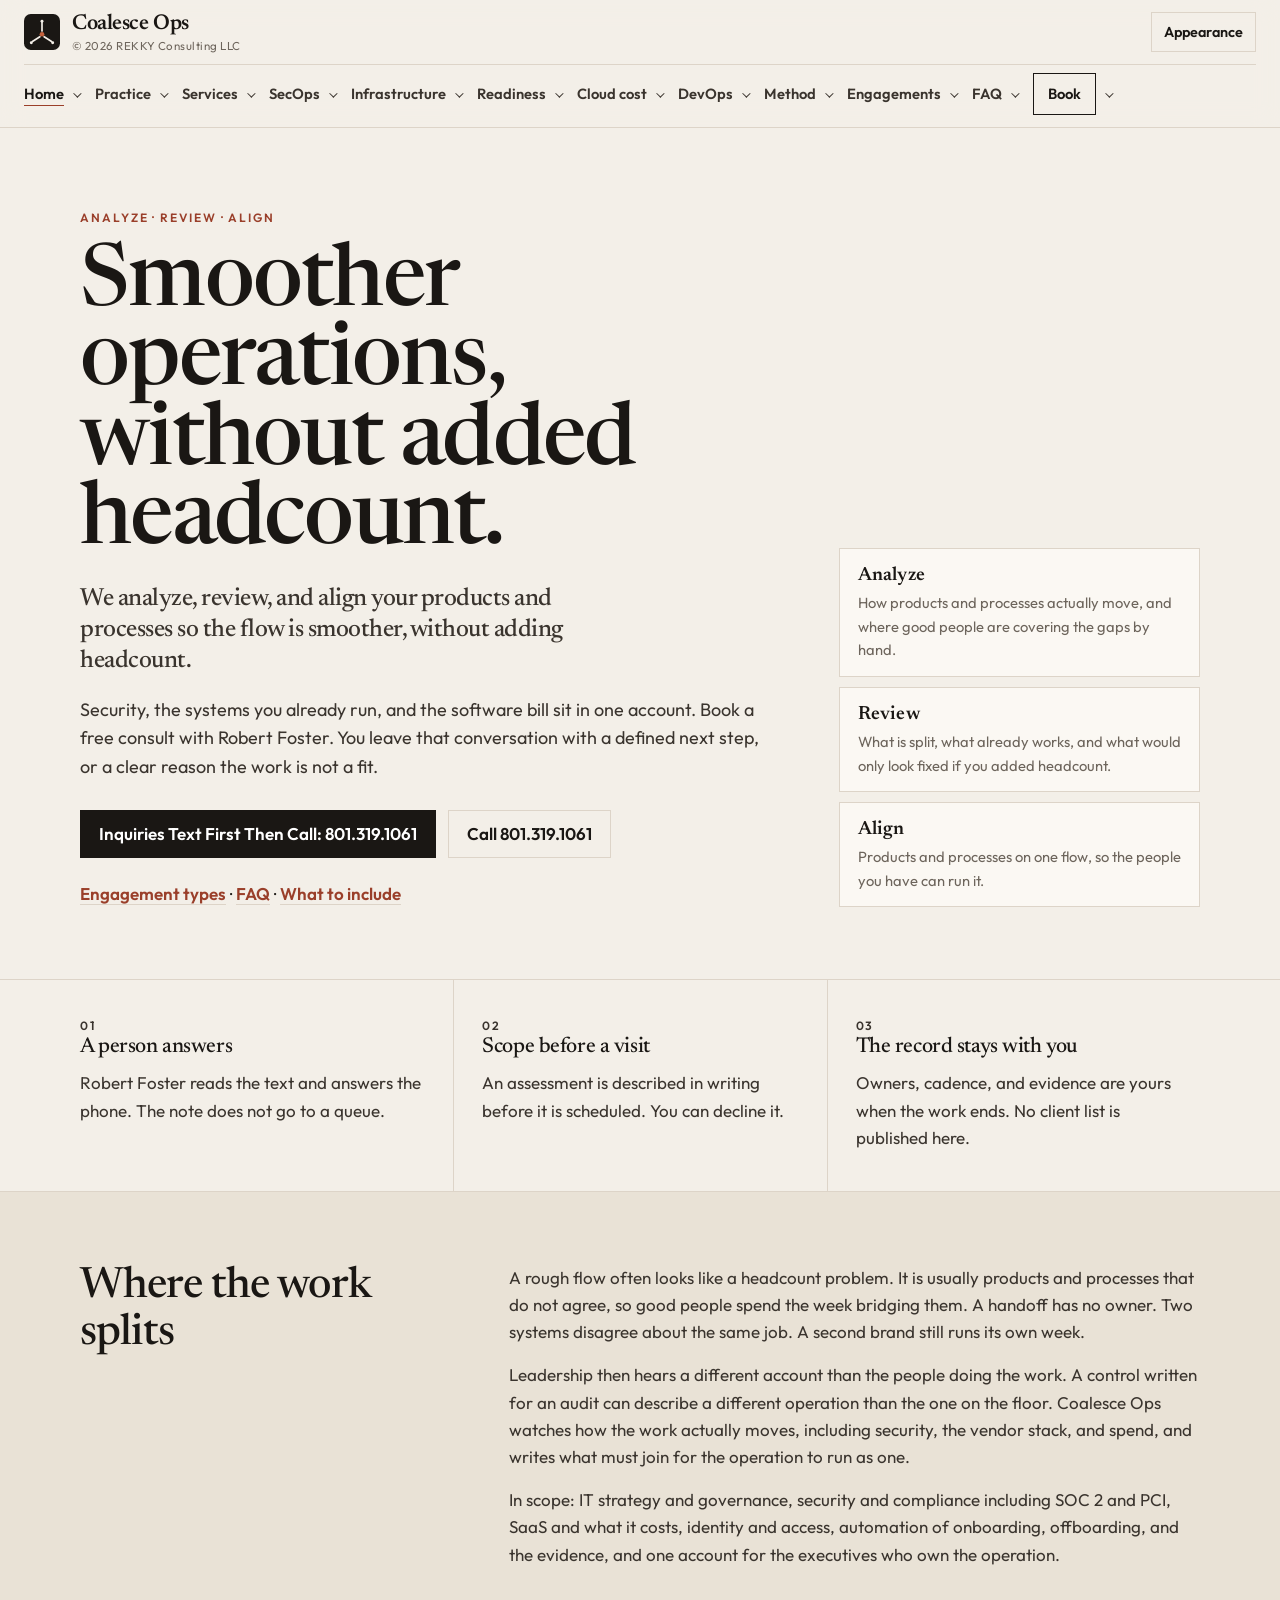
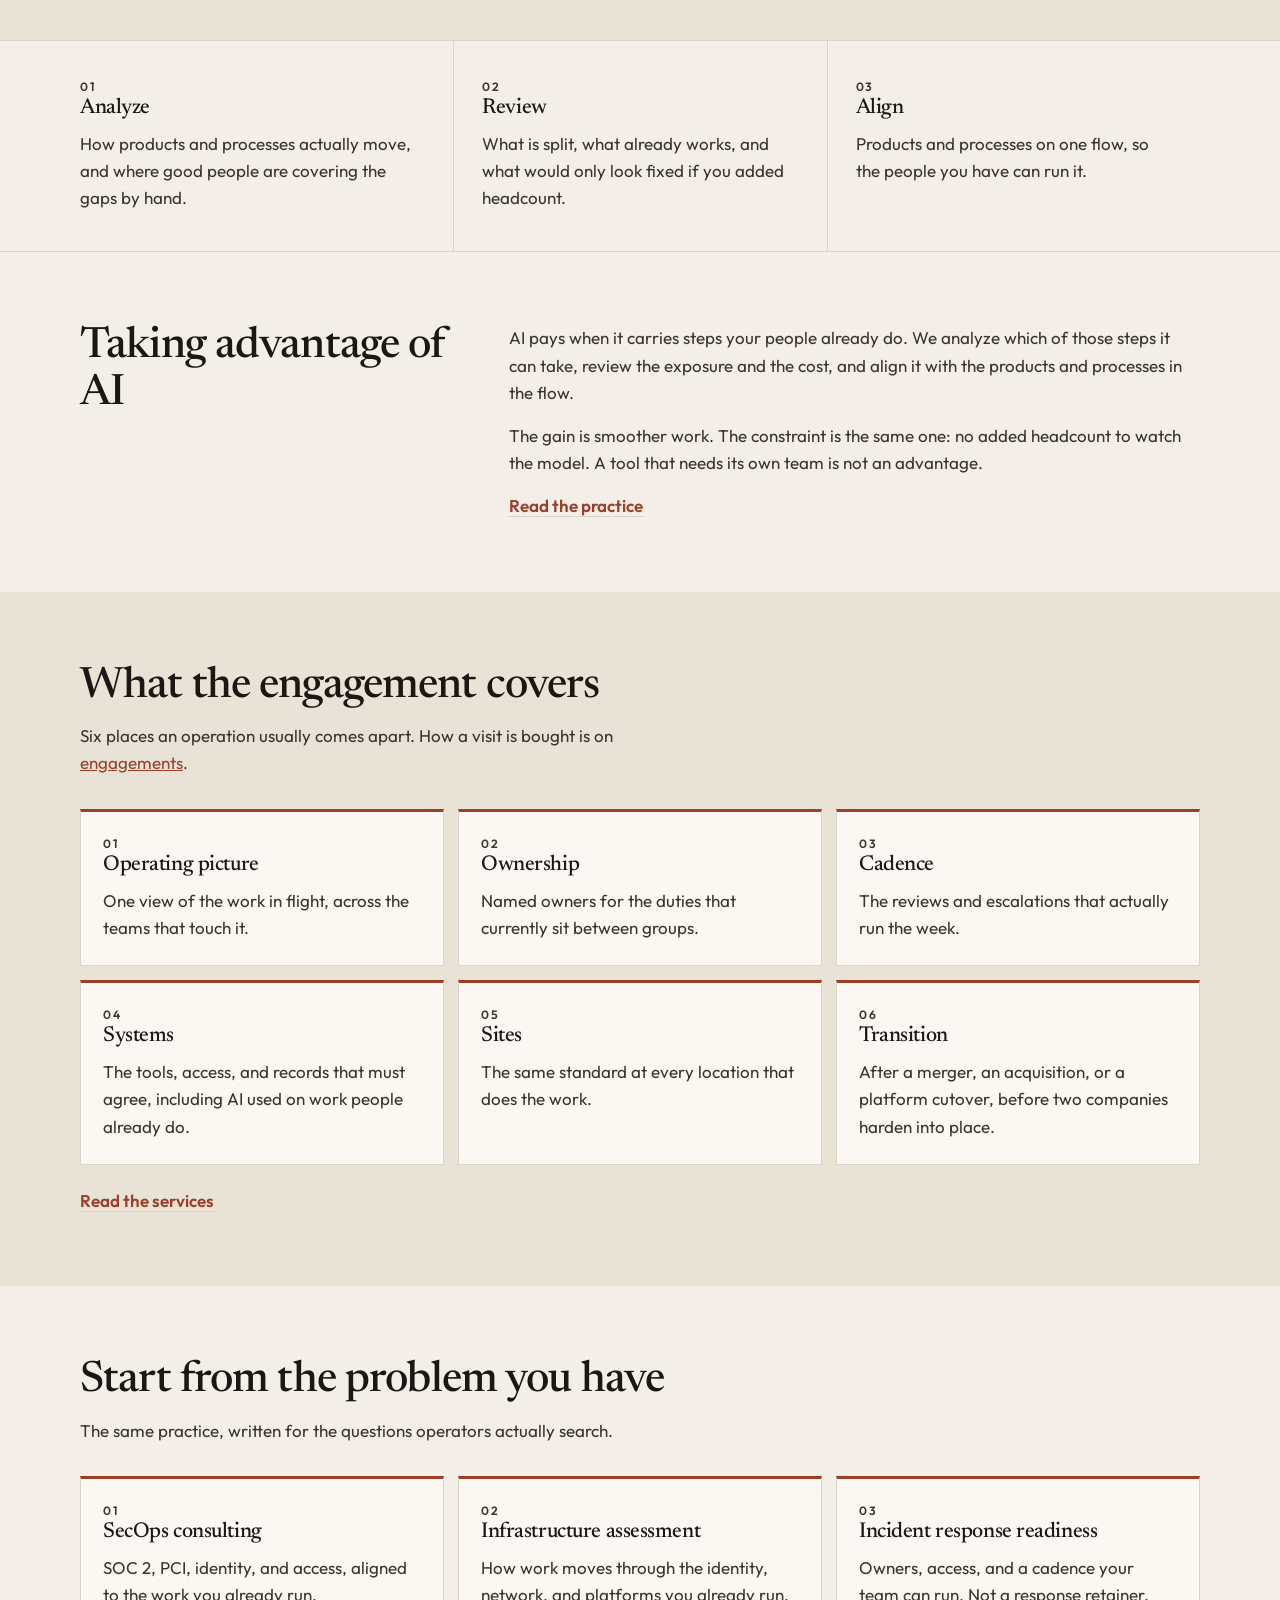
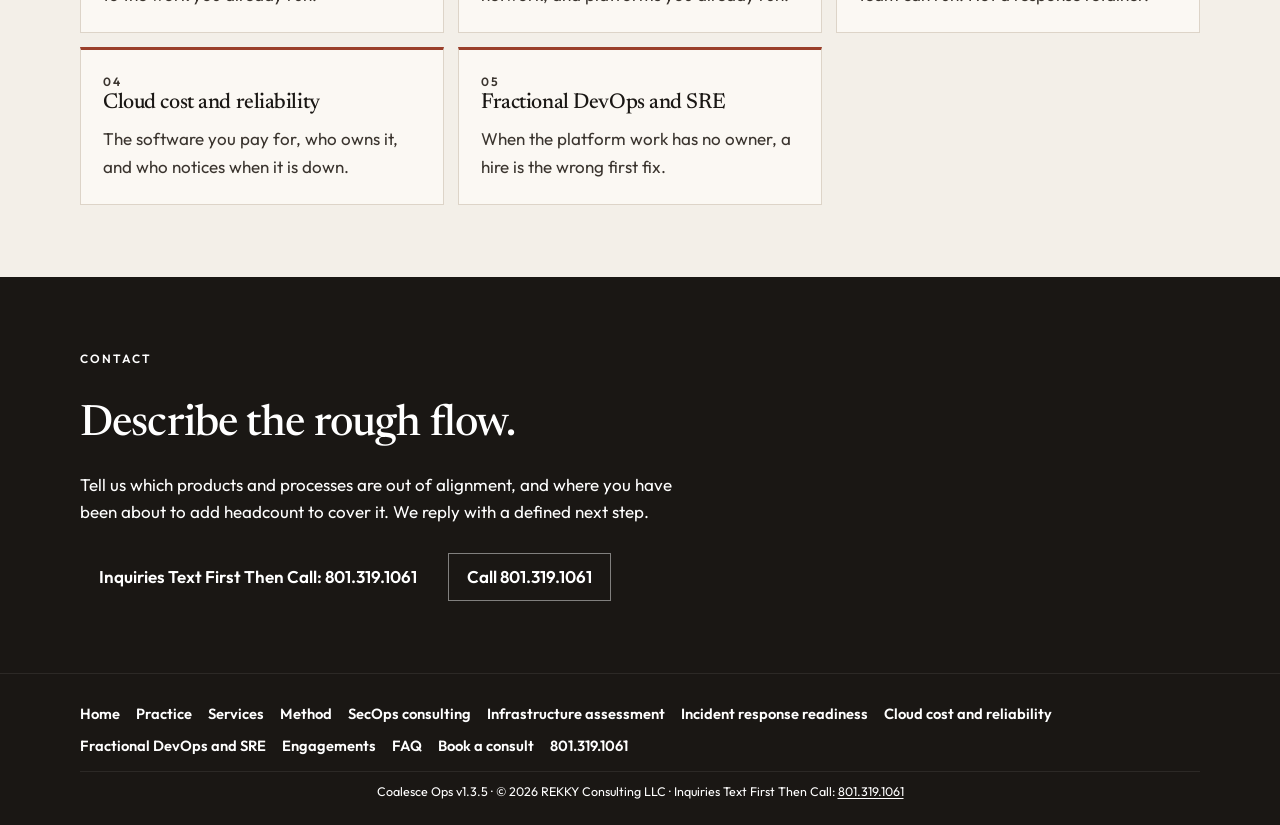
<file: index.html>
<!DOCTYPE html>
<html lang="en">
<head>
  <meta charset="utf-8" />
  <meta name="viewport" content="width=device-width, initial-scale=1" />
  <title>Coalesce Ops — Book a free operations consult</title>
  <meta name="description" content="Book a free consult by text or phone. Coalesce Ops aligns the products, processes, and security you already run, without adding headcount." />
  <meta name="keywords" content="Coalesce Ops, analyze review align, products and processes, AI advantage, AI governance, smoother flow, no added headcount, SOC 2, PCI" />
  <meta name="author" content="Robert Foster" />
  <meta name="robots" content="index, follow" />
  <link rel="canonical" href="https://coalesceops.com/" />
  <link rel="sitemap" type="application/xml" title="Sitemap" href="https://coalesceops.com/sitemap.xml" />
  <meta property="og:type" content="website" />
  <meta property="og:site_name" content="Coalesce Ops" />
  <meta property="og:locale" content="en_US" />
  <meta property="og:title" content="Coalesce Ops — Book a free operations consult" />
  <meta property="og:description" content="Book a free consult by text or phone. Coalesce Ops aligns the products, processes, and security you already run, without adding headcount." />
  <meta property="og:url" content="https://coalesceops.com/" />
  <meta property="og:image" content="https://coalesceops.com/assets/og.png" />
  <meta property="og:image:type" content="image/png" />
  <meta property="og:image:width" content="1200" />
  <meta property="og:image:height" content="630" />
  <meta property="og:image:alt" content="Coalesce Ops — analyze, review, and align the flow" />
  <meta name="twitter:card" content="summary_large_image" />
  <meta name="twitter:title" content="Coalesce Ops — Book a free operations consult" />
  <meta name="twitter:description" content="Book a free consult by text or phone. Coalesce Ops aligns the products, processes, and security you already run, without adding headcount." />
  <meta name="twitter:image" content="https://coalesceops.com/assets/og.png" />
  <meta name="twitter:image:alt" content="Coalesce Ops — analyze, review, and align the flow" />
  <meta name="theme-color" content="#f3efe8" />
  <script>
    (function () {
      var saved = null;
      try { saved = localStorage.getItem("coalesceops-theme"); } catch (e) {}
      var themes = { light: 1, dark: 1, green: 1, "light-green": 1, "dark-green": 1, blue: 1, "light-blue": 1 };
      var colors = { light: "#f3efe8", dark: "#12100e", green: "#1f6b45", "light-green": "#e7f3ea", "dark-green": "#0e1c16", blue: "#1f5c96", "light-blue": "#e7f1f8" };
      var name = themes[saved] ? saved : "light";
      document.documentElement.setAttribute("data-theme", name);
      var meta = document.querySelector('meta[name="theme-color"]');
      if (meta && colors[name]) meta.setAttribute("content", colors[name]);
    })();
  </script>
  <link rel="icon" href="assets/favicon.svg" type="image/svg+xml" />
  <link rel="icon" href="assets/favicon-32.png" type="image/png" sizes="32x32" />
  <link rel="apple-touch-icon" href="assets/apple-touch-icon.png" sizes="180x180" />
  <link rel="manifest" href="site.webmanifest" />
  <!-- site-config:verification -->
  <link rel="preconnect" href="https://fonts.googleapis.com" />
  <link rel="preconnect" href="https://fonts.gstatic.com" crossorigin />
  <link rel="preload" as="style" href="https://fonts.googleapis.com/css2?family=Newsreader:opsz,wght@6..72,500;6..72,600&amp;family=Outfit:wght@400;500;600&amp;display=swap" />
  <link rel="stylesheet" href="https://fonts.googleapis.com/css2?family=Newsreader:opsz,wght@6..72,500;6..72,600&amp;family=Outfit:wght@400;500;600&amp;display=swap" media="print" onload="this.media='all'" />
  <noscript><link rel="stylesheet" href="https://fonts.googleapis.com/css2?family=Newsreader:opsz,wght@6..72,500;6..72,600&amp;family=Outfit:wght@400;500;600&amp;display=swap" /></noscript>
  <link rel="preload" href="assets/site.css?v=1.3.5" as="style" />
  <link rel="stylesheet" href="assets/site.css?v=1.3.5" />
  <script type="application/ld+json">
{
  "@context": "https://schema.org",
  "@graph": [
    {
      "@type": [
        "ProfessionalService",
        "Organization"
      ],
      "@id": "https://coalesceops.com/#business",
      "name": "Coalesce Ops",
      "legalName": "REKKY Consulting LLC",
      "url": "https://coalesceops.com/",
      "image": {
        "@type": "ImageObject",
        "url": "https://coalesceops.com/assets/og.png",
        "width": 1200,
        "height": 630
      },
      "logo": {
        "@type": "ImageObject",
        "url": "https://coalesceops.com/assets/apple-touch-icon.png",
        "width": 180,
        "height": 180
      },
      "telephone": "+1-801-319-1061",
      "description": "Coalesce Ops analyzes, reviews, and aligns products, processes, and AI so the flow is smoother, without adding headcount.",
      "slogan": "We analyze, review, and align your products and processes so the flow is smoother, without adding headcount.",
      "founder": {
        "@type": "Person",
        "name": "Robert Foster"
      },
      "contactPoint": {
        "@type": "ContactPoint",
        "contactType": "consulting",
          "telephone": "+1-801-319-1061",
        "availableLanguage": [
          "English"
        ]
      }
    },
    {
      "@type": "WebSite",
      "@id": "https://coalesceops.com/#website",
      "url": "https://coalesceops.com/",
      "name": "Coalesce Ops",
      "description": "Coalesce Ops analyzes, reviews, and aligns products, processes, and AI so the flow is smoother, without adding headcount.",
      "copyrightHolder": {
        "@type": "Organization",
        "name": "REKKY Consulting LLC"
      },
      "publisher": {
        "@id": "https://coalesceops.com/#business"
      },
      "inLanguage": "en"
    },
    {
      "@type": "WebPage",
      "@id": "https://coalesceops.com/#webpage",
      "url": "https://coalesceops.com/",
      "name": "Coalesce Ops — Book a free operations consult",
      "description": "Book a free consult by text or phone. Coalesce Ops aligns the products, processes, and security you already run, without adding headcount.",
      "isPartOf": {
        "@id": "https://coalesceops.com/#website"
      },
      "inLanguage": "en",
      "primaryImageOfPage": {
        "@type": "ImageObject",
        "url": "https://coalesceops.com/assets/og.png",
        "width": 1200,
        "height": 630
      }
    },
    {
      "@type": "Service",
      "@id": "https://coalesceops.com/services.html#picture",
      "name": "Operating picture",
      "serviceType": "Operating picture",
      "url": "https://coalesceops.com/services.html#picture",
      "description": "One view of the work in flight: what is open, who has it, and which commitment is at risk. Leadership and the floor read the same picture.",
      "provider": {
        "@id": "https://coalesceops.com/#business"
      }
    },
    {
      "@type": "Service",
      "@id": "https://coalesceops.com/services.html#ownership",
      "name": "Ownership",
      "serviceType": "Ownership",
      "url": "https://coalesceops.com/services.html#ownership",
      "description": "A name on every duty that can stall the week, including the handoffs that currently belong to no one. Decisions that sit between groups get an owner.",
      "provider": {
        "@id": "https://coalesceops.com/#business"
      }
    },
    {
      "@type": "Service",
      "@id": "https://coalesceops.com/services.html#cadence",
      "name": "Cadence",
      "serviceType": "Cadence",
      "url": "https://coalesceops.com/services.html#cadence",
      "description": "The meetings, reviews, and escalations that run the week, reduced to the ones that change the work. A calendar full of updates is not a cadence.",
      "provider": {
        "@id": "https://coalesceops.com/#business"
      }
    },
    {
      "@type": "Service",
      "@id": "https://coalesceops.com/services.html#systems",
      "name": "Systems",
      "serviceType": "Systems",
      "url": "https://coalesceops.com/services.html#systems",
      "description": "The tools, access, and records that must agree, including the software already in use and what it costs. AI is aligned to steps people already do. Compliance evidence, including SOC 2 and PCI, has to match those records.",
      "provider": {
        "@id": "https://coalesceops.com/#business"
      }
    },
    {
      "@type": "Service",
      "@id": "https://coalesceops.com/services.html#sites",
      "name": "Sites",
      "serviceType": "Sites",
      "url": "https://coalesceops.com/services.html#sites",
      "description": "The same standard at every location that does the work, with room for what is truly local.",
      "provider": {
        "@id": "https://coalesceops.com/#business"
      }
    },
    {
      "@type": "Service",
      "@id": "https://coalesceops.com/services.html#transition",
      "name": "Transition",
      "serviceType": "Transition",
      "url": "https://coalesceops.com/services.html#transition",
      "description": "After a merger, an acquisition, a leadership change, or a platform cutover, one way of working, one set of access, and controls that match the work, before the old ways harden into two companies again.",
      "provider": {
        "@id": "https://coalesceops.com/#business"
      }
    },
    {
      "@type": "Service",
      "@id": "https://coalesceops.com/secops-consulting.html#service",
      "name": "Security and compliance",
      "serviceType": "Security and compliance",
      "url": "https://coalesceops.com/secops-consulting.html",
      "description": "Security and compliance, including SOC 2 and PCI, with evidence that matches the controls in use, and identity and access reviewed with the rest of the operation.",
      "provider": {
        "@id": "https://coalesceops.com/#business"
      },
      "alternateName": "SecOps consulting"
    },
    {
      "@type": "Service",
      "@id": "https://coalesceops.com/infrastructure-assessment.html#service",
      "name": "Infrastructure assessment",
      "serviceType": "Infrastructure assessment",
      "url": "https://coalesceops.com/infrastructure-assessment.html",
      "description": "A written account of how work moves through the identity, network, and platforms the operation already runs, and where people are covering the gaps by hand.",
      "provider": {
        "@id": "https://coalesceops.com/#business"
      }
    },
    {
      "@type": "Service",
      "@id": "https://coalesceops.com/cloud-cost-reliability.html#service",
      "name": "SaaS governance and vendor cost",
      "serviceType": "SaaS governance and vendor cost",
      "url": "https://coalesceops.com/cloud-cost-reliability.html",
      "description": "A review of the software the operation already pays for and the platforms it already runs: who owns them, what they cost, and who notices when one is down.",
      "provider": {
        "@id": "https://coalesceops.com/#business"
      },
      "alternateName": "Cloud cost and reliability review"
    },
    {
      "@type": "Service",
      "@id": "https://coalesceops.com/#ai",
      "name": "AI on the work",
      "serviceType": "AI on the work",
      "url": "https://coalesceops.com/#ai",
      "description": "AI used on steps people already do, reviewed for exposure and cost, and aligned with the products and processes in the flow.",
      "provider": {
        "@id": "https://coalesceops.com/#business"
      }
    },
    {
      "@type": "Service",
      "@id": "https://coalesceops.com/practice.html#strategy",
      "name": "IT strategy and governance",
      "serviceType": "IT strategy and governance",
      "url": "https://coalesceops.com/practice.html#strategy",
      "description": "IT strategy and governance, and one account for the executives who own the operation.",
      "provider": {
        "@id": "https://coalesceops.com/#business"
      }
    }
  ]
}
  </script>
</head>
<body>
  <a class="skip" href="#main">Skip to content</a>
  <header class="top">
    <a class="brand" href="/">
      <img src="assets/favicon.svg" width="36" height="36" alt="Coalesce Ops logo" />
      <span class="brand-text">
        <span class="brand-name">Coalesce Ops</span>
        <span class="brand-legal">© 2026 REKKY Consulting LLC</span>
      </span>
    </a>
<!-- site-nav:start -->
  <nav class="nav" id="site-nav" aria-label="Primary">
    <div class="nav-group">
      <a class="nav-link" href="/">Home</a>
      <details class="nav-sections">
        <summary><span class="sr-only">Home sections</span></summary>
        <div class="nav-panel">
          <a href="/#split">Where the work splits</a>
          <a href="/#standard">Analyze, review, align</a>
          <a href="/#ai">Taking advantage of AI</a>
          <a href="/#trust">What you can count on</a>
          <a href="/#engagements">What the engagement covers</a>
          <a href="/#start">Start from the problem you have</a>
        </div>
      </details>
    </div>
    <div class="nav-group">
      <a class="nav-link" href="practice.html">Practice</a>
      <details class="nav-sections">
        <summary><span class="sr-only">Practice sections</span></summary>
        <div class="nav-panel">
          <a href="practice.html#meaning">What coalesce means</a>
          <a href="practice.html#scope">In scope</a>
          <a href="practice.html#strategy">Strategy</a>
          <a href="practice.html#security">Security and compliance</a>
          <a href="practice.html#systems-cost">Systems and cost</a>
          <a href="practice.html#ai-work">AI on the work</a>
          <a href="practice.html#remains">What remains</a>
        </div>
      </details>
    </div>
    <div class="nav-group">
      <a class="nav-link" href="services.html">Services</a>
      <details class="nav-sections">
        <summary><span class="sr-only">Services sections</span></summary>
        <div class="nav-panel">
          <a href="services.html#picture">Operating picture</a>
          <a href="services.html#ownership">Ownership</a>
          <a href="services.html#cadence">Cadence</a>
          <a href="services.html#systems">Systems</a>
          <a href="services.html#sites">Sites</a>
          <a href="services.html#transition">Transition</a>
        </div>
      </details>
    </div>
    <div class="nav-group">
      <a class="nav-link" href="secops-consulting.html">SecOps</a>
      <details class="nav-sections">
        <summary><span class="sr-only">SecOps consulting sections</span></summary>
        <div class="nav-panel">
          <a href="secops-consulting.html#why">Why this search starts</a>
          <a href="secops-consulting.html#covers">What is in scope</a>
          <a href="secops-consulting.html#prepare">Before the first call</a>
          <a href="secops-consulting.html#ai-fit">Where AI fits</a>
          <a href="secops-consulting.html#limits">What this is not</a>
          <a href="secops-consulting.html#result">What you leave with</a>
        </div>
      </details>
    </div>
    <div class="nav-group">
      <a class="nav-link" href="infrastructure-assessment.html">Infrastructure</a>
      <details class="nav-sections">
        <summary><span class="sr-only">Infrastructure assessment sections</span></summary>
        <div class="nav-panel">
          <a href="infrastructure-assessment.html#when">When to ask for one</a>
          <a href="infrastructure-assessment.html#examine">What we look at</a>
          <a href="infrastructure-assessment.html#path">Walk one job</a>
          <a href="infrastructure-assessment.html#result">What you receive</a>
          <a href="infrastructure-assessment.html#cost">Cost on the same picture</a>
        </div>
      </details>
    </div>
    <div class="nav-group">
      <a class="nav-link" href="incident-response-readiness.html">Readiness</a>
      <details class="nav-sections">
        <summary><span class="sr-only">Incident response readiness sections</span></summary>
        <div class="nav-panel">
          <a href="incident-response-readiness.html#failure">Where it breaks</a>
          <a href="incident-response-readiness.html#questions">Questions that show readiness</a>
          <a href="incident-response-readiness.html#prepare">What to put in place</a>
          <a href="incident-response-readiness.html#limits">What we will not do</a>
          <a href="incident-response-readiness.html#prove">Prove it on a quiet week</a>
        </div>
      </details>
    </div>
    <div class="nav-group">
      <a class="nav-link" href="cloud-cost-reliability.html">Cloud cost</a>
      <details class="nav-sections">
        <summary><span class="sr-only">Cloud cost and reliability sections</span></summary>
        <div class="nav-panel">
          <a href="cloud-cost-reliability.html#promise">What we will not promise</a>
          <a href="cloud-cost-reliability.html#cost">Cost, as an operator</a>
          <a href="cloud-cost-reliability.html#reliability">Reliability without a new team</a>
          <a href="cloud-cost-reliability.html#cutover">After a cutover</a>
        </div>
      </details>
    </div>
    <div class="nav-group">
      <a class="nav-link" href="fractional-devops-sre.html">DevOps</a>
      <details class="nav-sections">
        <summary><span class="sr-only">Fractional DevOps and SRE sections</span></summary>
        <div class="nav-panel">
          <a href="fractional-devops-sre.html#search">What the search is buying</a>
          <a href="fractional-devops-sre.html#practice">What this practice does</a>
          <a href="fractional-devops-sre.html#second">When a fractional engineer is second</a>
          <a href="fractional-devops-sre.html#prepare">Before the job post</a>
          <a href="fractional-devops-sre.html#result">How an engagement ends</a>
        </div>
      </details>
    </div>
    <div class="nav-group">
      <a class="nav-link" href="method.html">Method</a>
      <details class="nav-sections">
        <summary><span class="sr-only">Method sections</span></summary>
        <div class="nav-panel">
          <a href="method.html#map">Map</a>
          <a href="method.html#name">Name</a>
          <a href="method.html#join">Join</a>
          <a href="method.html#prove">Prove</a>
          <a href="method.html#leave">Leave</a>
          <a href="method.html#analyze">Analyze</a>
          <a href="method.html#review">Review</a>
          <a href="method.html#align">Align</a>
        </div>
      </details>
    </div>
    <div class="nav-group align-end">
      <a class="nav-link" href="engagements.html">Engagements</a>
      <details class="nav-sections">
        <summary><span class="sr-only">Engagement sections</span></summary>
        <div class="nav-panel">
          <a href="engagements.html#consult">Free consult</a>
          <a href="engagements.html#assessment">Assessment</a>
          <a href="engagements.html#alignment">Alignment</a>
          <a href="engagements.html#not">What is not included</a>
        </div>
      </details>
    </div>
    <div class="nav-group align-end">
      <a class="nav-link" href="faq.html">FAQ</a>
      <details class="nav-sections">
        <summary><span class="sr-only">FAQ sections</span></summary>
        <div class="nav-panel">
          <a href="faq.html#booking">Booking</a>
          <a href="faq.html#scope">Scope and price</a>
          <a href="faq.html#limits">What this is not</a>
          <a href="faq.html#record">The record</a>
        </div>
      </details>
    </div>
    <div class="nav-group align-end">
      <a class="nav-link nav-cta" href="contact.html">Book</a>
      <details class="nav-sections">
        <summary><span class="sr-only">Booking sections</span></summary>
        <div class="nav-panel">
          <a href="contact.html#book">How to book</a>
          <a href="contact.html#include">What to include</a>
          <a href="contact.html#expect">What you can expect</a>
          <a href="contact.html#privacy">What stays private</a>
        </div>
      </details>
    </div>
  </nav>
  <!-- site-nav:end -->
    <div class="header-tools">
      <div class="settings">
        <button type="button" class="settings-btn" id="settings-toggle" aria-expanded="false" aria-controls="settings-panel">Appearance</button>
        <div class="settings-panel" id="settings-panel" hidden>
          <p class="settings-label" id="settings-label">Appearance</p>
          <div class="theme-list" role="radiogroup" aria-labelledby="settings-label">
            <button type="button" role="radio" data-theme="light" aria-checked="true">Light</button>
            <button type="button" role="radio" data-theme="dark" aria-checked="false">Dark</button>
            <button type="button" role="radio" data-theme="green" aria-checked="false">Green</button>
            <button type="button" role="radio" data-theme="light-green" aria-checked="false">Light green</button>
            <button type="button" role="radio" data-theme="dark-green" aria-checked="false">Dark green</button>
            <button type="button" role="radio" data-theme="blue" aria-checked="false">Blue</button>
            <button type="button" role="radio" data-theme="light-blue" aria-checked="false">Light blue</button>
          </div>
        </div>
      </div>
    </div>
  </header>

  <main id="main">

    <section class="hero">
      <div class="wrap hero-grid">
        <div>
          <p class="eyebrow">Analyze · Review · Align</p>
          <h1>Smoother operations, without added headcount.</h1>
          <p class="motto">We analyze, review, and align your products and processes so the flow is smoother, without adding headcount.</p>
          <p class="lede">Security, the systems you already run, and the software bill sit in one account. Book a free consult with Robert Foster. You leave that conversation with a defined next step, or a clear reason the work is not a fit.</p>
          <div class="hero-cta">
            <a class="btn primary" href="sms:+18013191061">Inquiries Text First Then Call: 801.319.1061</a>
            <a class="btn ghost" href="tel:+18013191061">Call 801.319.1061</a>
          </div>
          <p class="section-link"><a href="engagements.html">Engagement types</a> · <a href="faq.html">FAQ</a> · <a href="contact.html">What to include</a></p>
        </div>
        <nav class="rail" aria-label="The standard">
          <a href="method.html#analyze"><strong>Analyze</strong><span>How products and processes actually move, and where good people are covering the gaps by hand.</span></a>
          <a href="method.html#review"><strong>Review</strong><span>What is split, what already works, and what would only look fixed if you added headcount.</span></a>
          <a href="method.html#align"><strong>Align</strong><span>Products and processes on one flow, so the people you have can run it.</span></a>
        </nav>
      </div>
    </section>


    <section class="facts" id="trust" aria-label="What you can count on">
      <div class="wrap facts-grid">
        <article>
          <p class="num">01</p>
          <h2>A person answers</h2>
          <p>Robert Foster reads the text and answers the phone. The note does not go to a queue.</p>
        </article>
        <article>
          <p class="num">02</p>
          <h2>Scope before a visit</h2>
          <p>An assessment is described in writing before it is scheduled. You can decline it.</p>
        </article>
        <article>
          <p class="num">03</p>
          <h2>The record stays with you</h2>
          <p>Owners, cadence, and evidence are yours when the work ends. No client list is published here.</p>
        </article>
      </div>
    </section>

    <section class="band alt" id="split">
      <div class="wrap split">
        <h2>Where the work splits</h2>
        <div class="prose">
          <p>A rough flow often looks like a headcount problem. It is usually products and processes that do not agree, so good people spend the week bridging them. A handoff has no owner. Two systems disagree about the same job. A second brand still runs its own week.</p>
          <p>Leadership then hears a different account than the people doing the work. A control written for an audit can describe a different operation than the one on the floor. Coalesce Ops watches how the work actually moves, including security, the vendor stack, and spend, and writes what must join for the operation to run as one.</p>
          <p>In scope: IT strategy and governance, security and compliance including SOC 2 and PCI, SaaS and what it costs, identity and access, automation of onboarding, offboarding, and the evidence, and one account for the executives who own the operation.</p>
        </div>
      </div>
    </section>

    <section class="facts" id="standard" aria-label="The standard">
      <div class="wrap facts-grid">
        <article>
          <p class="num">01</p>
          <h2>Analyze</h2>
          <p>How products and processes actually move, and where good people are covering the gaps by hand.</p>
        </article>
        <article>
          <p class="num">02</p>
          <h2>Review</h2>
          <p>What is split, what already works, and what would only look fixed if you added headcount.</p>
        </article>
        <article>
          <p class="num">03</p>
          <h2>Align</h2>
          <p>Products and processes on one flow, so the people you have can run it.</p>
        </article>
      </div>
    </section>

    <section class="band" id="ai">
      <div class="wrap split">
        <h2>Taking advantage of AI</h2>
        <div class="prose">
          <p>AI pays when it carries steps your people already do. We analyze which of those steps it can take, review the exposure and the cost, and align it with the products and processes in the flow.</p>
          <p>The gain is smoother work. The constraint is the same one: no added headcount to watch the model. A tool that needs its own team is not an advantage.</p>
          <p class="section-link"><a href="practice.html#ai-work">Read the practice</a></p>
        </div>
      </div>
    </section>

    <section class="band alt" id="engagements">
      <div class="wrap">
        <header class="section-head">
          <h2>What the engagement covers</h2>
          <p>Six places an operation usually comes apart. How a visit is bought is on <a href="engagements.html">engagements</a>.</p>
        </header>
        <div class="cards">
          <article class="card">
            <p class="num">01</p>
            <h3><a href="services.html#picture">Operating picture</a></h3>
            <p>One view of the work in flight, across the teams that touch it.</p>
          </article>
          <article class="card">
            <p class="num">02</p>
            <h3><a href="services.html#ownership">Ownership</a></h3>
            <p>Named owners for the duties that currently sit between groups.</p>
          </article>
          <article class="card">
            <p class="num">03</p>
            <h3><a href="services.html#cadence">Cadence</a></h3>
            <p>The reviews and escalations that actually run the week.</p>
          </article>
          <article class="card">
            <p class="num">04</p>
            <h3><a href="services.html#systems">Systems</a></h3>
            <p>The tools, access, and records that must agree, including AI used on work people already do.</p>
          </article>
          <article class="card">
            <p class="num">05</p>
            <h3><a href="services.html#sites">Sites</a></h3>
            <p>The same standard at every location that does the work.</p>
          </article>
          <article class="card">
            <p class="num">06</p>
            <h3><a href="services.html#transition">Transition</a></h3>
            <p>After a merger, an acquisition, or a platform cutover, before two companies harden into place.</p>
          </article>
        </div>
        <p class="section-link"><a href="services.html">Read the services</a></p>
      </div>
    </section>

    <section class="band" id="start">
      <div class="wrap">
        <header class="section-head">
          <h2>Start from the problem you have</h2>
          <p>The same practice, written for the questions operators actually search.</p>
        </header>
        <div class="cards">
          <article class="card">
            <p class="num">01</p>
            <h3><a href="secops-consulting.html">SecOps consulting</a></h3>
            <p>SOC 2, PCI, identity, and access, aligned to the work you already run.</p>
          </article>
          <article class="card">
            <p class="num">02</p>
            <h3><a href="infrastructure-assessment.html">Infrastructure assessment</a></h3>
            <p>How work moves through the identity, network, and platforms you already run.</p>
          </article>
          <article class="card">
            <p class="num">03</p>
            <h3><a href="incident-response-readiness.html">Incident response readiness</a></h3>
            <p>Owners, access, and a cadence your team can run. Not a response retainer.</p>
          </article>
          <article class="card">
            <p class="num">04</p>
            <h3><a href="cloud-cost-reliability.html">Cloud cost and reliability</a></h3>
            <p>The software you pay for, who owns it, and who notices when it is down.</p>
          </article>
          <article class="card">
            <p class="num">05</p>
            <h3><a href="fractional-devops-sre.html">Fractional DevOps and SRE</a></h3>
            <p>When the platform work has no owner, a hire is the wrong first fix.</p>
          </article>
        </div>
      </div>
    </section>

    <section class="cta-band">
      <div class="wrap">
        <p class="eyebrow">Contact</p>
        <h2>Describe the rough flow.</h2>
        <p>Tell us which products and processes are out of alignment, and where you have been about to add headcount to cover it. We reply with a defined next step.</p>
        <div class="hero-cta">
          <a class="btn primary" href="sms:+18013191061">Inquiries Text First Then Call: 801.319.1061</a>
          <a class="btn ghost" href="tel:+18013191061">Call 801.319.1061</a>
        </div>
      </div>
    </section>
  </main>

  <footer class="site-foot">
    <div class="wrap">
      <nav class="foot-nav" aria-label="Site">
        <a href="/">Home</a>
        <a href="practice.html">Practice</a>
        <a href="services.html">Services</a>
        <a href="method.html">Method</a>
        <a href="secops-consulting.html">SecOps consulting</a>
        <a href="infrastructure-assessment.html">Infrastructure assessment</a>
        <a href="incident-response-readiness.html">Incident response readiness</a>
        <a href="cloud-cost-reliability.html">Cloud cost and reliability</a>
        <a href="fractional-devops-sre.html">Fractional DevOps and SRE</a>
        <a href="engagements.html">Engagements</a>
        <a href="faq.html">FAQ</a>
        <a href="contact.html">Book a consult</a>
        <a href="tel:+18013191061">801.319.1061</a>
      </nav>
      <p class="foot-meta"><span class="foot-meta-part">Coalesce Ops v1.3.5</span><span class="foot-meta-part">© 2026 REKKY Consulting LLC</span><span>Inquiries Text First Then Call: <a href="sms:+18013191061">801.319.1061</a></span></p>
    </div>
  </footer>
  <script src="assets/site.js?v=1.3.5" defer></script>
</body>
</html>
</file>
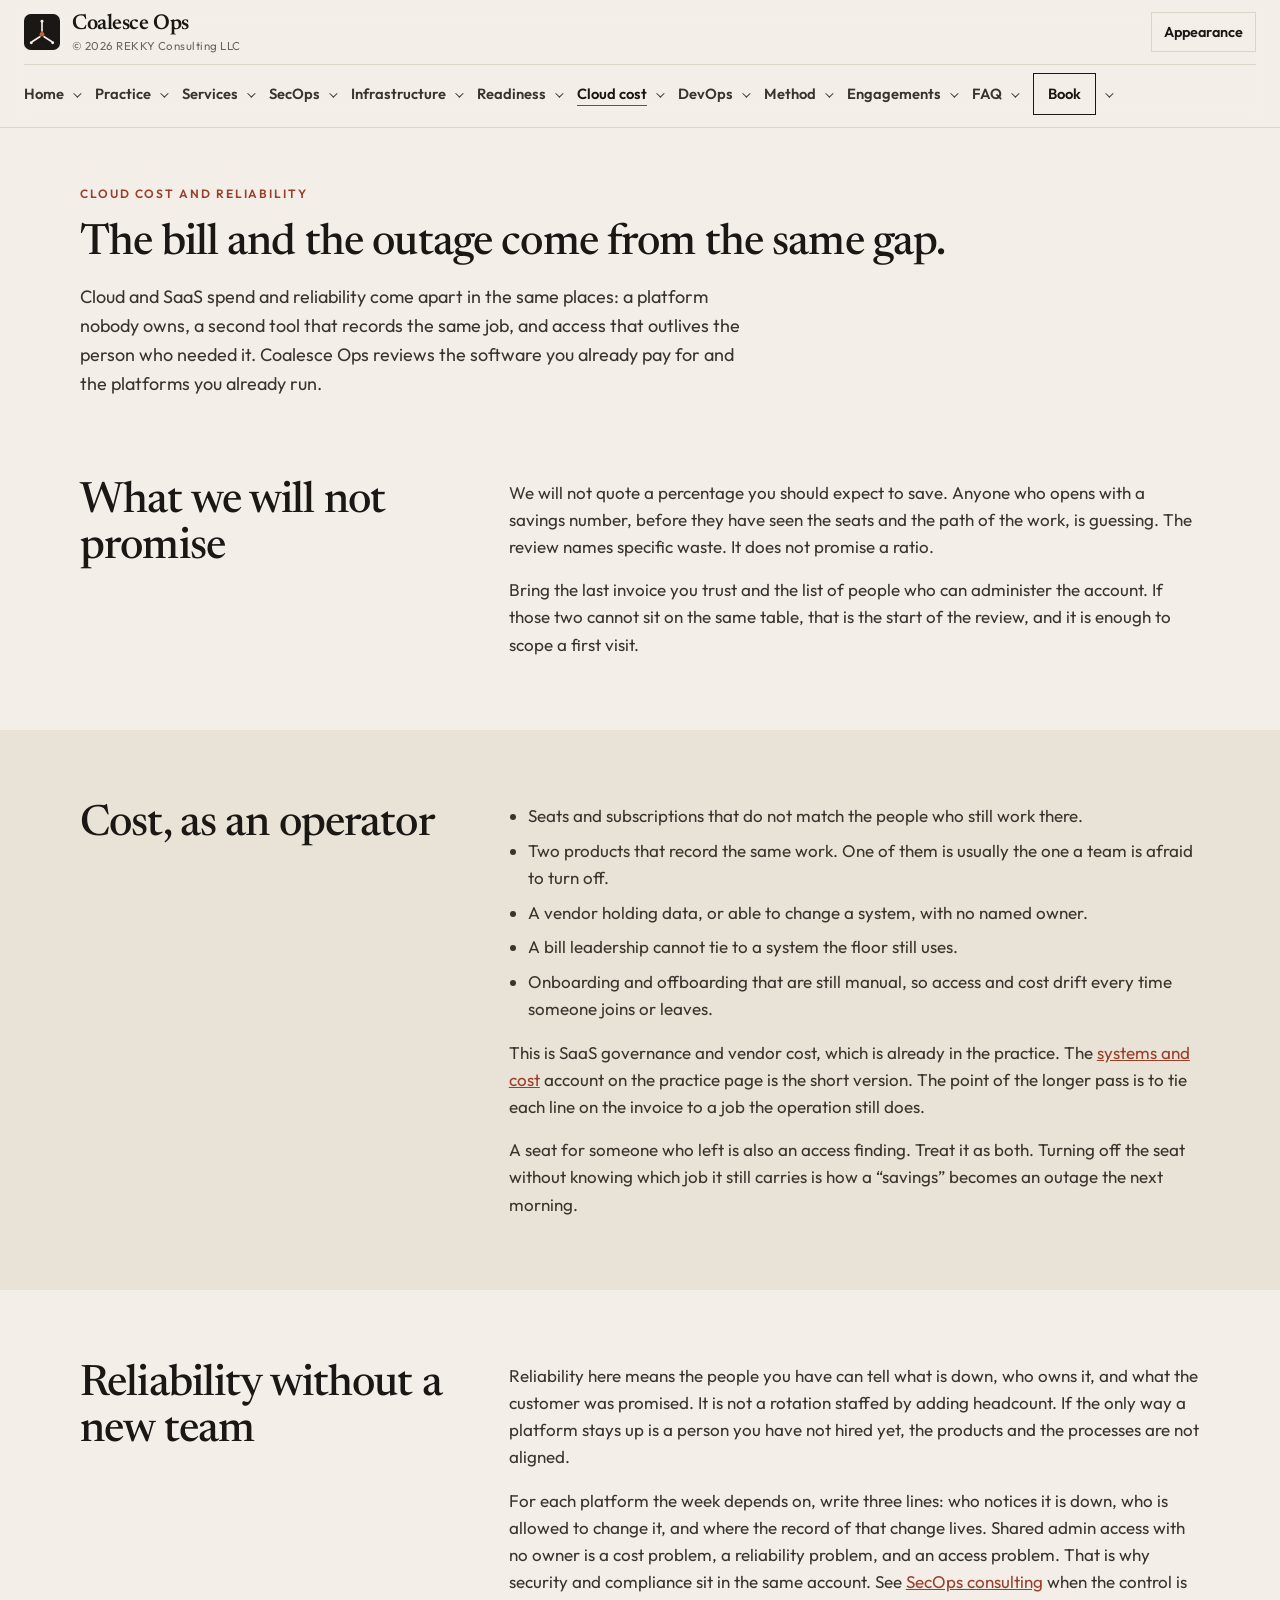
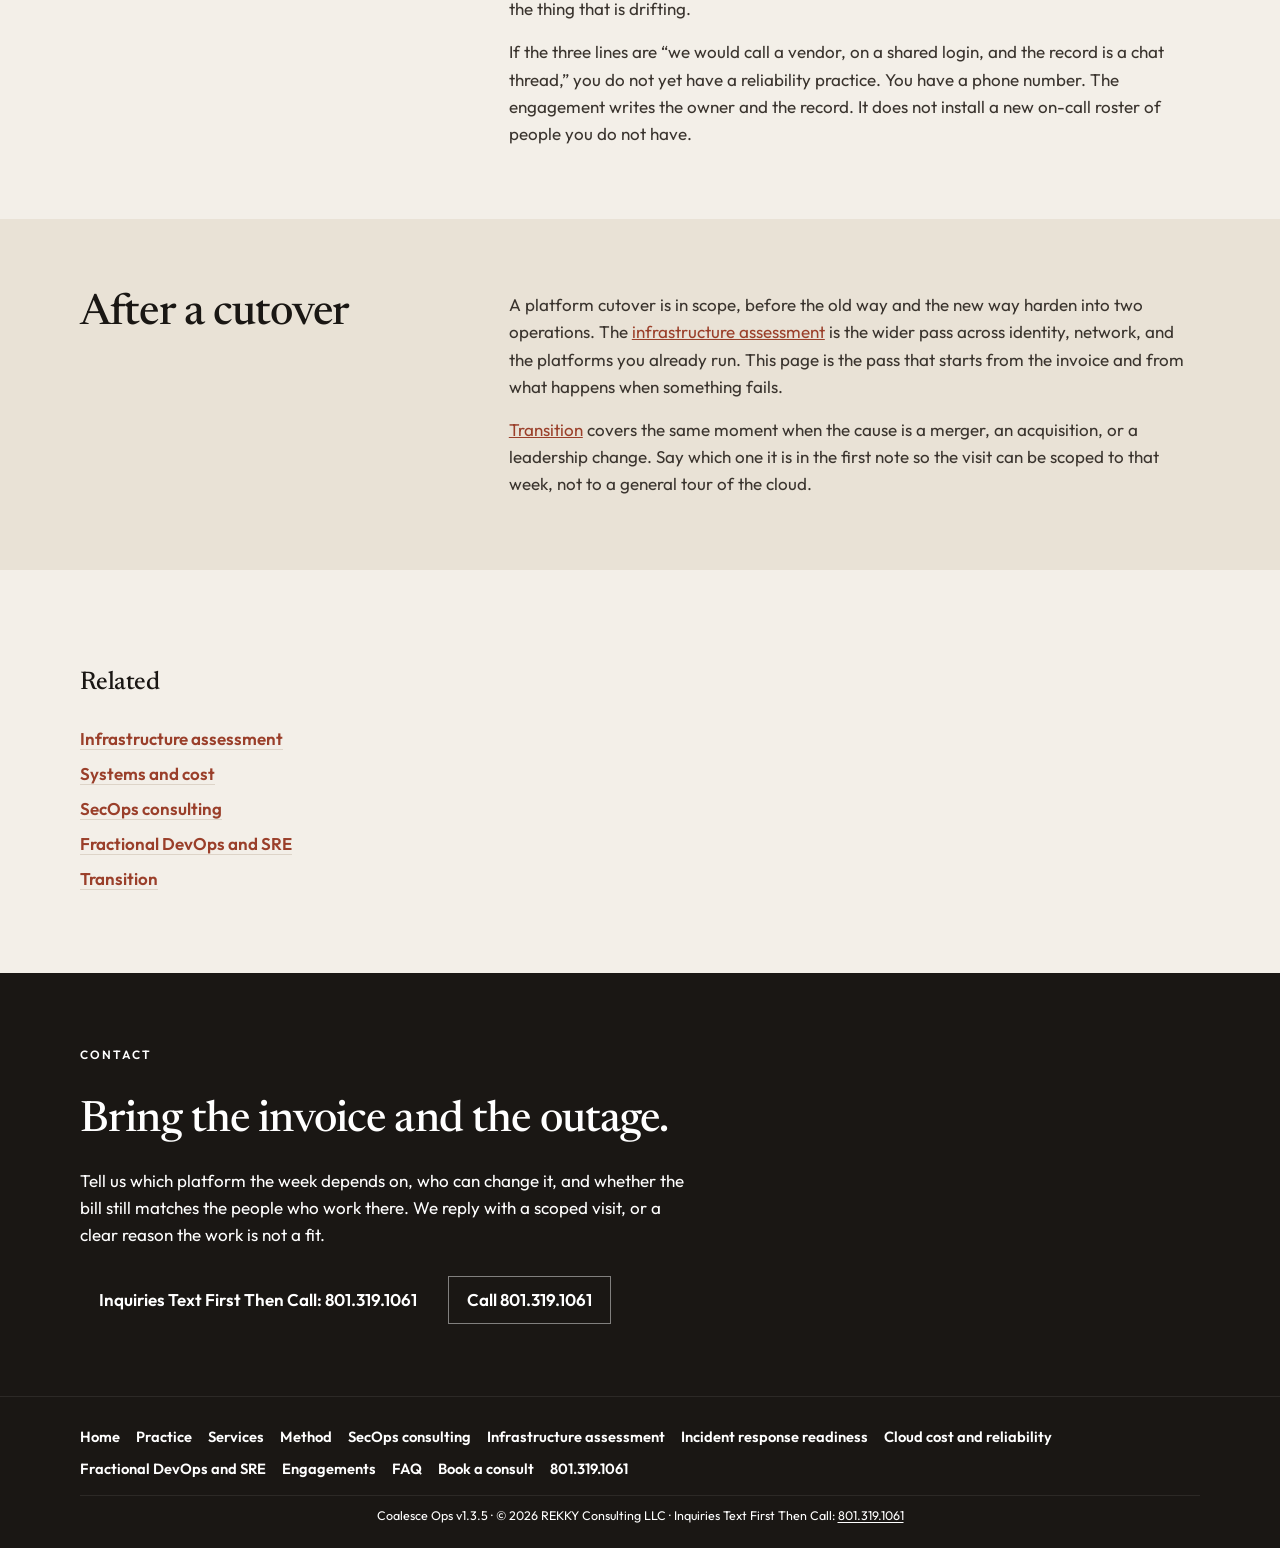
<file: cloud-cost-reliability.html>
<!DOCTYPE html>
<html lang="en">
<head>
  <meta charset="utf-8" />
  <meta name="viewport" content="width=device-width, initial-scale=1" />
  <title>Cloud cost and reliability — Coalesce Ops</title>
  <meta name="description" content="A cloud and SaaS cost and reliability review: unused seats, overlapping tools, access with no owner, and who notices when a platform is down." />
  <meta name="author" content="Robert Foster" />
  <meta name="robots" content="index, follow" />
  <link rel="canonical" href="https://coalesceops.com/cloud-cost-reliability.html" />
  <link rel="sitemap" type="application/xml" title="Sitemap" href="https://coalesceops.com/sitemap.xml" />
  <meta property="og:type" content="website" />
  <meta property="og:site_name" content="Coalesce Ops" />
  <meta property="og:locale" content="en_US" />
  <meta property="og:title" content="Cloud cost and reliability — Coalesce Ops" />
  <meta property="og:description" content="A cloud and SaaS cost and reliability review: unused seats, overlapping tools, access with no owner, and who notices when a platform is down." />
  <meta property="og:url" content="https://coalesceops.com/cloud-cost-reliability.html" />
  <meta property="og:image" content="https://coalesceops.com/assets/og.png" />
  <meta property="og:image:type" content="image/png" />
  <meta property="og:image:width" content="1200" />
  <meta property="og:image:height" content="630" />
  <meta property="og:image:alt" content="Coalesce Ops — analyze, review, and align the flow" />
  <meta name="twitter:card" content="summary_large_image" />
  <meta name="twitter:title" content="Cloud cost and reliability — Coalesce Ops" />
  <meta name="twitter:description" content="A cloud and SaaS cost and reliability review: unused seats, overlapping tools, access with no owner, and who notices when a platform is down." />
  <meta name="twitter:image" content="https://coalesceops.com/assets/og.png" />
  <meta name="twitter:image:alt" content="Coalesce Ops — analyze, review, and align the flow" />
  <meta name="theme-color" content="#f3efe8" />
  <script>
    (function () {
      var saved = null;
      try { saved = localStorage.getItem("coalesceops-theme"); } catch (e) {}
      var themes = { light: 1, dark: 1, green: 1, "light-green": 1, "dark-green": 1, blue: 1, "light-blue": 1 };
      var colors = { light: "#f3efe8", dark: "#12100e", green: "#1f6b45", "light-green": "#e7f3ea", "dark-green": "#0e1c16", blue: "#1f5c96", "light-blue": "#e7f1f8" };
      var name = themes[saved] ? saved : "light";
      document.documentElement.setAttribute("data-theme", name);
      var meta = document.querySelector('meta[name="theme-color"]');
      if (meta && colors[name]) meta.setAttribute("content", colors[name]);
    })();
  </script>
  <link rel="icon" href="assets/favicon.svg" type="image/svg+xml" />
  <link rel="icon" href="assets/favicon-32.png" type="image/png" sizes="32x32" />
  <link rel="apple-touch-icon" href="assets/apple-touch-icon.png" sizes="180x180" />
  <link rel="manifest" href="site.webmanifest" />
  <!-- site-config:verification -->
  <link rel="preconnect" href="https://fonts.googleapis.com" />
  <link rel="preconnect" href="https://fonts.gstatic.com" crossorigin />
  <link rel="preload" as="style" href="https://fonts.googleapis.com/css2?family=Newsreader:opsz,wght@6..72,500;6..72,600&amp;family=Outfit:wght@400;500;600&amp;display=swap" />
  <link rel="stylesheet" href="https://fonts.googleapis.com/css2?family=Newsreader:opsz,wght@6..72,500;6..72,600&amp;family=Outfit:wght@400;500;600&amp;display=swap" media="print" onload="this.media='all'" />
  <noscript><link rel="stylesheet" href="https://fonts.googleapis.com/css2?family=Newsreader:opsz,wght@6..72,500;6..72,600&amp;family=Outfit:wght@400;500;600&amp;display=swap" /></noscript>
  <link rel="preload" href="assets/site.css?v=1.3.5" as="style" />
  <link rel="stylesheet" href="assets/site.css?v=1.3.5" />
  <script type="application/ld+json">
{
  "@context": "https://schema.org",
  "@graph": [
    {
      "@type": [
        "ProfessionalService",
        "Organization"
      ],
      "@id": "https://coalesceops.com/#business",
      "name": "Coalesce Ops",
      "legalName": "REKKY Consulting LLC",
      "url": "https://coalesceops.com/",
      "image": {
        "@type": "ImageObject",
        "url": "https://coalesceops.com/assets/og.png",
        "width": 1200,
        "height": 630
      },
      "logo": {
        "@type": "ImageObject",
        "url": "https://coalesceops.com/assets/apple-touch-icon.png",
        "width": 180,
        "height": 180
      },
      "telephone": "+1-801-319-1061",
      "description": "Coalesce Ops analyzes, reviews, and aligns products, processes, and AI so the flow is smoother, without adding headcount.",
      "slogan": "We analyze, review, and align your products and processes so the flow is smoother, without adding headcount.",
      "founder": {
        "@type": "Person",
        "name": "Robert Foster"
      },
      "contactPoint": {
        "@type": "ContactPoint",
        "contactType": "consulting",
          "telephone": "+1-801-319-1061",
        "availableLanguage": [
          "English"
        ]
      }
    },
    {
      "@type": "WebSite",
      "@id": "https://coalesceops.com/#website",
      "url": "https://coalesceops.com/",
      "name": "Coalesce Ops",
      "description": "Coalesce Ops analyzes, reviews, and aligns products, processes, and AI so the flow is smoother, without adding headcount.",
      "copyrightHolder": {
        "@type": "Organization",
        "name": "REKKY Consulting LLC"
      },
      "publisher": {
        "@id": "https://coalesceops.com/#business"
      },
      "inLanguage": "en"
    },
    {
      "@type": "WebPage",
      "@id": "https://coalesceops.com/cloud-cost-reliability.html#webpage",
      "url": "https://coalesceops.com/cloud-cost-reliability.html",
      "name": "Cloud cost and reliability — Coalesce Ops",
      "description": "A cloud and SaaS cost and reliability review: unused seats, overlapping tools, access with no owner, and who notices when a platform is down.",
      "isPartOf": {
        "@id": "https://coalesceops.com/#website"
      },
      "inLanguage": "en",
      "primaryImageOfPage": {
        "@type": "ImageObject",
        "url": "https://coalesceops.com/assets/og.png",
        "width": 1200,
        "height": 630
      },
      "about": {
        "@id": "https://coalesceops.com/cloud-cost-reliability.html#service"
      }
    },
    {
      "@type": "BreadcrumbList",
      "@id": "https://coalesceops.com/cloud-cost-reliability.html#breadcrumb",
      "itemListElement": [
        {
          "@type": "ListItem",
          "position": 1,
          "name": "Coalesce Ops",
          "item": "https://coalesceops.com/"
        },
        {
          "@type": "ListItem",
          "position": 2,
          "name": "Cloud cost and reliability",
          "item": "https://coalesceops.com/cloud-cost-reliability.html"
        }
      ]
    },
    {
      "@type": "Service",
      "@id": "https://coalesceops.com/cloud-cost-reliability.html#service",
      "name": "SaaS governance and vendor cost",
      "serviceType": "SaaS governance and vendor cost",
      "url": "https://coalesceops.com/cloud-cost-reliability.html",
      "description": "A review of the software the operation already pays for and the platforms it already runs: who owns them, what they cost, and who notices when one is down.",
      "provider": {
        "@id": "https://coalesceops.com/#business"
      },
      "alternateName": "Cloud cost and reliability review"
    }
  ]
}
  </script>
</head>
<body>
  <a class="skip" href="#main">Skip to content</a>
  <header class="top">
    <a class="brand" href="/">
      <img src="assets/favicon.svg" width="36" height="36" alt="Coalesce Ops logo" />
      <span class="brand-text">
        <span class="brand-name">Coalesce Ops</span>
        <span class="brand-legal">© 2026 REKKY Consulting LLC</span>
      </span>
    </a>
<!-- site-nav:start -->
  <nav class="nav" id="site-nav" aria-label="Primary">
    <div class="nav-group">
      <a class="nav-link" href="/">Home</a>
      <details class="nav-sections">
        <summary><span class="sr-only">Home sections</span></summary>
        <div class="nav-panel">
          <a href="/#split">Where the work splits</a>
          <a href="/#standard">Analyze, review, align</a>
          <a href="/#ai">Taking advantage of AI</a>
          <a href="/#trust">What you can count on</a>
          <a href="/#engagements">What the engagement covers</a>
          <a href="/#start">Start from the problem you have</a>
        </div>
      </details>
    </div>
    <div class="nav-group">
      <a class="nav-link" href="practice.html">Practice</a>
      <details class="nav-sections">
        <summary><span class="sr-only">Practice sections</span></summary>
        <div class="nav-panel">
          <a href="practice.html#meaning">What coalesce means</a>
          <a href="practice.html#scope">In scope</a>
          <a href="practice.html#strategy">Strategy</a>
          <a href="practice.html#security">Security and compliance</a>
          <a href="practice.html#systems-cost">Systems and cost</a>
          <a href="practice.html#ai-work">AI on the work</a>
          <a href="practice.html#remains">What remains</a>
        </div>
      </details>
    </div>
    <div class="nav-group">
      <a class="nav-link" href="services.html">Services</a>
      <details class="nav-sections">
        <summary><span class="sr-only">Services sections</span></summary>
        <div class="nav-panel">
          <a href="services.html#picture">Operating picture</a>
          <a href="services.html#ownership">Ownership</a>
          <a href="services.html#cadence">Cadence</a>
          <a href="services.html#systems">Systems</a>
          <a href="services.html#sites">Sites</a>
          <a href="services.html#transition">Transition</a>
        </div>
      </details>
    </div>
    <div class="nav-group">
      <a class="nav-link" href="secops-consulting.html">SecOps</a>
      <details class="nav-sections">
        <summary><span class="sr-only">SecOps consulting sections</span></summary>
        <div class="nav-panel">
          <a href="secops-consulting.html#why">Why this search starts</a>
          <a href="secops-consulting.html#covers">What is in scope</a>
          <a href="secops-consulting.html#prepare">Before the first call</a>
          <a href="secops-consulting.html#ai-fit">Where AI fits</a>
          <a href="secops-consulting.html#limits">What this is not</a>
          <a href="secops-consulting.html#result">What you leave with</a>
        </div>
      </details>
    </div>
    <div class="nav-group">
      <a class="nav-link" href="infrastructure-assessment.html">Infrastructure</a>
      <details class="nav-sections">
        <summary><span class="sr-only">Infrastructure assessment sections</span></summary>
        <div class="nav-panel">
          <a href="infrastructure-assessment.html#when">When to ask for one</a>
          <a href="infrastructure-assessment.html#examine">What we look at</a>
          <a href="infrastructure-assessment.html#path">Walk one job</a>
          <a href="infrastructure-assessment.html#result">What you receive</a>
          <a href="infrastructure-assessment.html#cost">Cost on the same picture</a>
        </div>
      </details>
    </div>
    <div class="nav-group">
      <a class="nav-link" href="incident-response-readiness.html">Readiness</a>
      <details class="nav-sections">
        <summary><span class="sr-only">Incident response readiness sections</span></summary>
        <div class="nav-panel">
          <a href="incident-response-readiness.html#failure">Where it breaks</a>
          <a href="incident-response-readiness.html#questions">Questions that show readiness</a>
          <a href="incident-response-readiness.html#prepare">What to put in place</a>
          <a href="incident-response-readiness.html#limits">What we will not do</a>
          <a href="incident-response-readiness.html#prove">Prove it on a quiet week</a>
        </div>
      </details>
    </div>
    <div class="nav-group">
      <a class="nav-link" href="cloud-cost-reliability.html">Cloud cost</a>
      <details class="nav-sections">
        <summary><span class="sr-only">Cloud cost and reliability sections</span></summary>
        <div class="nav-panel">
          <a href="cloud-cost-reliability.html#promise">What we will not promise</a>
          <a href="cloud-cost-reliability.html#cost">Cost, as an operator</a>
          <a href="cloud-cost-reliability.html#reliability">Reliability without a new team</a>
          <a href="cloud-cost-reliability.html#cutover">After a cutover</a>
        </div>
      </details>
    </div>
    <div class="nav-group">
      <a class="nav-link" href="fractional-devops-sre.html">DevOps</a>
      <details class="nav-sections">
        <summary><span class="sr-only">Fractional DevOps and SRE sections</span></summary>
        <div class="nav-panel">
          <a href="fractional-devops-sre.html#search">What the search is buying</a>
          <a href="fractional-devops-sre.html#practice">What this practice does</a>
          <a href="fractional-devops-sre.html#second">When a fractional engineer is second</a>
          <a href="fractional-devops-sre.html#prepare">Before the job post</a>
          <a href="fractional-devops-sre.html#result">How an engagement ends</a>
        </div>
      </details>
    </div>
    <div class="nav-group">
      <a class="nav-link" href="method.html">Method</a>
      <details class="nav-sections">
        <summary><span class="sr-only">Method sections</span></summary>
        <div class="nav-panel">
          <a href="method.html#map">Map</a>
          <a href="method.html#name">Name</a>
          <a href="method.html#join">Join</a>
          <a href="method.html#prove">Prove</a>
          <a href="method.html#leave">Leave</a>
          <a href="method.html#analyze">Analyze</a>
          <a href="method.html#review">Review</a>
          <a href="method.html#align">Align</a>
        </div>
      </details>
    </div>
    <div class="nav-group align-end">
      <a class="nav-link" href="engagements.html">Engagements</a>
      <details class="nav-sections">
        <summary><span class="sr-only">Engagement sections</span></summary>
        <div class="nav-panel">
          <a href="engagements.html#consult">Free consult</a>
          <a href="engagements.html#assessment">Assessment</a>
          <a href="engagements.html#alignment">Alignment</a>
          <a href="engagements.html#not">What is not included</a>
        </div>
      </details>
    </div>
    <div class="nav-group align-end">
      <a class="nav-link" href="faq.html">FAQ</a>
      <details class="nav-sections">
        <summary><span class="sr-only">FAQ sections</span></summary>
        <div class="nav-panel">
          <a href="faq.html#booking">Booking</a>
          <a href="faq.html#scope">Scope and price</a>
          <a href="faq.html#limits">What this is not</a>
          <a href="faq.html#record">The record</a>
        </div>
      </details>
    </div>
    <div class="nav-group align-end">
      <a class="nav-link nav-cta" href="contact.html">Book</a>
      <details class="nav-sections">
        <summary><span class="sr-only">Booking sections</span></summary>
        <div class="nav-panel">
          <a href="contact.html#book">How to book</a>
          <a href="contact.html#include">What to include</a>
          <a href="contact.html#expect">What you can expect</a>
          <a href="contact.html#privacy">What stays private</a>
        </div>
      </details>
    </div>
  </nav>
  <!-- site-nav:end -->
    <div class="header-tools">
      <div class="settings">
        <button type="button" class="settings-btn" id="settings-toggle" aria-expanded="false" aria-controls="settings-panel">Appearance</button>
        <div class="settings-panel" id="settings-panel" hidden>
          <p class="settings-label" id="settings-label">Appearance</p>
          <div class="theme-list" role="radiogroup" aria-labelledby="settings-label">
            <button type="button" role="radio" data-theme="light" aria-checked="true">Light</button>
            <button type="button" role="radio" data-theme="dark" aria-checked="false">Dark</button>
            <button type="button" role="radio" data-theme="green" aria-checked="false">Green</button>
            <button type="button" role="radio" data-theme="light-green" aria-checked="false">Light green</button>
            <button type="button" role="radio" data-theme="dark-green" aria-checked="false">Dark green</button>
            <button type="button" role="radio" data-theme="blue" aria-checked="false">Blue</button>
            <button type="button" role="radio" data-theme="light-blue" aria-checked="false">Light blue</button>
          </div>
        </div>
      </div>
    </div>
  </header>

  <main id="main">

    <header class="page-head">
      <div class="wrap">
        <p class="eyebrow">Cloud cost and reliability</p>
        <h1>The bill and the outage come from the same gap.</h1>
        <p class="lede">Cloud and SaaS spend and reliability come apart in the same places: a platform nobody owns, a second tool that records the same job, and access that outlives the person who needed it. Coalesce Ops reviews the software you already pay for and the platforms you already run.</p>
      </div>
    </header>

    <section class="band" id="promise">
      <div class="wrap split">
        <h2>What we will not promise</h2>
        <div class="prose">
          <p>We will not quote a percentage you should expect to save. Anyone who opens with a savings number, before they have seen the seats and the path of the work, is guessing. The review names specific waste. It does not promise a ratio.</p>
          <p>Bring the last invoice you trust and the list of people who can administer the account. If those two cannot sit on the same table, that is the start of the review, and it is enough to scope a first visit.</p>
        </div>
      </div>
    </section>
    <section class="band alt" id="cost">
      <div class="wrap split">
        <h2>Cost, as an operator</h2>
        <div class="prose">
          <ul>
            <li>Seats and subscriptions that do not match the people who still work there.</li>
            <li>Two products that record the same work. One of them is usually the one a team is afraid to turn off.</li>
            <li>A vendor holding data, or able to change a system, with no named owner.</li>
            <li>A bill leadership cannot tie to a system the floor still uses.</li>
            <li>Onboarding and offboarding that are still manual, so access and cost drift every time someone joins or leaves.</li>
          </ul>
          <p>This is SaaS governance and vendor cost, which is already in the practice. The <a href="practice.html#systems-cost">systems and cost</a> account on the practice page is the short version. The point of the longer pass is to tie each line on the invoice to a job the operation still does.</p>
          <p>A seat for someone who left is also an access finding. Treat it as both. Turning off the seat without knowing which job it still carries is how a “savings” becomes an outage the next morning.</p>
        </div>
      </div>
    </section>
    <section class="band" id="reliability">
      <div class="wrap split">
        <h2>Reliability without a new team</h2>
        <div class="prose">
          <p>Reliability here means the people you have can tell what is down, who owns it, and what the customer was promised. It is not a rotation staffed by adding headcount. If the only way a platform stays up is a person you have not hired yet, the products and the processes are not aligned.</p>
          <p>For each platform the week depends on, write three lines: who notices it is down, who is allowed to change it, and where the record of that change lives. Shared admin access with no owner is a cost problem, a reliability problem, and an access problem. That is why security and compliance sit in the same account. See <a href="secops-consulting.html">SecOps consulting</a> when the control is the thing that is drifting.</p>
          <p>If the three lines are “we would call a vendor, on a shared login, and the record is a chat thread,” you do not yet have a reliability practice. You have a phone number. The engagement writes the owner and the record. It does not install a new on-call roster of people you do not have.</p>
        </div>
      </div>
    </section>
    <section class="band alt" id="cutover">
      <div class="wrap split">
        <h2>After a cutover</h2>
        <div class="prose">
          <p>A platform cutover is in scope, before the old way and the new way harden into two operations. The <a href="infrastructure-assessment.html">infrastructure assessment</a> is the wider pass across identity, network, and the platforms you already run. This page is the pass that starts from the invoice and from what happens when something fails.</p>
          <p><a href="services.html#transition">Transition</a> covers the same moment when the cause is a merger, an acquisition, or a leadership change. Say which one it is in the first note so the visit can be scoped to that week, not to a general tour of the cloud.</p>
        </div>
      </div>
    </section>
    <section class="band">
      <div class="wrap">
        <nav class="related" aria-label="Related">
          <h2>Related</h2>
          <ul>
          <li><a href="infrastructure-assessment.html">Infrastructure assessment</a></li>
          <li><a href="practice.html#systems-cost">Systems and cost</a></li>
          <li><a href="secops-consulting.html">SecOps consulting</a></li>
          <li><a href="fractional-devops-sre.html">Fractional DevOps and SRE</a></li>
          <li><a href="services.html#transition">Transition</a></li>
          </ul>
        </nav>
      </div>
    </section>
    <section class="cta-band">
      <div class="wrap">
        <p class="eyebrow">Contact</p>
        <h2>Bring the invoice and the outage.</h2>
        <p>Tell us which platform the week depends on, who can change it, and whether the bill still matches the people who work there. We reply with a scoped visit, or a clear reason the work is not a fit.</p>
        <div class="hero-cta">
          <a class="btn primary" href="sms:+18013191061">Inquiries Text First Then Call: 801.319.1061</a>
          <a class="btn ghost" href="tel:+18013191061">Call 801.319.1061</a>
        </div>
      </div>
    </section>
  </main>

  <footer class="site-foot">
    <div class="wrap">
      <nav class="foot-nav" aria-label="Site">
        <a href="/">Home</a>
        <a href="practice.html">Practice</a>
        <a href="services.html">Services</a>
        <a href="method.html">Method</a>
        <a href="secops-consulting.html">SecOps consulting</a>
        <a href="infrastructure-assessment.html">Infrastructure assessment</a>
        <a href="incident-response-readiness.html">Incident response readiness</a>
        <a href="cloud-cost-reliability.html">Cloud cost and reliability</a>
        <a href="fractional-devops-sre.html">Fractional DevOps and SRE</a>
        <a href="engagements.html">Engagements</a>
        <a href="faq.html">FAQ</a>
        <a href="contact.html">Book a consult</a>
        <a href="tel:+18013191061">801.319.1061</a>
      </nav>
      <p class="foot-meta"><span class="foot-meta-part">Coalesce Ops v1.3.5</span><span class="foot-meta-part">© 2026 REKKY Consulting LLC</span><span>Inquiries Text First Then Call: <a href="sms:+18013191061">801.319.1061</a></span></p>
    </div>
  </footer>
  <script src="assets/site.js?v=1.3.5" defer></script>
</body>
</html>
</file>
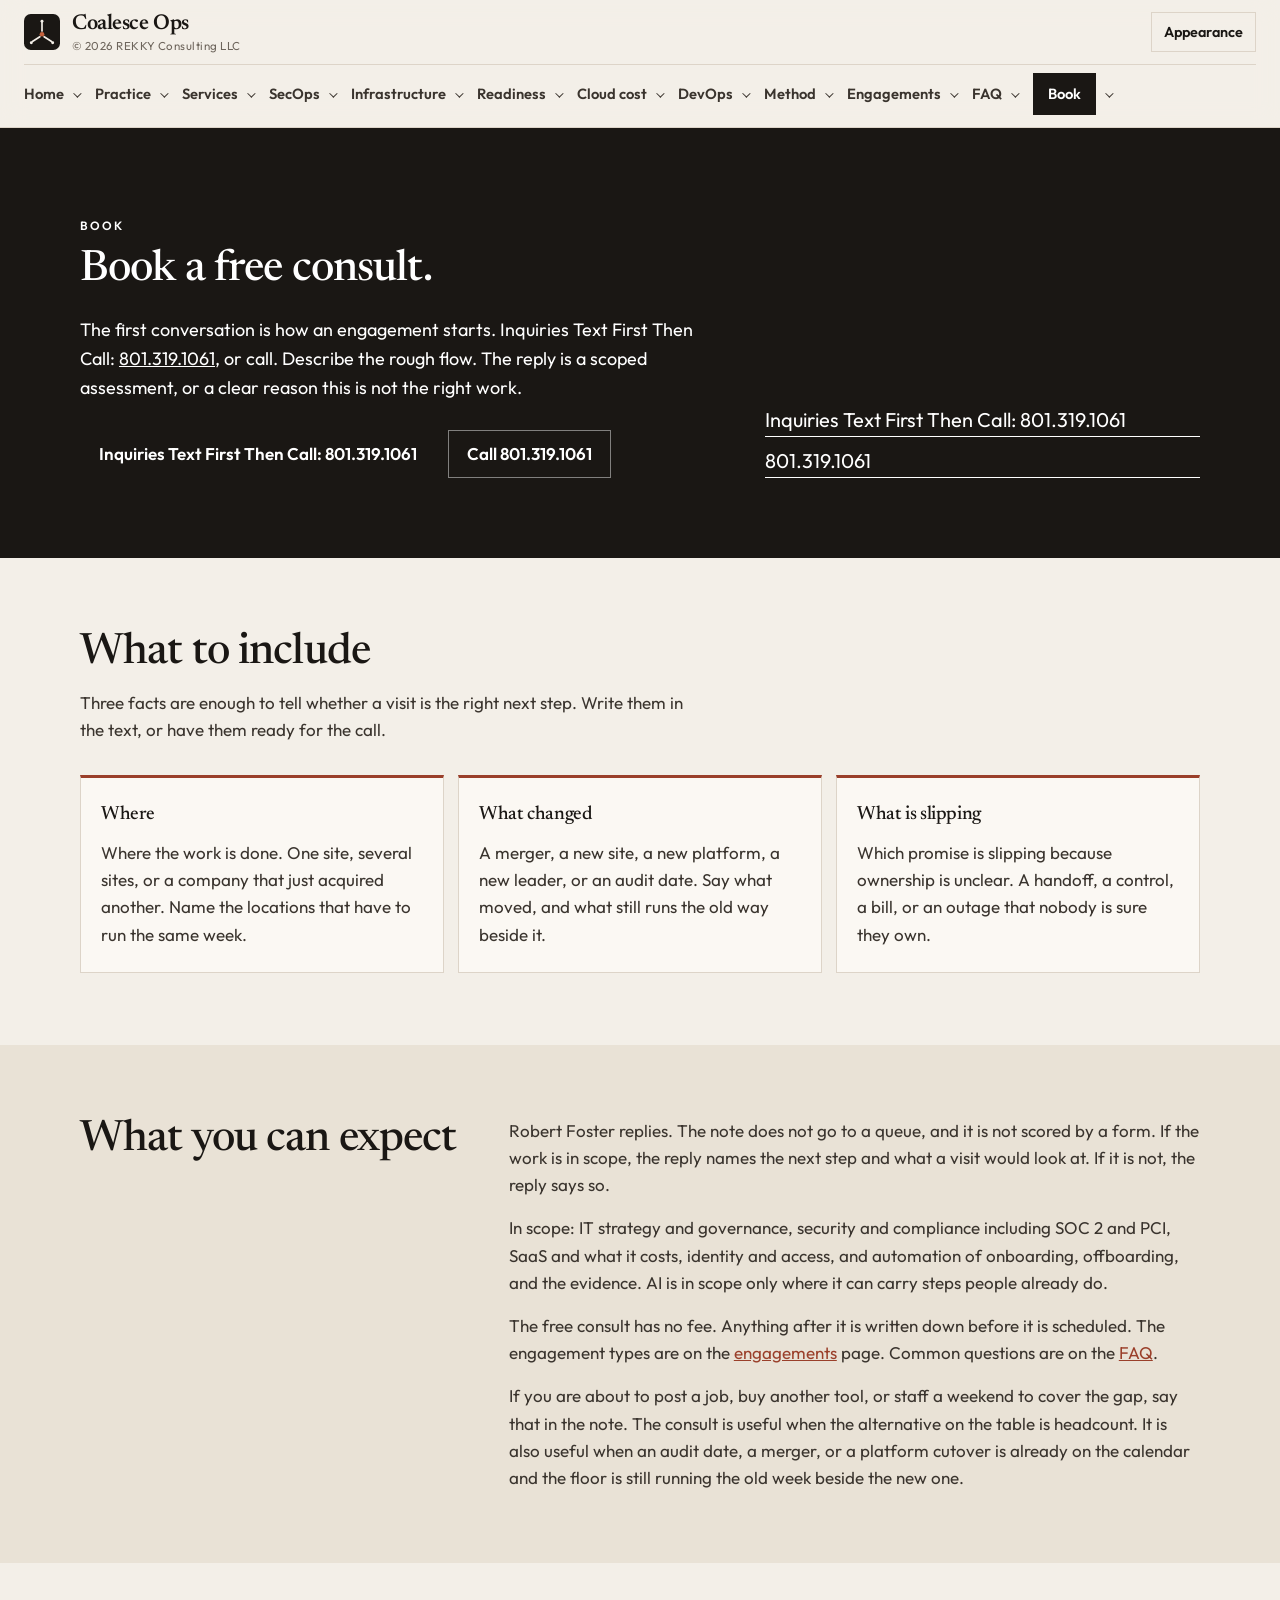
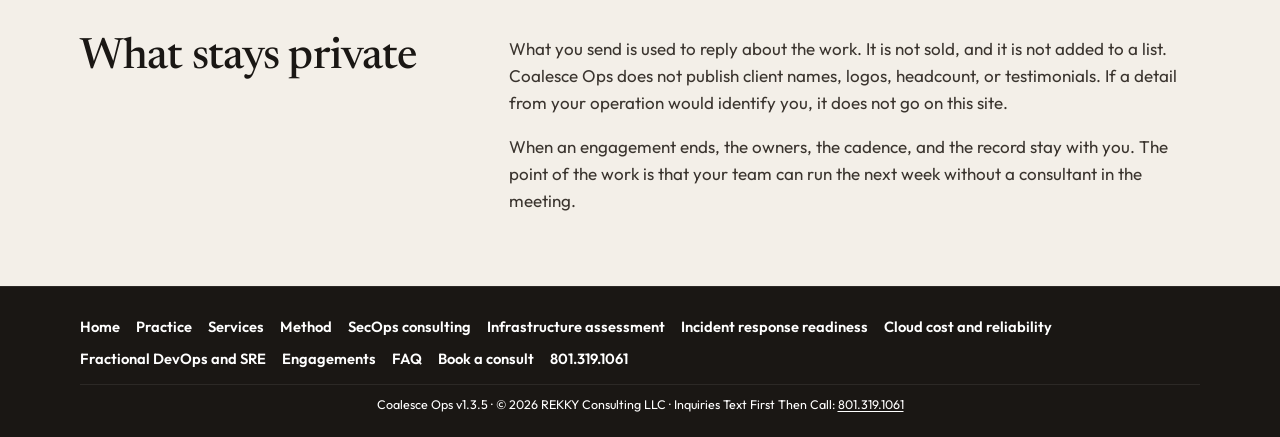
<file: contact.html>
<!DOCTYPE html>
<html lang="en">
<head>
  <meta charset="utf-8" />
  <meta name="viewport" content="width=device-width, initial-scale=1" />
  <title>Book a free Coalesce Ops consult by text</title>
  <meta name="description" content="Inquiries Text First Then Call: 801.319.1061, or call, to book a consult. You get a defined next step: a scoped assessment, or a clear reason it is not a fit." />
  <meta name="keywords" content="contact Coalesce Ops, analyze review align, products and processes, smoother flow, no added headcount, SOC 2, PCI" />
  <meta name="author" content="Robert Foster" />
  <meta name="robots" content="index, follow" />
  <link rel="canonical" href="https://coalesceops.com/contact.html" />
  <link rel="sitemap" type="application/xml" title="Sitemap" href="https://coalesceops.com/sitemap.xml" />
  <meta property="og:type" content="website" />
  <meta property="og:site_name" content="Coalesce Ops" />
  <meta property="og:locale" content="en_US" />
  <meta property="og:title" content="Book a free Coalesce Ops consult by text" />
  <meta property="og:description" content="Inquiries Text First Then Call: 801.319.1061, or call, to book a consult. You get a defined next step: a scoped assessment, or a clear reason it is not a fit." />
  <meta property="og:url" content="https://coalesceops.com/contact.html" />
  <meta property="og:image" content="https://coalesceops.com/assets/og.png" />
  <meta property="og:image:type" content="image/png" />
  <meta property="og:image:width" content="1200" />
  <meta property="og:image:height" content="630" />
  <meta property="og:image:alt" content="Coalesce Ops — analyze, review, and align the flow" />
  <meta name="twitter:card" content="summary_large_image" />
  <meta name="twitter:title" content="Book a free Coalesce Ops consult by text" />
  <meta name="twitter:description" content="Inquiries Text First Then Call: 801.319.1061, or call, to book a consult. You get a defined next step: a scoped assessment, or a clear reason it is not a fit." />
  <meta name="twitter:image" content="https://coalesceops.com/assets/og.png" />
  <meta name="twitter:image:alt" content="Coalesce Ops — analyze, review, and align the flow" />
  <meta name="theme-color" content="#f3efe8" />
  <script>
    (function () {
      var saved = null;
      try { saved = localStorage.getItem("coalesceops-theme"); } catch (e) {}
      var themes = { light: 1, dark: 1, green: 1, "light-green": 1, "dark-green": 1, blue: 1, "light-blue": 1 };
      var colors = { light: "#f3efe8", dark: "#12100e", green: "#1f6b45", "light-green": "#e7f3ea", "dark-green": "#0e1c16", blue: "#1f5c96", "light-blue": "#e7f1f8" };
      var name = themes[saved] ? saved : "light";
      document.documentElement.setAttribute("data-theme", name);
      var meta = document.querySelector('meta[name="theme-color"]');
      if (meta && colors[name]) meta.setAttribute("content", colors[name]);
    })();
  </script>
  <link rel="icon" href="assets/favicon.svg" type="image/svg+xml" />
  <link rel="icon" href="assets/favicon-32.png" type="image/png" sizes="32x32" />
  <link rel="apple-touch-icon" href="assets/apple-touch-icon.png" sizes="180x180" />
  <link rel="manifest" href="site.webmanifest" />
  <!-- site-config:verification -->
  <link rel="preconnect" href="https://fonts.googleapis.com" />
  <link rel="preconnect" href="https://fonts.gstatic.com" crossorigin />
  <link rel="preload" as="style" href="https://fonts.googleapis.com/css2?family=Newsreader:opsz,wght@6..72,500;6..72,600&amp;family=Outfit:wght@400;500;600&amp;display=swap" />
  <link rel="stylesheet" href="https://fonts.googleapis.com/css2?family=Newsreader:opsz,wght@6..72,500;6..72,600&amp;family=Outfit:wght@400;500;600&amp;display=swap" media="print" onload="this.media='all'" />
  <noscript><link rel="stylesheet" href="https://fonts.googleapis.com/css2?family=Newsreader:opsz,wght@6..72,500;6..72,600&amp;family=Outfit:wght@400;500;600&amp;display=swap" /></noscript>
  <link rel="preload" href="assets/site.css?v=1.3.5" as="style" />
  <link rel="stylesheet" href="assets/site.css?v=1.3.5" />
  <script type="application/ld+json">
{
  "@context": "https://schema.org",
  "@graph": [
    {
      "@type": [
        "ProfessionalService",
        "Organization"
      ],
      "@id": "https://coalesceops.com/#business",
      "name": "Coalesce Ops",
      "legalName": "REKKY Consulting LLC",
      "url": "https://coalesceops.com/",
      "telephone": "+1-801-319-1061",
      "description": "Coalesce Ops analyzes, reviews, and aligns products, processes, and AI so the flow is smoother, without adding headcount.",
      "founder": {
        "@type": "Person",
        "name": "Robert Foster"
      },
      "contactPoint": {
        "@type": "ContactPoint",
        "contactType": "consulting",
          "telephone": "+1-801-319-1061",
        "availableLanguage": [
          "English"
        ]
      }
    },
    {
      "@type": "WebSite",
      "@id": "https://coalesceops.com/#website",
      "url": "https://coalesceops.com/",
      "name": "Coalesce Ops",
      "copyrightHolder": {
        "@type": "Organization",
        "name": "REKKY Consulting LLC"
      },
      "publisher": {
        "@id": "https://coalesceops.com/#business"
      },
      "inLanguage": "en"
    },
    {
      "@type": "WebPage",
      "@id": "https://coalesceops.com/contact.html#webpage",
      "url": "https://coalesceops.com/contact.html",
      "name": "Book a free Coalesce Ops consult by text",
      "description": "Inquiries Text First Then Call: 801.319.1061, or call, to book a consult. You get a defined next step: a scoped assessment, or a clear reason it is not a fit.",
      "isPartOf": {
        "@id": "https://coalesceops.com/#website"
      },
      "inLanguage": "en"
    },
    {
      "@type": "BreadcrumbList",
      "@id": "https://coalesceops.com/contact.html#breadcrumb",
      "itemListElement": [
        {
          "@type": "ListItem",
          "position": 1,
          "name": "Coalesce Ops",
          "item": "https://coalesceops.com/"
        },
        {
          "@type": "ListItem",
          "position": 2,
          "name": "Book a consult",
          "item": "https://coalesceops.com/contact.html"
        }
      ]
    }
  ]
}
  </script>
</head>
<body>
  <a class="skip" href="#main">Skip to content</a>
  <header class="top">
    <a class="brand" href="/">
      <img src="assets/favicon.svg" width="36" height="36" alt="Coalesce Ops logo" />
      <span class="brand-text">
        <span class="brand-name">Coalesce Ops</span>
        <span class="brand-legal">© 2026 REKKY Consulting LLC</span>
      </span>
    </a>
<!-- site-nav:start -->
  <nav class="nav" id="site-nav" aria-label="Primary">
    <div class="nav-group">
      <a class="nav-link" href="/">Home</a>
      <details class="nav-sections">
        <summary><span class="sr-only">Home sections</span></summary>
        <div class="nav-panel">
          <a href="/#split">Where the work splits</a>
          <a href="/#standard">Analyze, review, align</a>
          <a href="/#ai">Taking advantage of AI</a>
          <a href="/#trust">What you can count on</a>
          <a href="/#engagements">What the engagement covers</a>
          <a href="/#start">Start from the problem you have</a>
        </div>
      </details>
    </div>
    <div class="nav-group">
      <a class="nav-link" href="practice.html">Practice</a>
      <details class="nav-sections">
        <summary><span class="sr-only">Practice sections</span></summary>
        <div class="nav-panel">
          <a href="practice.html#meaning">What coalesce means</a>
          <a href="practice.html#scope">In scope</a>
          <a href="practice.html#strategy">Strategy</a>
          <a href="practice.html#security">Security and compliance</a>
          <a href="practice.html#systems-cost">Systems and cost</a>
          <a href="practice.html#ai-work">AI on the work</a>
          <a href="practice.html#remains">What remains</a>
        </div>
      </details>
    </div>
    <div class="nav-group">
      <a class="nav-link" href="services.html">Services</a>
      <details class="nav-sections">
        <summary><span class="sr-only">Services sections</span></summary>
        <div class="nav-panel">
          <a href="services.html#picture">Operating picture</a>
          <a href="services.html#ownership">Ownership</a>
          <a href="services.html#cadence">Cadence</a>
          <a href="services.html#systems">Systems</a>
          <a href="services.html#sites">Sites</a>
          <a href="services.html#transition">Transition</a>
        </div>
      </details>
    </div>
    <div class="nav-group">
      <a class="nav-link" href="secops-consulting.html">SecOps</a>
      <details class="nav-sections">
        <summary><span class="sr-only">SecOps consulting sections</span></summary>
        <div class="nav-panel">
          <a href="secops-consulting.html#why">Why this search starts</a>
          <a href="secops-consulting.html#covers">What is in scope</a>
          <a href="secops-consulting.html#prepare">Before the first call</a>
          <a href="secops-consulting.html#ai-fit">Where AI fits</a>
          <a href="secops-consulting.html#limits">What this is not</a>
          <a href="secops-consulting.html#result">What you leave with</a>
        </div>
      </details>
    </div>
    <div class="nav-group">
      <a class="nav-link" href="infrastructure-assessment.html">Infrastructure</a>
      <details class="nav-sections">
        <summary><span class="sr-only">Infrastructure assessment sections</span></summary>
        <div class="nav-panel">
          <a href="infrastructure-assessment.html#when">When to ask for one</a>
          <a href="infrastructure-assessment.html#examine">What we look at</a>
          <a href="infrastructure-assessment.html#path">Walk one job</a>
          <a href="infrastructure-assessment.html#result">What you receive</a>
          <a href="infrastructure-assessment.html#cost">Cost on the same picture</a>
        </div>
      </details>
    </div>
    <div class="nav-group">
      <a class="nav-link" href="incident-response-readiness.html">Readiness</a>
      <details class="nav-sections">
        <summary><span class="sr-only">Incident response readiness sections</span></summary>
        <div class="nav-panel">
          <a href="incident-response-readiness.html#failure">Where it breaks</a>
          <a href="incident-response-readiness.html#questions">Questions that show readiness</a>
          <a href="incident-response-readiness.html#prepare">What to put in place</a>
          <a href="incident-response-readiness.html#limits">What we will not do</a>
          <a href="incident-response-readiness.html#prove">Prove it on a quiet week</a>
        </div>
      </details>
    </div>
    <div class="nav-group">
      <a class="nav-link" href="cloud-cost-reliability.html">Cloud cost</a>
      <details class="nav-sections">
        <summary><span class="sr-only">Cloud cost and reliability sections</span></summary>
        <div class="nav-panel">
          <a href="cloud-cost-reliability.html#promise">What we will not promise</a>
          <a href="cloud-cost-reliability.html#cost">Cost, as an operator</a>
          <a href="cloud-cost-reliability.html#reliability">Reliability without a new team</a>
          <a href="cloud-cost-reliability.html#cutover">After a cutover</a>
        </div>
      </details>
    </div>
    <div class="nav-group">
      <a class="nav-link" href="fractional-devops-sre.html">DevOps</a>
      <details class="nav-sections">
        <summary><span class="sr-only">Fractional DevOps and SRE sections</span></summary>
        <div class="nav-panel">
          <a href="fractional-devops-sre.html#search">What the search is buying</a>
          <a href="fractional-devops-sre.html#practice">What this practice does</a>
          <a href="fractional-devops-sre.html#second">When a fractional engineer is second</a>
          <a href="fractional-devops-sre.html#prepare">Before the job post</a>
          <a href="fractional-devops-sre.html#result">How an engagement ends</a>
        </div>
      </details>
    </div>
    <div class="nav-group">
      <a class="nav-link" href="method.html">Method</a>
      <details class="nav-sections">
        <summary><span class="sr-only">Method sections</span></summary>
        <div class="nav-panel">
          <a href="method.html#map">Map</a>
          <a href="method.html#name">Name</a>
          <a href="method.html#join">Join</a>
          <a href="method.html#prove">Prove</a>
          <a href="method.html#leave">Leave</a>
          <a href="method.html#analyze">Analyze</a>
          <a href="method.html#review">Review</a>
          <a href="method.html#align">Align</a>
        </div>
      </details>
    </div>
    <div class="nav-group align-end">
      <a class="nav-link" href="engagements.html">Engagements</a>
      <details class="nav-sections">
        <summary><span class="sr-only">Engagement sections</span></summary>
        <div class="nav-panel">
          <a href="engagements.html#consult">Free consult</a>
          <a href="engagements.html#assessment">Assessment</a>
          <a href="engagements.html#alignment">Alignment</a>
          <a href="engagements.html#not">What is not included</a>
        </div>
      </details>
    </div>
    <div class="nav-group align-end">
      <a class="nav-link" href="faq.html">FAQ</a>
      <details class="nav-sections">
        <summary><span class="sr-only">FAQ sections</span></summary>
        <div class="nav-panel">
          <a href="faq.html#booking">Booking</a>
          <a href="faq.html#scope">Scope and price</a>
          <a href="faq.html#limits">What this is not</a>
          <a href="faq.html#record">The record</a>
        </div>
      </details>
    </div>
    <div class="nav-group align-end">
      <a class="nav-link nav-cta" href="contact.html">Book</a>
      <details class="nav-sections">
        <summary><span class="sr-only">Booking sections</span></summary>
        <div class="nav-panel">
          <a href="contact.html#book">How to book</a>
          <a href="contact.html#include">What to include</a>
          <a href="contact.html#expect">What you can expect</a>
          <a href="contact.html#privacy">What stays private</a>
        </div>
      </details>
    </div>
  </nav>
  <!-- site-nav:end -->
    <div class="header-tools">
      <div class="settings">
        <button type="button" class="settings-btn" id="settings-toggle" aria-expanded="false" aria-controls="settings-panel">Appearance</button>
        <div class="settings-panel" id="settings-panel" hidden>
          <p class="settings-label" id="settings-label">Appearance</p>
          <div class="theme-list" role="radiogroup" aria-labelledby="settings-label">
            <button type="button" role="radio" data-theme="light" aria-checked="true">Light</button>
            <button type="button" role="radio" data-theme="dark" aria-checked="false">Dark</button>
            <button type="button" role="radio" data-theme="green" aria-checked="false">Green</button>
            <button type="button" role="radio" data-theme="light-green" aria-checked="false">Light green</button>
            <button type="button" role="radio" data-theme="dark-green" aria-checked="false">Dark green</button>
            <button type="button" role="radio" data-theme="blue" aria-checked="false">Blue</button>
            <button type="button" role="radio" data-theme="light-blue" aria-checked="false">Light blue</button>
          </div>
        </div>
      </div>
    </div>
  </header>

  <main id="main">
    <section class="contact-band" id="book">
      <div class="wrap contact-grid">
        <div>
          <p class="eyebrow">Book</p>
          <h1>Book a free consult.</h1>
          <p class="lede">The first conversation is how an engagement starts. Inquiries Text First Then Call: <a href="sms:+18013191061">801.319.1061</a>, or call. Describe the rough flow. The reply is a scoped assessment, or a clear reason this is not the right work.</p>
          <div class="hero-cta">
            <a class="btn primary" href="sms:+18013191061">Inquiries Text First Then Call: 801.319.1061</a>
            <a class="btn ghost" href="tel:+18013191061">Call 801.319.1061</a>
          </div>
        </div>
        <address>
          <a href="sms:+18013191061">Inquiries Text First Then Call: 801.319.1061</a>
          <a href="tel:+18013191061">801.319.1061</a>
        </address>
      </div>
    </section>
    <section class="band" id="include">
      <div class="wrap">
        <header class="section-head">
          <h2>What to include</h2>
          <p>Three facts are enough to tell whether a visit is the right next step. Write them in the text, or have them ready for the call.</p>
        </header>
        <div class="contact-points">
          <article>
            <h3>Where</h3>
            <p>Where the work is done. One site, several sites, or a company that just acquired another. Name the locations that have to run the same week.</p>
          </article>
          <article>
            <h3>What changed</h3>
            <p>A merger, a new site, a new platform, a new leader, or an audit date. Say what moved, and what still runs the old way beside it.</p>
          </article>
          <article>
            <h3>What is slipping</h3>
            <p>Which promise is slipping because ownership is unclear. A handoff, a control, a bill, or an outage that nobody is sure they own.</p>
          </article>
        </div>
      </div>
    </section>
    <section class="band alt" id="expect">
      <div class="wrap split">
        <h2>What you can expect</h2>
        <div class="prose">
          <p>Robert Foster replies. The note does not go to a queue, and it is not scored by a form. If the work is in scope, the reply names the next step and what a visit would look at. If it is not, the reply says so.</p>
          <p>In scope: IT strategy and governance, security and compliance including SOC 2 and PCI, SaaS and what it costs, identity and access, and automation of onboarding, offboarding, and the evidence. AI is in scope only where it can carry steps people already do.</p>
          <p>The free consult has no fee. Anything after it is written down before it is scheduled. The engagement types are on the <a href="engagements.html">engagements</a> page. Common questions are on the <a href="faq.html">FAQ</a>.</p>
          <p>If you are about to post a job, buy another tool, or staff a weekend to cover the gap, say that in the note. The consult is useful when the alternative on the table is headcount. It is also useful when an audit date, a merger, or a platform cutover is already on the calendar and the floor is still running the old week beside the new one.</p>
        </div>
      </div>
    </section>
    <section class="band" id="privacy">
      <div class="wrap split">
        <h2>What stays private</h2>
        <div class="prose">
          <p>What you send is used to reply about the work. It is not sold, and it is not added to a list. Coalesce Ops does not publish client names, logos, headcount, or testimonials. If a detail from your operation would identify you, it does not go on this site.</p>
          <p>When an engagement ends, the owners, the cadence, and the record stay with you. The point of the work is that your team can run the next week without a consultant in the meeting.</p>
        </div>
      </div>
    </section>
  </main>


  <footer class="site-foot">
    <div class="wrap">
      <nav class="foot-nav" aria-label="Site">
        <a href="/">Home</a>
        <a href="practice.html">Practice</a>
        <a href="services.html">Services</a>
        <a href="method.html">Method</a>
        <a href="secops-consulting.html">SecOps consulting</a>
        <a href="infrastructure-assessment.html">Infrastructure assessment</a>
        <a href="incident-response-readiness.html">Incident response readiness</a>
        <a href="cloud-cost-reliability.html">Cloud cost and reliability</a>
        <a href="fractional-devops-sre.html">Fractional DevOps and SRE</a>
        <a href="engagements.html">Engagements</a>
        <a href="faq.html">FAQ</a>
        <a href="contact.html">Book a consult</a>
        <a href="tel:+18013191061">801.319.1061</a>
      </nav>
      <p class="foot-meta"><span class="foot-meta-part">Coalesce Ops v1.3.5</span><span class="foot-meta-part">© 2026 REKKY Consulting LLC</span><span>Inquiries Text First Then Call: <a href="sms:+18013191061">801.319.1061</a></span></p>
    </div>
  </footer>
  <script src="assets/site.js?v=1.3.5" defer></script>
</body>
</html>
</file>
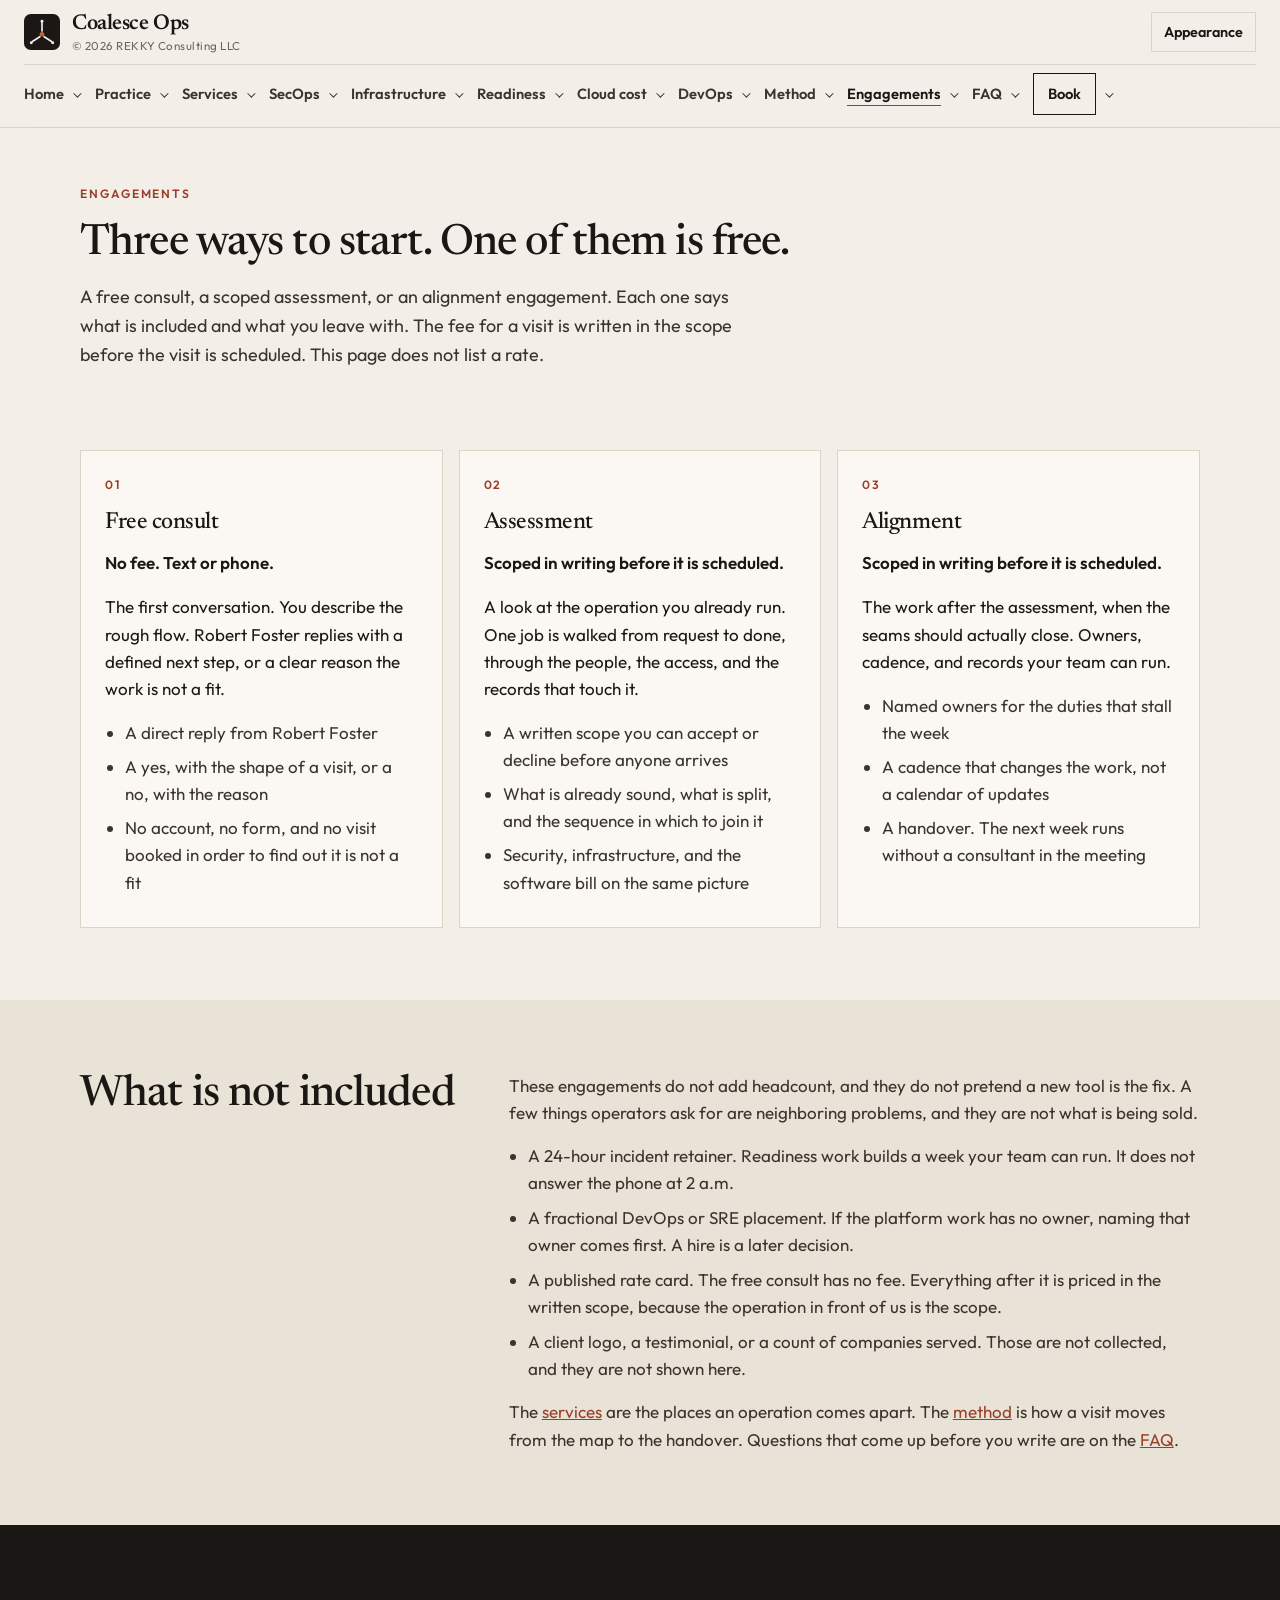
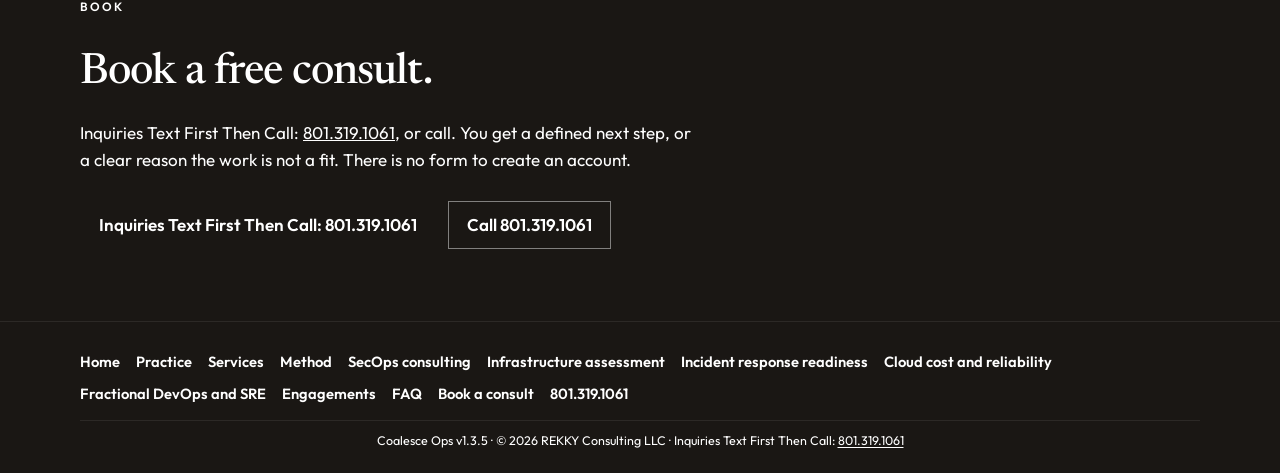
<file: engagements.html>
<!DOCTYPE html>
<html lang="en">
<head>
  <meta charset="utf-8" />
  <meta name="viewport" content="width=device-width, initial-scale=1" />
  <title>Coalesce Ops engagements, from consult to alignment</title>
  <meta name="description" content="Three ways to work with Coalesce Ops: a free consult, a scoped assessment, and an alignment engagement. Scope is written before a visit. No price is published." />
  <meta name="keywords" content="contact Coalesce Ops, analyze review align, products and processes, smoother flow, no added headcount, SOC 2, PCI" />
  <meta name="author" content="Robert Foster" />
  <meta name="robots" content="index, follow" />
  <link rel="canonical" href="https://coalesceops.com/engagements.html" />
  <link rel="sitemap" type="application/xml" title="Sitemap" href="https://coalesceops.com/sitemap.xml" />
  <meta property="og:type" content="website" />
  <meta property="og:site_name" content="Coalesce Ops" />
  <meta property="og:locale" content="en_US" />
  <meta property="og:title" content="Coalesce Ops engagements, from consult to alignment" />
  <meta property="og:description" content="Three ways to work with Coalesce Ops: a free consult, a scoped assessment, and an alignment engagement. Scope is written before a visit. No price is published." />
  <meta property="og:url" content="https://coalesceops.com/engagements.html" />
  <meta property="og:image" content="https://coalesceops.com/assets/og.png" />
  <meta property="og:image:type" content="image/png" />
  <meta property="og:image:width" content="1200" />
  <meta property="og:image:height" content="630" />
  <meta property="og:image:alt" content="Coalesce Ops — analyze, review, and align the flow" />
  <meta name="twitter:card" content="summary_large_image" />
  <meta name="twitter:title" content="Coalesce Ops engagements, from consult to alignment" />
  <meta name="twitter:description" content="Three ways to work with Coalesce Ops: a free consult, a scoped assessment, and an alignment engagement. Scope is written before a visit. No price is published." />
  <meta name="twitter:image" content="https://coalesceops.com/assets/og.png" />
  <meta name="twitter:image:alt" content="Coalesce Ops — analyze, review, and align the flow" />
  <meta name="theme-color" content="#f3efe8" />
  <script>
    (function () {
      var saved = null;
      try { saved = localStorage.getItem("coalesceops-theme"); } catch (e) {}
      var themes = { light: 1, dark: 1, green: 1, "light-green": 1, "dark-green": 1, blue: 1, "light-blue": 1 };
      var colors = { light: "#f3efe8", dark: "#12100e", green: "#1f6b45", "light-green": "#e7f3ea", "dark-green": "#0e1c16", blue: "#1f5c96", "light-blue": "#e7f1f8" };
      var name = themes[saved] ? saved : "light";
      document.documentElement.setAttribute("data-theme", name);
      var meta = document.querySelector('meta[name="theme-color"]');
      if (meta && colors[name]) meta.setAttribute("content", colors[name]);
    })();
  </script>
  <link rel="icon" href="assets/favicon.svg" type="image/svg+xml" />
  <link rel="icon" href="assets/favicon-32.png" type="image/png" sizes="32x32" />
  <link rel="apple-touch-icon" href="assets/apple-touch-icon.png" sizes="180x180" />
  <link rel="manifest" href="site.webmanifest" />
  <!-- site-config:verification -->
  <link rel="preconnect" href="https://fonts.googleapis.com" />
  <link rel="preconnect" href="https://fonts.gstatic.com" crossorigin />
  <link rel="preload" as="style" href="https://fonts.googleapis.com/css2?family=Newsreader:opsz,wght@6..72,500;6..72,600&amp;family=Outfit:wght@400;500;600&amp;display=swap" />
  <link rel="stylesheet" href="https://fonts.googleapis.com/css2?family=Newsreader:opsz,wght@6..72,500;6..72,600&amp;family=Outfit:wght@400;500;600&amp;display=swap" media="print" onload="this.media='all'" />
  <noscript><link rel="stylesheet" href="https://fonts.googleapis.com/css2?family=Newsreader:opsz,wght@6..72,500;6..72,600&amp;family=Outfit:wght@400;500;600&amp;display=swap" /></noscript>
  <link rel="preload" href="assets/site.css?v=1.3.5" as="style" />
  <link rel="stylesheet" href="assets/site.css?v=1.3.5" />
  <script type="application/ld+json">
{
  "@context": "https://schema.org",
  "@graph": [
    {
      "@type": [
        "ProfessionalService",
        "Organization"
      ],
      "@id": "https://coalesceops.com/#business",
      "name": "Coalesce Ops",
      "legalName": "REKKY Consulting LLC",
      "url": "https://coalesceops.com/",
      "telephone": "+1-801-319-1061",
      "description": "Coalesce Ops analyzes, reviews, and aligns products, processes, and AI so the flow is smoother, without adding headcount.",
      "founder": {
        "@type": "Person",
        "name": "Robert Foster"
      },
      "contactPoint": {
        "@type": "ContactPoint",
        "contactType": "consulting",
          "telephone": "+1-801-319-1061",
        "availableLanguage": [
          "English"
        ]
      }
    },
    {
      "@type": "WebSite",
      "@id": "https://coalesceops.com/#website",
      "url": "https://coalesceops.com/",
      "name": "Coalesce Ops",
      "copyrightHolder": {
        "@type": "Organization",
        "name": "REKKY Consulting LLC"
      },
      "publisher": {
        "@id": "https://coalesceops.com/#business"
      },
      "inLanguage": "en"
    },
    {
      "@type": "WebPage",
      "@id": "https://coalesceops.com/engagements.html#webpage",
      "url": "https://coalesceops.com/engagements.html",
      "name": "Coalesce Ops engagements, from consult to alignment",
      "description": "Three ways to work with Coalesce Ops: a free consult, a scoped assessment, and an alignment engagement. Scope is written before a visit. No price is published.",
      "isPartOf": {
        "@id": "https://coalesceops.com/#website"
      },
      "inLanguage": "en"
    },
    {
      "@type": "BreadcrumbList",
      "@id": "https://coalesceops.com/engagements.html#breadcrumb",
      "itemListElement": [
        {
          "@type": "ListItem",
          "position": 1,
          "name": "Coalesce Ops",
          "item": "https://coalesceops.com/"
        },
        {
          "@type": "ListItem",
          "position": 2,
          "name": "Engagements",
          "item": "https://coalesceops.com/engagements.html"
        }
      ]
    },
    {
      "@type": "Service",
      "@id": "https://coalesceops.com/engagements.html#consult",
      "name": "Free consult",
      "serviceType": "Free consult",
      "url": "https://coalesceops.com/engagements.html#consult",
      "description": "A first conversation by text or phone. No fee. The reply is a scoped next step, or a clear reason the work is not a fit.",
      "provider": {
        "@id": "https://coalesceops.com/#business"
      }
    },
    {
      "@type": "Service",
      "@id": "https://coalesceops.com/engagements.html#assessment",
      "name": "Assessment",
      "serviceType": "Assessment",
      "url": "https://coalesceops.com/engagements.html#assessment",
      "description": "A scoped visit of the operation you already run. You receive what is sound, what is split, and the sequence in which to join it.",
      "provider": {
        "@id": "https://coalesceops.com/#business"
      }
    },
    {
      "@type": "Service",
      "@id": "https://coalesceops.com/engagements.html#alignment",
      "name": "Alignment engagement",
      "serviceType": "Alignment engagement",
      "url": "https://coalesceops.com/engagements.html#alignment",
      "description": "Owners, cadence, and records so the team can run the next week without a consultant in the meeting.",
      "provider": {
        "@id": "https://coalesceops.com/#business"
      }
    }
  ]
}
  </script>
</head>
<body>
  <a class="skip" href="#main">Skip to content</a>
  <header class="top">
    <a class="brand" href="/">
      <img src="assets/favicon.svg" width="36" height="36" alt="Coalesce Ops logo" />
      <span class="brand-text">
        <span class="brand-name">Coalesce Ops</span>
        <span class="brand-legal">© 2026 REKKY Consulting LLC</span>
      </span>
    </a>
<!-- site-nav:start -->
  <nav class="nav" id="site-nav" aria-label="Primary">
    <div class="nav-group">
      <a class="nav-link" href="/">Home</a>
      <details class="nav-sections">
        <summary><span class="sr-only">Home sections</span></summary>
        <div class="nav-panel">
          <a href="/#split">Where the work splits</a>
          <a href="/#standard">Analyze, review, align</a>
          <a href="/#ai">Taking advantage of AI</a>
          <a href="/#trust">What you can count on</a>
          <a href="/#engagements">What the engagement covers</a>
          <a href="/#start">Start from the problem you have</a>
        </div>
      </details>
    </div>
    <div class="nav-group">
      <a class="nav-link" href="practice.html">Practice</a>
      <details class="nav-sections">
        <summary><span class="sr-only">Practice sections</span></summary>
        <div class="nav-panel">
          <a href="practice.html#meaning">What coalesce means</a>
          <a href="practice.html#scope">In scope</a>
          <a href="practice.html#strategy">Strategy</a>
          <a href="practice.html#security">Security and compliance</a>
          <a href="practice.html#systems-cost">Systems and cost</a>
          <a href="practice.html#ai-work">AI on the work</a>
          <a href="practice.html#remains">What remains</a>
        </div>
      </details>
    </div>
    <div class="nav-group">
      <a class="nav-link" href="services.html">Services</a>
      <details class="nav-sections">
        <summary><span class="sr-only">Services sections</span></summary>
        <div class="nav-panel">
          <a href="services.html#picture">Operating picture</a>
          <a href="services.html#ownership">Ownership</a>
          <a href="services.html#cadence">Cadence</a>
          <a href="services.html#systems">Systems</a>
          <a href="services.html#sites">Sites</a>
          <a href="services.html#transition">Transition</a>
        </div>
      </details>
    </div>
    <div class="nav-group">
      <a class="nav-link" href="secops-consulting.html">SecOps</a>
      <details class="nav-sections">
        <summary><span class="sr-only">SecOps consulting sections</span></summary>
        <div class="nav-panel">
          <a href="secops-consulting.html#why">Why this search starts</a>
          <a href="secops-consulting.html#covers">What is in scope</a>
          <a href="secops-consulting.html#prepare">Before the first call</a>
          <a href="secops-consulting.html#ai-fit">Where AI fits</a>
          <a href="secops-consulting.html#limits">What this is not</a>
          <a href="secops-consulting.html#result">What you leave with</a>
        </div>
      </details>
    </div>
    <div class="nav-group">
      <a class="nav-link" href="infrastructure-assessment.html">Infrastructure</a>
      <details class="nav-sections">
        <summary><span class="sr-only">Infrastructure assessment sections</span></summary>
        <div class="nav-panel">
          <a href="infrastructure-assessment.html#when">When to ask for one</a>
          <a href="infrastructure-assessment.html#examine">What we look at</a>
          <a href="infrastructure-assessment.html#path">Walk one job</a>
          <a href="infrastructure-assessment.html#result">What you receive</a>
          <a href="infrastructure-assessment.html#cost">Cost on the same picture</a>
        </div>
      </details>
    </div>
    <div class="nav-group">
      <a class="nav-link" href="incident-response-readiness.html">Readiness</a>
      <details class="nav-sections">
        <summary><span class="sr-only">Incident response readiness sections</span></summary>
        <div class="nav-panel">
          <a href="incident-response-readiness.html#failure">Where it breaks</a>
          <a href="incident-response-readiness.html#questions">Questions that show readiness</a>
          <a href="incident-response-readiness.html#prepare">What to put in place</a>
          <a href="incident-response-readiness.html#limits">What we will not do</a>
          <a href="incident-response-readiness.html#prove">Prove it on a quiet week</a>
        </div>
      </details>
    </div>
    <div class="nav-group">
      <a class="nav-link" href="cloud-cost-reliability.html">Cloud cost</a>
      <details class="nav-sections">
        <summary><span class="sr-only">Cloud cost and reliability sections</span></summary>
        <div class="nav-panel">
          <a href="cloud-cost-reliability.html#promise">What we will not promise</a>
          <a href="cloud-cost-reliability.html#cost">Cost, as an operator</a>
          <a href="cloud-cost-reliability.html#reliability">Reliability without a new team</a>
          <a href="cloud-cost-reliability.html#cutover">After a cutover</a>
        </div>
      </details>
    </div>
    <div class="nav-group">
      <a class="nav-link" href="fractional-devops-sre.html">DevOps</a>
      <details class="nav-sections">
        <summary><span class="sr-only">Fractional DevOps and SRE sections</span></summary>
        <div class="nav-panel">
          <a href="fractional-devops-sre.html#search">What the search is buying</a>
          <a href="fractional-devops-sre.html#practice">What this practice does</a>
          <a href="fractional-devops-sre.html#second">When a fractional engineer is second</a>
          <a href="fractional-devops-sre.html#prepare">Before the job post</a>
          <a href="fractional-devops-sre.html#result">How an engagement ends</a>
        </div>
      </details>
    </div>
    <div class="nav-group">
      <a class="nav-link" href="method.html">Method</a>
      <details class="nav-sections">
        <summary><span class="sr-only">Method sections</span></summary>
        <div class="nav-panel">
          <a href="method.html#map">Map</a>
          <a href="method.html#name">Name</a>
          <a href="method.html#join">Join</a>
          <a href="method.html#prove">Prove</a>
          <a href="method.html#leave">Leave</a>
          <a href="method.html#analyze">Analyze</a>
          <a href="method.html#review">Review</a>
          <a href="method.html#align">Align</a>
        </div>
      </details>
    </div>
    <div class="nav-group align-end">
      <a class="nav-link" href="engagements.html">Engagements</a>
      <details class="nav-sections">
        <summary><span class="sr-only">Engagement sections</span></summary>
        <div class="nav-panel">
          <a href="engagements.html#consult">Free consult</a>
          <a href="engagements.html#assessment">Assessment</a>
          <a href="engagements.html#alignment">Alignment</a>
          <a href="engagements.html#not">What is not included</a>
        </div>
      </details>
    </div>
    <div class="nav-group align-end">
      <a class="nav-link" href="faq.html">FAQ</a>
      <details class="nav-sections">
        <summary><span class="sr-only">FAQ sections</span></summary>
        <div class="nav-panel">
          <a href="faq.html#booking">Booking</a>
          <a href="faq.html#scope">Scope and price</a>
          <a href="faq.html#limits">What this is not</a>
          <a href="faq.html#record">The record</a>
        </div>
      </details>
    </div>
    <div class="nav-group align-end">
      <a class="nav-link nav-cta" href="contact.html">Book</a>
      <details class="nav-sections">
        <summary><span class="sr-only">Booking sections</span></summary>
        <div class="nav-panel">
          <a href="contact.html#book">How to book</a>
          <a href="contact.html#include">What to include</a>
          <a href="contact.html#expect">What you can expect</a>
          <a href="contact.html#privacy">What stays private</a>
        </div>
      </details>
    </div>
  </nav>
  <!-- site-nav:end -->
    <div class="header-tools">
      <div class="settings">
        <button type="button" class="settings-btn" id="settings-toggle" aria-expanded="false" aria-controls="settings-panel">Appearance</button>
        <div class="settings-panel" id="settings-panel" hidden>
          <p class="settings-label" id="settings-label">Appearance</p>
          <div class="theme-list" role="radiogroup" aria-labelledby="settings-label">
            <button type="button" role="radio" data-theme="light" aria-checked="true">Light</button>
            <button type="button" role="radio" data-theme="dark" aria-checked="false">Dark</button>
            <button type="button" role="radio" data-theme="green" aria-checked="false">Green</button>
            <button type="button" role="radio" data-theme="light-green" aria-checked="false">Light green</button>
            <button type="button" role="radio" data-theme="dark-green" aria-checked="false">Dark green</button>
            <button type="button" role="radio" data-theme="blue" aria-checked="false">Blue</button>
            <button type="button" role="radio" data-theme="light-blue" aria-checked="false">Light blue</button>
          </div>
        </div>
      </div>
    </div>
  </header>

  <main id="main">
    <header class="page-head">
      <div class="wrap">
        <p class="eyebrow">Engagements</p>
        <h1>Three ways to start. One of them is free.</h1>
        <p class="lede">A free consult, a scoped assessment, or an alignment engagement. Each one says what is included and what you leave with. The fee for a visit is written in the scope before the visit is scheduled. This page does not list a rate.</p>
      </div>
    </header>
    <section class="band">
      <div class="wrap">
        <div class="packages">
          <article class="package" id="consult">
            <p class="num">01</p>
            <h2>Free consult</h2>
            <p class="fee">No fee. Text or phone.</p>
            <p>The first conversation. You describe the rough flow. Robert Foster replies with a defined next step, or a clear reason the work is not a fit.</p>
            <ul>
              <li>A direct reply from Robert Foster</li>
              <li>A yes, with the shape of a visit, or a no, with the reason</li>
              <li>No account, no form, and no visit booked in order to find out it is not a fit</li>
            </ul>
          </article>
          <article class="package" id="assessment">
            <p class="num">02</p>
            <h2>Assessment</h2>
            <p class="fee">Scoped in writing before it is scheduled.</p>
            <p>A look at the operation you already run. One job is walked from request to done, through the people, the access, and the records that touch it.</p>
            <ul>
              <li>A written scope you can accept or decline before anyone arrives</li>
              <li>What is already sound, what is split, and the sequence in which to join it</li>
              <li>Security, infrastructure, and the software bill on the same picture</li>
            </ul>
          </article>
          <article class="package" id="alignment">
            <p class="num">03</p>
            <h2>Alignment</h2>
            <p class="fee">Scoped in writing before it is scheduled.</p>
            <p>The work after the assessment, when the seams should actually close. Owners, cadence, and records your team can run.</p>
            <ul>
              <li>Named owners for the duties that stall the week</li>
              <li>A cadence that changes the work, not a calendar of updates</li>
              <li>A handover. The next week runs without a consultant in the meeting</li>
            </ul>
          </article>
        </div>
      </div>
    </section>
    <section class="band alt" id="not">
      <div class="wrap split">
        <h2>What is not included</h2>
        <div class="prose">
          <p>These engagements do not add headcount, and they do not pretend a new tool is the fix. A few things operators ask for are neighboring problems, and they are not what is being sold.</p>
          <ul>
            <li>A 24-hour incident retainer. Readiness work builds a week your team can run. It does not answer the phone at 2 a.m.</li>
            <li>A fractional DevOps or SRE placement. If the platform work has no owner, naming that owner comes first. A hire is a later decision.</li>
            <li>A published rate card. The free consult has no fee. Everything after it is priced in the written scope, because the operation in front of us is the scope.</li>
            <li>A client logo, a testimonial, or a count of companies served. Those are not collected, and they are not shown here.</li>
          </ul>
          <p>The <a href="services.html">services</a> are the places an operation comes apart. The <a href="method.html">method</a> is how a visit moves from the map to the handover. Questions that come up before you write are on the <a href="faq.html">FAQ</a>.</p>
        </div>
      </div>
    </section>
    
    <section class="cta-band">
      <div class="wrap">
        <p class="eyebrow">Book</p>
        <h2>Book a free consult.</h2>
        <p>Inquiries Text First Then Call: <a href="sms:+18013191061">801.319.1061</a>, or call. You get a defined next step, or a clear reason the work is not a fit. There is no form to create an account.</p>
        <div class="hero-cta">
          <a class="btn primary" href="sms:+18013191061">Inquiries Text First Then Call: 801.319.1061</a>
          <a class="btn ghost" href="tel:+18013191061">Call 801.319.1061</a>
        </div>
      </div>
    </section>

  </main>


  <footer class="site-foot">
    <div class="wrap">
      <nav class="foot-nav" aria-label="Site">
        <a href="/">Home</a>
        <a href="practice.html">Practice</a>
        <a href="services.html">Services</a>
        <a href="method.html">Method</a>
        <a href="secops-consulting.html">SecOps consulting</a>
        <a href="infrastructure-assessment.html">Infrastructure assessment</a>
        <a href="incident-response-readiness.html">Incident response readiness</a>
        <a href="cloud-cost-reliability.html">Cloud cost and reliability</a>
        <a href="fractional-devops-sre.html">Fractional DevOps and SRE</a>
        <a href="engagements.html">Engagements</a>
        <a href="faq.html">FAQ</a>
        <a href="contact.html">Book a consult</a>
        <a href="tel:+18013191061">801.319.1061</a>
      </nav>
      <p class="foot-meta"><span class="foot-meta-part">Coalesce Ops v1.3.5</span><span class="foot-meta-part">© 2026 REKKY Consulting LLC</span><span>Inquiries Text First Then Call: <a href="sms:+18013191061">801.319.1061</a></span></p>
    </div>
  </footer>
  <script src="assets/site.js?v=1.3.5" defer></script>
</body>
</html>
</file>
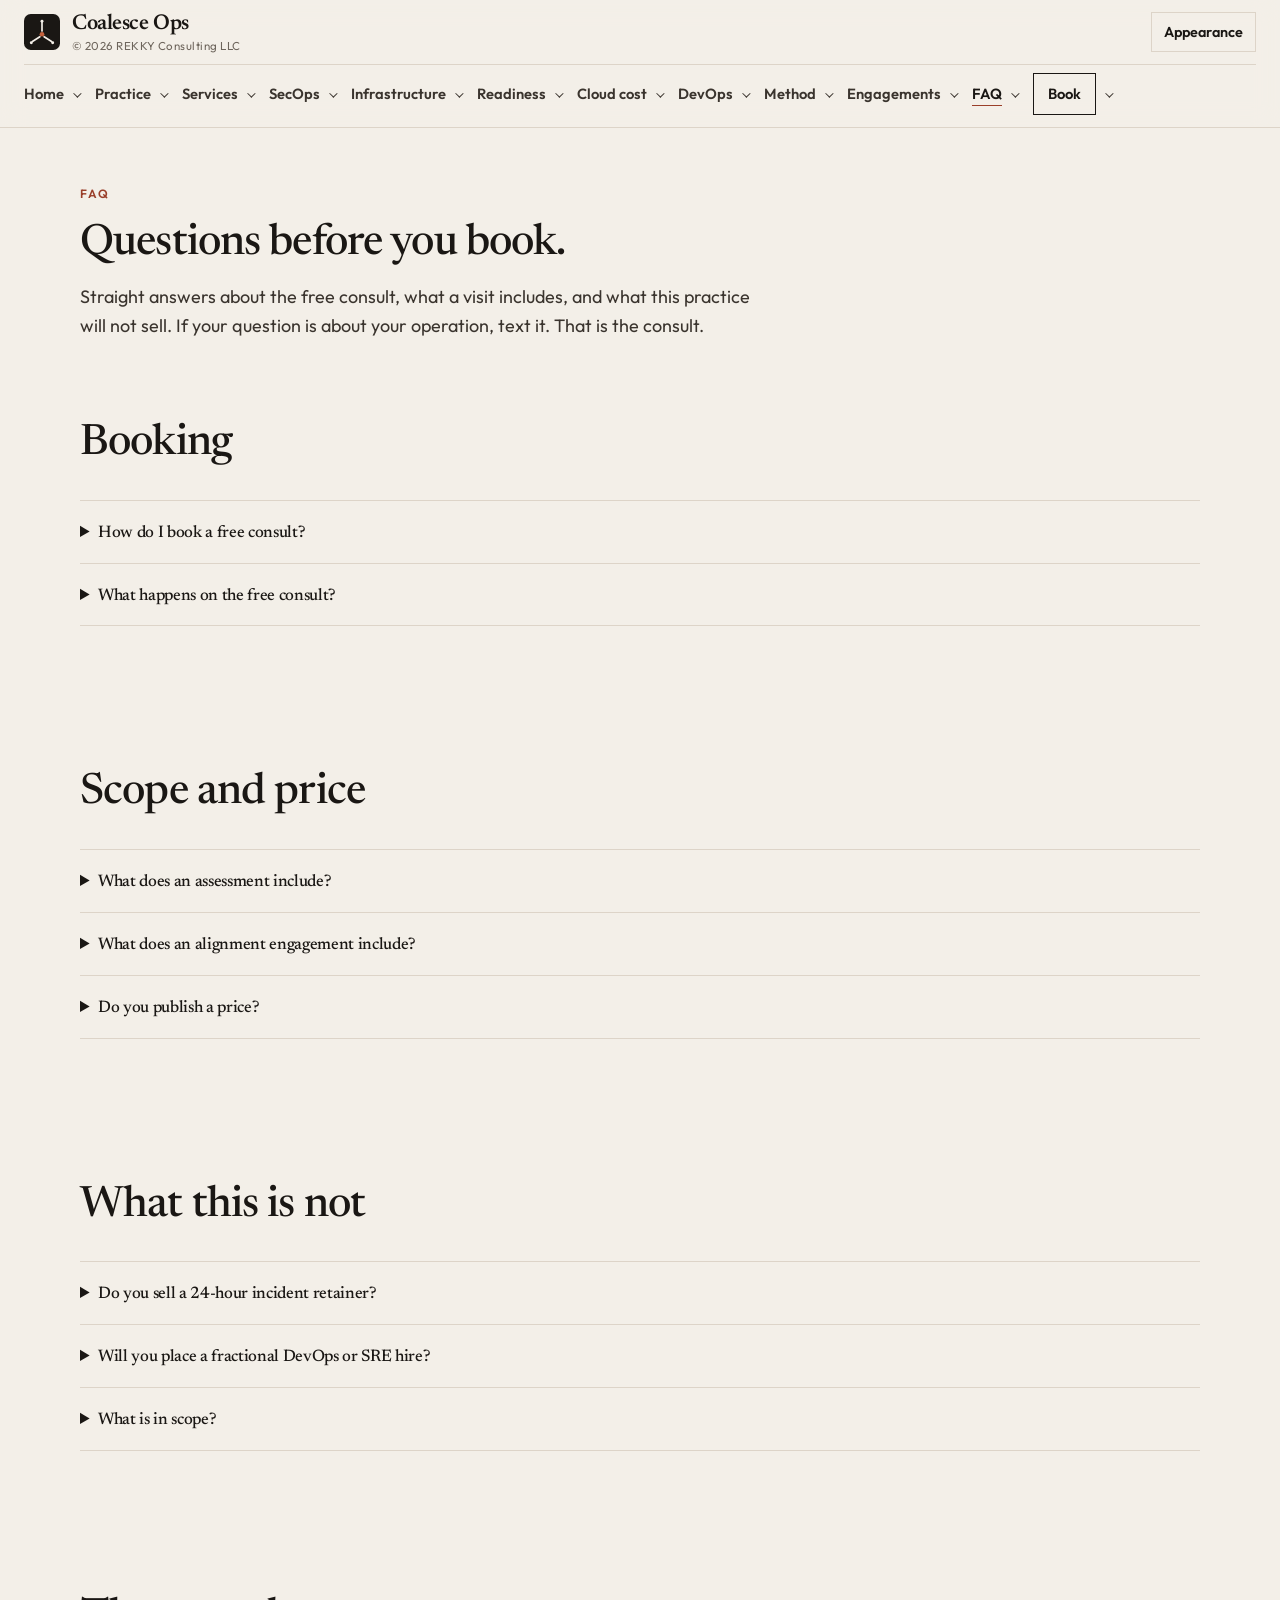
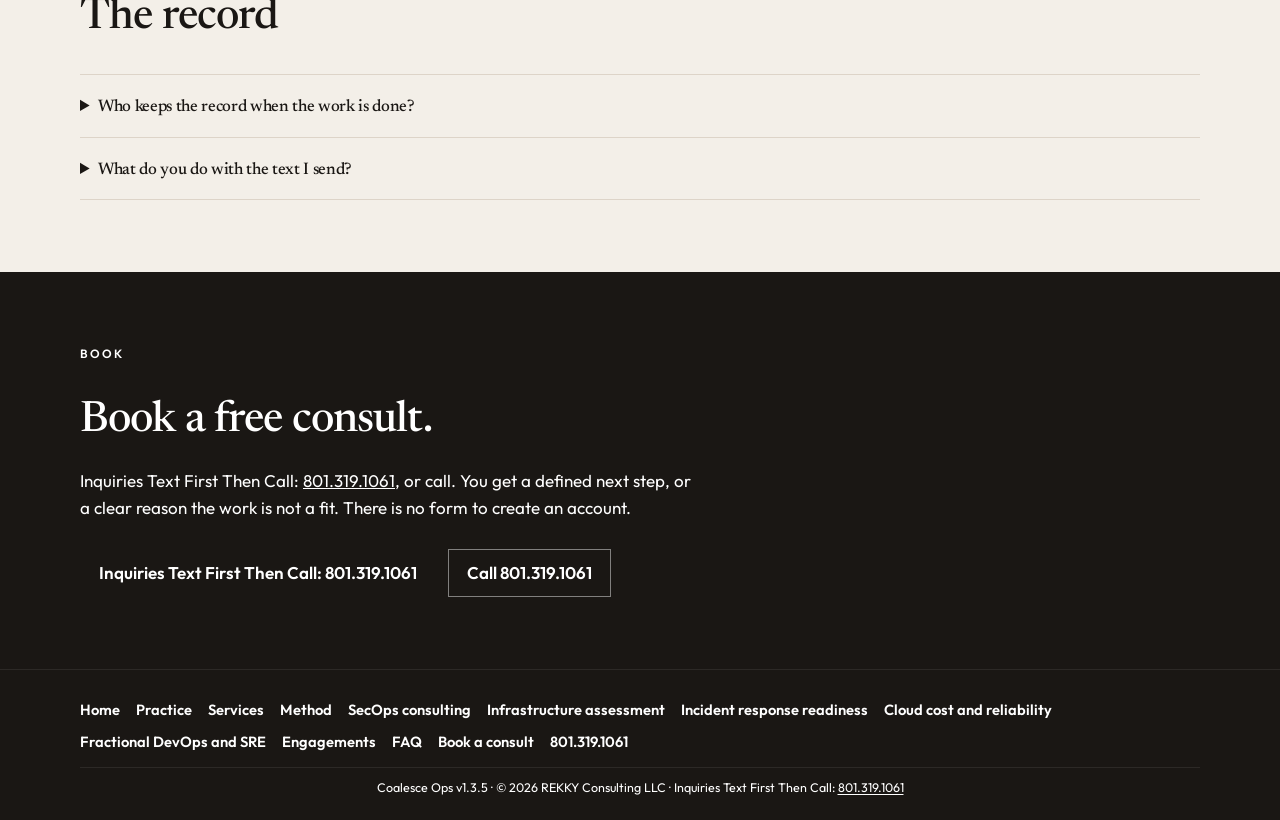
<file: faq.html>
<!DOCTYPE html>
<html lang="en">
<head>
  <meta charset="utf-8" />
  <meta name="viewport" content="width=device-width, initial-scale=1" />
  <title>Coalesce Ops FAQ — consults, scope, and records</title>
  <meta name="description" content="How a free consult works, what an assessment includes, why there is no price list, and what happens to your record. Book by text or phone." />
  <meta name="keywords" content="contact Coalesce Ops, analyze review align, products and processes, smoother flow, no added headcount, SOC 2, PCI" />
  <meta name="author" content="Robert Foster" />
  <meta name="robots" content="index, follow" />
  <link rel="canonical" href="https://coalesceops.com/faq.html" />
  <link rel="sitemap" type="application/xml" title="Sitemap" href="https://coalesceops.com/sitemap.xml" />
  <meta property="og:type" content="website" />
  <meta property="og:site_name" content="Coalesce Ops" />
  <meta property="og:locale" content="en_US" />
  <meta property="og:title" content="Coalesce Ops FAQ — consults, scope, and records" />
  <meta property="og:description" content="How a free consult works, what an assessment includes, why there is no price list, and what happens to your record. Book by text or phone." />
  <meta property="og:url" content="https://coalesceops.com/faq.html" />
  <meta property="og:image" content="https://coalesceops.com/assets/og.png" />
  <meta property="og:image:type" content="image/png" />
  <meta property="og:image:width" content="1200" />
  <meta property="og:image:height" content="630" />
  <meta property="og:image:alt" content="Coalesce Ops — analyze, review, and align the flow" />
  <meta name="twitter:card" content="summary_large_image" />
  <meta name="twitter:title" content="Coalesce Ops FAQ — consults, scope, and records" />
  <meta name="twitter:description" content="How a free consult works, what an assessment includes, why there is no price list, and what happens to your record. Book by text or phone." />
  <meta name="twitter:image" content="https://coalesceops.com/assets/og.png" />
  <meta name="twitter:image:alt" content="Coalesce Ops — analyze, review, and align the flow" />
  <meta name="theme-color" content="#f3efe8" />
  <script>
    (function () {
      var saved = null;
      try { saved = localStorage.getItem("coalesceops-theme"); } catch (e) {}
      var themes = { light: 1, dark: 1, green: 1, "light-green": 1, "dark-green": 1, blue: 1, "light-blue": 1 };
      var colors = { light: "#f3efe8", dark: "#12100e", green: "#1f6b45", "light-green": "#e7f3ea", "dark-green": "#0e1c16", blue: "#1f5c96", "light-blue": "#e7f1f8" };
      var name = themes[saved] ? saved : "light";
      document.documentElement.setAttribute("data-theme", name);
      var meta = document.querySelector('meta[name="theme-color"]');
      if (meta && colors[name]) meta.setAttribute("content", colors[name]);
    })();
  </script>
  <link rel="icon" href="assets/favicon.svg" type="image/svg+xml" />
  <link rel="icon" href="assets/favicon-32.png" type="image/png" sizes="32x32" />
  <link rel="apple-touch-icon" href="assets/apple-touch-icon.png" sizes="180x180" />
  <link rel="manifest" href="site.webmanifest" />
  <!-- site-config:verification -->
  <link rel="preconnect" href="https://fonts.googleapis.com" />
  <link rel="preconnect" href="https://fonts.gstatic.com" crossorigin />
  <link rel="preload" as="style" href="https://fonts.googleapis.com/css2?family=Newsreader:opsz,wght@6..72,500;6..72,600&amp;family=Outfit:wght@400;500;600&amp;display=swap" />
  <link rel="stylesheet" href="https://fonts.googleapis.com/css2?family=Newsreader:opsz,wght@6..72,500;6..72,600&amp;family=Outfit:wght@400;500;600&amp;display=swap" media="print" onload="this.media='all'" />
  <noscript><link rel="stylesheet" href="https://fonts.googleapis.com/css2?family=Newsreader:opsz,wght@6..72,500;6..72,600&amp;family=Outfit:wght@400;500;600&amp;display=swap" /></noscript>
  <link rel="preload" href="assets/site.css?v=1.3.5" as="style" />
  <link rel="stylesheet" href="assets/site.css?v=1.3.5" />
  <script type="application/ld+json">
{
  "@context": "https://schema.org",
  "@graph": [
    {
      "@type": [
        "ProfessionalService",
        "Organization"
      ],
      "@id": "https://coalesceops.com/#business",
      "name": "Coalesce Ops",
      "legalName": "REKKY Consulting LLC",
      "url": "https://coalesceops.com/",
      "telephone": "+1-801-319-1061",
      "description": "Coalesce Ops analyzes, reviews, and aligns products, processes, and AI so the flow is smoother, without adding headcount.",
      "founder": {
        "@type": "Person",
        "name": "Robert Foster"
      },
      "contactPoint": {
        "@type": "ContactPoint",
        "contactType": "consulting",
          "telephone": "+1-801-319-1061",
        "availableLanguage": [
          "English"
        ]
      }
    },
    {
      "@type": "WebSite",
      "@id": "https://coalesceops.com/#website",
      "url": "https://coalesceops.com/",
      "name": "Coalesce Ops",
      "copyrightHolder": {
        "@type": "Organization",
        "name": "REKKY Consulting LLC"
      },
      "publisher": {
        "@id": "https://coalesceops.com/#business"
      },
      "inLanguage": "en"
    },
    {
      "@type": "WebPage",
      "@id": "https://coalesceops.com/faq.html#webpage",
      "url": "https://coalesceops.com/faq.html",
      "name": "Coalesce Ops FAQ — consults, scope, and records",
      "description": "How a free consult works, what an assessment includes, why there is no price list, and what happens to your record. Book by text or phone.",
      "isPartOf": {
        "@id": "https://coalesceops.com/#website"
      },
      "inLanguage": "en"
    },
    {
      "@type": "BreadcrumbList",
      "@id": "https://coalesceops.com/faq.html#breadcrumb",
      "itemListElement": [
        {
          "@type": "ListItem",
          "position": 1,
          "name": "Coalesce Ops",
          "item": "https://coalesceops.com/"
        },
        {
          "@type": "ListItem",
          "position": 2,
          "name": "FAQ",
          "item": "https://coalesceops.com/faq.html"
        }
      ]
    },
    {
      "@type": "FAQPage",
      "@id": "https://coalesceops.com/faq.html#faq",
      "url": "https://coalesceops.com/faq.html",
      "mainEntity": [
        {
          "@type": "Question",
          "name": "How do I book a free consult?",
          "acceptedAnswer": {
            "@type": "Answer",
            "text": "Inquiries Text First Then Call: 801.319.1061, or call 801.319.1061. There is no form and no account to create. Robert Foster reads the note and answers the phone. Say where the work is done, what recently changed, and which promise is slipping because ownership is unclear."
          }
        },
        {
          "@type": "Question",
          "name": "What happens on the free consult?",
          "acceptedAnswer": {
            "@type": "Answer",
            "text": "You describe the rough flow. The reply is a defined next step: a scoped assessment, or a clear reason the work is not a fit. You are not booked into a visit in order to discover that it is not a fit. The consult itself has no fee."
          }
        },
        {
          "@type": "Question",
          "name": "What does an assessment include?",
          "acceptedAnswer": {
            "@type": "Answer",
            "text": "A written scope before the visit is scheduled, then a look at how one real piece of work moves through the identity, network, platforms, access, and records you already run. You receive what is already sound, what is split, and the sequence in which to join it. The assessment can start from security and compliance, from infrastructure, or from the software bill. It is one picture, not three projects."
          }
        },
        {
          "@type": "Question",
          "name": "What does an alignment engagement include?",
          "acceptedAnswer": {
            "@type": "Answer",
            "text": "The work after an assessment, when you want the seams closed. Named owners, a cadence the week can actually run, and records that match the controls in use, including SOC 2 or PCI evidence when that is the pressure. It ends when your team can run the next week without a consultant in the meeting. Procedures, owners, and the record stay with you."
          }
        },
        {
          "@type": "Question",
          "name": "Do you publish a price?",
          "acceptedAnswer": {
            "@type": "Answer",
            "text": "No. The free consult has no fee. An assessment and an alignment engagement are scoped in writing before they are scheduled, and the fee is part of that scope. This site does not list a rate, a package price, because the work depends on the operation in front of us."
          }
        },
        {
          "@type": "Question",
          "name": "Do you sell a 24-hour incident retainer?",
          "acceptedAnswer": {
            "@type": "Answer",
            "text": "No. Incident response readiness here is a week your team can already run: who is called, who can change access, and where the record of that decision lives. It is not a retainer that answers the phone at 2 a.m."
          }
        },
        {
          "@type": "Question",
          "name": "Will you place a fractional DevOps or SRE hire?",
          "acceptedAnswer": {
            "@type": "Answer",
            "text": "No. When platform work has no owner, a hire is the wrong first fix. The practice names the owner you already have, or shows that the work is not a job yet. A fractional engineer, if you still want one, comes after that picture exists."
          }
        },
        {
          "@type": "Question",
          "name": "Who keeps the record when the work is done?",
          "acceptedAnswer": {
            "@type": "Answer",
            "text": "You do. Owners, cadence, access reviews, and the evidence stay with the company. The engagement is finished when the people you already have can run the next week. We do not leave behind a system that needs us in the meeting to operate."
          }
        },
        {
          "@type": "Question",
          "name": "What do you do with the text I send?",
          "acceptedAnswer": {
            "@type": "Answer",
            "text": "It is used to reply about the work. It is not sold, it is not added to a marketing list, and it is not turned into a public testimonial, a logo, or a client count. This site does not publish client names."
          }
        },
        {
          "@type": "Question",
          "name": "What is in scope?",
          "acceptedAnswer": {
            "@type": "Answer",
            "text": "IT strategy and governance. Security and compliance, including SOC 2 and PCI. SaaS and what it costs. Identity and access. Automation of onboarding, offboarding, and the evidence. AI only on steps people already do. One account for the executives who own the operation."
          }
        }
      ]
    }
  ]
}
  </script>
</head>
<body>
  <a class="skip" href="#main">Skip to content</a>
  <header class="top">
    <a class="brand" href="/">
      <img src="assets/favicon.svg" width="36" height="36" alt="Coalesce Ops logo" />
      <span class="brand-text">
        <span class="brand-name">Coalesce Ops</span>
        <span class="brand-legal">© 2026 REKKY Consulting LLC</span>
      </span>
    </a>
<!-- site-nav:start -->
  <nav class="nav" id="site-nav" aria-label="Primary">
    <div class="nav-group">
      <a class="nav-link" href="/">Home</a>
      <details class="nav-sections">
        <summary><span class="sr-only">Home sections</span></summary>
        <div class="nav-panel">
          <a href="/#split">Where the work splits</a>
          <a href="/#standard">Analyze, review, align</a>
          <a href="/#ai">Taking advantage of AI</a>
          <a href="/#trust">What you can count on</a>
          <a href="/#engagements">What the engagement covers</a>
          <a href="/#start">Start from the problem you have</a>
        </div>
      </details>
    </div>
    <div class="nav-group">
      <a class="nav-link" href="practice.html">Practice</a>
      <details class="nav-sections">
        <summary><span class="sr-only">Practice sections</span></summary>
        <div class="nav-panel">
          <a href="practice.html#meaning">What coalesce means</a>
          <a href="practice.html#scope">In scope</a>
          <a href="practice.html#strategy">Strategy</a>
          <a href="practice.html#security">Security and compliance</a>
          <a href="practice.html#systems-cost">Systems and cost</a>
          <a href="practice.html#ai-work">AI on the work</a>
          <a href="practice.html#remains">What remains</a>
        </div>
      </details>
    </div>
    <div class="nav-group">
      <a class="nav-link" href="services.html">Services</a>
      <details class="nav-sections">
        <summary><span class="sr-only">Services sections</span></summary>
        <div class="nav-panel">
          <a href="services.html#picture">Operating picture</a>
          <a href="services.html#ownership">Ownership</a>
          <a href="services.html#cadence">Cadence</a>
          <a href="services.html#systems">Systems</a>
          <a href="services.html#sites">Sites</a>
          <a href="services.html#transition">Transition</a>
        </div>
      </details>
    </div>
    <div class="nav-group">
      <a class="nav-link" href="secops-consulting.html">SecOps</a>
      <details class="nav-sections">
        <summary><span class="sr-only">SecOps consulting sections</span></summary>
        <div class="nav-panel">
          <a href="secops-consulting.html#why">Why this search starts</a>
          <a href="secops-consulting.html#covers">What is in scope</a>
          <a href="secops-consulting.html#prepare">Before the first call</a>
          <a href="secops-consulting.html#ai-fit">Where AI fits</a>
          <a href="secops-consulting.html#limits">What this is not</a>
          <a href="secops-consulting.html#result">What you leave with</a>
        </div>
      </details>
    </div>
    <div class="nav-group">
      <a class="nav-link" href="infrastructure-assessment.html">Infrastructure</a>
      <details class="nav-sections">
        <summary><span class="sr-only">Infrastructure assessment sections</span></summary>
        <div class="nav-panel">
          <a href="infrastructure-assessment.html#when">When to ask for one</a>
          <a href="infrastructure-assessment.html#examine">What we look at</a>
          <a href="infrastructure-assessment.html#path">Walk one job</a>
          <a href="infrastructure-assessment.html#result">What you receive</a>
          <a href="infrastructure-assessment.html#cost">Cost on the same picture</a>
        </div>
      </details>
    </div>
    <div class="nav-group">
      <a class="nav-link" href="incident-response-readiness.html">Readiness</a>
      <details class="nav-sections">
        <summary><span class="sr-only">Incident response readiness sections</span></summary>
        <div class="nav-panel">
          <a href="incident-response-readiness.html#failure">Where it breaks</a>
          <a href="incident-response-readiness.html#questions">Questions that show readiness</a>
          <a href="incident-response-readiness.html#prepare">What to put in place</a>
          <a href="incident-response-readiness.html#limits">What we will not do</a>
          <a href="incident-response-readiness.html#prove">Prove it on a quiet week</a>
        </div>
      </details>
    </div>
    <div class="nav-group">
      <a class="nav-link" href="cloud-cost-reliability.html">Cloud cost</a>
      <details class="nav-sections">
        <summary><span class="sr-only">Cloud cost and reliability sections</span></summary>
        <div class="nav-panel">
          <a href="cloud-cost-reliability.html#promise">What we will not promise</a>
          <a href="cloud-cost-reliability.html#cost">Cost, as an operator</a>
          <a href="cloud-cost-reliability.html#reliability">Reliability without a new team</a>
          <a href="cloud-cost-reliability.html#cutover">After a cutover</a>
        </div>
      </details>
    </div>
    <div class="nav-group">
      <a class="nav-link" href="fractional-devops-sre.html">DevOps</a>
      <details class="nav-sections">
        <summary><span class="sr-only">Fractional DevOps and SRE sections</span></summary>
        <div class="nav-panel">
          <a href="fractional-devops-sre.html#search">What the search is buying</a>
          <a href="fractional-devops-sre.html#practice">What this practice does</a>
          <a href="fractional-devops-sre.html#second">When a fractional engineer is second</a>
          <a href="fractional-devops-sre.html#prepare">Before the job post</a>
          <a href="fractional-devops-sre.html#result">How an engagement ends</a>
        </div>
      </details>
    </div>
    <div class="nav-group">
      <a class="nav-link" href="method.html">Method</a>
      <details class="nav-sections">
        <summary><span class="sr-only">Method sections</span></summary>
        <div class="nav-panel">
          <a href="method.html#map">Map</a>
          <a href="method.html#name">Name</a>
          <a href="method.html#join">Join</a>
          <a href="method.html#prove">Prove</a>
          <a href="method.html#leave">Leave</a>
          <a href="method.html#analyze">Analyze</a>
          <a href="method.html#review">Review</a>
          <a href="method.html#align">Align</a>
        </div>
      </details>
    </div>
    <div class="nav-group align-end">
      <a class="nav-link" href="engagements.html">Engagements</a>
      <details class="nav-sections">
        <summary><span class="sr-only">Engagement sections</span></summary>
        <div class="nav-panel">
          <a href="engagements.html#consult">Free consult</a>
          <a href="engagements.html#assessment">Assessment</a>
          <a href="engagements.html#alignment">Alignment</a>
          <a href="engagements.html#not">What is not included</a>
        </div>
      </details>
    </div>
    <div class="nav-group align-end">
      <a class="nav-link" href="faq.html">FAQ</a>
      <details class="nav-sections">
        <summary><span class="sr-only">FAQ sections</span></summary>
        <div class="nav-panel">
          <a href="faq.html#booking">Booking</a>
          <a href="faq.html#scope">Scope and price</a>
          <a href="faq.html#limits">What this is not</a>
          <a href="faq.html#record">The record</a>
        </div>
      </details>
    </div>
    <div class="nav-group align-end">
      <a class="nav-link nav-cta" href="contact.html">Book</a>
      <details class="nav-sections">
        <summary><span class="sr-only">Booking sections</span></summary>
        <div class="nav-panel">
          <a href="contact.html#book">How to book</a>
          <a href="contact.html#include">What to include</a>
          <a href="contact.html#expect">What you can expect</a>
          <a href="contact.html#privacy">What stays private</a>
        </div>
      </details>
    </div>
  </nav>
  <!-- site-nav:end -->
    <div class="header-tools">
      <div class="settings">
        <button type="button" class="settings-btn" id="settings-toggle" aria-expanded="false" aria-controls="settings-panel">Appearance</button>
        <div class="settings-panel" id="settings-panel" hidden>
          <p class="settings-label" id="settings-label">Appearance</p>
          <div class="theme-list" role="radiogroup" aria-labelledby="settings-label">
            <button type="button" role="radio" data-theme="light" aria-checked="true">Light</button>
            <button type="button" role="radio" data-theme="dark" aria-checked="false">Dark</button>
            <button type="button" role="radio" data-theme="green" aria-checked="false">Green</button>
            <button type="button" role="radio" data-theme="light-green" aria-checked="false">Light green</button>
            <button type="button" role="radio" data-theme="dark-green" aria-checked="false">Dark green</button>
            <button type="button" role="radio" data-theme="blue" aria-checked="false">Blue</button>
            <button type="button" role="radio" data-theme="light-blue" aria-checked="false">Light blue</button>
          </div>
        </div>
      </div>
    </div>
  </header>

  <main id="main">
    <header class="page-head">
      <div class="wrap">
        <p class="eyebrow">FAQ</p>
        <h1>Questions before you book.</h1>
        <p class="lede">Straight answers about the free consult, what a visit includes, and what this practice will not sell. If your question is about your operation, text it. That is the consult.</p>
      </div>
    </header>
    <section class="band" id="booking">
      <div class="wrap">
        <header class="section-head">
          <h2>Booking</h2>
        </header>
        <div class="faq">
          <details>
            <summary><h3>How do I book a free consult?</h3></summary>
            <p>Inquiries Text First Then Call: <a href="sms:+18013191061">801.319.1061</a>, or call 801.319.1061. There is no form and no account to create. Robert Foster reads the note and answers the phone. Say where the work is done, what recently changed, and which promise is slipping because ownership is unclear.</p>
          </details>
          <details>
            <summary><h3>What happens on the free consult?</h3></summary>
            <p>You describe the rough flow. The reply is a defined next step: a scoped assessment, or a clear reason the work is not a fit. You are not booked into a visit in order to discover that it is not a fit. The consult itself has no fee.</p>
          </details>
        </div>
      </div>
    </section>
    <section class="band" id="scope">
      <div class="wrap">
        <header class="section-head">
          <h2>Scope and price</h2>
        </header>
        <div class="faq">
          <details>
            <summary><h3>What does an assessment include?</h3></summary>
            <p>A written scope before the visit is scheduled, then a look at how one real piece of work moves through the identity, network, platforms, access, and records you already run. You receive what is already sound, what is split, and the sequence in which to join it. The assessment can start from security and compliance, from infrastructure, or from the software bill. It is one picture, not three projects.</p>
          </details>
          <details>
            <summary><h3>What does an alignment engagement include?</h3></summary>
            <p>The work after an assessment, when you want the seams closed. Named owners, a cadence the week can actually run, and records that match the controls in use, including SOC 2 or PCI evidence when that is the pressure. It ends when your team can run the next week without a consultant in the meeting. Procedures, owners, and the record stay with you.</p>
          </details>
          <details>
            <summary><h3>Do you publish a price?</h3></summary>
            <p>No. The free consult has no fee. An assessment and an alignment engagement are scoped in writing before they are scheduled, and the fee is part of that scope. This site does not list a rate, a package price, because the work depends on the operation in front of us.</p>
          </details>
        </div>
      </div>
    </section>
    <section class="band" id="limits">
      <div class="wrap">
        <header class="section-head">
          <h2>What this is not</h2>
        </header>
        <div class="faq">
          <details>
            <summary><h3>Do you sell a 24-hour incident retainer?</h3></summary>
            <p>No. Incident response readiness here is a week your team can already run: who is called, who can change access, and where the record of that decision lives. It is not a retainer that answers the phone at 2 a.m.</p>
          </details>
          <details>
            <summary><h3>Will you place a fractional DevOps or SRE hire?</h3></summary>
            <p>No. When platform work has no owner, a hire is the wrong first fix. The practice names the owner you already have, or shows that the work is not a job yet. A fractional engineer, if you still want one, comes after that picture exists.</p>
          </details>
          <details>
            <summary><h3>What is in scope?</h3></summary>
            <p>IT strategy and governance. Security and compliance, including SOC 2 and PCI. SaaS and what it costs. Identity and access. Automation of onboarding, offboarding, and the evidence. AI only on steps people already do. One account for the executives who own the operation.</p>
          </details>
        </div>
      </div>
    </section>
    <section class="band" id="record">
      <div class="wrap">
        <header class="section-head">
          <h2>The record</h2>
        </header>
        <div class="faq">
          <details>
            <summary><h3>Who keeps the record when the work is done?</h3></summary>
            <p>You do. Owners, cadence, access reviews, and the evidence stay with the company. The engagement is finished when the people you already have can run the next week. We do not leave behind a system that needs us in the meeting to operate.</p>
          </details>
          <details>
            <summary><h3>What do you do with the text I send?</h3></summary>
            <p>It is used to reply about the work. It is not sold, it is not added to a marketing list, and it is not turned into a public testimonial, a logo, or a client count. This site does not publish client names.</p>
          </details>
        </div>
      </div>
    </section>

    <section class="cta-band">
      <div class="wrap">
        <p class="eyebrow">Book</p>
        <h2>Book a free consult.</h2>
        <p>Inquiries Text First Then Call: <a href="sms:+18013191061">801.319.1061</a>, or call. You get a defined next step, or a clear reason the work is not a fit. There is no form to create an account.</p>
        <div class="hero-cta">
          <a class="btn primary" href="sms:+18013191061">Inquiries Text First Then Call: 801.319.1061</a>
          <a class="btn ghost" href="tel:+18013191061">Call 801.319.1061</a>
        </div>
      </div>
    </section>
  </main>


  <footer class="site-foot">
    <div class="wrap">
      <nav class="foot-nav" aria-label="Site">
        <a href="/">Home</a>
        <a href="practice.html">Practice</a>
        <a href="services.html">Services</a>
        <a href="method.html">Method</a>
        <a href="secops-consulting.html">SecOps consulting</a>
        <a href="infrastructure-assessment.html">Infrastructure assessment</a>
        <a href="incident-response-readiness.html">Incident response readiness</a>
        <a href="cloud-cost-reliability.html">Cloud cost and reliability</a>
        <a href="fractional-devops-sre.html">Fractional DevOps and SRE</a>
        <a href="engagements.html">Engagements</a>
        <a href="faq.html">FAQ</a>
        <a href="contact.html">Book a consult</a>
        <a href="tel:+18013191061">801.319.1061</a>
      </nav>
      <p class="foot-meta"><span class="foot-meta-part">Coalesce Ops v1.3.5</span><span class="foot-meta-part">© 2026 REKKY Consulting LLC</span><span>Inquiries Text First Then Call: <a href="sms:+18013191061">801.319.1061</a></span></p>
    </div>
  </footer>
  <script src="assets/site.js?v=1.3.5" defer></script>
</body>
</html>
</file>
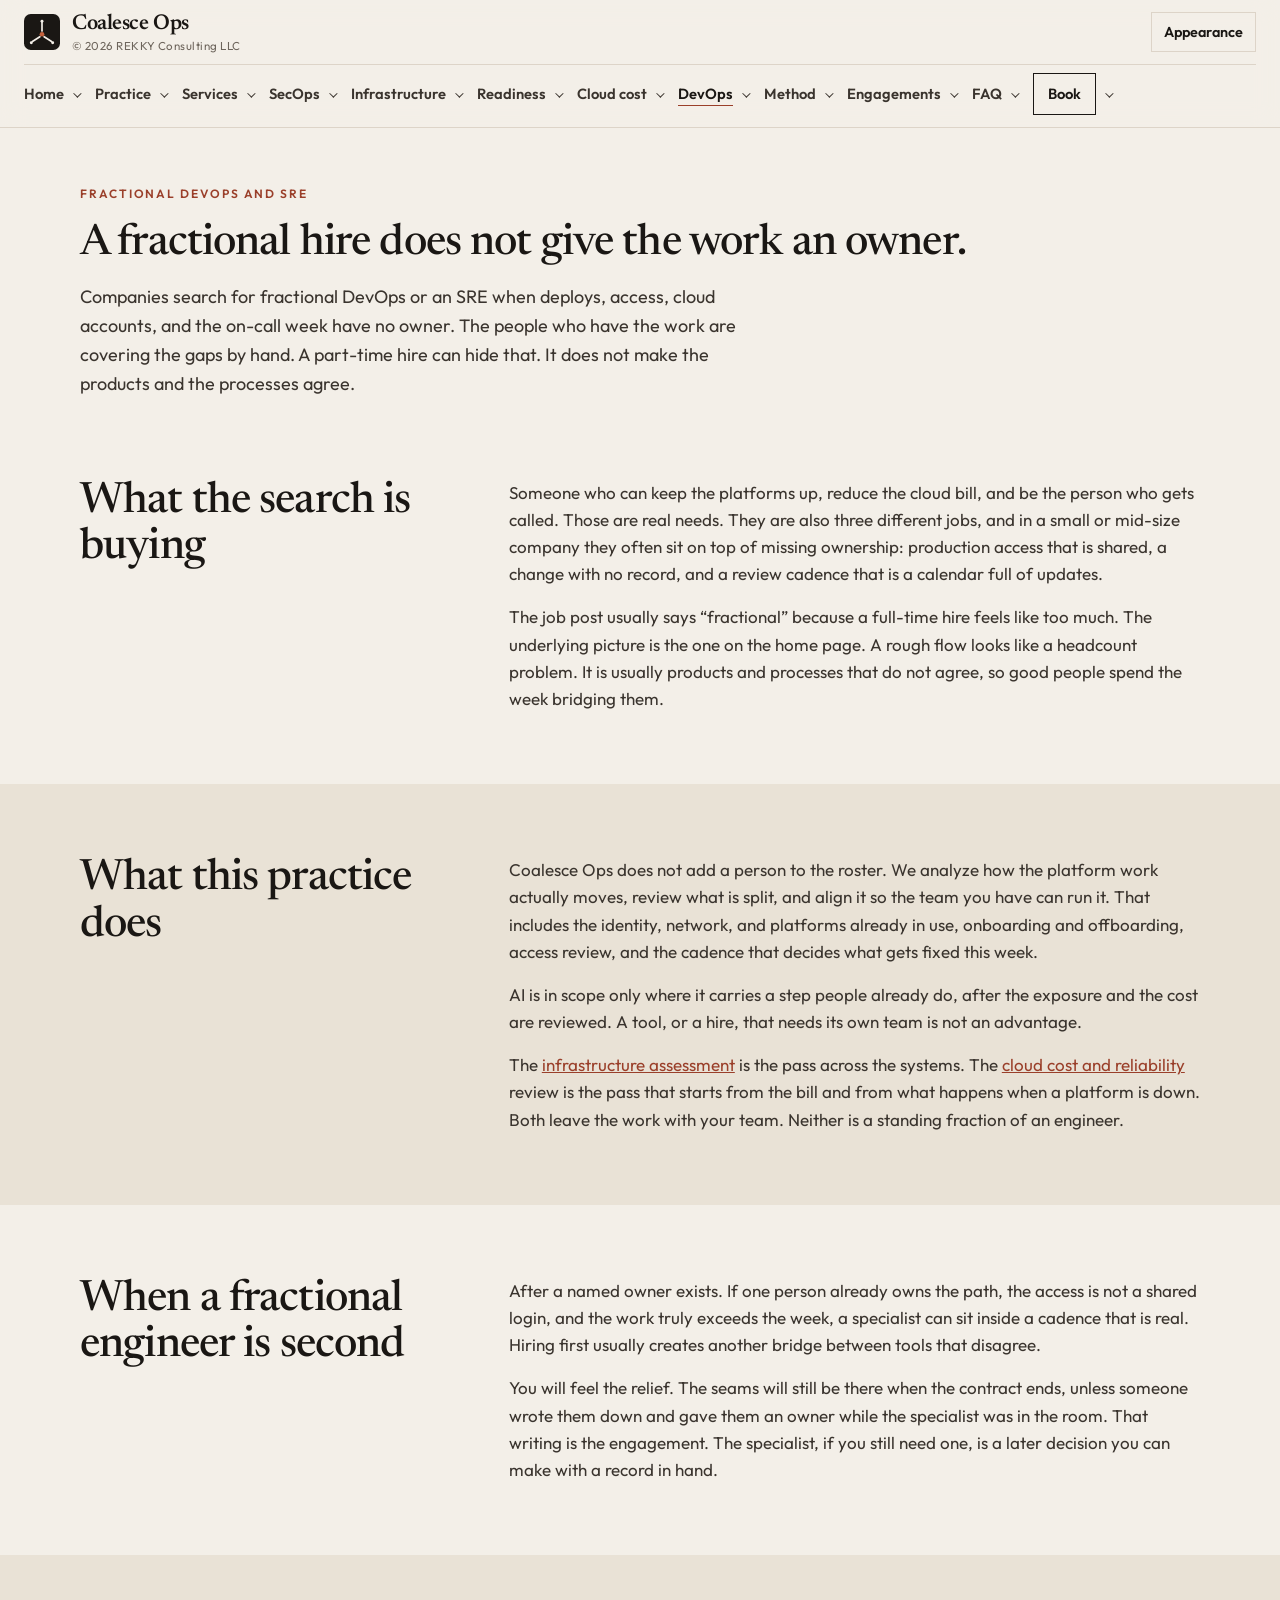
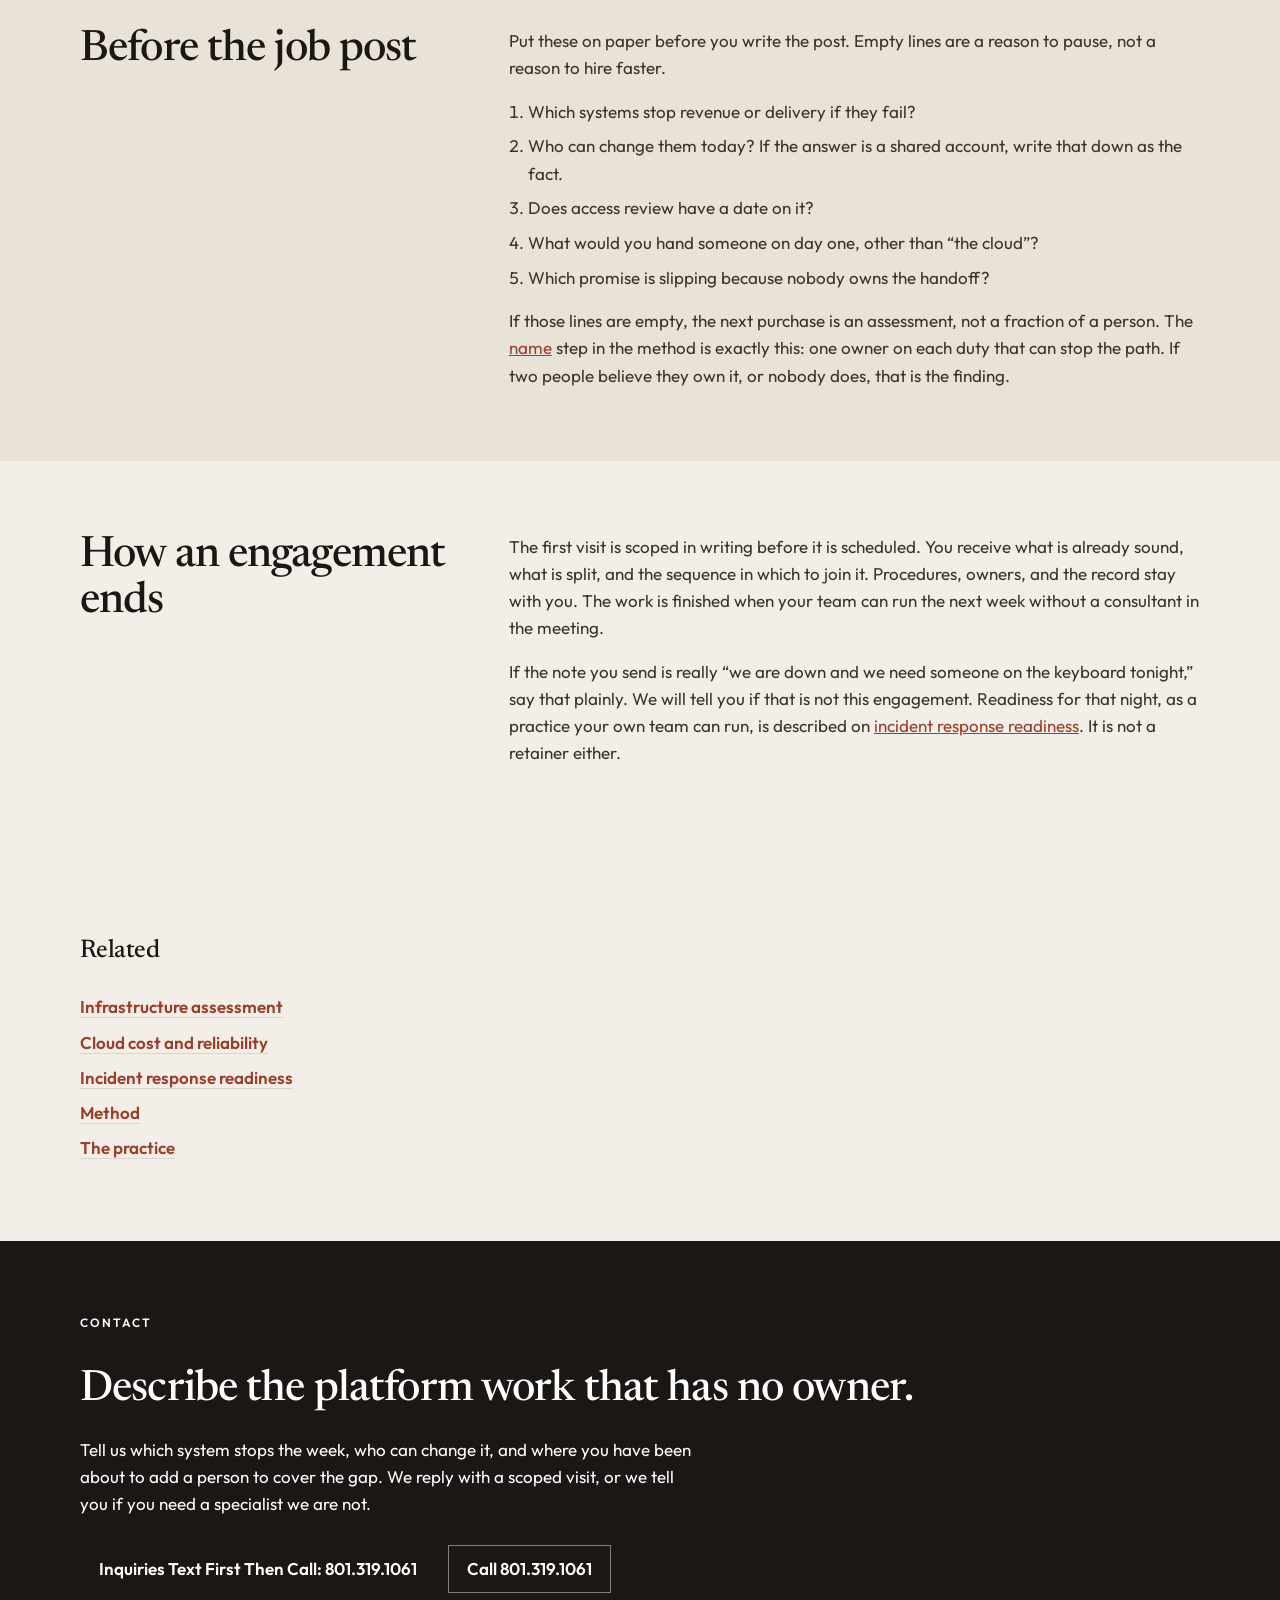
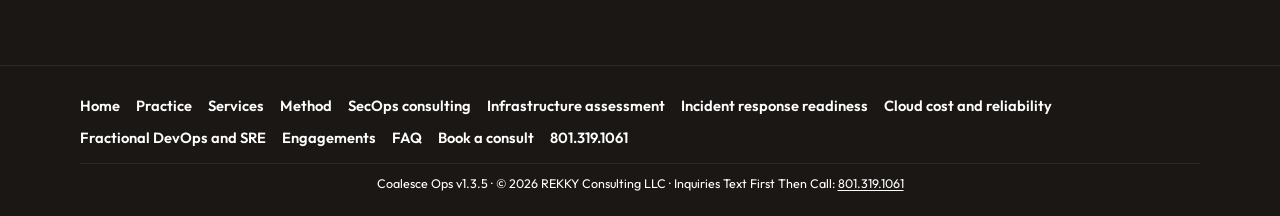
<file: fractional-devops-sre.html>
<!DOCTYPE html>
<html lang="en">
<head>
  <meta charset="utf-8" />
  <meta name="viewport" content="width=device-width, initial-scale=1" />
  <title>Fractional DevOps and SRE — Coalesce Ops</title>
  <meta name="description" content="Before you hire fractional DevOps or an SRE, name an owner for the platform work. Coalesce Ops aligns that flow without added headcount." />
  <meta name="author" content="Robert Foster" />
  <meta name="robots" content="index, follow" />
  <link rel="canonical" href="https://coalesceops.com/fractional-devops-sre.html" />
  <link rel="sitemap" type="application/xml" title="Sitemap" href="https://coalesceops.com/sitemap.xml" />
  <meta property="og:type" content="article" />
  <meta property="og:site_name" content="Coalesce Ops" />
  <meta property="og:locale" content="en_US" />
  <meta property="og:title" content="Fractional DevOps and SRE — Coalesce Ops" />
  <meta property="og:description" content="Before you hire fractional DevOps or an SRE, name an owner for the platform work. Coalesce Ops aligns that flow without added headcount." />
  <meta property="og:url" content="https://coalesceops.com/fractional-devops-sre.html" />
  <meta property="og:image" content="https://coalesceops.com/assets/og.png" />
  <meta property="og:image:type" content="image/png" />
  <meta property="og:image:width" content="1200" />
  <meta property="og:image:height" content="630" />
  <meta property="og:image:alt" content="Coalesce Ops — analyze, review, and align the flow" />
  <meta name="twitter:card" content="summary_large_image" />
  <meta name="twitter:title" content="Fractional DevOps and SRE — Coalesce Ops" />
  <meta name="twitter:description" content="Before you hire fractional DevOps or an SRE, name an owner for the platform work. Coalesce Ops aligns that flow without added headcount." />
  <meta name="twitter:image" content="https://coalesceops.com/assets/og.png" />
  <meta name="twitter:image:alt" content="Coalesce Ops — analyze, review, and align the flow" />
  <meta name="theme-color" content="#f3efe8" />
  <script>
    (function () {
      var saved = null;
      try { saved = localStorage.getItem("coalesceops-theme"); } catch (e) {}
      var themes = { light: 1, dark: 1, green: 1, "light-green": 1, "dark-green": 1, blue: 1, "light-blue": 1 };
      var colors = { light: "#f3efe8", dark: "#12100e", green: "#1f6b45", "light-green": "#e7f3ea", "dark-green": "#0e1c16", blue: "#1f5c96", "light-blue": "#e7f1f8" };
      var name = themes[saved] ? saved : "light";
      document.documentElement.setAttribute("data-theme", name);
      var meta = document.querySelector('meta[name="theme-color"]');
      if (meta && colors[name]) meta.setAttribute("content", colors[name]);
    })();
  </script>
  <link rel="icon" href="assets/favicon.svg" type="image/svg+xml" />
  <link rel="icon" href="assets/favicon-32.png" type="image/png" sizes="32x32" />
  <link rel="apple-touch-icon" href="assets/apple-touch-icon.png" sizes="180x180" />
  <link rel="manifest" href="site.webmanifest" />
  <!-- site-config:verification -->
  <link rel="preconnect" href="https://fonts.googleapis.com" />
  <link rel="preconnect" href="https://fonts.gstatic.com" crossorigin />
  <link rel="preload" as="style" href="https://fonts.googleapis.com/css2?family=Newsreader:opsz,wght@6..72,500;6..72,600&amp;family=Outfit:wght@400;500;600&amp;display=swap" />
  <link rel="stylesheet" href="https://fonts.googleapis.com/css2?family=Newsreader:opsz,wght@6..72,500;6..72,600&amp;family=Outfit:wght@400;500;600&amp;display=swap" media="print" onload="this.media='all'" />
  <noscript><link rel="stylesheet" href="https://fonts.googleapis.com/css2?family=Newsreader:opsz,wght@6..72,500;6..72,600&amp;family=Outfit:wght@400;500;600&amp;display=swap" /></noscript>
  <link rel="preload" href="assets/site.css?v=1.3.5" as="style" />
  <link rel="stylesheet" href="assets/site.css?v=1.3.5" />
  <script type="application/ld+json">
{
  "@context": "https://schema.org",
  "@graph": [
    {
      "@type": [
        "ProfessionalService",
        "Organization"
      ],
      "@id": "https://coalesceops.com/#business",
      "name": "Coalesce Ops",
      "legalName": "REKKY Consulting LLC",
      "url": "https://coalesceops.com/",
      "image": {
        "@type": "ImageObject",
        "url": "https://coalesceops.com/assets/og.png",
        "width": 1200,
        "height": 630
      },
      "logo": {
        "@type": "ImageObject",
        "url": "https://coalesceops.com/assets/apple-touch-icon.png",
        "width": 180,
        "height": 180
      },
      "telephone": "+1-801-319-1061",
      "description": "Coalesce Ops analyzes, reviews, and aligns products, processes, and AI so the flow is smoother, without adding headcount.",
      "slogan": "We analyze, review, and align your products and processes so the flow is smoother, without adding headcount.",
      "founder": {
        "@type": "Person",
        "name": "Robert Foster"
      },
      "contactPoint": {
        "@type": "ContactPoint",
        "contactType": "consulting",
          "telephone": "+1-801-319-1061",
        "availableLanguage": [
          "English"
        ]
      }
    },
    {
      "@type": "WebSite",
      "@id": "https://coalesceops.com/#website",
      "url": "https://coalesceops.com/",
      "name": "Coalesce Ops",
      "description": "Coalesce Ops analyzes, reviews, and aligns products, processes, and AI so the flow is smoother, without adding headcount.",
      "copyrightHolder": {
        "@type": "Organization",
        "name": "REKKY Consulting LLC"
      },
      "publisher": {
        "@id": "https://coalesceops.com/#business"
      },
      "inLanguage": "en"
    },
    {
      "@type": "WebPage",
      "@id": "https://coalesceops.com/fractional-devops-sre.html#webpage",
      "url": "https://coalesceops.com/fractional-devops-sre.html",
      "name": "Fractional DevOps and SRE — Coalesce Ops",
      "description": "Before you hire fractional DevOps or an SRE, name an owner for the platform work. Coalesce Ops aligns that flow without added headcount.",
      "isPartOf": {
        "@id": "https://coalesceops.com/#website"
      },
      "inLanguage": "en",
      "primaryImageOfPage": {
        "@type": "ImageObject",
        "url": "https://coalesceops.com/assets/og.png",
        "width": 1200,
        "height": 630
      }
    },
    {
      "@type": "BreadcrumbList",
      "@id": "https://coalesceops.com/fractional-devops-sre.html#breadcrumb",
      "itemListElement": [
        {
          "@type": "ListItem",
          "position": 1,
          "name": "Coalesce Ops",
          "item": "https://coalesceops.com/"
        },
        {
          "@type": "ListItem",
          "position": 2,
          "name": "Fractional DevOps and SRE",
          "item": "https://coalesceops.com/fractional-devops-sre.html"
        }
      ]
    },
    {
      "@type": "Article",
      "@id": "https://coalesceops.com/fractional-devops-sre.html#article",
      "headline": "A fractional hire does not give the work an owner.",
      "description": "Before you hire fractional DevOps or an SRE, name an owner for the platform work. Coalesce Ops aligns that flow without added headcount.",
      "author": {
        "@type": "Person",
        "name": "Robert Foster"
      },
      "copyrightHolder": {
        "@type": "Organization",
        "name": "REKKY Consulting LLC"
      },
      "publisher": {
        "@id": "https://coalesceops.com/#business"
      },
      "mainEntityOfPage": "https://coalesceops.com/fractional-devops-sre.html",
      "datePublished": "2026-10-04",
      "dateModified": "2026-10-04",
      "image": "https://coalesceops.com/assets/og.png",
      "inLanguage": "en"
    }
  ]
}
  </script>
</head>
<body>
  <a class="skip" href="#main">Skip to content</a>
  <header class="top">
    <a class="brand" href="/">
      <img src="assets/favicon.svg" width="36" height="36" alt="Coalesce Ops logo" />
      <span class="brand-text">
        <span class="brand-name">Coalesce Ops</span>
        <span class="brand-legal">© 2026 REKKY Consulting LLC</span>
      </span>
    </a>
<!-- site-nav:start -->
  <nav class="nav" id="site-nav" aria-label="Primary">
    <div class="nav-group">
      <a class="nav-link" href="/">Home</a>
      <details class="nav-sections">
        <summary><span class="sr-only">Home sections</span></summary>
        <div class="nav-panel">
          <a href="/#split">Where the work splits</a>
          <a href="/#standard">Analyze, review, align</a>
          <a href="/#ai">Taking advantage of AI</a>
          <a href="/#trust">What you can count on</a>
          <a href="/#engagements">What the engagement covers</a>
          <a href="/#start">Start from the problem you have</a>
        </div>
      </details>
    </div>
    <div class="nav-group">
      <a class="nav-link" href="practice.html">Practice</a>
      <details class="nav-sections">
        <summary><span class="sr-only">Practice sections</span></summary>
        <div class="nav-panel">
          <a href="practice.html#meaning">What coalesce means</a>
          <a href="practice.html#scope">In scope</a>
          <a href="practice.html#strategy">Strategy</a>
          <a href="practice.html#security">Security and compliance</a>
          <a href="practice.html#systems-cost">Systems and cost</a>
          <a href="practice.html#ai-work">AI on the work</a>
          <a href="practice.html#remains">What remains</a>
        </div>
      </details>
    </div>
    <div class="nav-group">
      <a class="nav-link" href="services.html">Services</a>
      <details class="nav-sections">
        <summary><span class="sr-only">Services sections</span></summary>
        <div class="nav-panel">
          <a href="services.html#picture">Operating picture</a>
          <a href="services.html#ownership">Ownership</a>
          <a href="services.html#cadence">Cadence</a>
          <a href="services.html#systems">Systems</a>
          <a href="services.html#sites">Sites</a>
          <a href="services.html#transition">Transition</a>
        </div>
      </details>
    </div>
    <div class="nav-group">
      <a class="nav-link" href="secops-consulting.html">SecOps</a>
      <details class="nav-sections">
        <summary><span class="sr-only">SecOps consulting sections</span></summary>
        <div class="nav-panel">
          <a href="secops-consulting.html#why">Why this search starts</a>
          <a href="secops-consulting.html#covers">What is in scope</a>
          <a href="secops-consulting.html#prepare">Before the first call</a>
          <a href="secops-consulting.html#ai-fit">Where AI fits</a>
          <a href="secops-consulting.html#limits">What this is not</a>
          <a href="secops-consulting.html#result">What you leave with</a>
        </div>
      </details>
    </div>
    <div class="nav-group">
      <a class="nav-link" href="infrastructure-assessment.html">Infrastructure</a>
      <details class="nav-sections">
        <summary><span class="sr-only">Infrastructure assessment sections</span></summary>
        <div class="nav-panel">
          <a href="infrastructure-assessment.html#when">When to ask for one</a>
          <a href="infrastructure-assessment.html#examine">What we look at</a>
          <a href="infrastructure-assessment.html#path">Walk one job</a>
          <a href="infrastructure-assessment.html#result">What you receive</a>
          <a href="infrastructure-assessment.html#cost">Cost on the same picture</a>
        </div>
      </details>
    </div>
    <div class="nav-group">
      <a class="nav-link" href="incident-response-readiness.html">Readiness</a>
      <details class="nav-sections">
        <summary><span class="sr-only">Incident response readiness sections</span></summary>
        <div class="nav-panel">
          <a href="incident-response-readiness.html#failure">Where it breaks</a>
          <a href="incident-response-readiness.html#questions">Questions that show readiness</a>
          <a href="incident-response-readiness.html#prepare">What to put in place</a>
          <a href="incident-response-readiness.html#limits">What we will not do</a>
          <a href="incident-response-readiness.html#prove">Prove it on a quiet week</a>
        </div>
      </details>
    </div>
    <div class="nav-group">
      <a class="nav-link" href="cloud-cost-reliability.html">Cloud cost</a>
      <details class="nav-sections">
        <summary><span class="sr-only">Cloud cost and reliability sections</span></summary>
        <div class="nav-panel">
          <a href="cloud-cost-reliability.html#promise">What we will not promise</a>
          <a href="cloud-cost-reliability.html#cost">Cost, as an operator</a>
          <a href="cloud-cost-reliability.html#reliability">Reliability without a new team</a>
          <a href="cloud-cost-reliability.html#cutover">After a cutover</a>
        </div>
      </details>
    </div>
    <div class="nav-group">
      <a class="nav-link" href="fractional-devops-sre.html">DevOps</a>
      <details class="nav-sections">
        <summary><span class="sr-only">Fractional DevOps and SRE sections</span></summary>
        <div class="nav-panel">
          <a href="fractional-devops-sre.html#search">What the search is buying</a>
          <a href="fractional-devops-sre.html#practice">What this practice does</a>
          <a href="fractional-devops-sre.html#second">When a fractional engineer is second</a>
          <a href="fractional-devops-sre.html#prepare">Before the job post</a>
          <a href="fractional-devops-sre.html#result">How an engagement ends</a>
        </div>
      </details>
    </div>
    <div class="nav-group">
      <a class="nav-link" href="method.html">Method</a>
      <details class="nav-sections">
        <summary><span class="sr-only">Method sections</span></summary>
        <div class="nav-panel">
          <a href="method.html#map">Map</a>
          <a href="method.html#name">Name</a>
          <a href="method.html#join">Join</a>
          <a href="method.html#prove">Prove</a>
          <a href="method.html#leave">Leave</a>
          <a href="method.html#analyze">Analyze</a>
          <a href="method.html#review">Review</a>
          <a href="method.html#align">Align</a>
        </div>
      </details>
    </div>
    <div class="nav-group align-end">
      <a class="nav-link" href="engagements.html">Engagements</a>
      <details class="nav-sections">
        <summary><span class="sr-only">Engagement sections</span></summary>
        <div class="nav-panel">
          <a href="engagements.html#consult">Free consult</a>
          <a href="engagements.html#assessment">Assessment</a>
          <a href="engagements.html#alignment">Alignment</a>
          <a href="engagements.html#not">What is not included</a>
        </div>
      </details>
    </div>
    <div class="nav-group align-end">
      <a class="nav-link" href="faq.html">FAQ</a>
      <details class="nav-sections">
        <summary><span class="sr-only">FAQ sections</span></summary>
        <div class="nav-panel">
          <a href="faq.html#booking">Booking</a>
          <a href="faq.html#scope">Scope and price</a>
          <a href="faq.html#limits">What this is not</a>
          <a href="faq.html#record">The record</a>
        </div>
      </details>
    </div>
    <div class="nav-group align-end">
      <a class="nav-link nav-cta" href="contact.html">Book</a>
      <details class="nav-sections">
        <summary><span class="sr-only">Booking sections</span></summary>
        <div class="nav-panel">
          <a href="contact.html#book">How to book</a>
          <a href="contact.html#include">What to include</a>
          <a href="contact.html#expect">What you can expect</a>
          <a href="contact.html#privacy">What stays private</a>
        </div>
      </details>
    </div>
  </nav>
  <!-- site-nav:end -->
    <div class="header-tools">
      <div class="settings">
        <button type="button" class="settings-btn" id="settings-toggle" aria-expanded="false" aria-controls="settings-panel">Appearance</button>
        <div class="settings-panel" id="settings-panel" hidden>
          <p class="settings-label" id="settings-label">Appearance</p>
          <div class="theme-list" role="radiogroup" aria-labelledby="settings-label">
            <button type="button" role="radio" data-theme="light" aria-checked="true">Light</button>
            <button type="button" role="radio" data-theme="dark" aria-checked="false">Dark</button>
            <button type="button" role="radio" data-theme="green" aria-checked="false">Green</button>
            <button type="button" role="radio" data-theme="light-green" aria-checked="false">Light green</button>
            <button type="button" role="radio" data-theme="dark-green" aria-checked="false">Dark green</button>
            <button type="button" role="radio" data-theme="blue" aria-checked="false">Blue</button>
            <button type="button" role="radio" data-theme="light-blue" aria-checked="false">Light blue</button>
          </div>
        </div>
      </div>
    </div>
  </header>

  <main id="main">

    <header class="page-head">
      <div class="wrap">
        <p class="eyebrow">Fractional DevOps and SRE</p>
        <h1>A fractional hire does not give the work an owner.</h1>
        <p class="lede">Companies search for fractional DevOps or an SRE when deploys, access, cloud accounts, and the on-call week have no owner. The people who have the work are covering the gaps by hand. A part-time hire can hide that. It does not make the products and the processes agree.</p>
      </div>
    </header>

    <section class="band" id="search">
      <div class="wrap split">
        <h2>What the search is buying</h2>
        <div class="prose">
          <p>Someone who can keep the platforms up, reduce the cloud bill, and be the person who gets called. Those are real needs. They are also three different jobs, and in a small or mid-size company they often sit on top of missing ownership: production access that is shared, a change with no record, and a review cadence that is a calendar full of updates.</p>
          <p>The job post usually says “fractional” because a full-time hire feels like too much. The underlying picture is the one on the home page. A rough flow looks like a headcount problem. It is usually products and processes that do not agree, so good people spend the week bridging them.</p>
        </div>
      </div>
    </section>
    <section class="band alt" id="practice">
      <div class="wrap split">
        <h2>What this practice does</h2>
        <div class="prose">
          <p>Coalesce Ops does not add a person to the roster. We analyze how the platform work actually moves, review what is split, and align it so the team you have can run it. That includes the identity, network, and platforms already in use, onboarding and offboarding, access review, and the cadence that decides what gets fixed this week.</p>
          <p>AI is in scope only where it carries a step people already do, after the exposure and the cost are reviewed. A tool, or a hire, that needs its own team is not an advantage.</p>
          <p>The <a href="infrastructure-assessment.html">infrastructure assessment</a> is the pass across the systems. The <a href="cloud-cost-reliability.html">cloud cost and reliability</a> review is the pass that starts from the bill and from what happens when a platform is down. Both leave the work with your team. Neither is a standing fraction of an engineer.</p>
        </div>
      </div>
    </section>
    <section class="band" id="second">
      <div class="wrap split">
        <h2>When a fractional engineer is second</h2>
        <div class="prose">
          <p>After a named owner exists. If one person already owns the path, the access is not a shared login, and the work truly exceeds the week, a specialist can sit inside a cadence that is real. Hiring first usually creates another bridge between tools that disagree.</p>
          <p>You will feel the relief. The seams will still be there when the contract ends, unless someone wrote them down and gave them an owner while the specialist was in the room. That writing is the engagement. The specialist, if you still need one, is a later decision you can make with a record in hand.</p>
        </div>
      </div>
    </section>
    <section class="band alt" id="prepare">
      <div class="wrap split">
        <h2>Before the job post</h2>
        <div class="prose">
          <p>Put these on paper before you write the post. Empty lines are a reason to pause, not a reason to hire faster.</p>
          <ol>
            <li>Which systems stop revenue or delivery if they fail?</li>
            <li>Who can change them today? If the answer is a shared account, write that down as the fact.</li>
            <li>Does access review have a date on it?</li>
            <li>What would you hand someone on day one, other than “the cloud”?</li>
            <li>Which promise is slipping because nobody owns the handoff?</li>
          </ol>
          <p>If those lines are empty, the next purchase is an assessment, not a fraction of a person. The <a href="method.html#name">name</a> step in the method is exactly this: one owner on each duty that can stop the path. If two people believe they own it, or nobody does, that is the finding.</p>
        </div>
      </div>
    </section>
    <section class="band" id="result">
      <div class="wrap split">
        <h2>How an engagement ends</h2>
        <div class="prose">
          <p>The first visit is scoped in writing before it is scheduled. You receive what is already sound, what is split, and the sequence in which to join it. Procedures, owners, and the record stay with you. The work is finished when your team can run the next week without a consultant in the meeting.</p>
          <p>If the note you send is really “we are down and we need someone on the keyboard tonight,” say that plainly. We will tell you if that is not this engagement. Readiness for that night, as a practice your own team can run, is described on <a href="incident-response-readiness.html">incident response readiness</a>. It is not a retainer either.</p>
        </div>
      </div>
    </section>
    <section class="band">
      <div class="wrap">
        <nav class="related" aria-label="Related">
          <h2>Related</h2>
          <ul>
          <li><a href="infrastructure-assessment.html">Infrastructure assessment</a></li>
          <li><a href="cloud-cost-reliability.html">Cloud cost and reliability</a></li>
          <li><a href="incident-response-readiness.html">Incident response readiness</a></li>
          <li><a href="method.html">Method</a></li>
          <li><a href="practice.html">The practice</a></li>
          </ul>
        </nav>
      </div>
    </section>
    <section class="cta-band">
      <div class="wrap">
        <p class="eyebrow">Contact</p>
        <h2>Describe the platform work that has no owner.</h2>
        <p>Tell us which system stops the week, who can change it, and where you have been about to add a person to cover the gap. We reply with a scoped visit, or we tell you if you need a specialist we are not.</p>
        <div class="hero-cta">
          <a class="btn primary" href="sms:+18013191061">Inquiries Text First Then Call: 801.319.1061</a>
          <a class="btn ghost" href="tel:+18013191061">Call 801.319.1061</a>
        </div>
      </div>
    </section>
  </main>

  <footer class="site-foot">
    <div class="wrap">
      <nav class="foot-nav" aria-label="Site">
        <a href="/">Home</a>
        <a href="practice.html">Practice</a>
        <a href="services.html">Services</a>
        <a href="method.html">Method</a>
        <a href="secops-consulting.html">SecOps consulting</a>
        <a href="infrastructure-assessment.html">Infrastructure assessment</a>
        <a href="incident-response-readiness.html">Incident response readiness</a>
        <a href="cloud-cost-reliability.html">Cloud cost and reliability</a>
        <a href="fractional-devops-sre.html">Fractional DevOps and SRE</a>
        <a href="engagements.html">Engagements</a>
        <a href="faq.html">FAQ</a>
        <a href="contact.html">Book a consult</a>
        <a href="tel:+18013191061">801.319.1061</a>
      </nav>
      <p class="foot-meta"><span class="foot-meta-part">Coalesce Ops v1.3.5</span><span class="foot-meta-part">© 2026 REKKY Consulting LLC</span><span>Inquiries Text First Then Call: <a href="sms:+18013191061">801.319.1061</a></span></p>
    </div>
  </footer>
  <script src="assets/site.js?v=1.3.5" defer></script>
</body>
</html>
</file>
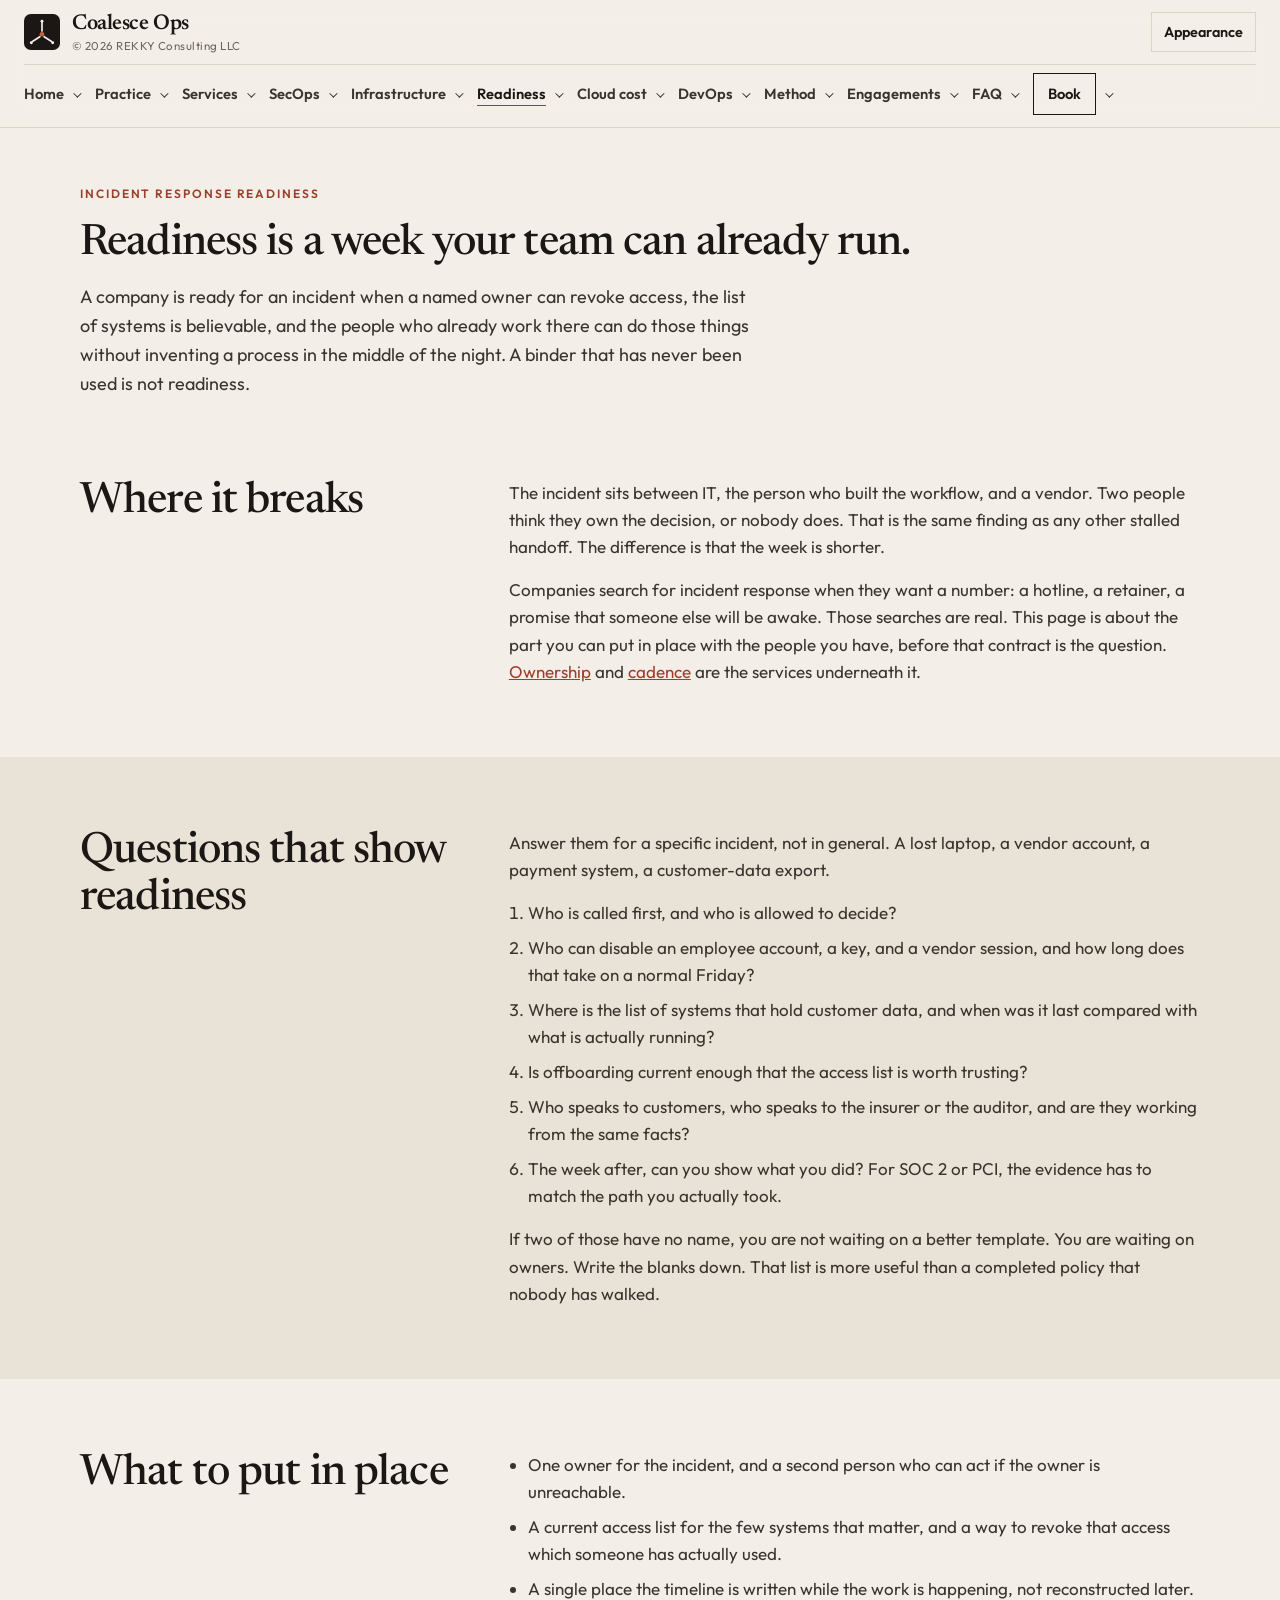
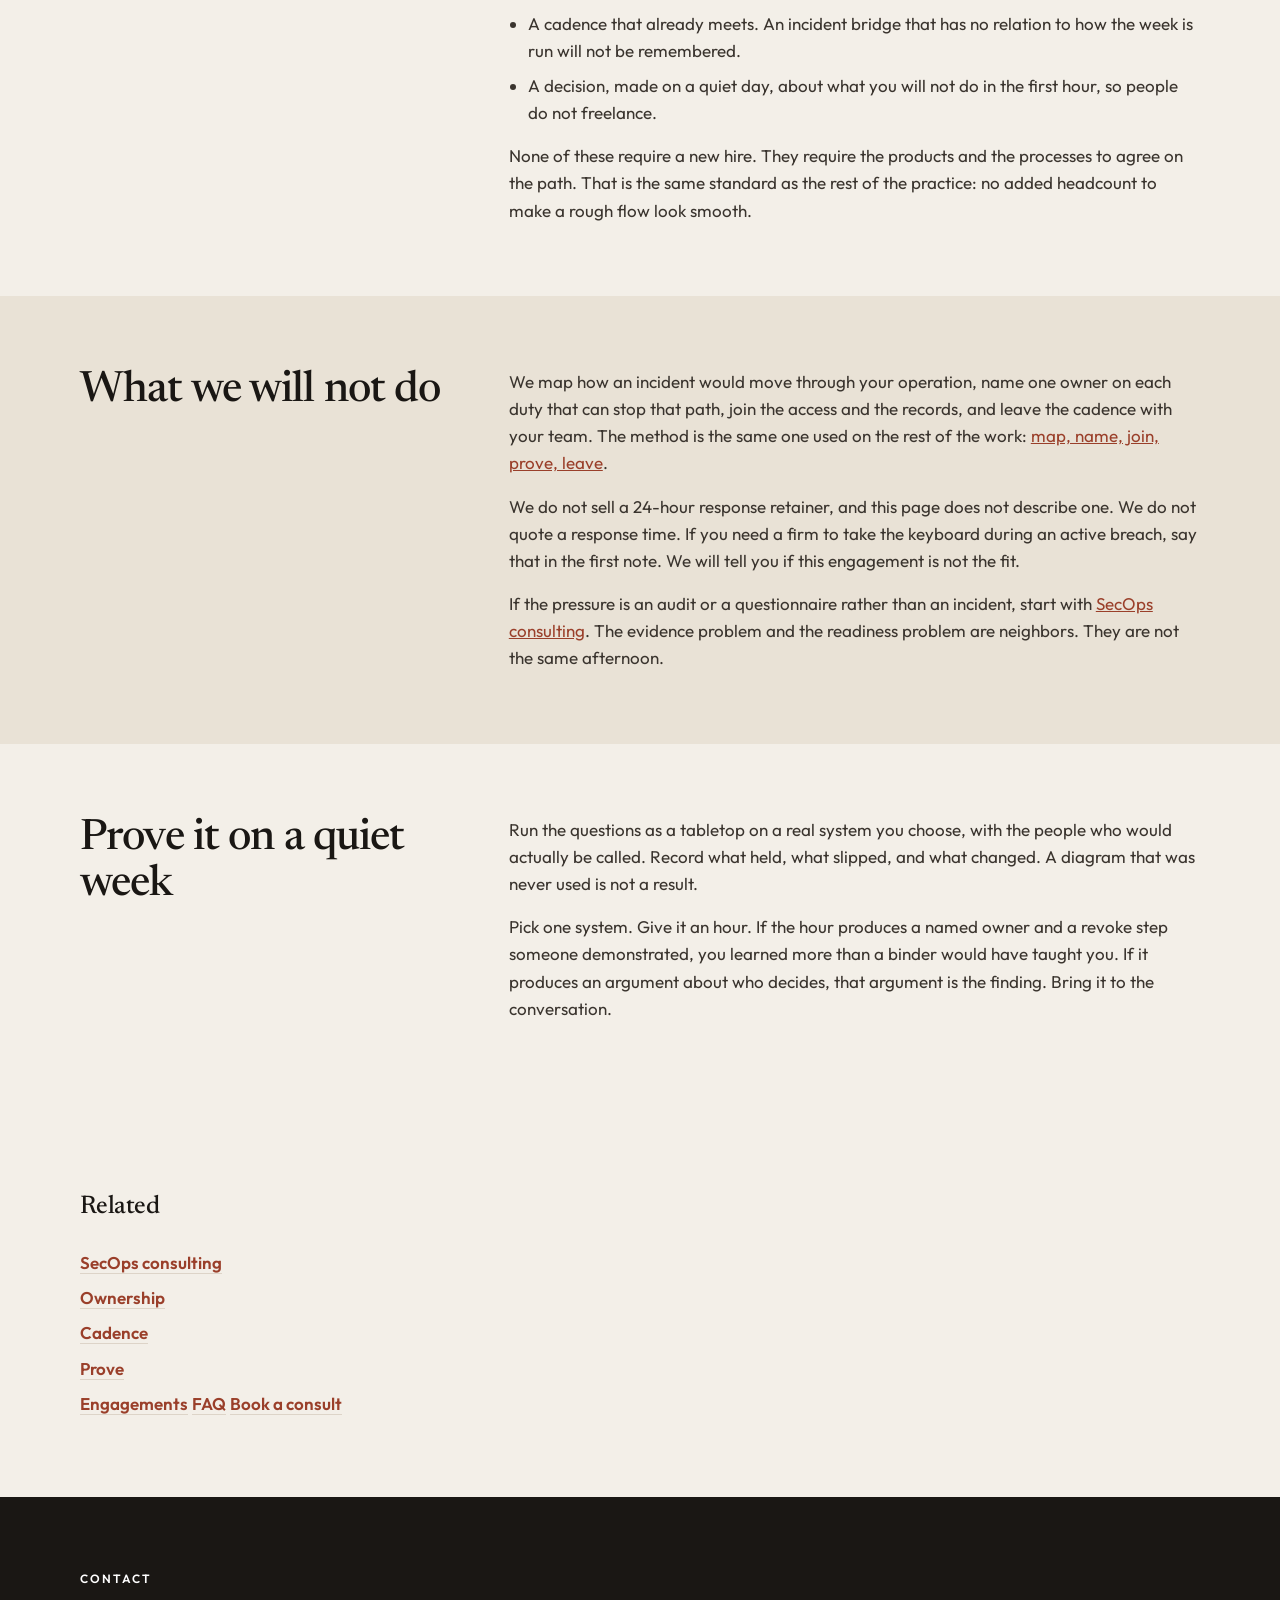
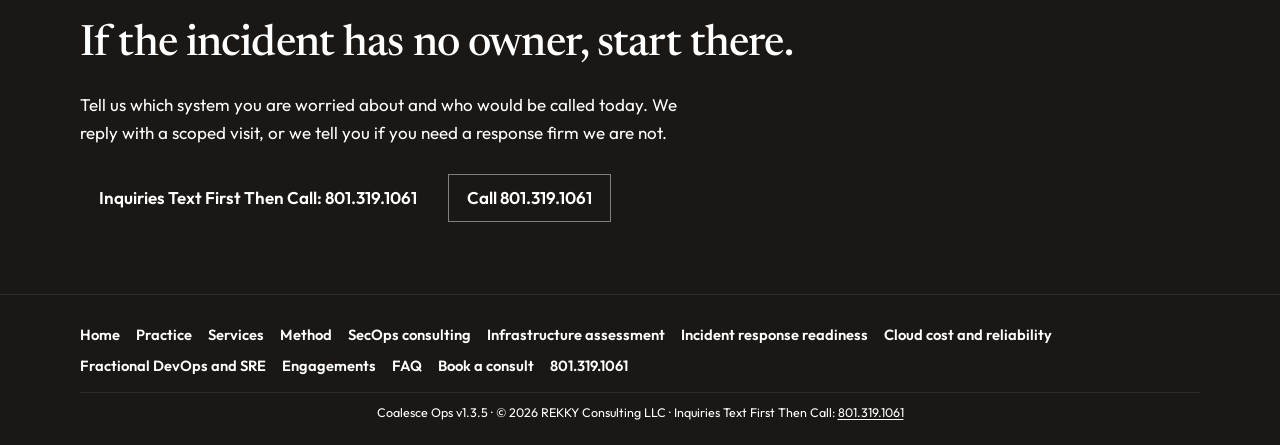
<file: incident-response-readiness.html>
<!DOCTYPE html>
<html lang="en">
<head>
  <meta charset="utf-8" />
  <meta name="viewport" content="width=device-width, initial-scale=1" />
  <title>Incident response readiness — Coalesce Ops</title>
  <meta name="description" content="Incident response readiness is named owners, access you can revoke, and a cadence your team already runs. What to check before a retainer." />
  <meta name="author" content="Robert Foster" />
  <meta name="robots" content="index, follow" />
  <link rel="canonical" href="https://coalesceops.com/incident-response-readiness.html" />
  <link rel="sitemap" type="application/xml" title="Sitemap" href="https://coalesceops.com/sitemap.xml" />
  <meta property="og:type" content="article" />
  <meta property="og:site_name" content="Coalesce Ops" />
  <meta property="og:locale" content="en_US" />
  <meta property="og:title" content="Incident response readiness — Coalesce Ops" />
  <meta property="og:description" content="Incident response readiness is named owners, access you can revoke, and a cadence your team already runs. What to check before a retainer." />
  <meta property="og:url" content="https://coalesceops.com/incident-response-readiness.html" />
  <meta property="og:image" content="https://coalesceops.com/assets/og.png" />
  <meta property="og:image:type" content="image/png" />
  <meta property="og:image:width" content="1200" />
  <meta property="og:image:height" content="630" />
  <meta property="og:image:alt" content="Coalesce Ops — analyze, review, and align the flow" />
  <meta name="twitter:card" content="summary_large_image" />
  <meta name="twitter:title" content="Incident response readiness — Coalesce Ops" />
  <meta name="twitter:description" content="Incident response readiness is named owners, access you can revoke, and a cadence your team already runs. What to check before a retainer." />
  <meta name="twitter:image" content="https://coalesceops.com/assets/og.png" />
  <meta name="twitter:image:alt" content="Coalesce Ops — analyze, review, and align the flow" />
  <meta name="theme-color" content="#f3efe8" />
  <script>
    (function () {
      var saved = null;
      try { saved = localStorage.getItem("coalesceops-theme"); } catch (e) {}
      var themes = { light: 1, dark: 1, green: 1, "light-green": 1, "dark-green": 1, blue: 1, "light-blue": 1 };
      var colors = { light: "#f3efe8", dark: "#12100e", green: "#1f6b45", "light-green": "#e7f3ea", "dark-green": "#0e1c16", blue: "#1f5c96", "light-blue": "#e7f1f8" };
      var name = themes[saved] ? saved : "light";
      document.documentElement.setAttribute("data-theme", name);
      var meta = document.querySelector('meta[name="theme-color"]');
      if (meta && colors[name]) meta.setAttribute("content", colors[name]);
    })();
  </script>
  <link rel="icon" href="assets/favicon.svg" type="image/svg+xml" />
  <link rel="icon" href="assets/favicon-32.png" type="image/png" sizes="32x32" />
  <link rel="apple-touch-icon" href="assets/apple-touch-icon.png" sizes="180x180" />
  <link rel="manifest" href="site.webmanifest" />
  <!-- site-config:verification -->
  <link rel="preconnect" href="https://fonts.googleapis.com" />
  <link rel="preconnect" href="https://fonts.gstatic.com" crossorigin />
  <link rel="preload" as="style" href="https://fonts.googleapis.com/css2?family=Newsreader:opsz,wght@6..72,500;6..72,600&amp;family=Outfit:wght@400;500;600&amp;display=swap" />
  <link rel="stylesheet" href="https://fonts.googleapis.com/css2?family=Newsreader:opsz,wght@6..72,500;6..72,600&amp;family=Outfit:wght@400;500;600&amp;display=swap" media="print" onload="this.media='all'" />
  <noscript><link rel="stylesheet" href="https://fonts.googleapis.com/css2?family=Newsreader:opsz,wght@6..72,500;6..72,600&amp;family=Outfit:wght@400;500;600&amp;display=swap" /></noscript>
  <link rel="preload" href="assets/site.css?v=1.3.5" as="style" />
  <link rel="stylesheet" href="assets/site.css?v=1.3.5" />
  <script type="application/ld+json">
{
  "@context": "https://schema.org",
  "@graph": [
    {
      "@type": [
        "ProfessionalService",
        "Organization"
      ],
      "@id": "https://coalesceops.com/#business",
      "name": "Coalesce Ops",
      "legalName": "REKKY Consulting LLC",
      "url": "https://coalesceops.com/",
      "image": {
        "@type": "ImageObject",
        "url": "https://coalesceops.com/assets/og.png",
        "width": 1200,
        "height": 630
      },
      "logo": {
        "@type": "ImageObject",
        "url": "https://coalesceops.com/assets/apple-touch-icon.png",
        "width": 180,
        "height": 180
      },
      "telephone": "+1-801-319-1061",
      "description": "Coalesce Ops analyzes, reviews, and aligns products, processes, and AI so the flow is smoother, without adding headcount.",
      "slogan": "We analyze, review, and align your products and processes so the flow is smoother, without adding headcount.",
      "founder": {
        "@type": "Person",
        "name": "Robert Foster"
      },
      "contactPoint": {
        "@type": "ContactPoint",
        "contactType": "consulting",
          "telephone": "+1-801-319-1061",
        "availableLanguage": [
          "English"
        ]
      }
    },
    {
      "@type": "WebSite",
      "@id": "https://coalesceops.com/#website",
      "url": "https://coalesceops.com/",
      "name": "Coalesce Ops",
      "description": "Coalesce Ops analyzes, reviews, and aligns products, processes, and AI so the flow is smoother, without adding headcount.",
      "copyrightHolder": {
        "@type": "Organization",
        "name": "REKKY Consulting LLC"
      },
      "publisher": {
        "@id": "https://coalesceops.com/#business"
      },
      "inLanguage": "en"
    },
    {
      "@type": "WebPage",
      "@id": "https://coalesceops.com/incident-response-readiness.html#webpage",
      "url": "https://coalesceops.com/incident-response-readiness.html",
      "name": "Incident response readiness — Coalesce Ops",
      "description": "Incident response readiness is named owners, access you can revoke, and a cadence your team already runs. What to check before a retainer.",
      "isPartOf": {
        "@id": "https://coalesceops.com/#website"
      },
      "inLanguage": "en",
      "primaryImageOfPage": {
        "@type": "ImageObject",
        "url": "https://coalesceops.com/assets/og.png",
        "width": 1200,
        "height": 630
      }
    },
    {
      "@type": "BreadcrumbList",
      "@id": "https://coalesceops.com/incident-response-readiness.html#breadcrumb",
      "itemListElement": [
        {
          "@type": "ListItem",
          "position": 1,
          "name": "Coalesce Ops",
          "item": "https://coalesceops.com/"
        },
        {
          "@type": "ListItem",
          "position": 2,
          "name": "Incident response readiness",
          "item": "https://coalesceops.com/incident-response-readiness.html"
        }
      ]
    },
    {
      "@type": "Article",
      "@id": "https://coalesceops.com/incident-response-readiness.html#article",
      "headline": "Readiness is a week your team can already run.",
      "description": "Incident response readiness is named owners, access you can revoke, and a cadence your team already runs. What to check before a retainer.",
      "author": {
        "@type": "Person",
        "name": "Robert Foster"
      },
      "copyrightHolder": {
        "@type": "Organization",
        "name": "REKKY Consulting LLC"
      },
      "publisher": {
        "@id": "https://coalesceops.com/#business"
      },
      "mainEntityOfPage": "https://coalesceops.com/incident-response-readiness.html",
      "datePublished": "2026-10-04",
      "dateModified": "2026-10-04",
      "image": "https://coalesceops.com/assets/og.png",
      "inLanguage": "en"
    }
  ]
}
  </script>
</head>
<body>
  <a class="skip" href="#main">Skip to content</a>
  <header class="top">
    <a class="brand" href="/">
      <img src="assets/favicon.svg" width="36" height="36" alt="Coalesce Ops logo" />
      <span class="brand-text">
        <span class="brand-name">Coalesce Ops</span>
        <span class="brand-legal">© 2026 REKKY Consulting LLC</span>
      </span>
    </a>
<!-- site-nav:start -->
  <nav class="nav" id="site-nav" aria-label="Primary">
    <div class="nav-group">
      <a class="nav-link" href="/">Home</a>
      <details class="nav-sections">
        <summary><span class="sr-only">Home sections</span></summary>
        <div class="nav-panel">
          <a href="/#split">Where the work splits</a>
          <a href="/#standard">Analyze, review, align</a>
          <a href="/#ai">Taking advantage of AI</a>
          <a href="/#trust">What you can count on</a>
          <a href="/#engagements">What the engagement covers</a>
          <a href="/#start">Start from the problem you have</a>
        </div>
      </details>
    </div>
    <div class="nav-group">
      <a class="nav-link" href="practice.html">Practice</a>
      <details class="nav-sections">
        <summary><span class="sr-only">Practice sections</span></summary>
        <div class="nav-panel">
          <a href="practice.html#meaning">What coalesce means</a>
          <a href="practice.html#scope">In scope</a>
          <a href="practice.html#strategy">Strategy</a>
          <a href="practice.html#security">Security and compliance</a>
          <a href="practice.html#systems-cost">Systems and cost</a>
          <a href="practice.html#ai-work">AI on the work</a>
          <a href="practice.html#remains">What remains</a>
        </div>
      </details>
    </div>
    <div class="nav-group">
      <a class="nav-link" href="services.html">Services</a>
      <details class="nav-sections">
        <summary><span class="sr-only">Services sections</span></summary>
        <div class="nav-panel">
          <a href="services.html#picture">Operating picture</a>
          <a href="services.html#ownership">Ownership</a>
          <a href="services.html#cadence">Cadence</a>
          <a href="services.html#systems">Systems</a>
          <a href="services.html#sites">Sites</a>
          <a href="services.html#transition">Transition</a>
        </div>
      </details>
    </div>
    <div class="nav-group">
      <a class="nav-link" href="secops-consulting.html">SecOps</a>
      <details class="nav-sections">
        <summary><span class="sr-only">SecOps consulting sections</span></summary>
        <div class="nav-panel">
          <a href="secops-consulting.html#why">Why this search starts</a>
          <a href="secops-consulting.html#covers">What is in scope</a>
          <a href="secops-consulting.html#prepare">Before the first call</a>
          <a href="secops-consulting.html#ai-fit">Where AI fits</a>
          <a href="secops-consulting.html#limits">What this is not</a>
          <a href="secops-consulting.html#result">What you leave with</a>
        </div>
      </details>
    </div>
    <div class="nav-group">
      <a class="nav-link" href="infrastructure-assessment.html">Infrastructure</a>
      <details class="nav-sections">
        <summary><span class="sr-only">Infrastructure assessment sections</span></summary>
        <div class="nav-panel">
          <a href="infrastructure-assessment.html#when">When to ask for one</a>
          <a href="infrastructure-assessment.html#examine">What we look at</a>
          <a href="infrastructure-assessment.html#path">Walk one job</a>
          <a href="infrastructure-assessment.html#result">What you receive</a>
          <a href="infrastructure-assessment.html#cost">Cost on the same picture</a>
        </div>
      </details>
    </div>
    <div class="nav-group">
      <a class="nav-link" href="incident-response-readiness.html">Readiness</a>
      <details class="nav-sections">
        <summary><span class="sr-only">Incident response readiness sections</span></summary>
        <div class="nav-panel">
          <a href="incident-response-readiness.html#failure">Where it breaks</a>
          <a href="incident-response-readiness.html#questions">Questions that show readiness</a>
          <a href="incident-response-readiness.html#prepare">What to put in place</a>
          <a href="incident-response-readiness.html#limits">What we will not do</a>
          <a href="incident-response-readiness.html#prove">Prove it on a quiet week</a>
        </div>
      </details>
    </div>
    <div class="nav-group">
      <a class="nav-link" href="cloud-cost-reliability.html">Cloud cost</a>
      <details class="nav-sections">
        <summary><span class="sr-only">Cloud cost and reliability sections</span></summary>
        <div class="nav-panel">
          <a href="cloud-cost-reliability.html#promise">What we will not promise</a>
          <a href="cloud-cost-reliability.html#cost">Cost, as an operator</a>
          <a href="cloud-cost-reliability.html#reliability">Reliability without a new team</a>
          <a href="cloud-cost-reliability.html#cutover">After a cutover</a>
        </div>
      </details>
    </div>
    <div class="nav-group">
      <a class="nav-link" href="fractional-devops-sre.html">DevOps</a>
      <details class="nav-sections">
        <summary><span class="sr-only">Fractional DevOps and SRE sections</span></summary>
        <div class="nav-panel">
          <a href="fractional-devops-sre.html#search">What the search is buying</a>
          <a href="fractional-devops-sre.html#practice">What this practice does</a>
          <a href="fractional-devops-sre.html#second">When a fractional engineer is second</a>
          <a href="fractional-devops-sre.html#prepare">Before the job post</a>
          <a href="fractional-devops-sre.html#result">How an engagement ends</a>
        </div>
      </details>
    </div>
    <div class="nav-group">
      <a class="nav-link" href="method.html">Method</a>
      <details class="nav-sections">
        <summary><span class="sr-only">Method sections</span></summary>
        <div class="nav-panel">
          <a href="method.html#map">Map</a>
          <a href="method.html#name">Name</a>
          <a href="method.html#join">Join</a>
          <a href="method.html#prove">Prove</a>
          <a href="method.html#leave">Leave</a>
          <a href="method.html#analyze">Analyze</a>
          <a href="method.html#review">Review</a>
          <a href="method.html#align">Align</a>
        </div>
      </details>
    </div>
    <div class="nav-group align-end">
      <a class="nav-link" href="engagements.html">Engagements</a>
      <details class="nav-sections">
        <summary><span class="sr-only">Engagement sections</span></summary>
        <div class="nav-panel">
          <a href="engagements.html#consult">Free consult</a>
          <a href="engagements.html#assessment">Assessment</a>
          <a href="engagements.html#alignment">Alignment</a>
          <a href="engagements.html#not">What is not included</a>
        </div>
      </details>
    </div>
    <div class="nav-group align-end">
      <a class="nav-link" href="faq.html">FAQ</a>
      <details class="nav-sections">
        <summary><span class="sr-only">FAQ sections</span></summary>
        <div class="nav-panel">
          <a href="faq.html#booking">Booking</a>
          <a href="faq.html#scope">Scope and price</a>
          <a href="faq.html#limits">What this is not</a>
          <a href="faq.html#record">The record</a>
        </div>
      </details>
    </div>
    <div class="nav-group align-end">
      <a class="nav-link nav-cta" href="contact.html">Book</a>
      <details class="nav-sections">
        <summary><span class="sr-only">Booking sections</span></summary>
        <div class="nav-panel">
          <a href="contact.html#book">How to book</a>
          <a href="contact.html#include">What to include</a>
          <a href="contact.html#expect">What you can expect</a>
          <a href="contact.html#privacy">What stays private</a>
        </div>
      </details>
    </div>
  </nav>
  <!-- site-nav:end -->
    <div class="header-tools">
      <div class="settings">
        <button type="button" class="settings-btn" id="settings-toggle" aria-expanded="false" aria-controls="settings-panel">Appearance</button>
        <div class="settings-panel" id="settings-panel" hidden>
          <p class="settings-label" id="settings-label">Appearance</p>
          <div class="theme-list" role="radiogroup" aria-labelledby="settings-label">
            <button type="button" role="radio" data-theme="light" aria-checked="true">Light</button>
            <button type="button" role="radio" data-theme="dark" aria-checked="false">Dark</button>
            <button type="button" role="radio" data-theme="green" aria-checked="false">Green</button>
            <button type="button" role="radio" data-theme="light-green" aria-checked="false">Light green</button>
            <button type="button" role="radio" data-theme="dark-green" aria-checked="false">Dark green</button>
            <button type="button" role="radio" data-theme="blue" aria-checked="false">Blue</button>
            <button type="button" role="radio" data-theme="light-blue" aria-checked="false">Light blue</button>
          </div>
        </div>
      </div>
    </div>
  </header>

  <main id="main">

    <header class="page-head">
      <div class="wrap">
        <p class="eyebrow">Incident response readiness</p>
        <h1>Readiness is a week your team can already run.</h1>
        <p class="lede">A company is ready for an incident when a named owner can revoke access, the list of systems is believable, and the people who already work there can do those things without inventing a process in the middle of the night. A binder that has never been used is not readiness.</p>
      </div>
    </header>

    <section class="band" id="failure">
      <div class="wrap split">
        <h2>Where it breaks</h2>
        <div class="prose">
          <p>The incident sits between IT, the person who built the workflow, and a vendor. Two people think they own the decision, or nobody does. That is the same finding as any other stalled handoff. The difference is that the week is shorter.</p>
          <p>Companies search for incident response when they want a number: a hotline, a retainer, a promise that someone else will be awake. Those searches are real. This page is about the part you can put in place with the people you have, before that contract is the question. <a href="services.html#ownership">Ownership</a> and <a href="services.html#cadence">cadence</a> are the services underneath it.</p>
        </div>
      </div>
    </section>
    <section class="band alt" id="questions">
      <div class="wrap split">
        <h2>Questions that show readiness</h2>
        <div class="prose">
          <p>Answer them for a specific incident, not in general. A lost laptop, a vendor account, a payment system, a customer-data export.</p>
          <ol>
            <li>Who is called first, and who is allowed to decide?</li>
            <li>Who can disable an employee account, a key, and a vendor session, and how long does that take on a normal Friday?</li>
            <li>Where is the list of systems that hold customer data, and when was it last compared with what is actually running?</li>
            <li>Is offboarding current enough that the access list is worth trusting?</li>
            <li>Who speaks to customers, who speaks to the insurer or the auditor, and are they working from the same facts?</li>
            <li>The week after, can you show what you did? For SOC 2 or PCI, the evidence has to match the path you actually took.</li>
          </ol>
          <p>If two of those have no name, you are not waiting on a better template. You are waiting on owners. Write the blanks down. That list is more useful than a completed policy that nobody has walked.</p>
        </div>
      </div>
    </section>
    <section class="band" id="prepare">
      <div class="wrap split">
        <h2>What to put in place</h2>
        <div class="prose">
          <ul>
            <li>One owner for the incident, and a second person who can act if the owner is unreachable.</li>
            <li>A current access list for the few systems that matter, and a way to revoke that access which someone has actually used.</li>
            <li>A single place the timeline is written while the work is happening, not reconstructed later.</li>
            <li>A cadence that already meets. An incident bridge that has no relation to how the week is run will not be remembered.</li>
            <li>A decision, made on a quiet day, about what you will not do in the first hour, so people do not freelance.</li>
          </ul>
          <p>None of these require a new hire. They require the products and the processes to agree on the path. That is the same standard as the rest of the practice: no added headcount to make a rough flow look smooth.</p>
        </div>
      </div>
    </section>
    <section class="band alt" id="limits">
      <div class="wrap split">
        <h2>What we will not do</h2>
        <div class="prose">
          <p>We map how an incident would move through your operation, name one owner on each duty that can stop that path, join the access and the records, and leave the cadence with your team. The method is the same one used on the rest of the work: <a href="method.html">map, name, join, prove, leave</a>.</p>
          <p>We do not sell a 24-hour response retainer, and this page does not describe one. We do not quote a response time. If you need a firm to take the keyboard during an active breach, say that in the first note. We will tell you if this engagement is not the fit.</p>
          <p>If the pressure is an audit or a questionnaire rather than an incident, start with <a href="secops-consulting.html">SecOps consulting</a>. The evidence problem and the readiness problem are neighbors. They are not the same afternoon.</p>
        </div>
      </div>
    </section>
    <section class="band" id="prove">
      <div class="wrap split">
        <h2>Prove it on a quiet week</h2>
        <div class="prose">
          <p>Run the questions as a tabletop on a real system you choose, with the people who would actually be called. Record what held, what slipped, and what changed. A diagram that was never used is not a result.</p>
          <p>Pick one system. Give it an hour. If the hour produces a named owner and a revoke step someone demonstrated, you learned more than a binder would have taught you. If it produces an argument about who decides, that argument is the finding. Bring it to the conversation.</p>
        </div>
      </div>
    </section>
    <section class="band">
      <div class="wrap">
        <nav class="related" aria-label="Related">
          <h2>Related</h2>
          <ul>
          <li><a href="secops-consulting.html">SecOps consulting</a></li>
          <li><a href="services.html#ownership">Ownership</a></li>
          <li><a href="services.html#cadence">Cadence</a></li>
          <li><a href="method.html#prove">Prove</a></li>
          <li><a href="engagements.html">Engagements</a>
        <a href="faq.html">FAQ</a>
        <a href="contact.html">Book a consult</a></li>
          </ul>
        </nav>
      </div>
    </section>
    <section class="cta-band">
      <div class="wrap">
        <p class="eyebrow">Contact</p>
        <h2>If the incident has no owner, start there.</h2>
        <p>Tell us which system you are worried about and who would be called today. We reply with a scoped visit, or we tell you if you need a response firm we are not.</p>
        <div class="hero-cta">
          <a class="btn primary" href="sms:+18013191061">Inquiries Text First Then Call: 801.319.1061</a>
          <a class="btn ghost" href="tel:+18013191061">Call 801.319.1061</a>
        </div>
      </div>
    </section>
  </main>

  <footer class="site-foot">
    <div class="wrap">
      <nav class="foot-nav" aria-label="Site">
        <a href="/">Home</a>
        <a href="practice.html">Practice</a>
        <a href="services.html">Services</a>
        <a href="method.html">Method</a>
        <a href="secops-consulting.html">SecOps consulting</a>
        <a href="infrastructure-assessment.html">Infrastructure assessment</a>
        <a href="incident-response-readiness.html">Incident response readiness</a>
        <a href="cloud-cost-reliability.html">Cloud cost and reliability</a>
        <a href="fractional-devops-sre.html">Fractional DevOps and SRE</a>
        <a href="engagements.html">Engagements</a>
        <a href="faq.html">FAQ</a>
        <a href="contact.html">Book a consult</a>
        <a href="tel:+18013191061">801.319.1061</a>
      </nav>
      <p class="foot-meta"><span class="foot-meta-part">Coalesce Ops v1.3.5</span><span class="foot-meta-part">© 2026 REKKY Consulting LLC</span><span>Inquiries Text First Then Call: <a href="sms:+18013191061">801.319.1061</a></span></p>
    </div>
  </footer>
  <script src="assets/site.js?v=1.3.5" defer></script>
</body>
</html>
</file>
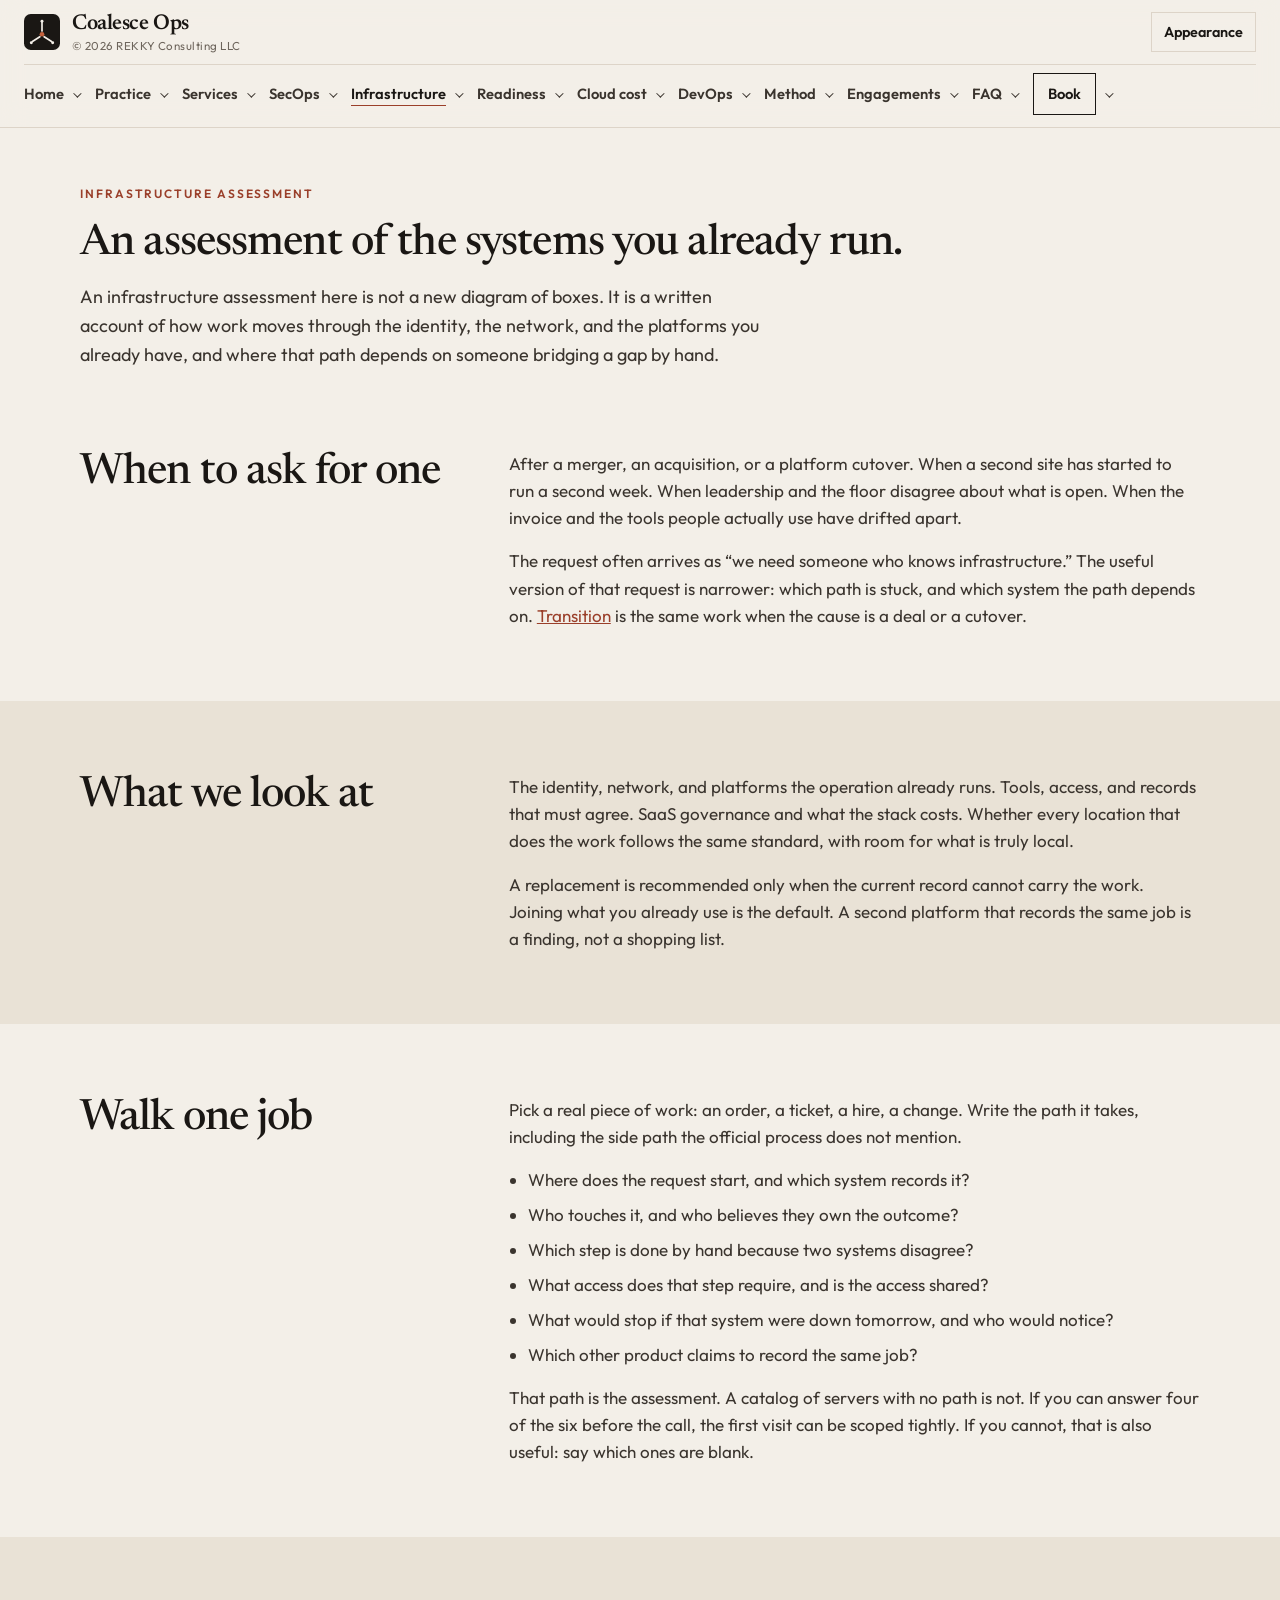
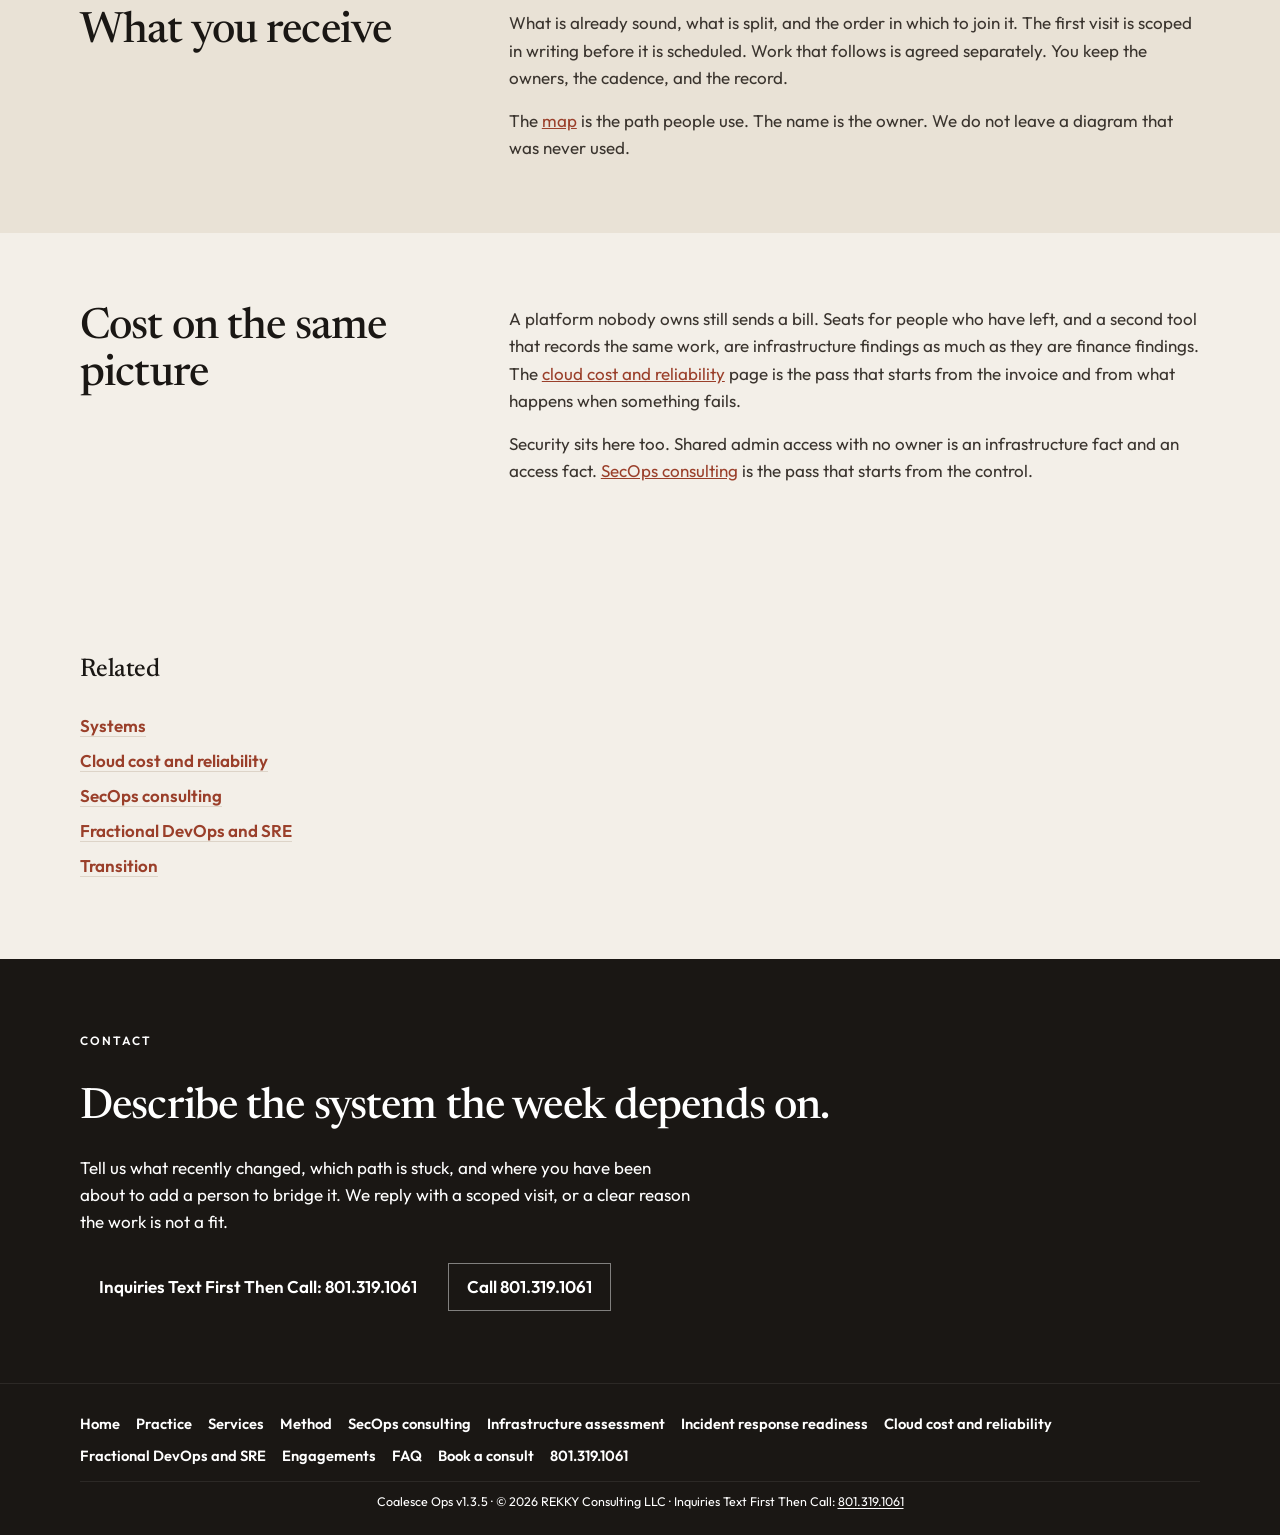
<file: infrastructure-assessment.html>
<!DOCTYPE html>
<html lang="en">
<head>
  <meta charset="utf-8" />
  <meta name="viewport" content="width=device-width, initial-scale=1" />
  <title>Infrastructure assessment — Coalesce Ops</title>
  <meta name="description" content="An infrastructure assessment of the identity, network, and platforms you already run, where records disagree, and what the stack costs." />
  <meta name="author" content="Robert Foster" />
  <meta name="robots" content="index, follow" />
  <link rel="canonical" href="https://coalesceops.com/infrastructure-assessment.html" />
  <link rel="sitemap" type="application/xml" title="Sitemap" href="https://coalesceops.com/sitemap.xml" />
  <meta property="og:type" content="website" />
  <meta property="og:site_name" content="Coalesce Ops" />
  <meta property="og:locale" content="en_US" />
  <meta property="og:title" content="Infrastructure assessment — Coalesce Ops" />
  <meta property="og:description" content="An infrastructure assessment of the identity, network, and platforms you already run, where records disagree, and what the stack costs." />
  <meta property="og:url" content="https://coalesceops.com/infrastructure-assessment.html" />
  <meta property="og:image" content="https://coalesceops.com/assets/og.png" />
  <meta property="og:image:type" content="image/png" />
  <meta property="og:image:width" content="1200" />
  <meta property="og:image:height" content="630" />
  <meta property="og:image:alt" content="Coalesce Ops — analyze, review, and align the flow" />
  <meta name="twitter:card" content="summary_large_image" />
  <meta name="twitter:title" content="Infrastructure assessment — Coalesce Ops" />
  <meta name="twitter:description" content="An infrastructure assessment of the identity, network, and platforms you already run, where records disagree, and what the stack costs." />
  <meta name="twitter:image" content="https://coalesceops.com/assets/og.png" />
  <meta name="twitter:image:alt" content="Coalesce Ops — analyze, review, and align the flow" />
  <meta name="theme-color" content="#f3efe8" />
  <script>
    (function () {
      var saved = null;
      try { saved = localStorage.getItem("coalesceops-theme"); } catch (e) {}
      var themes = { light: 1, dark: 1, green: 1, "light-green": 1, "dark-green": 1, blue: 1, "light-blue": 1 };
      var colors = { light: "#f3efe8", dark: "#12100e", green: "#1f6b45", "light-green": "#e7f3ea", "dark-green": "#0e1c16", blue: "#1f5c96", "light-blue": "#e7f1f8" };
      var name = themes[saved] ? saved : "light";
      document.documentElement.setAttribute("data-theme", name);
      var meta = document.querySelector('meta[name="theme-color"]');
      if (meta && colors[name]) meta.setAttribute("content", colors[name]);
    })();
  </script>
  <link rel="icon" href="assets/favicon.svg" type="image/svg+xml" />
  <link rel="icon" href="assets/favicon-32.png" type="image/png" sizes="32x32" />
  <link rel="apple-touch-icon" href="assets/apple-touch-icon.png" sizes="180x180" />
  <link rel="manifest" href="site.webmanifest" />
  <!-- site-config:verification -->
  <link rel="preconnect" href="https://fonts.googleapis.com" />
  <link rel="preconnect" href="https://fonts.gstatic.com" crossorigin />
  <link rel="preload" as="style" href="https://fonts.googleapis.com/css2?family=Newsreader:opsz,wght@6..72,500;6..72,600&amp;family=Outfit:wght@400;500;600&amp;display=swap" />
  <link rel="stylesheet" href="https://fonts.googleapis.com/css2?family=Newsreader:opsz,wght@6..72,500;6..72,600&amp;family=Outfit:wght@400;500;600&amp;display=swap" media="print" onload="this.media='all'" />
  <noscript><link rel="stylesheet" href="https://fonts.googleapis.com/css2?family=Newsreader:opsz,wght@6..72,500;6..72,600&amp;family=Outfit:wght@400;500;600&amp;display=swap" /></noscript>
  <link rel="preload" href="assets/site.css?v=1.3.5" as="style" />
  <link rel="stylesheet" href="assets/site.css?v=1.3.5" />
  <script type="application/ld+json">
{
  "@context": "https://schema.org",
  "@graph": [
    {
      "@type": [
        "ProfessionalService",
        "Organization"
      ],
      "@id": "https://coalesceops.com/#business",
      "name": "Coalesce Ops",
      "legalName": "REKKY Consulting LLC",
      "url": "https://coalesceops.com/",
      "image": {
        "@type": "ImageObject",
        "url": "https://coalesceops.com/assets/og.png",
        "width": 1200,
        "height": 630
      },
      "logo": {
        "@type": "ImageObject",
        "url": "https://coalesceops.com/assets/apple-touch-icon.png",
        "width": 180,
        "height": 180
      },
      "telephone": "+1-801-319-1061",
      "description": "Coalesce Ops analyzes, reviews, and aligns products, processes, and AI so the flow is smoother, without adding headcount.",
      "slogan": "We analyze, review, and align your products and processes so the flow is smoother, without adding headcount.",
      "founder": {
        "@type": "Person",
        "name": "Robert Foster"
      },
      "contactPoint": {
        "@type": "ContactPoint",
        "contactType": "consulting",
          "telephone": "+1-801-319-1061",
        "availableLanguage": [
          "English"
        ]
      }
    },
    {
      "@type": "WebSite",
      "@id": "https://coalesceops.com/#website",
      "url": "https://coalesceops.com/",
      "name": "Coalesce Ops",
      "description": "Coalesce Ops analyzes, reviews, and aligns products, processes, and AI so the flow is smoother, without adding headcount.",
      "copyrightHolder": {
        "@type": "Organization",
        "name": "REKKY Consulting LLC"
      },
      "publisher": {
        "@id": "https://coalesceops.com/#business"
      },
      "inLanguage": "en"
    },
    {
      "@type": "WebPage",
      "@id": "https://coalesceops.com/infrastructure-assessment.html#webpage",
      "url": "https://coalesceops.com/infrastructure-assessment.html",
      "name": "Infrastructure assessment — Coalesce Ops",
      "description": "An infrastructure assessment of the identity, network, and platforms you already run, where records disagree, and what the stack costs.",
      "isPartOf": {
        "@id": "https://coalesceops.com/#website"
      },
      "inLanguage": "en",
      "primaryImageOfPage": {
        "@type": "ImageObject",
        "url": "https://coalesceops.com/assets/og.png",
        "width": 1200,
        "height": 630
      },
      "about": {
        "@id": "https://coalesceops.com/infrastructure-assessment.html#service"
      }
    },
    {
      "@type": "BreadcrumbList",
      "@id": "https://coalesceops.com/infrastructure-assessment.html#breadcrumb",
      "itemListElement": [
        {
          "@type": "ListItem",
          "position": 1,
          "name": "Coalesce Ops",
          "item": "https://coalesceops.com/"
        },
        {
          "@type": "ListItem",
          "position": 2,
          "name": "Infrastructure assessment",
          "item": "https://coalesceops.com/infrastructure-assessment.html"
        }
      ]
    },
    {
      "@type": "Service",
      "@id": "https://coalesceops.com/infrastructure-assessment.html#service",
      "name": "Infrastructure assessment",
      "serviceType": "Infrastructure assessment",
      "url": "https://coalesceops.com/infrastructure-assessment.html",
      "description": "A written account of how work moves through the identity, network, and platforms the operation already runs, and where people are covering the gaps by hand.",
      "provider": {
        "@id": "https://coalesceops.com/#business"
      }
    }
  ]
}
  </script>
</head>
<body>
  <a class="skip" href="#main">Skip to content</a>
  <header class="top">
    <a class="brand" href="/">
      <img src="assets/favicon.svg" width="36" height="36" alt="Coalesce Ops logo" />
      <span class="brand-text">
        <span class="brand-name">Coalesce Ops</span>
        <span class="brand-legal">© 2026 REKKY Consulting LLC</span>
      </span>
    </a>
<!-- site-nav:start -->
  <nav class="nav" id="site-nav" aria-label="Primary">
    <div class="nav-group">
      <a class="nav-link" href="/">Home</a>
      <details class="nav-sections">
        <summary><span class="sr-only">Home sections</span></summary>
        <div class="nav-panel">
          <a href="/#split">Where the work splits</a>
          <a href="/#standard">Analyze, review, align</a>
          <a href="/#ai">Taking advantage of AI</a>
          <a href="/#trust">What you can count on</a>
          <a href="/#engagements">What the engagement covers</a>
          <a href="/#start">Start from the problem you have</a>
        </div>
      </details>
    </div>
    <div class="nav-group">
      <a class="nav-link" href="practice.html">Practice</a>
      <details class="nav-sections">
        <summary><span class="sr-only">Practice sections</span></summary>
        <div class="nav-panel">
          <a href="practice.html#meaning">What coalesce means</a>
          <a href="practice.html#scope">In scope</a>
          <a href="practice.html#strategy">Strategy</a>
          <a href="practice.html#security">Security and compliance</a>
          <a href="practice.html#systems-cost">Systems and cost</a>
          <a href="practice.html#ai-work">AI on the work</a>
          <a href="practice.html#remains">What remains</a>
        </div>
      </details>
    </div>
    <div class="nav-group">
      <a class="nav-link" href="services.html">Services</a>
      <details class="nav-sections">
        <summary><span class="sr-only">Services sections</span></summary>
        <div class="nav-panel">
          <a href="services.html#picture">Operating picture</a>
          <a href="services.html#ownership">Ownership</a>
          <a href="services.html#cadence">Cadence</a>
          <a href="services.html#systems">Systems</a>
          <a href="services.html#sites">Sites</a>
          <a href="services.html#transition">Transition</a>
        </div>
      </details>
    </div>
    <div class="nav-group">
      <a class="nav-link" href="secops-consulting.html">SecOps</a>
      <details class="nav-sections">
        <summary><span class="sr-only">SecOps consulting sections</span></summary>
        <div class="nav-panel">
          <a href="secops-consulting.html#why">Why this search starts</a>
          <a href="secops-consulting.html#covers">What is in scope</a>
          <a href="secops-consulting.html#prepare">Before the first call</a>
          <a href="secops-consulting.html#ai-fit">Where AI fits</a>
          <a href="secops-consulting.html#limits">What this is not</a>
          <a href="secops-consulting.html#result">What you leave with</a>
        </div>
      </details>
    </div>
    <div class="nav-group">
      <a class="nav-link" href="infrastructure-assessment.html">Infrastructure</a>
      <details class="nav-sections">
        <summary><span class="sr-only">Infrastructure assessment sections</span></summary>
        <div class="nav-panel">
          <a href="infrastructure-assessment.html#when">When to ask for one</a>
          <a href="infrastructure-assessment.html#examine">What we look at</a>
          <a href="infrastructure-assessment.html#path">Walk one job</a>
          <a href="infrastructure-assessment.html#result">What you receive</a>
          <a href="infrastructure-assessment.html#cost">Cost on the same picture</a>
        </div>
      </details>
    </div>
    <div class="nav-group">
      <a class="nav-link" href="incident-response-readiness.html">Readiness</a>
      <details class="nav-sections">
        <summary><span class="sr-only">Incident response readiness sections</span></summary>
        <div class="nav-panel">
          <a href="incident-response-readiness.html#failure">Where it breaks</a>
          <a href="incident-response-readiness.html#questions">Questions that show readiness</a>
          <a href="incident-response-readiness.html#prepare">What to put in place</a>
          <a href="incident-response-readiness.html#limits">What we will not do</a>
          <a href="incident-response-readiness.html#prove">Prove it on a quiet week</a>
        </div>
      </details>
    </div>
    <div class="nav-group">
      <a class="nav-link" href="cloud-cost-reliability.html">Cloud cost</a>
      <details class="nav-sections">
        <summary><span class="sr-only">Cloud cost and reliability sections</span></summary>
        <div class="nav-panel">
          <a href="cloud-cost-reliability.html#promise">What we will not promise</a>
          <a href="cloud-cost-reliability.html#cost">Cost, as an operator</a>
          <a href="cloud-cost-reliability.html#reliability">Reliability without a new team</a>
          <a href="cloud-cost-reliability.html#cutover">After a cutover</a>
        </div>
      </details>
    </div>
    <div class="nav-group">
      <a class="nav-link" href="fractional-devops-sre.html">DevOps</a>
      <details class="nav-sections">
        <summary><span class="sr-only">Fractional DevOps and SRE sections</span></summary>
        <div class="nav-panel">
          <a href="fractional-devops-sre.html#search">What the search is buying</a>
          <a href="fractional-devops-sre.html#practice">What this practice does</a>
          <a href="fractional-devops-sre.html#second">When a fractional engineer is second</a>
          <a href="fractional-devops-sre.html#prepare">Before the job post</a>
          <a href="fractional-devops-sre.html#result">How an engagement ends</a>
        </div>
      </details>
    </div>
    <div class="nav-group">
      <a class="nav-link" href="method.html">Method</a>
      <details class="nav-sections">
        <summary><span class="sr-only">Method sections</span></summary>
        <div class="nav-panel">
          <a href="method.html#map">Map</a>
          <a href="method.html#name">Name</a>
          <a href="method.html#join">Join</a>
          <a href="method.html#prove">Prove</a>
          <a href="method.html#leave">Leave</a>
          <a href="method.html#analyze">Analyze</a>
          <a href="method.html#review">Review</a>
          <a href="method.html#align">Align</a>
        </div>
      </details>
    </div>
    <div class="nav-group align-end">
      <a class="nav-link" href="engagements.html">Engagements</a>
      <details class="nav-sections">
        <summary><span class="sr-only">Engagement sections</span></summary>
        <div class="nav-panel">
          <a href="engagements.html#consult">Free consult</a>
          <a href="engagements.html#assessment">Assessment</a>
          <a href="engagements.html#alignment">Alignment</a>
          <a href="engagements.html#not">What is not included</a>
        </div>
      </details>
    </div>
    <div class="nav-group align-end">
      <a class="nav-link" href="faq.html">FAQ</a>
      <details class="nav-sections">
        <summary><span class="sr-only">FAQ sections</span></summary>
        <div class="nav-panel">
          <a href="faq.html#booking">Booking</a>
          <a href="faq.html#scope">Scope and price</a>
          <a href="faq.html#limits">What this is not</a>
          <a href="faq.html#record">The record</a>
        </div>
      </details>
    </div>
    <div class="nav-group align-end">
      <a class="nav-link nav-cta" href="contact.html">Book</a>
      <details class="nav-sections">
        <summary><span class="sr-only">Booking sections</span></summary>
        <div class="nav-panel">
          <a href="contact.html#book">How to book</a>
          <a href="contact.html#include">What to include</a>
          <a href="contact.html#expect">What you can expect</a>
          <a href="contact.html#privacy">What stays private</a>
        </div>
      </details>
    </div>
  </nav>
  <!-- site-nav:end -->
    <div class="header-tools">
      <div class="settings">
        <button type="button" class="settings-btn" id="settings-toggle" aria-expanded="false" aria-controls="settings-panel">Appearance</button>
        <div class="settings-panel" id="settings-panel" hidden>
          <p class="settings-label" id="settings-label">Appearance</p>
          <div class="theme-list" role="radiogroup" aria-labelledby="settings-label">
            <button type="button" role="radio" data-theme="light" aria-checked="true">Light</button>
            <button type="button" role="radio" data-theme="dark" aria-checked="false">Dark</button>
            <button type="button" role="radio" data-theme="green" aria-checked="false">Green</button>
            <button type="button" role="radio" data-theme="light-green" aria-checked="false">Light green</button>
            <button type="button" role="radio" data-theme="dark-green" aria-checked="false">Dark green</button>
            <button type="button" role="radio" data-theme="blue" aria-checked="false">Blue</button>
            <button type="button" role="radio" data-theme="light-blue" aria-checked="false">Light blue</button>
          </div>
        </div>
      </div>
    </div>
  </header>

  <main id="main">

    <header class="page-head">
      <div class="wrap">
        <p class="eyebrow">Infrastructure assessment</p>
        <h1>An assessment of the systems you already run.</h1>
        <p class="lede">An infrastructure assessment here is not a new diagram of boxes. It is a written account of how work moves through the identity, the network, and the platforms you already have, and where that path depends on someone bridging a gap by hand.</p>
      </div>
    </header>

    <section class="band" id="when">
      <div class="wrap split">
        <h2>When to ask for one</h2>
        <div class="prose">
          <p>After a merger, an acquisition, or a platform cutover. When a second site has started to run a second week. When leadership and the floor disagree about what is open. When the invoice and the tools people actually use have drifted apart.</p>
          <p>The request often arrives as “we need someone who knows infrastructure.” The useful version of that request is narrower: which path is stuck, and which system the path depends on. <a href="services.html#transition">Transition</a> is the same work when the cause is a deal or a cutover.</p>
        </div>
      </div>
    </section>
    <section class="band alt" id="examine">
      <div class="wrap split">
        <h2>What we look at</h2>
        <div class="prose">
          <p>The identity, network, and platforms the operation already runs. Tools, access, and records that must agree. SaaS governance and what the stack costs. Whether every location that does the work follows the same standard, with room for what is truly local.</p>
          <p>A replacement is recommended only when the current record cannot carry the work. Joining what you already use is the default. A second platform that records the same job is a finding, not a shopping list.</p>
        </div>
      </div>
    </section>
    <section class="band" id="path">
      <div class="wrap split">
        <h2>Walk one job</h2>
        <div class="prose">
          <p>Pick a real piece of work: an order, a ticket, a hire, a change. Write the path it takes, including the side path the official process does not mention.</p>
          <ul>
            <li>Where does the request start, and which system records it?</li>
            <li>Who touches it, and who believes they own the outcome?</li>
            <li>Which step is done by hand because two systems disagree?</li>
            <li>What access does that step require, and is the access shared?</li>
            <li>What would stop if that system were down tomorrow, and who would notice?</li>
            <li>Which other product claims to record the same job?</li>
          </ul>
          <p>That path is the assessment. A catalog of servers with no path is not. If you can answer four of the six before the call, the first visit can be scoped tightly. If you cannot, that is also useful: say which ones are blank.</p>
        </div>
      </div>
    </section>
    <section class="band alt" id="result">
      <div class="wrap split">
        <h2>What you receive</h2>
        <div class="prose">
          <p>What is already sound, what is split, and the order in which to join it. The first visit is scoped in writing before it is scheduled. Work that follows is agreed separately. You keep the owners, the cadence, and the record.</p>
          <p>The <a href="method.html#map">map</a> is the path people use. The name is the owner. We do not leave a diagram that was never used.</p>
        </div>
      </div>
    </section>
    <section class="band" id="cost">
      <div class="wrap split">
        <h2>Cost on the same picture</h2>
        <div class="prose">
          <p>A platform nobody owns still sends a bill. Seats for people who have left, and a second tool that records the same work, are infrastructure findings as much as they are finance findings. The <a href="cloud-cost-reliability.html">cloud cost and reliability</a> page is the pass that starts from the invoice and from what happens when something fails.</p>
          <p>Security sits here too. Shared admin access with no owner is an infrastructure fact and an access fact. <a href="secops-consulting.html">SecOps consulting</a> is the pass that starts from the control.</p>
        </div>
      </div>
    </section>
    <section class="band">
      <div class="wrap">
        <nav class="related" aria-label="Related">
          <h2>Related</h2>
          <ul>
          <li><a href="services.html#systems">Systems</a></li>
          <li><a href="cloud-cost-reliability.html">Cloud cost and reliability</a></li>
          <li><a href="secops-consulting.html">SecOps consulting</a></li>
          <li><a href="fractional-devops-sre.html">Fractional DevOps and SRE</a></li>
          <li><a href="services.html#transition">Transition</a></li>
          </ul>
        </nav>
      </div>
    </section>
    <section class="cta-band">
      <div class="wrap">
        <p class="eyebrow">Contact</p>
        <h2>Describe the system the week depends on.</h2>
        <p>Tell us what recently changed, which path is stuck, and where you have been about to add a person to bridge it. We reply with a scoped visit, or a clear reason the work is not a fit.</p>
        <div class="hero-cta">
          <a class="btn primary" href="sms:+18013191061">Inquiries Text First Then Call: 801.319.1061</a>
          <a class="btn ghost" href="tel:+18013191061">Call 801.319.1061</a>
        </div>
      </div>
    </section>
  </main>

  <footer class="site-foot">
    <div class="wrap">
      <nav class="foot-nav" aria-label="Site">
        <a href="/">Home</a>
        <a href="practice.html">Practice</a>
        <a href="services.html">Services</a>
        <a href="method.html">Method</a>
        <a href="secops-consulting.html">SecOps consulting</a>
        <a href="infrastructure-assessment.html">Infrastructure assessment</a>
        <a href="incident-response-readiness.html">Incident response readiness</a>
        <a href="cloud-cost-reliability.html">Cloud cost and reliability</a>
        <a href="fractional-devops-sre.html">Fractional DevOps and SRE</a>
        <a href="engagements.html">Engagements</a>
        <a href="faq.html">FAQ</a>
        <a href="contact.html">Book a consult</a>
        <a href="tel:+18013191061">801.319.1061</a>
      </nav>
      <p class="foot-meta"><span class="foot-meta-part">Coalesce Ops v1.3.5</span><span class="foot-meta-part">© 2026 REKKY Consulting LLC</span><span>Inquiries Text First Then Call: <a href="sms:+18013191061">801.319.1061</a></span></p>
    </div>
  </footer>
  <script src="assets/site.js?v=1.3.5" defer></script>
</body>
</html>
</file>
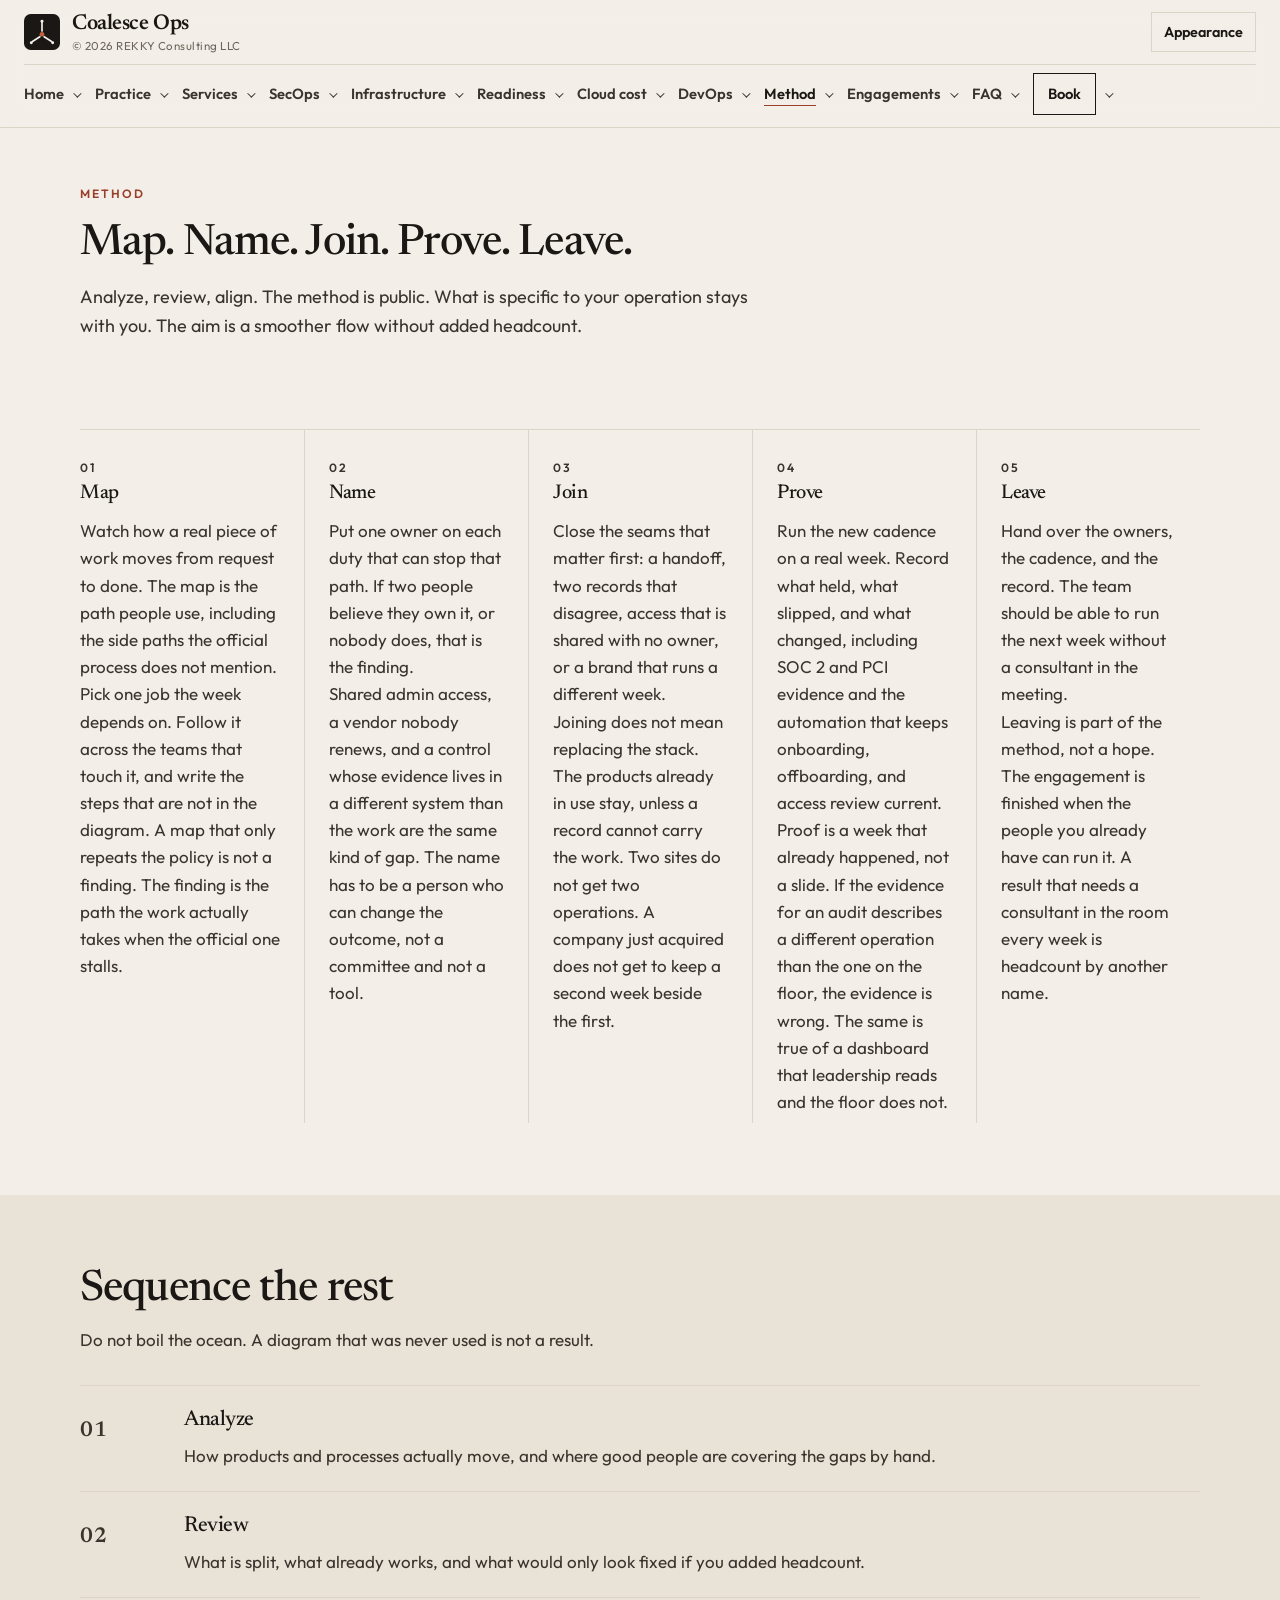
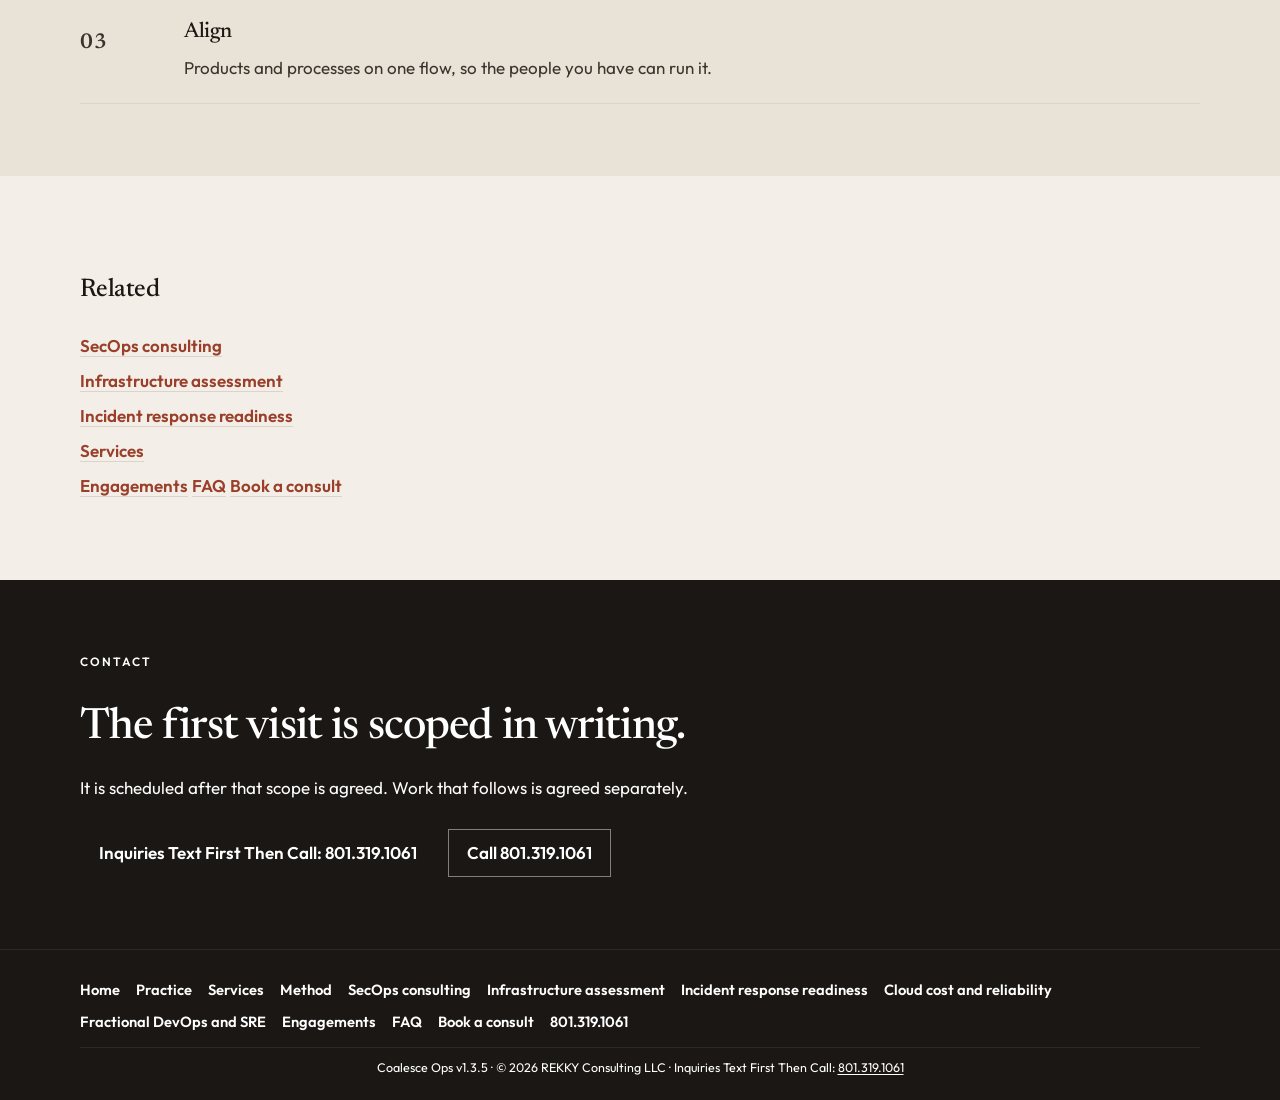
<file: method.html>
<!DOCTYPE html>
<html lang="en">
<head>
  <meta charset="utf-8" />
  <meta name="viewport" content="width=device-width, initial-scale=1" />
  <title>Coalesce Ops method: map, name, join, and leave</title>
  <meta name="description" content="The Coalesce Ops method analyzes, reviews, and aligns products and processes so the flow is smoother, without added headcount." />
  <meta name="keywords" content="Coalesce Ops method, analyze review align, smoother flow, no added headcount, compliance evidence, SOC 2, PCI, process automation" />
  <meta name="author" content="Robert Foster" />
  <meta name="robots" content="index, follow" />
  <link rel="canonical" href="https://coalesceops.com/method.html" />
  <link rel="sitemap" type="application/xml" title="Sitemap" href="https://coalesceops.com/sitemap.xml" />
  <meta property="og:type" content="website" />
  <meta property="og:site_name" content="Coalesce Ops" />
  <meta property="og:locale" content="en_US" />
  <meta property="og:title" content="Coalesce Ops method: map, name, join, and leave" />
  <meta property="og:description" content="The Coalesce Ops method analyzes, reviews, and aligns products and processes so the flow is smoother, without added headcount." />
  <meta property="og:url" content="https://coalesceops.com/method.html" />
  <meta property="og:image" content="https://coalesceops.com/assets/og.png" />
  <meta property="og:image:type" content="image/png" />
  <meta property="og:image:width" content="1200" />
  <meta property="og:image:height" content="630" />
  <meta property="og:image:alt" content="Coalesce Ops — analyze, review, and align the flow" />
  <meta name="twitter:card" content="summary_large_image" />
  <meta name="twitter:title" content="Coalesce Ops method: map, name, join, and leave" />
  <meta name="twitter:description" content="The Coalesce Ops method analyzes, reviews, and aligns products and processes so the flow is smoother, without added headcount." />
  <meta name="twitter:image" content="https://coalesceops.com/assets/og.png" />
  <meta name="twitter:image:alt" content="Coalesce Ops — analyze, review, and align the flow" />
  <meta name="theme-color" content="#f3efe8" />
  <script>
    (function () {
      var saved = null;
      try { saved = localStorage.getItem("coalesceops-theme"); } catch (e) {}
      var themes = { light: 1, dark: 1, green: 1, "light-green": 1, "dark-green": 1, blue: 1, "light-blue": 1 };
      var colors = { light: "#f3efe8", dark: "#12100e", green: "#1f6b45", "light-green": "#e7f3ea", "dark-green": "#0e1c16", blue: "#1f5c96", "light-blue": "#e7f1f8" };
      var name = themes[saved] ? saved : "light";
      document.documentElement.setAttribute("data-theme", name);
      var meta = document.querySelector('meta[name="theme-color"]');
      if (meta && colors[name]) meta.setAttribute("content", colors[name]);
    })();
  </script>
  <link rel="icon" href="assets/favicon.svg" type="image/svg+xml" />
  <link rel="icon" href="assets/favicon-32.png" type="image/png" sizes="32x32" />
  <link rel="apple-touch-icon" href="assets/apple-touch-icon.png" sizes="180x180" />
  <link rel="manifest" href="site.webmanifest" />
  <!-- site-config:verification -->
  <link rel="preconnect" href="https://fonts.googleapis.com" />
  <link rel="preconnect" href="https://fonts.gstatic.com" crossorigin />
  <link rel="preload" as="style" href="https://fonts.googleapis.com/css2?family=Newsreader:opsz,wght@6..72,500;6..72,600&amp;family=Outfit:wght@400;500;600&amp;display=swap" />
  <link rel="stylesheet" href="https://fonts.googleapis.com/css2?family=Newsreader:opsz,wght@6..72,500;6..72,600&amp;family=Outfit:wght@400;500;600&amp;display=swap" media="print" onload="this.media='all'" />
  <noscript><link rel="stylesheet" href="https://fonts.googleapis.com/css2?family=Newsreader:opsz,wght@6..72,500;6..72,600&amp;family=Outfit:wght@400;500;600&amp;display=swap" /></noscript>
  <link rel="preload" href="assets/site.css?v=1.3.5" as="style" />
  <link rel="stylesheet" href="assets/site.css?v=1.3.5" />
  <script type="application/ld+json">
{
  "@context": "https://schema.org",
  "@graph": [
    {
      "@type": [
        "ProfessionalService",
        "Organization"
      ],
      "@id": "https://coalesceops.com/#business",
      "name": "Coalesce Ops",
      "legalName": "REKKY Consulting LLC",
      "url": "https://coalesceops.com/",
      "image": {
        "@type": "ImageObject",
        "url": "https://coalesceops.com/assets/og.png",
        "width": 1200,
        "height": 630
      },
      "logo": {
        "@type": "ImageObject",
        "url": "https://coalesceops.com/assets/apple-touch-icon.png",
        "width": 180,
        "height": 180
      },
      "telephone": "+1-801-319-1061",
      "description": "Coalesce Ops analyzes, reviews, and aligns products, processes, and AI so the flow is smoother, without adding headcount.",
      "slogan": "We analyze, review, and align your products and processes so the flow is smoother, without adding headcount.",
      "founder": {
        "@type": "Person",
        "name": "Robert Foster"
      },
      "contactPoint": {
        "@type": "ContactPoint",
        "contactType": "consulting",
          "telephone": "+1-801-319-1061",
        "availableLanguage": [
          "English"
        ]
      }
    },
    {
      "@type": "WebSite",
      "@id": "https://coalesceops.com/#website",
      "url": "https://coalesceops.com/",
      "name": "Coalesce Ops",
      "description": "Coalesce Ops analyzes, reviews, and aligns products, processes, and AI so the flow is smoother, without adding headcount.",
      "copyrightHolder": {
        "@type": "Organization",
        "name": "REKKY Consulting LLC"
      },
      "publisher": {
        "@id": "https://coalesceops.com/#business"
      },
      "inLanguage": "en"
    },
    {
      "@type": "WebPage",
      "@id": "https://coalesceops.com/method.html#webpage",
      "url": "https://coalesceops.com/method.html",
      "name": "Coalesce Ops method: map, name, join, and leave",
      "description": "The Coalesce Ops method analyzes, reviews, and aligns products and processes so the flow is smoother, without added headcount.",
      "isPartOf": {
        "@id": "https://coalesceops.com/#website"
      },
      "inLanguage": "en",
      "primaryImageOfPage": {
        "@type": "ImageObject",
        "url": "https://coalesceops.com/assets/og.png",
        "width": 1200,
        "height": 630
      }
    },
    {
      "@type": "BreadcrumbList",
      "@id": "https://coalesceops.com/method.html#breadcrumb",
      "itemListElement": [
        {
          "@type": "ListItem",
          "position": 1,
          "name": "Coalesce Ops",
          "item": "https://coalesceops.com/"
        },
        {
          "@type": "ListItem",
          "position": 2,
          "name": "Method",
          "item": "https://coalesceops.com/method.html"
        }
      ]
    }
  ]
}
  </script>
</head>
<body>
  <a class="skip" href="#main">Skip to content</a>
  <header class="top">
    <a class="brand" href="/">
      <img src="assets/favicon.svg" width="36" height="36" alt="Coalesce Ops logo" />
      <span class="brand-text">
        <span class="brand-name">Coalesce Ops</span>
        <span class="brand-legal">© 2026 REKKY Consulting LLC</span>
      </span>
    </a>
<!-- site-nav:start -->
  <nav class="nav" id="site-nav" aria-label="Primary">
    <div class="nav-group">
      <a class="nav-link" href="/">Home</a>
      <details class="nav-sections">
        <summary><span class="sr-only">Home sections</span></summary>
        <div class="nav-panel">
          <a href="/#split">Where the work splits</a>
          <a href="/#standard">Analyze, review, align</a>
          <a href="/#ai">Taking advantage of AI</a>
          <a href="/#trust">What you can count on</a>
          <a href="/#engagements">What the engagement covers</a>
          <a href="/#start">Start from the problem you have</a>
        </div>
      </details>
    </div>
    <div class="nav-group">
      <a class="nav-link" href="practice.html">Practice</a>
      <details class="nav-sections">
        <summary><span class="sr-only">Practice sections</span></summary>
        <div class="nav-panel">
          <a href="practice.html#meaning">What coalesce means</a>
          <a href="practice.html#scope">In scope</a>
          <a href="practice.html#strategy">Strategy</a>
          <a href="practice.html#security">Security and compliance</a>
          <a href="practice.html#systems-cost">Systems and cost</a>
          <a href="practice.html#ai-work">AI on the work</a>
          <a href="practice.html#remains">What remains</a>
        </div>
      </details>
    </div>
    <div class="nav-group">
      <a class="nav-link" href="services.html">Services</a>
      <details class="nav-sections">
        <summary><span class="sr-only">Services sections</span></summary>
        <div class="nav-panel">
          <a href="services.html#picture">Operating picture</a>
          <a href="services.html#ownership">Ownership</a>
          <a href="services.html#cadence">Cadence</a>
          <a href="services.html#systems">Systems</a>
          <a href="services.html#sites">Sites</a>
          <a href="services.html#transition">Transition</a>
        </div>
      </details>
    </div>
    <div class="nav-group">
      <a class="nav-link" href="secops-consulting.html">SecOps</a>
      <details class="nav-sections">
        <summary><span class="sr-only">SecOps consulting sections</span></summary>
        <div class="nav-panel">
          <a href="secops-consulting.html#why">Why this search starts</a>
          <a href="secops-consulting.html#covers">What is in scope</a>
          <a href="secops-consulting.html#prepare">Before the first call</a>
          <a href="secops-consulting.html#ai-fit">Where AI fits</a>
          <a href="secops-consulting.html#limits">What this is not</a>
          <a href="secops-consulting.html#result">What you leave with</a>
        </div>
      </details>
    </div>
    <div class="nav-group">
      <a class="nav-link" href="infrastructure-assessment.html">Infrastructure</a>
      <details class="nav-sections">
        <summary><span class="sr-only">Infrastructure assessment sections</span></summary>
        <div class="nav-panel">
          <a href="infrastructure-assessment.html#when">When to ask for one</a>
          <a href="infrastructure-assessment.html#examine">What we look at</a>
          <a href="infrastructure-assessment.html#path">Walk one job</a>
          <a href="infrastructure-assessment.html#result">What you receive</a>
          <a href="infrastructure-assessment.html#cost">Cost on the same picture</a>
        </div>
      </details>
    </div>
    <div class="nav-group">
      <a class="nav-link" href="incident-response-readiness.html">Readiness</a>
      <details class="nav-sections">
        <summary><span class="sr-only">Incident response readiness sections</span></summary>
        <div class="nav-panel">
          <a href="incident-response-readiness.html#failure">Where it breaks</a>
          <a href="incident-response-readiness.html#questions">Questions that show readiness</a>
          <a href="incident-response-readiness.html#prepare">What to put in place</a>
          <a href="incident-response-readiness.html#limits">What we will not do</a>
          <a href="incident-response-readiness.html#prove">Prove it on a quiet week</a>
        </div>
      </details>
    </div>
    <div class="nav-group">
      <a class="nav-link" href="cloud-cost-reliability.html">Cloud cost</a>
      <details class="nav-sections">
        <summary><span class="sr-only">Cloud cost and reliability sections</span></summary>
        <div class="nav-panel">
          <a href="cloud-cost-reliability.html#promise">What we will not promise</a>
          <a href="cloud-cost-reliability.html#cost">Cost, as an operator</a>
          <a href="cloud-cost-reliability.html#reliability">Reliability without a new team</a>
          <a href="cloud-cost-reliability.html#cutover">After a cutover</a>
        </div>
      </details>
    </div>
    <div class="nav-group">
      <a class="nav-link" href="fractional-devops-sre.html">DevOps</a>
      <details class="nav-sections">
        <summary><span class="sr-only">Fractional DevOps and SRE sections</span></summary>
        <div class="nav-panel">
          <a href="fractional-devops-sre.html#search">What the search is buying</a>
          <a href="fractional-devops-sre.html#practice">What this practice does</a>
          <a href="fractional-devops-sre.html#second">When a fractional engineer is second</a>
          <a href="fractional-devops-sre.html#prepare">Before the job post</a>
          <a href="fractional-devops-sre.html#result">How an engagement ends</a>
        </div>
      </details>
    </div>
    <div class="nav-group">
      <a class="nav-link" href="method.html">Method</a>
      <details class="nav-sections">
        <summary><span class="sr-only">Method sections</span></summary>
        <div class="nav-panel">
          <a href="method.html#map">Map</a>
          <a href="method.html#name">Name</a>
          <a href="method.html#join">Join</a>
          <a href="method.html#prove">Prove</a>
          <a href="method.html#leave">Leave</a>
          <a href="method.html#analyze">Analyze</a>
          <a href="method.html#review">Review</a>
          <a href="method.html#align">Align</a>
        </div>
      </details>
    </div>
    <div class="nav-group align-end">
      <a class="nav-link" href="engagements.html">Engagements</a>
      <details class="nav-sections">
        <summary><span class="sr-only">Engagement sections</span></summary>
        <div class="nav-panel">
          <a href="engagements.html#consult">Free consult</a>
          <a href="engagements.html#assessment">Assessment</a>
          <a href="engagements.html#alignment">Alignment</a>
          <a href="engagements.html#not">What is not included</a>
        </div>
      </details>
    </div>
    <div class="nav-group align-end">
      <a class="nav-link" href="faq.html">FAQ</a>
      <details class="nav-sections">
        <summary><span class="sr-only">FAQ sections</span></summary>
        <div class="nav-panel">
          <a href="faq.html#booking">Booking</a>
          <a href="faq.html#scope">Scope and price</a>
          <a href="faq.html#limits">What this is not</a>
          <a href="faq.html#record">The record</a>
        </div>
      </details>
    </div>
    <div class="nav-group align-end">
      <a class="nav-link nav-cta" href="contact.html">Book</a>
      <details class="nav-sections">
        <summary><span class="sr-only">Booking sections</span></summary>
        <div class="nav-panel">
          <a href="contact.html#book">How to book</a>
          <a href="contact.html#include">What to include</a>
          <a href="contact.html#expect">What you can expect</a>
          <a href="contact.html#privacy">What stays private</a>
        </div>
      </details>
    </div>
  </nav>
  <!-- site-nav:end -->
    <div class="header-tools">
      <div class="settings">
        <button type="button" class="settings-btn" id="settings-toggle" aria-expanded="false" aria-controls="settings-panel">Appearance</button>
        <div class="settings-panel" id="settings-panel" hidden>
          <p class="settings-label" id="settings-label">Appearance</p>
          <div class="theme-list" role="radiogroup" aria-labelledby="settings-label">
            <button type="button" role="radio" data-theme="light" aria-checked="true">Light</button>
            <button type="button" role="radio" data-theme="dark" aria-checked="false">Dark</button>
            <button type="button" role="radio" data-theme="green" aria-checked="false">Green</button>
            <button type="button" role="radio" data-theme="light-green" aria-checked="false">Light green</button>
            <button type="button" role="radio" data-theme="dark-green" aria-checked="false">Dark green</button>
            <button type="button" role="radio" data-theme="blue" aria-checked="false">Blue</button>
            <button type="button" role="radio" data-theme="light-blue" aria-checked="false">Light blue</button>
          </div>
        </div>
      </div>
    </div>
  </header>

  <main id="main">

    <header class="page-head">
      <div class="wrap">
        <p class="eyebrow">Method</p>
        <h1>Map. Name. Join. Prove. Leave.</h1>
        <p class="lede">Analyze, review, align. The method is public. What is specific to your operation stays with you. The aim is a smoother flow without added headcount.</p>
      </div>
    </header>

    <section class="band">
      <div class="wrap">
        <div class="process">
          <article id="map">
            <p class="num">01</p>
            <h2>Map</h2>
            <p>Watch how a real piece of work moves from request to done. The map is the path people use, including the side paths the official process does not mention.</p><p>Pick one job the week depends on. Follow it across the teams that touch it, and write the steps that are not in the diagram. A map that only repeats the policy is not a finding. The finding is the path the work actually takes when the official one stalls.</p>
          </article>
          <article id="name">
            <p class="num">02</p>
            <h2>Name</h2>
            <p>Put one owner on each duty that can stop that path. If two people believe they own it, or nobody does, that is the finding.</p><p>Shared admin access, a vendor nobody renews, and a control whose evidence lives in a different system than the work are the same kind of gap. The name has to be a person who can change the outcome, not a committee and not a tool.</p>
          </article>
          <article id="join">
            <p class="num">03</p>
            <h2>Join</h2>
            <p>Close the seams that matter first: a handoff, two records that disagree, access that is shared with no owner, or a brand that runs a different week.</p><p>Joining does not mean replacing the stack. The products already in use stay, unless a record cannot carry the work. Two sites do not get two operations. A company just acquired does not get to keep a second week beside the first.</p>
          </article>
          <article id="prove">
            <p class="num">04</p>
            <h2>Prove</h2>
            <p>Run the new cadence on a real week. Record what held, what slipped, and what changed, including SOC 2 and PCI evidence and the automation that keeps onboarding, offboarding, and access review current.</p><p>Proof is a week that already happened, not a slide. If the evidence for an audit describes a different operation than the one on the floor, the evidence is wrong. The same is true of a dashboard that leadership reads and the floor does not.</p>
          </article>
          <article id="leave">
            <p class="num">05</p>
            <h2>Leave</h2>
            <p>Hand over the owners, the cadence, and the record. The team should be able to run the next week without a consultant in the meeting.</p><p>Leaving is part of the method, not a hope. The engagement is finished when the people you already have can run it. A result that needs a consultant in the room every week is headcount by another name.</p>
          </article>
        </div>
      </div>
    </section>

    <section class="band alt">
      <div class="wrap">
        <header class="section-head">
          <h2>Sequence the rest</h2>
          <p>Do not boil the ocean. A diagram that was never used is not a result.</p>
        </header>
        <ol class="steps">
          <li id="analyze">
            <p class="num">01</p>
            <div>
              <h3>Analyze</h3>
              <p>How products and processes actually move, and where good people are covering the gaps by hand.</p>
            </div>
          </li>
          <li id="review">
            <p class="num">02</p>
            <div>
              <h3>Review</h3>
              <p>What is split, what already works, and what would only look fixed if you added headcount.</p>
            </div>
          </li>
          <li id="align">
            <p class="num">03</p>
            <div>
              <h3>Align</h3>
              <p>Products and processes on one flow, so the people you have can run it.</p>
            </div>
          </li>
        </ol>
      </div>
    </section>

    <section class="band">
      <div class="wrap">
        <nav class="related" aria-label="Related">
          <h2>Related</h2>
          <ul>
          <li><a href="secops-consulting.html">SecOps consulting</a></li>
          <li><a href="infrastructure-assessment.html">Infrastructure assessment</a></li>
          <li><a href="incident-response-readiness.html">Incident response readiness</a></li>
          <li><a href="services.html">Services</a></li>
          <li><a href="engagements.html">Engagements</a>
        <a href="faq.html">FAQ</a>
        <a href="contact.html">Book a consult</a></li>
          </ul>
        </nav>
      </div>
    </section>
    <section class="cta-band">
      <div class="wrap">
        <p class="eyebrow">Contact</p>
        <h2>The first visit is scoped in writing.</h2>
        <p>It is scheduled after that scope is agreed. Work that follows is agreed separately.</p>
        <div class="hero-cta">
          <a class="btn primary" href="sms:+18013191061">Inquiries Text First Then Call: 801.319.1061</a>
          <a class="btn ghost" href="tel:+18013191061">Call 801.319.1061</a>
        </div>
      </div>
    </section>
  </main>

  <footer class="site-foot">
    <div class="wrap">
      <nav class="foot-nav" aria-label="Site">
        <a href="/">Home</a>
        <a href="practice.html">Practice</a>
        <a href="services.html">Services</a>
        <a href="method.html">Method</a>
        <a href="secops-consulting.html">SecOps consulting</a>
        <a href="infrastructure-assessment.html">Infrastructure assessment</a>
        <a href="incident-response-readiness.html">Incident response readiness</a>
        <a href="cloud-cost-reliability.html">Cloud cost and reliability</a>
        <a href="fractional-devops-sre.html">Fractional DevOps and SRE</a>
        <a href="engagements.html">Engagements</a>
        <a href="faq.html">FAQ</a>
        <a href="contact.html">Book a consult</a>
        <a href="tel:+18013191061">801.319.1061</a>
      </nav>
      <p class="foot-meta"><span class="foot-meta-part">Coalesce Ops v1.3.5</span><span class="foot-meta-part">© 2026 REKKY Consulting LLC</span><span>Inquiries Text First Then Call: <a href="sms:+18013191061">801.319.1061</a></span></p>
    </div>
  </footer>
  <script src="assets/site.js?v=1.3.5" defer></script>
</body>
</html>
</file>
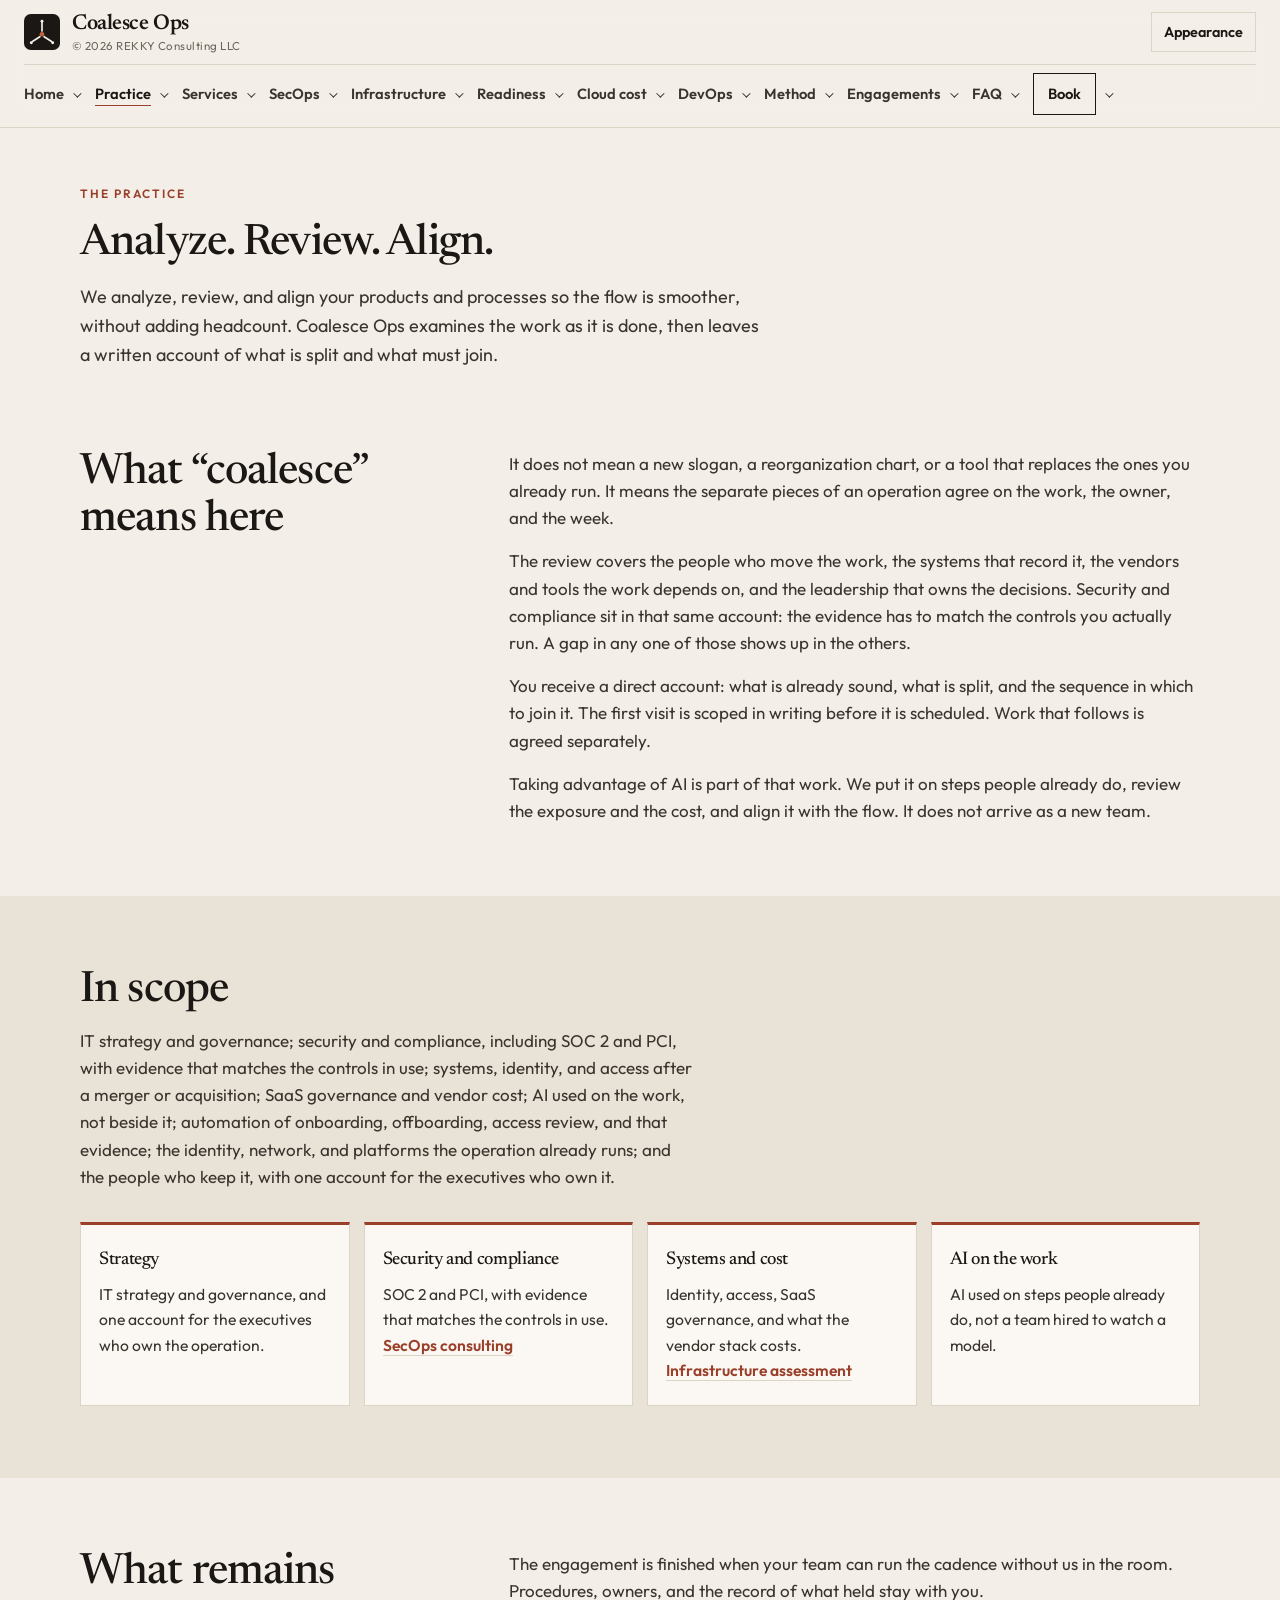
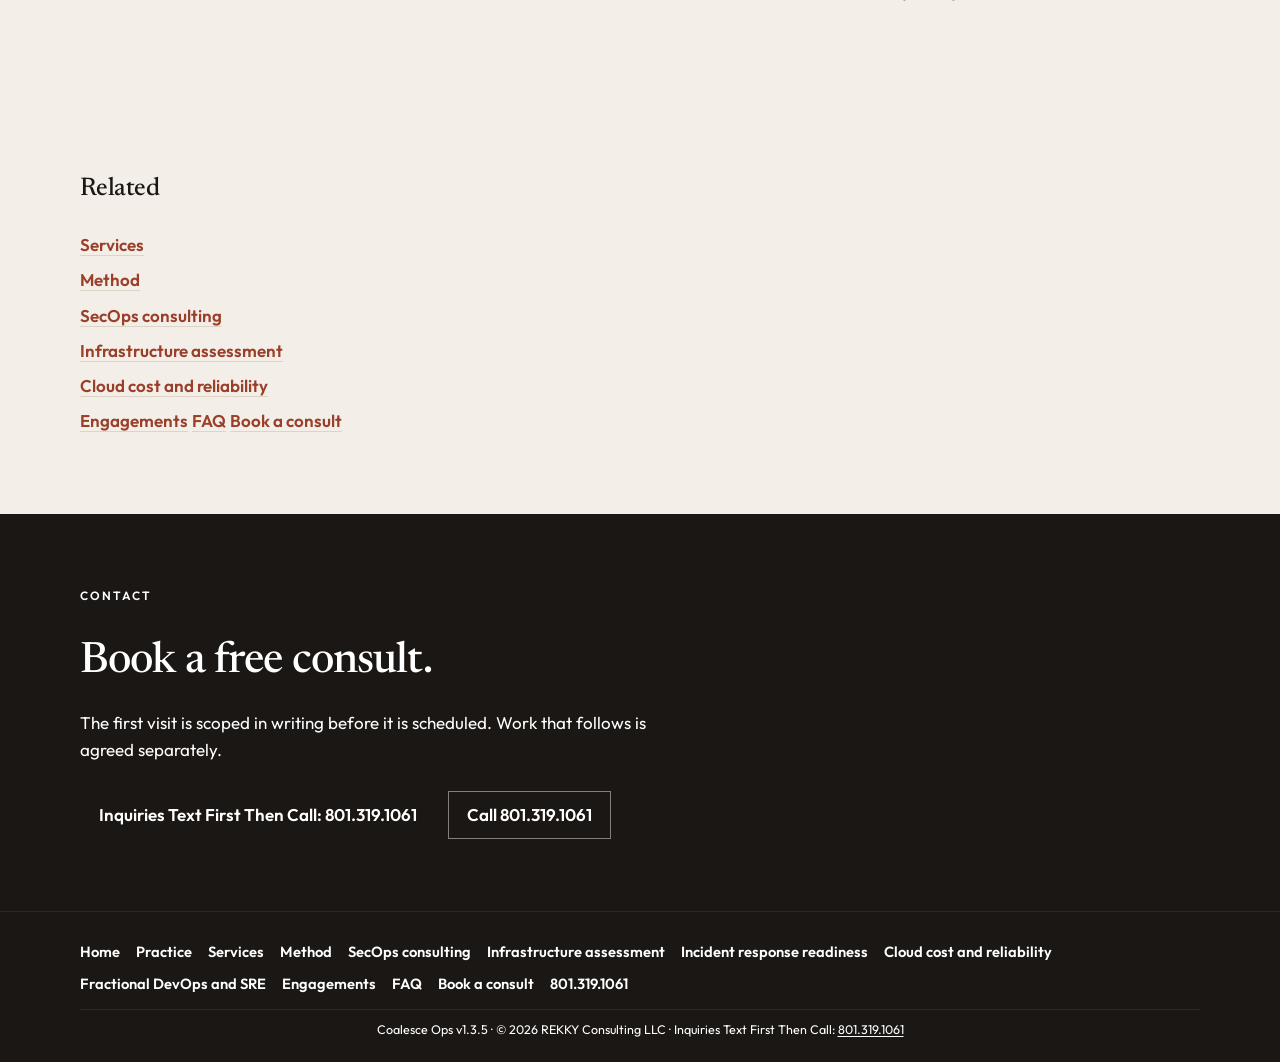
<file: practice.html>
<!DOCTYPE html>
<html lang="en">
<head>
  <meta charset="utf-8" />
  <meta name="viewport" content="width=device-width, initial-scale=1" />
  <title>The Coalesce Ops practice: analyze, review, align</title>
  <meta name="description" content="Coalesce Ops analyzes, reviews, and aligns your products, processes, and AI so the flow is smoother, without added headcount." />
  <meta name="keywords" content="Coalesce Ops, analyze review align, products and processes, AI advantage, AI governance, smoother flow, no added headcount, SOC 2, PCI, team leadership" />
  <meta name="author" content="Robert Foster" />
  <meta name="robots" content="index, follow" />
  <link rel="canonical" href="https://coalesceops.com/practice.html" />
  <link rel="sitemap" type="application/xml" title="Sitemap" href="https://coalesceops.com/sitemap.xml" />
  <meta property="og:type" content="website" />
  <meta property="og:site_name" content="Coalesce Ops" />
  <meta property="og:locale" content="en_US" />
  <meta property="og:title" content="The Coalesce Ops practice: analyze, review, align" />
  <meta property="og:description" content="Coalesce Ops analyzes, reviews, and aligns your products, processes, and AI so the flow is smoother, without added headcount." />
  <meta property="og:url" content="https://coalesceops.com/practice.html" />
  <meta property="og:image" content="https://coalesceops.com/assets/og.png" />
  <meta property="og:image:type" content="image/png" />
  <meta property="og:image:width" content="1200" />
  <meta property="og:image:height" content="630" />
  <meta property="og:image:alt" content="Coalesce Ops — analyze, review, and align the flow" />
  <meta name="twitter:card" content="summary_large_image" />
  <meta name="twitter:title" content="The Coalesce Ops practice: analyze, review, align" />
  <meta name="twitter:description" content="Coalesce Ops analyzes, reviews, and aligns your products, processes, and AI so the flow is smoother, without added headcount." />
  <meta name="twitter:image" content="https://coalesceops.com/assets/og.png" />
  <meta name="twitter:image:alt" content="Coalesce Ops — analyze, review, and align the flow" />
  <meta name="theme-color" content="#f3efe8" />
  <script>
    (function () {
      var saved = null;
      try { saved = localStorage.getItem("coalesceops-theme"); } catch (e) {}
      var themes = { light: 1, dark: 1, green: 1, "light-green": 1, "dark-green": 1, blue: 1, "light-blue": 1 };
      var colors = { light: "#f3efe8", dark: "#12100e", green: "#1f6b45", "light-green": "#e7f3ea", "dark-green": "#0e1c16", blue: "#1f5c96", "light-blue": "#e7f1f8" };
      var name = themes[saved] ? saved : "light";
      document.documentElement.setAttribute("data-theme", name);
      var meta = document.querySelector('meta[name="theme-color"]');
      if (meta && colors[name]) meta.setAttribute("content", colors[name]);
    })();
  </script>
  <link rel="icon" href="assets/favicon.svg" type="image/svg+xml" />
  <link rel="icon" href="assets/favicon-32.png" type="image/png" sizes="32x32" />
  <link rel="apple-touch-icon" href="assets/apple-touch-icon.png" sizes="180x180" />
  <link rel="manifest" href="site.webmanifest" />
  <!-- site-config:verification -->
  <link rel="preconnect" href="https://fonts.googleapis.com" />
  <link rel="preconnect" href="https://fonts.gstatic.com" crossorigin />
  <link rel="preload" as="style" href="https://fonts.googleapis.com/css2?family=Newsreader:opsz,wght@6..72,500;6..72,600&amp;family=Outfit:wght@400;500;600&amp;display=swap" />
  <link rel="stylesheet" href="https://fonts.googleapis.com/css2?family=Newsreader:opsz,wght@6..72,500;6..72,600&amp;family=Outfit:wght@400;500;600&amp;display=swap" media="print" onload="this.media='all'" />
  <noscript><link rel="stylesheet" href="https://fonts.googleapis.com/css2?family=Newsreader:opsz,wght@6..72,500;6..72,600&amp;family=Outfit:wght@400;500;600&amp;display=swap" /></noscript>
  <link rel="preload" href="assets/site.css?v=1.3.5" as="style" />
  <link rel="stylesheet" href="assets/site.css?v=1.3.5" />
  <script type="application/ld+json">
{
  "@context": "https://schema.org",
  "@graph": [
    {
      "@type": [
        "ProfessionalService",
        "Organization"
      ],
      "@id": "https://coalesceops.com/#business",
      "name": "Coalesce Ops",
      "legalName": "REKKY Consulting LLC",
      "url": "https://coalesceops.com/",
      "image": {
        "@type": "ImageObject",
        "url": "https://coalesceops.com/assets/og.png",
        "width": 1200,
        "height": 630
      },
      "logo": {
        "@type": "ImageObject",
        "url": "https://coalesceops.com/assets/apple-touch-icon.png",
        "width": 180,
        "height": 180
      },
      "telephone": "+1-801-319-1061",
      "description": "Coalesce Ops analyzes, reviews, and aligns products, processes, and AI so the flow is smoother, without adding headcount.",
      "slogan": "We analyze, review, and align your products and processes so the flow is smoother, without adding headcount.",
      "founder": {
        "@type": "Person",
        "name": "Robert Foster"
      },
      "contactPoint": {
        "@type": "ContactPoint",
        "contactType": "consulting",
          "telephone": "+1-801-319-1061",
        "availableLanguage": [
          "English"
        ]
      }
    },
    {
      "@type": "WebSite",
      "@id": "https://coalesceops.com/#website",
      "url": "https://coalesceops.com/",
      "name": "Coalesce Ops",
      "description": "Coalesce Ops analyzes, reviews, and aligns products, processes, and AI so the flow is smoother, without adding headcount.",
      "copyrightHolder": {
        "@type": "Organization",
        "name": "REKKY Consulting LLC"
      },
      "publisher": {
        "@id": "https://coalesceops.com/#business"
      },
      "inLanguage": "en"
    },
    {
      "@type": "WebPage",
      "@id": "https://coalesceops.com/practice.html#webpage",
      "url": "https://coalesceops.com/practice.html",
      "name": "The Coalesce Ops practice: analyze, review, align",
      "description": "Coalesce Ops analyzes, reviews, and aligns your products, processes, and AI so the flow is smoother, without added headcount.",
      "isPartOf": {
        "@id": "https://coalesceops.com/#website"
      },
      "inLanguage": "en",
      "primaryImageOfPage": {
        "@type": "ImageObject",
        "url": "https://coalesceops.com/assets/og.png",
        "width": 1200,
        "height": 630
      }
    },
    {
      "@type": "BreadcrumbList",
      "@id": "https://coalesceops.com/practice.html#breadcrumb",
      "itemListElement": [
        {
          "@type": "ListItem",
          "position": 1,
          "name": "Coalesce Ops",
          "item": "https://coalesceops.com/"
        },
        {
          "@type": "ListItem",
          "position": 2,
          "name": "Practice",
          "item": "https://coalesceops.com/practice.html"
        }
      ]
    }
  ]
}
  </script>
</head>
<body>
  <a class="skip" href="#main">Skip to content</a>
  <header class="top">
    <a class="brand" href="/">
      <img src="assets/favicon.svg" width="36" height="36" alt="Coalesce Ops logo" />
      <span class="brand-text">
        <span class="brand-name">Coalesce Ops</span>
        <span class="brand-legal">© 2026 REKKY Consulting LLC</span>
      </span>
    </a>
<!-- site-nav:start -->
  <nav class="nav" id="site-nav" aria-label="Primary">
    <div class="nav-group">
      <a class="nav-link" href="/">Home</a>
      <details class="nav-sections">
        <summary><span class="sr-only">Home sections</span></summary>
        <div class="nav-panel">
          <a href="/#split">Where the work splits</a>
          <a href="/#standard">Analyze, review, align</a>
          <a href="/#ai">Taking advantage of AI</a>
          <a href="/#trust">What you can count on</a>
          <a href="/#engagements">What the engagement covers</a>
          <a href="/#start">Start from the problem you have</a>
        </div>
      </details>
    </div>
    <div class="nav-group">
      <a class="nav-link" href="practice.html">Practice</a>
      <details class="nav-sections">
        <summary><span class="sr-only">Practice sections</span></summary>
        <div class="nav-panel">
          <a href="practice.html#meaning">What coalesce means</a>
          <a href="practice.html#scope">In scope</a>
          <a href="practice.html#strategy">Strategy</a>
          <a href="practice.html#security">Security and compliance</a>
          <a href="practice.html#systems-cost">Systems and cost</a>
          <a href="practice.html#ai-work">AI on the work</a>
          <a href="practice.html#remains">What remains</a>
        </div>
      </details>
    </div>
    <div class="nav-group">
      <a class="nav-link" href="services.html">Services</a>
      <details class="nav-sections">
        <summary><span class="sr-only">Services sections</span></summary>
        <div class="nav-panel">
          <a href="services.html#picture">Operating picture</a>
          <a href="services.html#ownership">Ownership</a>
          <a href="services.html#cadence">Cadence</a>
          <a href="services.html#systems">Systems</a>
          <a href="services.html#sites">Sites</a>
          <a href="services.html#transition">Transition</a>
        </div>
      </details>
    </div>
    <div class="nav-group">
      <a class="nav-link" href="secops-consulting.html">SecOps</a>
      <details class="nav-sections">
        <summary><span class="sr-only">SecOps consulting sections</span></summary>
        <div class="nav-panel">
          <a href="secops-consulting.html#why">Why this search starts</a>
          <a href="secops-consulting.html#covers">What is in scope</a>
          <a href="secops-consulting.html#prepare">Before the first call</a>
          <a href="secops-consulting.html#ai-fit">Where AI fits</a>
          <a href="secops-consulting.html#limits">What this is not</a>
          <a href="secops-consulting.html#result">What you leave with</a>
        </div>
      </details>
    </div>
    <div class="nav-group">
      <a class="nav-link" href="infrastructure-assessment.html">Infrastructure</a>
      <details class="nav-sections">
        <summary><span class="sr-only">Infrastructure assessment sections</span></summary>
        <div class="nav-panel">
          <a href="infrastructure-assessment.html#when">When to ask for one</a>
          <a href="infrastructure-assessment.html#examine">What we look at</a>
          <a href="infrastructure-assessment.html#path">Walk one job</a>
          <a href="infrastructure-assessment.html#result">What you receive</a>
          <a href="infrastructure-assessment.html#cost">Cost on the same picture</a>
        </div>
      </details>
    </div>
    <div class="nav-group">
      <a class="nav-link" href="incident-response-readiness.html">Readiness</a>
      <details class="nav-sections">
        <summary><span class="sr-only">Incident response readiness sections</span></summary>
        <div class="nav-panel">
          <a href="incident-response-readiness.html#failure">Where it breaks</a>
          <a href="incident-response-readiness.html#questions">Questions that show readiness</a>
          <a href="incident-response-readiness.html#prepare">What to put in place</a>
          <a href="incident-response-readiness.html#limits">What we will not do</a>
          <a href="incident-response-readiness.html#prove">Prove it on a quiet week</a>
        </div>
      </details>
    </div>
    <div class="nav-group">
      <a class="nav-link" href="cloud-cost-reliability.html">Cloud cost</a>
      <details class="nav-sections">
        <summary><span class="sr-only">Cloud cost and reliability sections</span></summary>
        <div class="nav-panel">
          <a href="cloud-cost-reliability.html#promise">What we will not promise</a>
          <a href="cloud-cost-reliability.html#cost">Cost, as an operator</a>
          <a href="cloud-cost-reliability.html#reliability">Reliability without a new team</a>
          <a href="cloud-cost-reliability.html#cutover">After a cutover</a>
        </div>
      </details>
    </div>
    <div class="nav-group">
      <a class="nav-link" href="fractional-devops-sre.html">DevOps</a>
      <details class="nav-sections">
        <summary><span class="sr-only">Fractional DevOps and SRE sections</span></summary>
        <div class="nav-panel">
          <a href="fractional-devops-sre.html#search">What the search is buying</a>
          <a href="fractional-devops-sre.html#practice">What this practice does</a>
          <a href="fractional-devops-sre.html#second">When a fractional engineer is second</a>
          <a href="fractional-devops-sre.html#prepare">Before the job post</a>
          <a href="fractional-devops-sre.html#result">How an engagement ends</a>
        </div>
      </details>
    </div>
    <div class="nav-group">
      <a class="nav-link" href="method.html">Method</a>
      <details class="nav-sections">
        <summary><span class="sr-only">Method sections</span></summary>
        <div class="nav-panel">
          <a href="method.html#map">Map</a>
          <a href="method.html#name">Name</a>
          <a href="method.html#join">Join</a>
          <a href="method.html#prove">Prove</a>
          <a href="method.html#leave">Leave</a>
          <a href="method.html#analyze">Analyze</a>
          <a href="method.html#review">Review</a>
          <a href="method.html#align">Align</a>
        </div>
      </details>
    </div>
    <div class="nav-group align-end">
      <a class="nav-link" href="engagements.html">Engagements</a>
      <details class="nav-sections">
        <summary><span class="sr-only">Engagement sections</span></summary>
        <div class="nav-panel">
          <a href="engagements.html#consult">Free consult</a>
          <a href="engagements.html#assessment">Assessment</a>
          <a href="engagements.html#alignment">Alignment</a>
          <a href="engagements.html#not">What is not included</a>
        </div>
      </details>
    </div>
    <div class="nav-group align-end">
      <a class="nav-link" href="faq.html">FAQ</a>
      <details class="nav-sections">
        <summary><span class="sr-only">FAQ sections</span></summary>
        <div class="nav-panel">
          <a href="faq.html#booking">Booking</a>
          <a href="faq.html#scope">Scope and price</a>
          <a href="faq.html#limits">What this is not</a>
          <a href="faq.html#record">The record</a>
        </div>
      </details>
    </div>
    <div class="nav-group align-end">
      <a class="nav-link nav-cta" href="contact.html">Book</a>
      <details class="nav-sections">
        <summary><span class="sr-only">Booking sections</span></summary>
        <div class="nav-panel">
          <a href="contact.html#book">How to book</a>
          <a href="contact.html#include">What to include</a>
          <a href="contact.html#expect">What you can expect</a>
          <a href="contact.html#privacy">What stays private</a>
        </div>
      </details>
    </div>
  </nav>
  <!-- site-nav:end -->
    <div class="header-tools">
      <div class="settings">
        <button type="button" class="settings-btn" id="settings-toggle" aria-expanded="false" aria-controls="settings-panel">Appearance</button>
        <div class="settings-panel" id="settings-panel" hidden>
          <p class="settings-label" id="settings-label">Appearance</p>
          <div class="theme-list" role="radiogroup" aria-labelledby="settings-label">
            <button type="button" role="radio" data-theme="light" aria-checked="true">Light</button>
            <button type="button" role="radio" data-theme="dark" aria-checked="false">Dark</button>
            <button type="button" role="radio" data-theme="green" aria-checked="false">Green</button>
            <button type="button" role="radio" data-theme="light-green" aria-checked="false">Light green</button>
            <button type="button" role="radio" data-theme="dark-green" aria-checked="false">Dark green</button>
            <button type="button" role="radio" data-theme="blue" aria-checked="false">Blue</button>
            <button type="button" role="radio" data-theme="light-blue" aria-checked="false">Light blue</button>
          </div>
        </div>
      </div>
    </div>
  </header>

  <main id="main">

    <header class="page-head">
      <div class="wrap">
        <p class="eyebrow">The practice</p>
        <h1>Analyze. Review. Align.</h1>
        <p class="lede">We analyze, review, and align your products and processes so the flow is smoother, without adding headcount. Coalesce Ops examines the work as it is done, then leaves a written account of what is split and what must join.</p>
      </div>
    </header>

    <section class="band" id="meaning">
      <div class="wrap split">
        <h2>What “coalesce” means here</h2>
        <div class="prose">
          <p>It does not mean a new slogan, a reorganization chart, or a tool that replaces the ones you already run. It means the separate pieces of an operation agree on the work, the owner, and the week.</p>
          <p>The review covers the people who move the work, the systems that record it, the vendors and tools the work depends on, and the leadership that owns the decisions. Security and compliance sit in that same account: the evidence has to match the controls you actually run. A gap in any one of those shows up in the others.</p>
          <p>You receive a direct account: what is already sound, what is split, and the sequence in which to join it. The first visit is scoped in writing before it is scheduled. Work that follows is agreed separately.</p>
          <p>Taking advantage of AI is part of that work. We put it on steps people already do, review the exposure and the cost, and align it with the flow. It does not arrive as a new team.</p>
        </div>
      </div>
    </section>
    <section class="band alt" id="scope">
      <div class="wrap">
        <header class="section-head">
          <h2>In scope</h2>
          <p>IT strategy and governance; security and compliance, including SOC 2 and PCI, with evidence that matches the controls in use; systems, identity, and access after a merger or acquisition; SaaS governance and vendor cost; AI used on the work, not beside it; automation of onboarding, offboarding, access review, and that evidence; the identity, network, and platforms the operation already runs; and the people who keep it, with one account for the executives who own it.</p>
        </header>
        <div class="record">
          <article id="strategy">
            <h3>Strategy</h3>
            <p>IT strategy and governance, and one account for the executives who own the operation.</p>
          </article>
          <article id="security">
            <h3>Security and compliance</h3>
            <p>SOC 2 and PCI, with evidence that matches the controls in use.</p>
            <p class="section-link"><a href="secops-consulting.html">SecOps consulting</a></p>
          </article>
          <article id="systems-cost">
            <h3>Systems and cost</h3>
            <p>Identity, access, SaaS governance, and what the vendor stack costs.</p>
            <p class="section-link"><a href="infrastructure-assessment.html">Infrastructure assessment</a></p>
          </article>
          <article id="ai-work">
            <h3>AI on the work</h3>
            <p>AI used on steps people already do, not a team hired to watch a model.</p>
          </article>
        </div>
      </div>
    </section>

    <section class="band" id="remains">
      <div class="wrap split">
        <h2>What remains</h2>
        <div class="prose"><p>The engagement is finished when your team can run the cadence without us in the room. Procedures, owners, and the record of what held stay with you.</p></div>
      </div>
    </section>
    <section class="band">
      <div class="wrap">
        <nav class="related" aria-label="Related">
          <h2>Related</h2>
          <ul>
          <li><a href="services.html">Services</a></li>
          <li><a href="method.html">Method</a></li>
          <li><a href="secops-consulting.html">SecOps consulting</a></li>
          <li><a href="infrastructure-assessment.html">Infrastructure assessment</a></li>
          <li><a href="cloud-cost-reliability.html">Cloud cost and reliability</a></li>
          <li><a href="engagements.html">Engagements</a>
        <a href="faq.html">FAQ</a>
        <a href="contact.html">Book a consult</a></li>
          </ul>
        </nav>
      </div>
    </section>
    <section class="cta-band">
      <div class="wrap">
        <p class="eyebrow">Contact</p>
        <h2>Book a free consult.</h2>
        <p>The first visit is scoped in writing before it is scheduled. Work that follows is agreed separately.</p>
        <div class="hero-cta">
          <a class="btn primary" href="sms:+18013191061">Inquiries Text First Then Call: 801.319.1061</a>
          <a class="btn ghost" href="tel:+18013191061">Call 801.319.1061</a>
        </div>
      </div>
    </section>
  </main>

  <footer class="site-foot">
    <div class="wrap">
      <nav class="foot-nav" aria-label="Site">
        <a href="/">Home</a>
        <a href="practice.html">Practice</a>
        <a href="services.html">Services</a>
        <a href="method.html">Method</a>
        <a href="secops-consulting.html">SecOps consulting</a>
        <a href="infrastructure-assessment.html">Infrastructure assessment</a>
        <a href="incident-response-readiness.html">Incident response readiness</a>
        <a href="cloud-cost-reliability.html">Cloud cost and reliability</a>
        <a href="fractional-devops-sre.html">Fractional DevOps and SRE</a>
        <a href="engagements.html">Engagements</a>
        <a href="faq.html">FAQ</a>
        <a href="contact.html">Book a consult</a>
        <a href="tel:+18013191061">801.319.1061</a>
      </nav>
      <p class="foot-meta"><span class="foot-meta-part">Coalesce Ops v1.3.5</span><span class="foot-meta-part">© 2026 REKKY Consulting LLC</span><span>Inquiries Text First Then Call: <a href="sms:+18013191061">801.319.1061</a></span></p>
    </div>
  </footer>
  <script src="assets/site.js?v=1.3.5" defer></script>
</body>
</html>
</file>
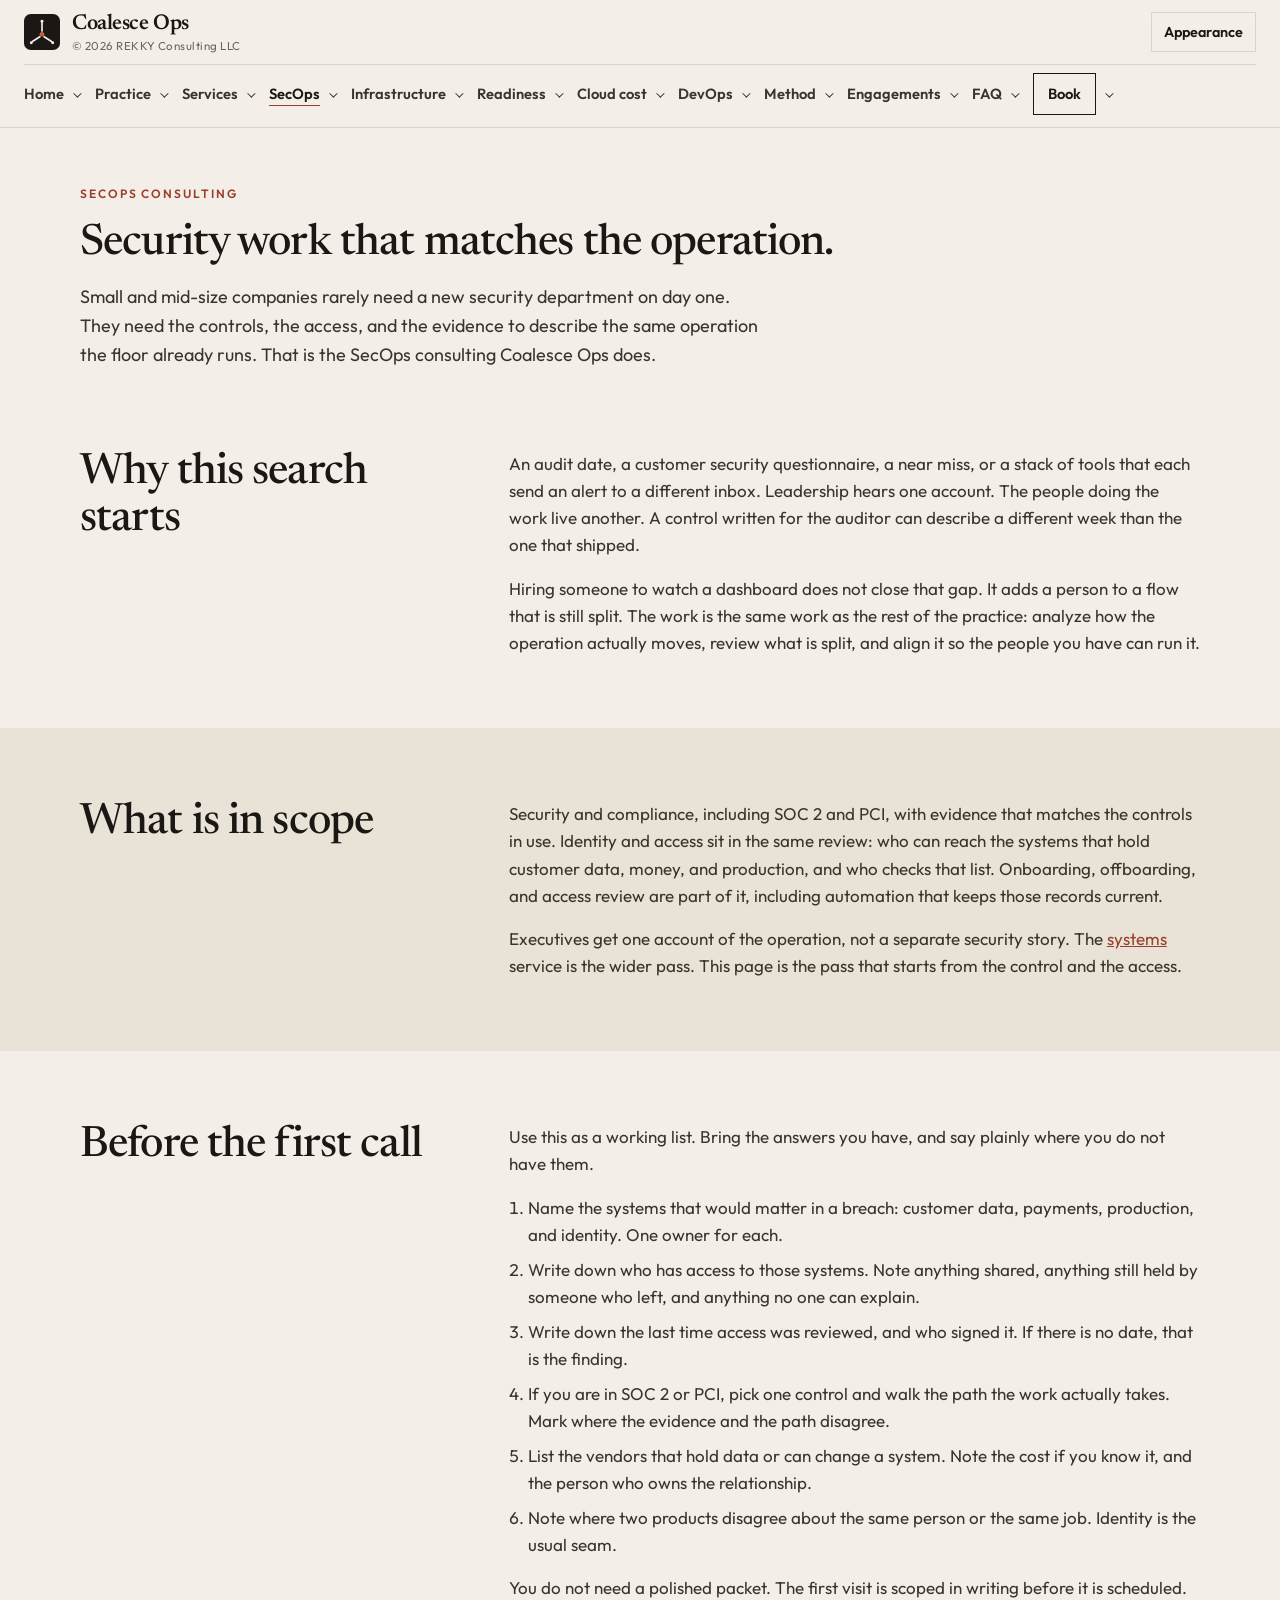
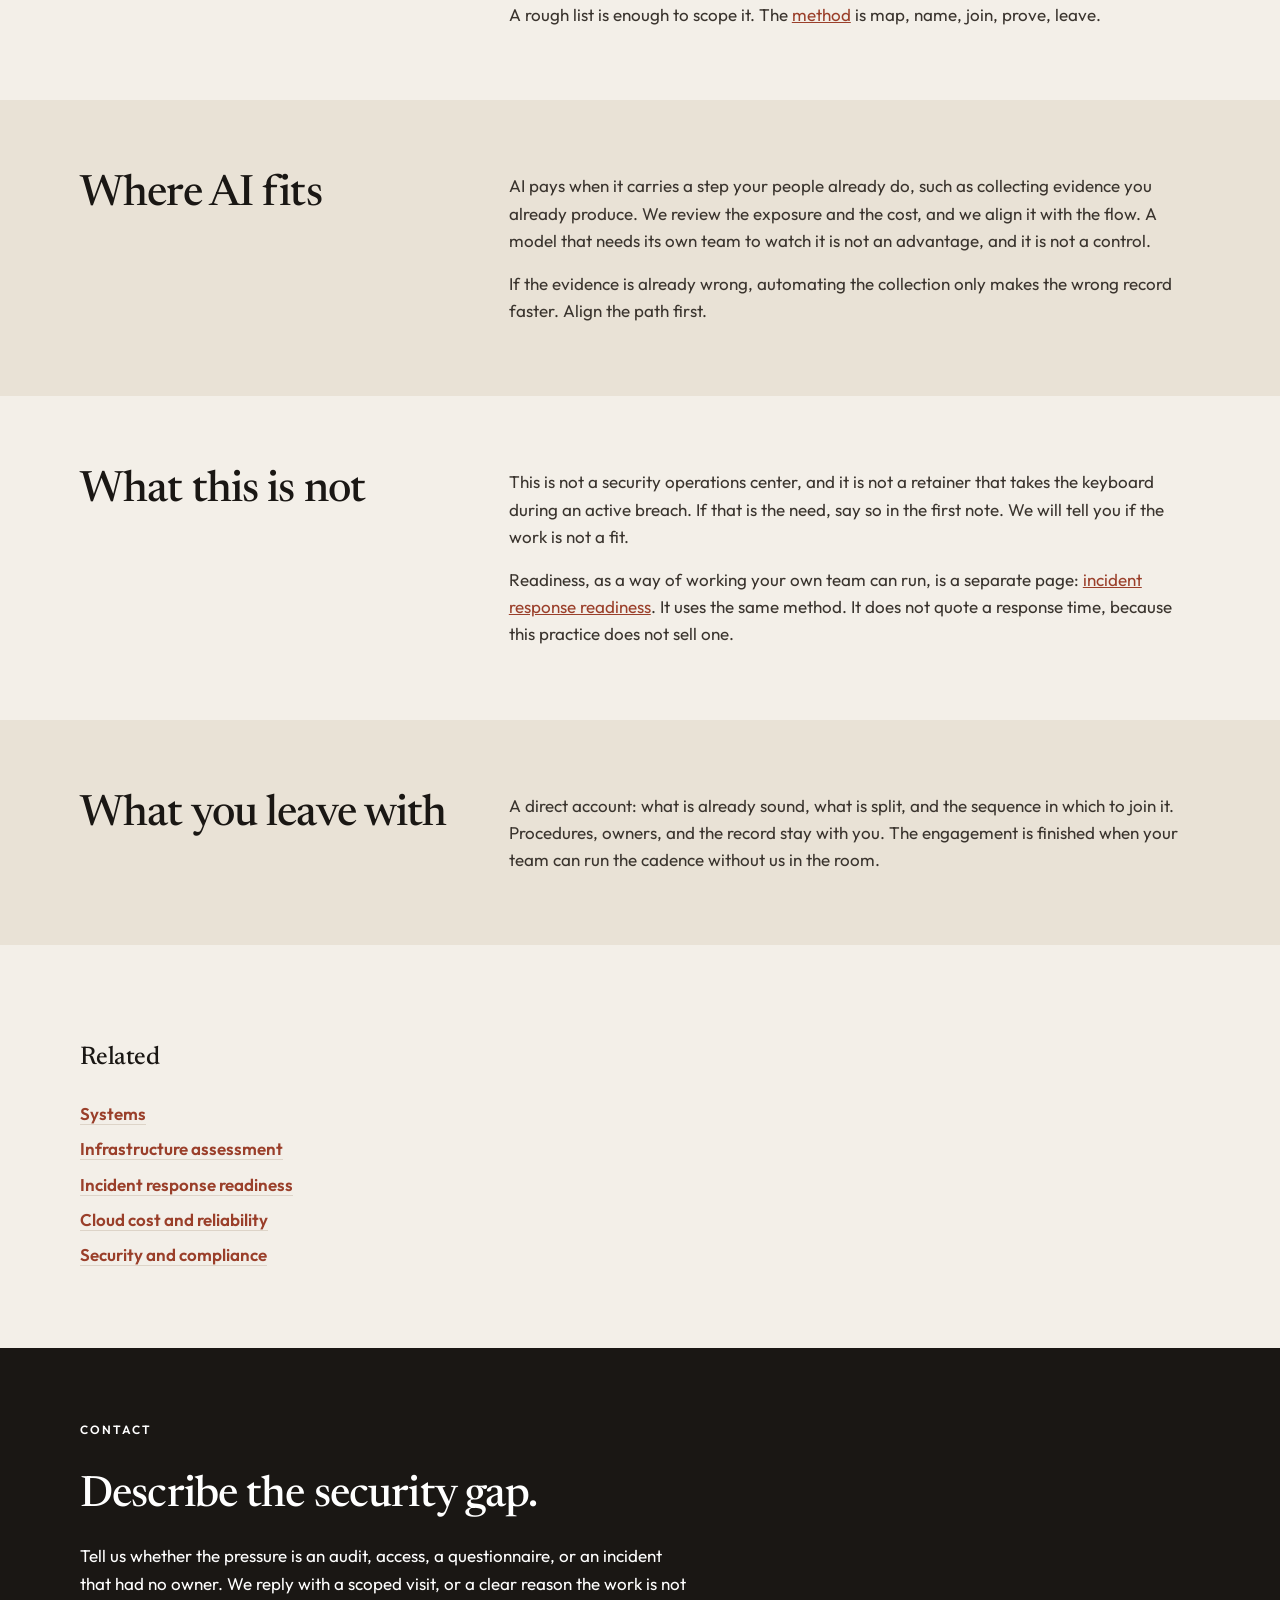
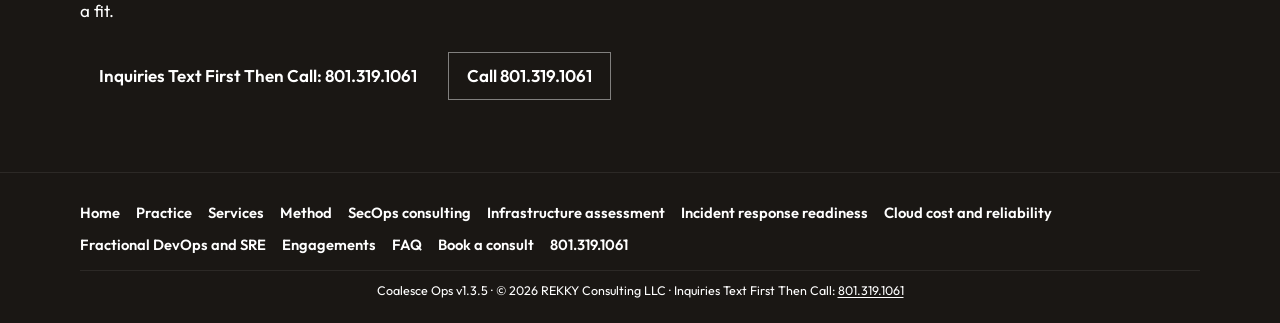
<file: secops-consulting.html>
<!DOCTYPE html>
<html lang="en">
<head>
  <meta charset="utf-8" />
  <meta name="viewport" content="width=device-width, initial-scale=1" />
  <title>SecOps consulting for the work you already run</title>
  <meta name="description" content="SecOps consulting for small and mid-size companies: SOC 2, PCI, identity, and access aligned to the work you already run, without added headcount." />
  <meta name="author" content="Robert Foster" />
  <meta name="robots" content="index, follow" />
  <link rel="canonical" href="https://coalesceops.com/secops-consulting.html" />
  <link rel="sitemap" type="application/xml" title="Sitemap" href="https://coalesceops.com/sitemap.xml" />
  <meta property="og:type" content="website" />
  <meta property="og:site_name" content="Coalesce Ops" />
  <meta property="og:locale" content="en_US" />
  <meta property="og:title" content="SecOps consulting for the work you already run" />
  <meta property="og:description" content="SecOps consulting for small and mid-size companies: SOC 2, PCI, identity, and access aligned to the work you already run, without added headcount." />
  <meta property="og:url" content="https://coalesceops.com/secops-consulting.html" />
  <meta property="og:image" content="https://coalesceops.com/assets/og.png" />
  <meta property="og:image:type" content="image/png" />
  <meta property="og:image:width" content="1200" />
  <meta property="og:image:height" content="630" />
  <meta property="og:image:alt" content="Coalesce Ops — analyze, review, and align the flow" />
  <meta name="twitter:card" content="summary_large_image" />
  <meta name="twitter:title" content="SecOps consulting for the work you already run" />
  <meta name="twitter:description" content="SecOps consulting for small and mid-size companies: SOC 2, PCI, identity, and access aligned to the work you already run, without added headcount." />
  <meta name="twitter:image" content="https://coalesceops.com/assets/og.png" />
  <meta name="twitter:image:alt" content="Coalesce Ops — analyze, review, and align the flow" />
  <meta name="theme-color" content="#f3efe8" />
  <script>
    (function () {
      var saved = null;
      try { saved = localStorage.getItem("coalesceops-theme"); } catch (e) {}
      var themes = { light: 1, dark: 1, green: 1, "light-green": 1, "dark-green": 1, blue: 1, "light-blue": 1 };
      var colors = { light: "#f3efe8", dark: "#12100e", green: "#1f6b45", "light-green": "#e7f3ea", "dark-green": "#0e1c16", blue: "#1f5c96", "light-blue": "#e7f1f8" };
      var name = themes[saved] ? saved : "light";
      document.documentElement.setAttribute("data-theme", name);
      var meta = document.querySelector('meta[name="theme-color"]');
      if (meta && colors[name]) meta.setAttribute("content", colors[name]);
    })();
  </script>
  <link rel="icon" href="assets/favicon.svg" type="image/svg+xml" />
  <link rel="icon" href="assets/favicon-32.png" type="image/png" sizes="32x32" />
  <link rel="apple-touch-icon" href="assets/apple-touch-icon.png" sizes="180x180" />
  <link rel="manifest" href="site.webmanifest" />
  <!-- site-config:verification -->
  <link rel="preconnect" href="https://fonts.googleapis.com" />
  <link rel="preconnect" href="https://fonts.gstatic.com" crossorigin />
  <link rel="preload" as="style" href="https://fonts.googleapis.com/css2?family=Newsreader:opsz,wght@6..72,500;6..72,600&amp;family=Outfit:wght@400;500;600&amp;display=swap" />
  <link rel="stylesheet" href="https://fonts.googleapis.com/css2?family=Newsreader:opsz,wght@6..72,500;6..72,600&amp;family=Outfit:wght@400;500;600&amp;display=swap" media="print" onload="this.media='all'" />
  <noscript><link rel="stylesheet" href="https://fonts.googleapis.com/css2?family=Newsreader:opsz,wght@6..72,500;6..72,600&amp;family=Outfit:wght@400;500;600&amp;display=swap" /></noscript>
  <link rel="preload" href="assets/site.css?v=1.3.5" as="style" />
  <link rel="stylesheet" href="assets/site.css?v=1.3.5" />
  <script type="application/ld+json">
{
  "@context": "https://schema.org",
  "@graph": [
    {
      "@type": [
        "ProfessionalService",
        "Organization"
      ],
      "@id": "https://coalesceops.com/#business",
      "name": "Coalesce Ops",
      "legalName": "REKKY Consulting LLC",
      "url": "https://coalesceops.com/",
      "image": {
        "@type": "ImageObject",
        "url": "https://coalesceops.com/assets/og.png",
        "width": 1200,
        "height": 630
      },
      "logo": {
        "@type": "ImageObject",
        "url": "https://coalesceops.com/assets/apple-touch-icon.png",
        "width": 180,
        "height": 180
      },
      "telephone": "+1-801-319-1061",
      "description": "Coalesce Ops analyzes, reviews, and aligns products, processes, and AI so the flow is smoother, without adding headcount.",
      "slogan": "We analyze, review, and align your products and processes so the flow is smoother, without adding headcount.",
      "founder": {
        "@type": "Person",
        "name": "Robert Foster"
      },
      "contactPoint": {
        "@type": "ContactPoint",
        "contactType": "consulting",
          "telephone": "+1-801-319-1061",
        "availableLanguage": [
          "English"
        ]
      }
    },
    {
      "@type": "WebSite",
      "@id": "https://coalesceops.com/#website",
      "url": "https://coalesceops.com/",
      "name": "Coalesce Ops",
      "description": "Coalesce Ops analyzes, reviews, and aligns products, processes, and AI so the flow is smoother, without adding headcount.",
      "copyrightHolder": {
        "@type": "Organization",
        "name": "REKKY Consulting LLC"
      },
      "publisher": {
        "@id": "https://coalesceops.com/#business"
      },
      "inLanguage": "en"
    },
    {
      "@type": "WebPage",
      "@id": "https://coalesceops.com/secops-consulting.html#webpage",
      "url": "https://coalesceops.com/secops-consulting.html",
      "name": "SecOps consulting for the work you already run",
      "description": "SecOps consulting for small and mid-size companies: SOC 2, PCI, identity, and access aligned to the work you already run, without added headcount.",
      "isPartOf": {
        "@id": "https://coalesceops.com/#website"
      },
      "inLanguage": "en",
      "primaryImageOfPage": {
        "@type": "ImageObject",
        "url": "https://coalesceops.com/assets/og.png",
        "width": 1200,
        "height": 630
      },
      "about": {
        "@id": "https://coalesceops.com/secops-consulting.html#service"
      }
    },
    {
      "@type": "BreadcrumbList",
      "@id": "https://coalesceops.com/secops-consulting.html#breadcrumb",
      "itemListElement": [
        {
          "@type": "ListItem",
          "position": 1,
          "name": "Coalesce Ops",
          "item": "https://coalesceops.com/"
        },
        {
          "@type": "ListItem",
          "position": 2,
          "name": "SecOps consulting",
          "item": "https://coalesceops.com/secops-consulting.html"
        }
      ]
    },
    {
      "@type": "Service",
      "@id": "https://coalesceops.com/secops-consulting.html#service",
      "name": "Security and compliance",
      "serviceType": "Security and compliance",
      "url": "https://coalesceops.com/secops-consulting.html",
      "description": "Security and compliance, including SOC 2 and PCI, with evidence that matches the controls in use, and identity and access reviewed with the rest of the operation.",
      "provider": {
        "@id": "https://coalesceops.com/#business"
      },
      "alternateName": "SecOps consulting"
    }
  ]
}
  </script>
</head>
<body>
  <a class="skip" href="#main">Skip to content</a>
  <header class="top">
    <a class="brand" href="/">
      <img src="assets/favicon.svg" width="36" height="36" alt="Coalesce Ops logo" />
      <span class="brand-text">
        <span class="brand-name">Coalesce Ops</span>
        <span class="brand-legal">© 2026 REKKY Consulting LLC</span>
      </span>
    </a>
<!-- site-nav:start -->
  <nav class="nav" id="site-nav" aria-label="Primary">
    <div class="nav-group">
      <a class="nav-link" href="/">Home</a>
      <details class="nav-sections">
        <summary><span class="sr-only">Home sections</span></summary>
        <div class="nav-panel">
          <a href="/#split">Where the work splits</a>
          <a href="/#standard">Analyze, review, align</a>
          <a href="/#ai">Taking advantage of AI</a>
          <a href="/#trust">What you can count on</a>
          <a href="/#engagements">What the engagement covers</a>
          <a href="/#start">Start from the problem you have</a>
        </div>
      </details>
    </div>
    <div class="nav-group">
      <a class="nav-link" href="practice.html">Practice</a>
      <details class="nav-sections">
        <summary><span class="sr-only">Practice sections</span></summary>
        <div class="nav-panel">
          <a href="practice.html#meaning">What coalesce means</a>
          <a href="practice.html#scope">In scope</a>
          <a href="practice.html#strategy">Strategy</a>
          <a href="practice.html#security">Security and compliance</a>
          <a href="practice.html#systems-cost">Systems and cost</a>
          <a href="practice.html#ai-work">AI on the work</a>
          <a href="practice.html#remains">What remains</a>
        </div>
      </details>
    </div>
    <div class="nav-group">
      <a class="nav-link" href="services.html">Services</a>
      <details class="nav-sections">
        <summary><span class="sr-only">Services sections</span></summary>
        <div class="nav-panel">
          <a href="services.html#picture">Operating picture</a>
          <a href="services.html#ownership">Ownership</a>
          <a href="services.html#cadence">Cadence</a>
          <a href="services.html#systems">Systems</a>
          <a href="services.html#sites">Sites</a>
          <a href="services.html#transition">Transition</a>
        </div>
      </details>
    </div>
    <div class="nav-group">
      <a class="nav-link" href="secops-consulting.html">SecOps</a>
      <details class="nav-sections">
        <summary><span class="sr-only">SecOps consulting sections</span></summary>
        <div class="nav-panel">
          <a href="secops-consulting.html#why">Why this search starts</a>
          <a href="secops-consulting.html#covers">What is in scope</a>
          <a href="secops-consulting.html#prepare">Before the first call</a>
          <a href="secops-consulting.html#ai-fit">Where AI fits</a>
          <a href="secops-consulting.html#limits">What this is not</a>
          <a href="secops-consulting.html#result">What you leave with</a>
        </div>
      </details>
    </div>
    <div class="nav-group">
      <a class="nav-link" href="infrastructure-assessment.html">Infrastructure</a>
      <details class="nav-sections">
        <summary><span class="sr-only">Infrastructure assessment sections</span></summary>
        <div class="nav-panel">
          <a href="infrastructure-assessment.html#when">When to ask for one</a>
          <a href="infrastructure-assessment.html#examine">What we look at</a>
          <a href="infrastructure-assessment.html#path">Walk one job</a>
          <a href="infrastructure-assessment.html#result">What you receive</a>
          <a href="infrastructure-assessment.html#cost">Cost on the same picture</a>
        </div>
      </details>
    </div>
    <div class="nav-group">
      <a class="nav-link" href="incident-response-readiness.html">Readiness</a>
      <details class="nav-sections">
        <summary><span class="sr-only">Incident response readiness sections</span></summary>
        <div class="nav-panel">
          <a href="incident-response-readiness.html#failure">Where it breaks</a>
          <a href="incident-response-readiness.html#questions">Questions that show readiness</a>
          <a href="incident-response-readiness.html#prepare">What to put in place</a>
          <a href="incident-response-readiness.html#limits">What we will not do</a>
          <a href="incident-response-readiness.html#prove">Prove it on a quiet week</a>
        </div>
      </details>
    </div>
    <div class="nav-group">
      <a class="nav-link" href="cloud-cost-reliability.html">Cloud cost</a>
      <details class="nav-sections">
        <summary><span class="sr-only">Cloud cost and reliability sections</span></summary>
        <div class="nav-panel">
          <a href="cloud-cost-reliability.html#promise">What we will not promise</a>
          <a href="cloud-cost-reliability.html#cost">Cost, as an operator</a>
          <a href="cloud-cost-reliability.html#reliability">Reliability without a new team</a>
          <a href="cloud-cost-reliability.html#cutover">After a cutover</a>
        </div>
      </details>
    </div>
    <div class="nav-group">
      <a class="nav-link" href="fractional-devops-sre.html">DevOps</a>
      <details class="nav-sections">
        <summary><span class="sr-only">Fractional DevOps and SRE sections</span></summary>
        <div class="nav-panel">
          <a href="fractional-devops-sre.html#search">What the search is buying</a>
          <a href="fractional-devops-sre.html#practice">What this practice does</a>
          <a href="fractional-devops-sre.html#second">When a fractional engineer is second</a>
          <a href="fractional-devops-sre.html#prepare">Before the job post</a>
          <a href="fractional-devops-sre.html#result">How an engagement ends</a>
        </div>
      </details>
    </div>
    <div class="nav-group">
      <a class="nav-link" href="method.html">Method</a>
      <details class="nav-sections">
        <summary><span class="sr-only">Method sections</span></summary>
        <div class="nav-panel">
          <a href="method.html#map">Map</a>
          <a href="method.html#name">Name</a>
          <a href="method.html#join">Join</a>
          <a href="method.html#prove">Prove</a>
          <a href="method.html#leave">Leave</a>
          <a href="method.html#analyze">Analyze</a>
          <a href="method.html#review">Review</a>
          <a href="method.html#align">Align</a>
        </div>
      </details>
    </div>
    <div class="nav-group align-end">
      <a class="nav-link" href="engagements.html">Engagements</a>
      <details class="nav-sections">
        <summary><span class="sr-only">Engagement sections</span></summary>
        <div class="nav-panel">
          <a href="engagements.html#consult">Free consult</a>
          <a href="engagements.html#assessment">Assessment</a>
          <a href="engagements.html#alignment">Alignment</a>
          <a href="engagements.html#not">What is not included</a>
        </div>
      </details>
    </div>
    <div class="nav-group align-end">
      <a class="nav-link" href="faq.html">FAQ</a>
      <details class="nav-sections">
        <summary><span class="sr-only">FAQ sections</span></summary>
        <div class="nav-panel">
          <a href="faq.html#booking">Booking</a>
          <a href="faq.html#scope">Scope and price</a>
          <a href="faq.html#limits">What this is not</a>
          <a href="faq.html#record">The record</a>
        </div>
      </details>
    </div>
    <div class="nav-group align-end">
      <a class="nav-link nav-cta" href="contact.html">Book</a>
      <details class="nav-sections">
        <summary><span class="sr-only">Booking sections</span></summary>
        <div class="nav-panel">
          <a href="contact.html#book">How to book</a>
          <a href="contact.html#include">What to include</a>
          <a href="contact.html#expect">What you can expect</a>
          <a href="contact.html#privacy">What stays private</a>
        </div>
      </details>
    </div>
  </nav>
  <!-- site-nav:end -->
    <div class="header-tools">
      <div class="settings">
        <button type="button" class="settings-btn" id="settings-toggle" aria-expanded="false" aria-controls="settings-panel">Appearance</button>
        <div class="settings-panel" id="settings-panel" hidden>
          <p class="settings-label" id="settings-label">Appearance</p>
          <div class="theme-list" role="radiogroup" aria-labelledby="settings-label">
            <button type="button" role="radio" data-theme="light" aria-checked="true">Light</button>
            <button type="button" role="radio" data-theme="dark" aria-checked="false">Dark</button>
            <button type="button" role="radio" data-theme="green" aria-checked="false">Green</button>
            <button type="button" role="radio" data-theme="light-green" aria-checked="false">Light green</button>
            <button type="button" role="radio" data-theme="dark-green" aria-checked="false">Dark green</button>
            <button type="button" role="radio" data-theme="blue" aria-checked="false">Blue</button>
            <button type="button" role="radio" data-theme="light-blue" aria-checked="false">Light blue</button>
          </div>
        </div>
      </div>
    </div>
  </header>

  <main id="main">

    <header class="page-head">
      <div class="wrap">
        <p class="eyebrow">SecOps consulting</p>
        <h1>Security work that matches the operation.</h1>
        <p class="lede">Small and mid-size companies rarely need a new security department on day one. They need the controls, the access, and the evidence to describe the same operation the floor already runs. That is the SecOps consulting Coalesce Ops does.</p>
      </div>
    </header>

    <section class="band" id="why">
      <div class="wrap split">
        <h2>Why this search starts</h2>
        <div class="prose">
          <p>An audit date, a customer security questionnaire, a near miss, or a stack of tools that each send an alert to a different inbox. Leadership hears one account. The people doing the work live another. A control written for the auditor can describe a different week than the one that shipped.</p>
          <p>Hiring someone to watch a dashboard does not close that gap. It adds a person to a flow that is still split. The work is the same work as the rest of the practice: analyze how the operation actually moves, review what is split, and align it so the people you have can run it.</p>
        </div>
      </div>
    </section>
    <section class="band alt" id="covers">
      <div class="wrap split">
        <h2>What is in scope</h2>
        <div class="prose">
          <p>Security and compliance, including SOC 2 and PCI, with evidence that matches the controls in use. Identity and access sit in the same review: who can reach the systems that hold customer data, money, and production, and who checks that list. Onboarding, offboarding, and access review are part of it, including automation that keeps those records current.</p>
          <p>Executives get one account of the operation, not a separate security story. The <a href="services.html#systems">systems</a> service is the wider pass. This page is the pass that starts from the control and the access.</p>
        </div>
      </div>
    </section>
    <section class="band" id="prepare">
      <div class="wrap split">
        <h2>Before the first call</h2>
        <div class="prose">
          <p>Use this as a working list. Bring the answers you have, and say plainly where you do not have them.</p>
          <ol>
            <li>Name the systems that would matter in a breach: customer data, payments, production, and identity. One owner for each.</li>
            <li>Write down who has access to those systems. Note anything shared, anything still held by someone who left, and anything no one can explain.</li>
            <li>Write down the last time access was reviewed, and who signed it. If there is no date, that is the finding.</li>
            <li>If you are in SOC 2 or PCI, pick one control and walk the path the work actually takes. Mark where the evidence and the path disagree.</li>
            <li>List the vendors that hold data or can change a system. Note the cost if you know it, and the person who owns the relationship.</li>
            <li>Note where two products disagree about the same person or the same job. Identity is the usual seam.</li>
          </ol>
          <p>You do not need a polished packet. The first visit is scoped in writing before it is scheduled. A rough list is enough to scope it. The <a href="method.html">method</a> is map, name, join, prove, leave.</p>
        </div>
      </div>
    </section>
    <section class="band alt" id="ai-fit">
      <div class="wrap split">
        <h2>Where AI fits</h2>
        <div class="prose">
          <p>AI pays when it carries a step your people already do, such as collecting evidence you already produce. We review the exposure and the cost, and we align it with the flow. A model that needs its own team to watch it is not an advantage, and it is not a control.</p>
          <p>If the evidence is already wrong, automating the collection only makes the wrong record faster. Align the path first.</p>
        </div>
      </div>
    </section>
    <section class="band" id="limits">
      <div class="wrap split">
        <h2>What this is not</h2>
        <div class="prose">
          <p>This is not a security operations center, and it is not a retainer that takes the keyboard during an active breach. If that is the need, say so in the first note. We will tell you if the work is not a fit.</p>
          <p>Readiness, as a way of working your own team can run, is a separate page: <a href="incident-response-readiness.html">incident response readiness</a>. It uses the same method. It does not quote a response time, because this practice does not sell one.</p>
        </div>
      </div>
    </section>
    <section class="band alt" id="result">
      <div class="wrap split">
        <h2>What you leave with</h2>
        <div class="prose">
          <p>A direct account: what is already sound, what is split, and the sequence in which to join it. Procedures, owners, and the record stay with you. The engagement is finished when your team can run the cadence without us in the room.</p>
        </div>
      </div>
    </section>
    <section class="band">
      <div class="wrap">
        <nav class="related" aria-label="Related">
          <h2>Related</h2>
          <ul>
          <li><a href="services.html#systems">Systems</a></li>
          <li><a href="infrastructure-assessment.html">Infrastructure assessment</a></li>
          <li><a href="incident-response-readiness.html">Incident response readiness</a></li>
          <li><a href="cloud-cost-reliability.html">Cloud cost and reliability</a></li>
          <li><a href="practice.html#security">Security and compliance</a></li>
          </ul>
        </nav>
      </div>
    </section>
    <section class="cta-band">
      <div class="wrap">
        <p class="eyebrow">Contact</p>
        <h2>Describe the security gap.</h2>
        <p>Tell us whether the pressure is an audit, access, a questionnaire, or an incident that had no owner. We reply with a scoped visit, or a clear reason the work is not a fit.</p>
        <div class="hero-cta">
          <a class="btn primary" href="sms:+18013191061">Inquiries Text First Then Call: 801.319.1061</a>
          <a class="btn ghost" href="tel:+18013191061">Call 801.319.1061</a>
        </div>
      </div>
    </section>
  </main>

  <footer class="site-foot">
    <div class="wrap">
      <nav class="foot-nav" aria-label="Site">
        <a href="/">Home</a>
        <a href="practice.html">Practice</a>
        <a href="services.html">Services</a>
        <a href="method.html">Method</a>
        <a href="secops-consulting.html">SecOps consulting</a>
        <a href="infrastructure-assessment.html">Infrastructure assessment</a>
        <a href="incident-response-readiness.html">Incident response readiness</a>
        <a href="cloud-cost-reliability.html">Cloud cost and reliability</a>
        <a href="fractional-devops-sre.html">Fractional DevOps and SRE</a>
        <a href="engagements.html">Engagements</a>
        <a href="faq.html">FAQ</a>
        <a href="contact.html">Book a consult</a>
        <a href="tel:+18013191061">801.319.1061</a>
      </nav>
      <p class="foot-meta"><span class="foot-meta-part">Coalesce Ops v1.3.5</span><span class="foot-meta-part">© 2026 REKKY Consulting LLC</span><span>Inquiries Text First Then Call: <a href="sms:+18013191061">801.319.1061</a></span></p>
    </div>
  </footer>
  <script src="assets/site.js?v=1.3.5" defer></script>
</body>
</html>
</file>
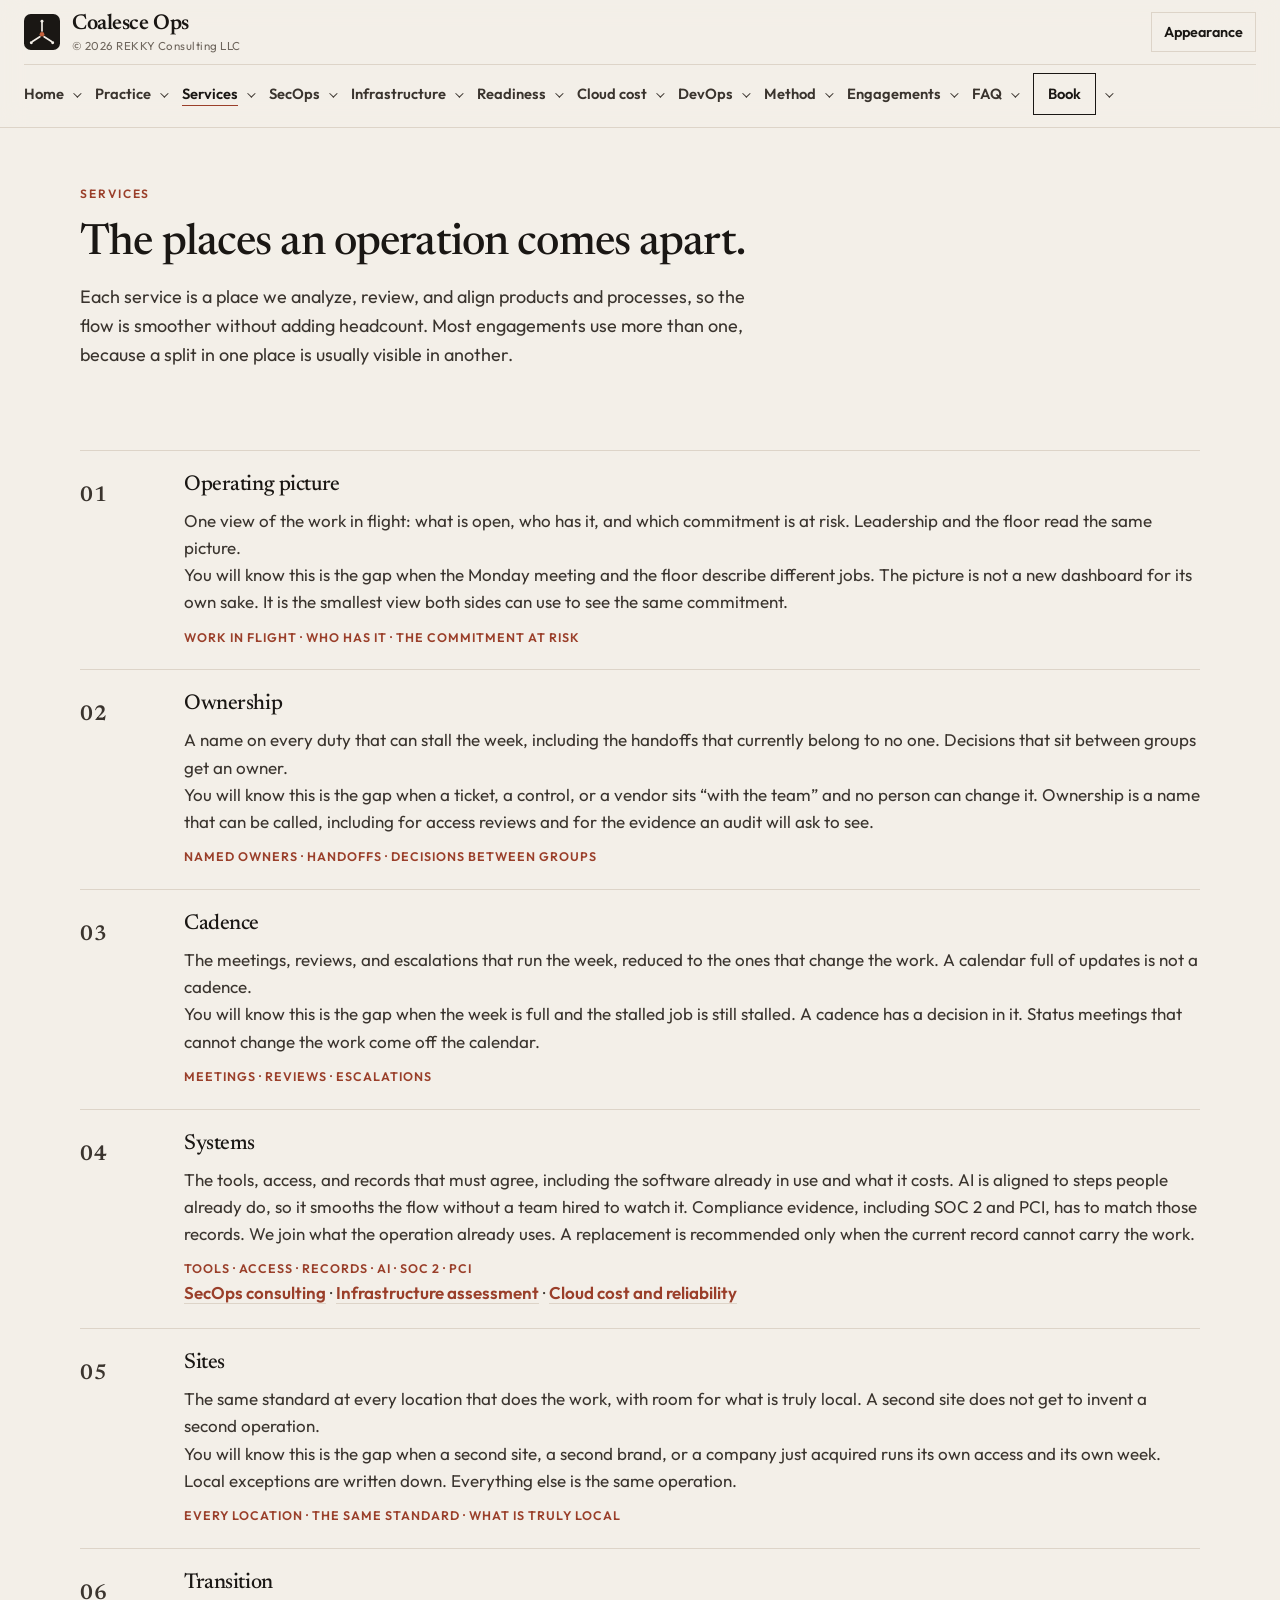
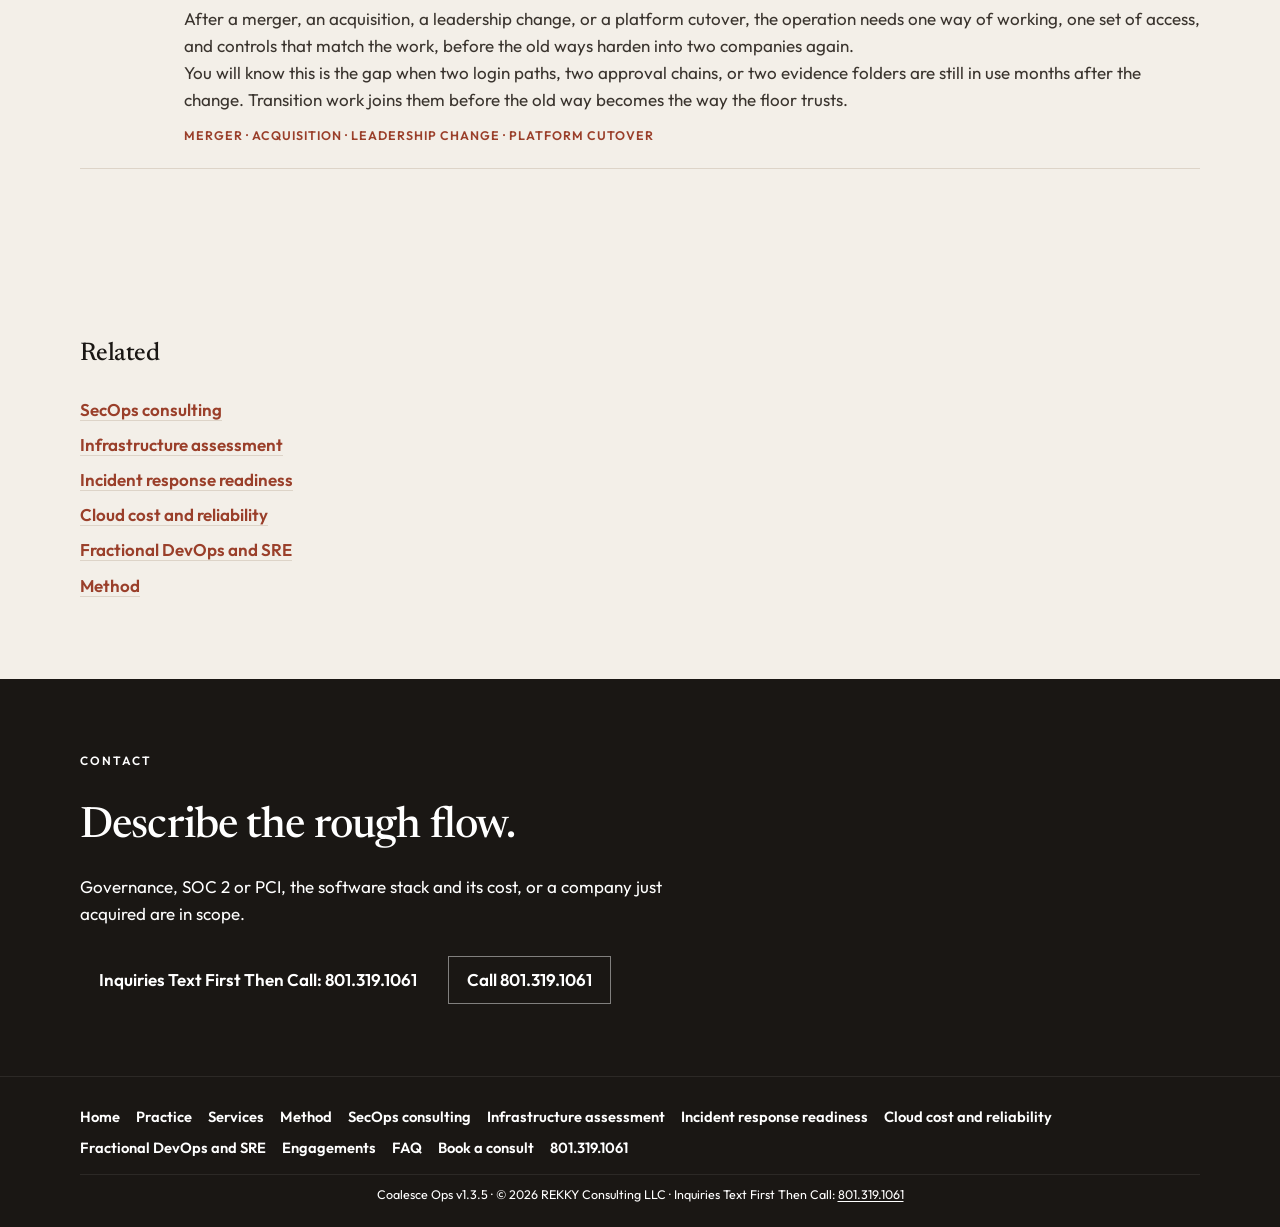
<file: services.html>
<!DOCTYPE html>
<html lang="en">
<head>
  <meta charset="utf-8" />
  <meta name="viewport" content="width=device-width, initial-scale=1" />
  <title>Coalesce Ops services where an operation splits</title>
  <meta name="description" content="Coalesce Ops analyzes, reviews, and aligns products and processes, including access, cost, and SOC 2 and PCI, without added headcount." />
  <meta name="keywords" content="Coalesce Ops, analyze review align, products and processes, AI advantage, AI governance, smoother flow, no added headcount, SOC 2, PCI, SaaS governance" />
  <meta name="author" content="Robert Foster" />
  <meta name="robots" content="index, follow" />
  <link rel="canonical" href="https://coalesceops.com/services.html" />
  <link rel="sitemap" type="application/xml" title="Sitemap" href="https://coalesceops.com/sitemap.xml" />
  <meta property="og:type" content="website" />
  <meta property="og:site_name" content="Coalesce Ops" />
  <meta property="og:locale" content="en_US" />
  <meta property="og:title" content="Coalesce Ops services where an operation splits" />
  <meta property="og:description" content="Coalesce Ops analyzes, reviews, and aligns products and processes, including access, cost, and SOC 2 and PCI, without added headcount." />
  <meta property="og:url" content="https://coalesceops.com/services.html" />
  <meta property="og:image" content="https://coalesceops.com/assets/og.png" />
  <meta property="og:image:type" content="image/png" />
  <meta property="og:image:width" content="1200" />
  <meta property="og:image:height" content="630" />
  <meta property="og:image:alt" content="Coalesce Ops — analyze, review, and align the flow" />
  <meta name="twitter:card" content="summary_large_image" />
  <meta name="twitter:title" content="Coalesce Ops services where an operation splits" />
  <meta name="twitter:description" content="Coalesce Ops analyzes, reviews, and aligns products and processes, including access, cost, and SOC 2 and PCI, without added headcount." />
  <meta name="twitter:image" content="https://coalesceops.com/assets/og.png" />
  <meta name="twitter:image:alt" content="Coalesce Ops — analyze, review, and align the flow" />
  <meta name="theme-color" content="#f3efe8" />
  <script>
    (function () {
      var saved = null;
      try { saved = localStorage.getItem("coalesceops-theme"); } catch (e) {}
      var themes = { light: 1, dark: 1, green: 1, "light-green": 1, "dark-green": 1, blue: 1, "light-blue": 1 };
      var colors = { light: "#f3efe8", dark: "#12100e", green: "#1f6b45", "light-green": "#e7f3ea", "dark-green": "#0e1c16", blue: "#1f5c96", "light-blue": "#e7f1f8" };
      var name = themes[saved] ? saved : "light";
      document.documentElement.setAttribute("data-theme", name);
      var meta = document.querySelector('meta[name="theme-color"]');
      if (meta && colors[name]) meta.setAttribute("content", colors[name]);
    })();
  </script>
  <link rel="icon" href="assets/favicon.svg" type="image/svg+xml" />
  <link rel="icon" href="assets/favicon-32.png" type="image/png" sizes="32x32" />
  <link rel="apple-touch-icon" href="assets/apple-touch-icon.png" sizes="180x180" />
  <link rel="manifest" href="site.webmanifest" />
  <!-- site-config:verification -->
  <link rel="preconnect" href="https://fonts.googleapis.com" />
  <link rel="preconnect" href="https://fonts.gstatic.com" crossorigin />
  <link rel="preload" as="style" href="https://fonts.googleapis.com/css2?family=Newsreader:opsz,wght@6..72,500;6..72,600&amp;family=Outfit:wght@400;500;600&amp;display=swap" />
  <link rel="stylesheet" href="https://fonts.googleapis.com/css2?family=Newsreader:opsz,wght@6..72,500;6..72,600&amp;family=Outfit:wght@400;500;600&amp;display=swap" media="print" onload="this.media='all'" />
  <noscript><link rel="stylesheet" href="https://fonts.googleapis.com/css2?family=Newsreader:opsz,wght@6..72,500;6..72,600&amp;family=Outfit:wght@400;500;600&amp;display=swap" /></noscript>
  <link rel="preload" href="assets/site.css?v=1.3.5" as="style" />
  <link rel="stylesheet" href="assets/site.css?v=1.3.5" />
  <script type="application/ld+json">
{
  "@context": "https://schema.org",
  "@graph": [
    {
      "@type": [
        "ProfessionalService",
        "Organization"
      ],
      "@id": "https://coalesceops.com/#business",
      "name": "Coalesce Ops",
      "legalName": "REKKY Consulting LLC",
      "url": "https://coalesceops.com/",
      "image": {
        "@type": "ImageObject",
        "url": "https://coalesceops.com/assets/og.png",
        "width": 1200,
        "height": 630
      },
      "logo": {
        "@type": "ImageObject",
        "url": "https://coalesceops.com/assets/apple-touch-icon.png",
        "width": 180,
        "height": 180
      },
      "telephone": "+1-801-319-1061",
      "description": "Coalesce Ops analyzes, reviews, and aligns products, processes, and AI so the flow is smoother, without adding headcount.",
      "slogan": "We analyze, review, and align your products and processes so the flow is smoother, without adding headcount.",
      "founder": {
        "@type": "Person",
        "name": "Robert Foster"
      },
      "contactPoint": {
        "@type": "ContactPoint",
        "contactType": "consulting",
          "telephone": "+1-801-319-1061",
        "availableLanguage": [
          "English"
        ]
      }
    },
    {
      "@type": "WebSite",
      "@id": "https://coalesceops.com/#website",
      "url": "https://coalesceops.com/",
      "name": "Coalesce Ops",
      "description": "Coalesce Ops analyzes, reviews, and aligns products, processes, and AI so the flow is smoother, without adding headcount.",
      "copyrightHolder": {
        "@type": "Organization",
        "name": "REKKY Consulting LLC"
      },
      "publisher": {
        "@id": "https://coalesceops.com/#business"
      },
      "inLanguage": "en"
    },
    {
      "@type": "WebPage",
      "@id": "https://coalesceops.com/services.html#webpage",
      "url": "https://coalesceops.com/services.html",
      "name": "Coalesce Ops services where an operation splits",
      "description": "Coalesce Ops analyzes, reviews, and aligns products and processes, including access, cost, and SOC 2 and PCI, without added headcount.",
      "isPartOf": {
        "@id": "https://coalesceops.com/#website"
      },
      "inLanguage": "en",
      "primaryImageOfPage": {
        "@type": "ImageObject",
        "url": "https://coalesceops.com/assets/og.png",
        "width": 1200,
        "height": 630
      }
    },
    {
      "@type": "BreadcrumbList",
      "@id": "https://coalesceops.com/services.html#breadcrumb",
      "itemListElement": [
        {
          "@type": "ListItem",
          "position": 1,
          "name": "Coalesce Ops",
          "item": "https://coalesceops.com/"
        },
        {
          "@type": "ListItem",
          "position": 2,
          "name": "Services",
          "item": "https://coalesceops.com/services.html"
        }
      ]
    },
    {
      "@type": "Service",
      "@id": "https://coalesceops.com/services.html#picture",
      "name": "Operating picture",
      "serviceType": "Operating picture",
      "url": "https://coalesceops.com/services.html#picture",
      "description": "One view of the work in flight: what is open, who has it, and which commitment is at risk. Leadership and the floor read the same picture.",
      "provider": {
        "@id": "https://coalesceops.com/#business"
      }
    },
    {
      "@type": "Service",
      "@id": "https://coalesceops.com/services.html#ownership",
      "name": "Ownership",
      "serviceType": "Ownership",
      "url": "https://coalesceops.com/services.html#ownership",
      "description": "A name on every duty that can stall the week, including the handoffs that currently belong to no one. Decisions that sit between groups get an owner.",
      "provider": {
        "@id": "https://coalesceops.com/#business"
      }
    },
    {
      "@type": "Service",
      "@id": "https://coalesceops.com/services.html#cadence",
      "name": "Cadence",
      "serviceType": "Cadence",
      "url": "https://coalesceops.com/services.html#cadence",
      "description": "The meetings, reviews, and escalations that run the week, reduced to the ones that change the work. A calendar full of updates is not a cadence.",
      "provider": {
        "@id": "https://coalesceops.com/#business"
      }
    },
    {
      "@type": "Service",
      "@id": "https://coalesceops.com/services.html#systems",
      "name": "Systems",
      "serviceType": "Systems",
      "url": "https://coalesceops.com/services.html#systems",
      "description": "The tools, access, and records that must agree, including the software already in use and what it costs. AI is aligned to steps people already do. Compliance evidence, including SOC 2 and PCI, has to match those records.",
      "provider": {
        "@id": "https://coalesceops.com/#business"
      }
    },
    {
      "@type": "Service",
      "@id": "https://coalesceops.com/services.html#sites",
      "name": "Sites",
      "serviceType": "Sites",
      "url": "https://coalesceops.com/services.html#sites",
      "description": "The same standard at every location that does the work, with room for what is truly local.",
      "provider": {
        "@id": "https://coalesceops.com/#business"
      }
    },
    {
      "@type": "Service",
      "@id": "https://coalesceops.com/services.html#transition",
      "name": "Transition",
      "serviceType": "Transition",
      "url": "https://coalesceops.com/services.html#transition",
      "description": "After a merger, an acquisition, a leadership change, or a platform cutover, one way of working, one set of access, and controls that match the work, before the old ways harden into two companies again.",
      "provider": {
        "@id": "https://coalesceops.com/#business"
      }
    },
    {
      "@type": "Service",
      "@id": "https://coalesceops.com/secops-consulting.html#service",
      "name": "Security and compliance",
      "serviceType": "Security and compliance",
      "url": "https://coalesceops.com/secops-consulting.html",
      "description": "Security and compliance, including SOC 2 and PCI, with evidence that matches the controls in use, and identity and access reviewed with the rest of the operation.",
      "provider": {
        "@id": "https://coalesceops.com/#business"
      },
      "alternateName": "SecOps consulting"
    },
    {
      "@type": "Service",
      "@id": "https://coalesceops.com/infrastructure-assessment.html#service",
      "name": "Infrastructure assessment",
      "serviceType": "Infrastructure assessment",
      "url": "https://coalesceops.com/infrastructure-assessment.html",
      "description": "A written account of how work moves through the identity, network, and platforms the operation already runs, and where people are covering the gaps by hand.",
      "provider": {
        "@id": "https://coalesceops.com/#business"
      }
    },
    {
      "@type": "Service",
      "@id": "https://coalesceops.com/cloud-cost-reliability.html#service",
      "name": "SaaS governance and vendor cost",
      "serviceType": "SaaS governance and vendor cost",
      "url": "https://coalesceops.com/cloud-cost-reliability.html",
      "description": "A review of the software the operation already pays for and the platforms it already runs: who owns them, what they cost, and who notices when one is down.",
      "provider": {
        "@id": "https://coalesceops.com/#business"
      },
      "alternateName": "Cloud cost and reliability review"
    },
    {
      "@type": "Service",
      "@id": "https://coalesceops.com/#ai",
      "name": "AI on the work",
      "serviceType": "AI on the work",
      "url": "https://coalesceops.com/#ai",
      "description": "AI used on steps people already do, reviewed for exposure and cost, and aligned with the products and processes in the flow.",
      "provider": {
        "@id": "https://coalesceops.com/#business"
      }
    },
    {
      "@type": "Service",
      "@id": "https://coalesceops.com/practice.html#strategy",
      "name": "IT strategy and governance",
      "serviceType": "IT strategy and governance",
      "url": "https://coalesceops.com/practice.html#strategy",
      "description": "IT strategy and governance, and one account for the executives who own the operation.",
      "provider": {
        "@id": "https://coalesceops.com/#business"
      }
    }
  ]
}
  </script>
</head>
<body>
  <a class="skip" href="#main">Skip to content</a>
  <header class="top">
    <a class="brand" href="/">
      <img src="assets/favicon.svg" width="36" height="36" alt="Coalesce Ops logo" />
      <span class="brand-text">
        <span class="brand-name">Coalesce Ops</span>
        <span class="brand-legal">© 2026 REKKY Consulting LLC</span>
      </span>
    </a>
<!-- site-nav:start -->
  <nav class="nav" id="site-nav" aria-label="Primary">
    <div class="nav-group">
      <a class="nav-link" href="/">Home</a>
      <details class="nav-sections">
        <summary><span class="sr-only">Home sections</span></summary>
        <div class="nav-panel">
          <a href="/#split">Where the work splits</a>
          <a href="/#standard">Analyze, review, align</a>
          <a href="/#ai">Taking advantage of AI</a>
          <a href="/#trust">What you can count on</a>
          <a href="/#engagements">What the engagement covers</a>
          <a href="/#start">Start from the problem you have</a>
        </div>
      </details>
    </div>
    <div class="nav-group">
      <a class="nav-link" href="practice.html">Practice</a>
      <details class="nav-sections">
        <summary><span class="sr-only">Practice sections</span></summary>
        <div class="nav-panel">
          <a href="practice.html#meaning">What coalesce means</a>
          <a href="practice.html#scope">In scope</a>
          <a href="practice.html#strategy">Strategy</a>
          <a href="practice.html#security">Security and compliance</a>
          <a href="practice.html#systems-cost">Systems and cost</a>
          <a href="practice.html#ai-work">AI on the work</a>
          <a href="practice.html#remains">What remains</a>
        </div>
      </details>
    </div>
    <div class="nav-group">
      <a class="nav-link" href="services.html">Services</a>
      <details class="nav-sections">
        <summary><span class="sr-only">Services sections</span></summary>
        <div class="nav-panel">
          <a href="services.html#picture">Operating picture</a>
          <a href="services.html#ownership">Ownership</a>
          <a href="services.html#cadence">Cadence</a>
          <a href="services.html#systems">Systems</a>
          <a href="services.html#sites">Sites</a>
          <a href="services.html#transition">Transition</a>
        </div>
      </details>
    </div>
    <div class="nav-group">
      <a class="nav-link" href="secops-consulting.html">SecOps</a>
      <details class="nav-sections">
        <summary><span class="sr-only">SecOps consulting sections</span></summary>
        <div class="nav-panel">
          <a href="secops-consulting.html#why">Why this search starts</a>
          <a href="secops-consulting.html#covers">What is in scope</a>
          <a href="secops-consulting.html#prepare">Before the first call</a>
          <a href="secops-consulting.html#ai-fit">Where AI fits</a>
          <a href="secops-consulting.html#limits">What this is not</a>
          <a href="secops-consulting.html#result">What you leave with</a>
        </div>
      </details>
    </div>
    <div class="nav-group">
      <a class="nav-link" href="infrastructure-assessment.html">Infrastructure</a>
      <details class="nav-sections">
        <summary><span class="sr-only">Infrastructure assessment sections</span></summary>
        <div class="nav-panel">
          <a href="infrastructure-assessment.html#when">When to ask for one</a>
          <a href="infrastructure-assessment.html#examine">What we look at</a>
          <a href="infrastructure-assessment.html#path">Walk one job</a>
          <a href="infrastructure-assessment.html#result">What you receive</a>
          <a href="infrastructure-assessment.html#cost">Cost on the same picture</a>
        </div>
      </details>
    </div>
    <div class="nav-group">
      <a class="nav-link" href="incident-response-readiness.html">Readiness</a>
      <details class="nav-sections">
        <summary><span class="sr-only">Incident response readiness sections</span></summary>
        <div class="nav-panel">
          <a href="incident-response-readiness.html#failure">Where it breaks</a>
          <a href="incident-response-readiness.html#questions">Questions that show readiness</a>
          <a href="incident-response-readiness.html#prepare">What to put in place</a>
          <a href="incident-response-readiness.html#limits">What we will not do</a>
          <a href="incident-response-readiness.html#prove">Prove it on a quiet week</a>
        </div>
      </details>
    </div>
    <div class="nav-group">
      <a class="nav-link" href="cloud-cost-reliability.html">Cloud cost</a>
      <details class="nav-sections">
        <summary><span class="sr-only">Cloud cost and reliability sections</span></summary>
        <div class="nav-panel">
          <a href="cloud-cost-reliability.html#promise">What we will not promise</a>
          <a href="cloud-cost-reliability.html#cost">Cost, as an operator</a>
          <a href="cloud-cost-reliability.html#reliability">Reliability without a new team</a>
          <a href="cloud-cost-reliability.html#cutover">After a cutover</a>
        </div>
      </details>
    </div>
    <div class="nav-group">
      <a class="nav-link" href="fractional-devops-sre.html">DevOps</a>
      <details class="nav-sections">
        <summary><span class="sr-only">Fractional DevOps and SRE sections</span></summary>
        <div class="nav-panel">
          <a href="fractional-devops-sre.html#search">What the search is buying</a>
          <a href="fractional-devops-sre.html#practice">What this practice does</a>
          <a href="fractional-devops-sre.html#second">When a fractional engineer is second</a>
          <a href="fractional-devops-sre.html#prepare">Before the job post</a>
          <a href="fractional-devops-sre.html#result">How an engagement ends</a>
        </div>
      </details>
    </div>
    <div class="nav-group">
      <a class="nav-link" href="method.html">Method</a>
      <details class="nav-sections">
        <summary><span class="sr-only">Method sections</span></summary>
        <div class="nav-panel">
          <a href="method.html#map">Map</a>
          <a href="method.html#name">Name</a>
          <a href="method.html#join">Join</a>
          <a href="method.html#prove">Prove</a>
          <a href="method.html#leave">Leave</a>
          <a href="method.html#analyze">Analyze</a>
          <a href="method.html#review">Review</a>
          <a href="method.html#align">Align</a>
        </div>
      </details>
    </div>
    <div class="nav-group align-end">
      <a class="nav-link" href="engagements.html">Engagements</a>
      <details class="nav-sections">
        <summary><span class="sr-only">Engagement sections</span></summary>
        <div class="nav-panel">
          <a href="engagements.html#consult">Free consult</a>
          <a href="engagements.html#assessment">Assessment</a>
          <a href="engagements.html#alignment">Alignment</a>
          <a href="engagements.html#not">What is not included</a>
        </div>
      </details>
    </div>
    <div class="nav-group align-end">
      <a class="nav-link" href="faq.html">FAQ</a>
      <details class="nav-sections">
        <summary><span class="sr-only">FAQ sections</span></summary>
        <div class="nav-panel">
          <a href="faq.html#booking">Booking</a>
          <a href="faq.html#scope">Scope and price</a>
          <a href="faq.html#limits">What this is not</a>
          <a href="faq.html#record">The record</a>
        </div>
      </details>
    </div>
    <div class="nav-group align-end">
      <a class="nav-link nav-cta" href="contact.html">Book</a>
      <details class="nav-sections">
        <summary><span class="sr-only">Booking sections</span></summary>
        <div class="nav-panel">
          <a href="contact.html#book">How to book</a>
          <a href="contact.html#include">What to include</a>
          <a href="contact.html#expect">What you can expect</a>
          <a href="contact.html#privacy">What stays private</a>
        </div>
      </details>
    </div>
  </nav>
  <!-- site-nav:end -->
    <div class="header-tools">
      <div class="settings">
        <button type="button" class="settings-btn" id="settings-toggle" aria-expanded="false" aria-controls="settings-panel">Appearance</button>
        <div class="settings-panel" id="settings-panel" hidden>
          <p class="settings-label" id="settings-label">Appearance</p>
          <div class="theme-list" role="radiogroup" aria-labelledby="settings-label">
            <button type="button" role="radio" data-theme="light" aria-checked="true">Light</button>
            <button type="button" role="radio" data-theme="dark" aria-checked="false">Dark</button>
            <button type="button" role="radio" data-theme="green" aria-checked="false">Green</button>
            <button type="button" role="radio" data-theme="light-green" aria-checked="false">Light green</button>
            <button type="button" role="radio" data-theme="dark-green" aria-checked="false">Dark green</button>
            <button type="button" role="radio" data-theme="blue" aria-checked="false">Blue</button>
            <button type="button" role="radio" data-theme="light-blue" aria-checked="false">Light blue</button>
          </div>
        </div>
      </div>
    </div>
  </header>

  <main id="main">

    <header class="page-head">
      <div class="wrap">
        <p class="eyebrow">Services</p>
        <h1>The places an operation comes apart.</h1>
        <p class="lede">Each service is a place we analyze, review, and align products and processes, so the flow is smoother without adding headcount. Most engagements use more than one, because a split in one place is usually visible in another.</p>
      </div>
    </header>

    <section class="band">
      <div class="wrap">
        <ol class="steps">
          <li id="picture">
            <p class="num">01</p>
            <div>
              <h2>Operating picture</h2>
              <p>One view of the work in flight: what is open, who has it, and which commitment is at risk. Leadership and the floor read the same picture.</p><p>You will know this is the gap when the Monday meeting and the floor describe different jobs. The picture is not a new dashboard for its own sake. It is the smallest view both sides can use to see the same commitment.</p>
              <p class="covers">Work in flight · Who has it · The commitment at risk</p>
            </div>
          </li>
          <li id="ownership">
            <p class="num">02</p>
            <div>
              <h2>Ownership</h2>
              <p>A name on every duty that can stall the week, including the handoffs that currently belong to no one. Decisions that sit between groups get an owner.</p><p>You will know this is the gap when a ticket, a control, or a vendor sits “with the team” and no person can change it. Ownership is a name that can be called, including for access reviews and for the evidence an audit will ask to see.</p>
              <p class="covers">Named owners · Handoffs · Decisions between groups</p>
            </div>
          </li>
          <li id="cadence">
            <p class="num">03</p>
            <div>
              <h2>Cadence</h2>
              <p>The meetings, reviews, and escalations that run the week, reduced to the ones that change the work. A calendar full of updates is not a cadence.</p><p>You will know this is the gap when the week is full and the stalled job is still stalled. A cadence has a decision in it. Status meetings that cannot change the work come off the calendar.</p>
              <p class="covers">Meetings · Reviews · Escalations</p>
            </div>
          </li>
          <li id="systems">
            <p class="num">04</p>
            <div>
              <h2>Systems</h2>
              <p>The tools, access, and records that must agree, including the software already in use and what it costs. AI is aligned to steps people already do, so it smooths the flow without a team hired to watch it. Compliance evidence, including SOC 2 and PCI, has to match those records. We join what the operation already uses. A replacement is recommended only when the current record cannot carry the work.</p>
              <p class="covers">Tools · Access · Records · AI · SOC 2 · PCI</p>
              <p class="section-link"><a href="secops-consulting.html">SecOps consulting</a> · <a href="infrastructure-assessment.html">Infrastructure assessment</a> · <a href="cloud-cost-reliability.html">Cloud cost and reliability</a></p>
            </div>
          </li>
          <li id="sites">
            <p class="num">05</p>
            <div>
              <h2>Sites</h2>
              <p>The same standard at every location that does the work, with room for what is truly local. A second site does not get to invent a second operation.</p><p>You will know this is the gap when a second site, a second brand, or a company just acquired runs its own access and its own week. Local exceptions are written down. Everything else is the same operation.</p>
              <p class="covers">Every location · The same standard · What is truly local</p>
            </div>
          </li>
          <li id="transition">
            <p class="num">06</p>
            <div>
              <h2>Transition</h2>
              <p>After a merger, an acquisition, a leadership change, or a platform cutover, the operation needs one way of working, one set of access, and controls that match the work, before the old ways harden into two companies again.</p><p>You will know this is the gap when two login paths, two approval chains, or two evidence folders are still in use months after the change. Transition work joins them before the old way becomes the way the floor trusts.</p>
              <p class="covers">Merger · Acquisition · Leadership change · Platform cutover</p>
            </div>
          </li>
        </ol>
      </div>
    </section>

    <section class="band">
      <div class="wrap">
        <nav class="related" aria-label="Related">
          <h2>Related</h2>
          <ul>
          <li><a href="secops-consulting.html">SecOps consulting</a></li>
          <li><a href="infrastructure-assessment.html">Infrastructure assessment</a></li>
          <li><a href="incident-response-readiness.html">Incident response readiness</a></li>
          <li><a href="cloud-cost-reliability.html">Cloud cost and reliability</a></li>
          <li><a href="fractional-devops-sre.html">Fractional DevOps and SRE</a></li>
          <li><a href="method.html">Method</a></li>
          </ul>
        </nav>
      </div>
    </section>
    <section class="cta-band">
      <div class="wrap">
        <p class="eyebrow">Contact</p>
        <h2>Describe the rough flow.</h2>
        <p>Governance, SOC 2 or PCI, the software stack and its cost, or a company just acquired are in scope.</p>
        <div class="hero-cta">
          <a class="btn primary" href="sms:+18013191061">Inquiries Text First Then Call: 801.319.1061</a>
          <a class="btn ghost" href="tel:+18013191061">Call 801.319.1061</a>
        </div>
      </div>
    </section>
  </main>

  <footer class="site-foot">
    <div class="wrap">
      <nav class="foot-nav" aria-label="Site">
        <a href="/">Home</a>
        <a href="practice.html">Practice</a>
        <a href="services.html">Services</a>
        <a href="method.html">Method</a>
        <a href="secops-consulting.html">SecOps consulting</a>
        <a href="infrastructure-assessment.html">Infrastructure assessment</a>
        <a href="incident-response-readiness.html">Incident response readiness</a>
        <a href="cloud-cost-reliability.html">Cloud cost and reliability</a>
        <a href="fractional-devops-sre.html">Fractional DevOps and SRE</a>
        <a href="engagements.html">Engagements</a>
        <a href="faq.html">FAQ</a>
        <a href="contact.html">Book a consult</a>
        <a href="tel:+18013191061">801.319.1061</a>
      </nav>
      <p class="foot-meta"><span class="foot-meta-part">Coalesce Ops v1.3.5</span><span class="foot-meta-part">© 2026 REKKY Consulting LLC</span><span>Inquiries Text First Then Call: <a href="sms:+18013191061">801.319.1061</a></span></p>
    </div>
  </footer>
  <script src="assets/site.js?v=1.3.5" defer></script>
</body>
</html>
</file>
<file: assets/site.css>
:root,
html[data-theme="light"] {
  --paper: #f3efe8;
  --surface: #fbf8f3;
  --ink: #1a1714;
  --ink-soft: #3a342e;
  --muted: #6d655c;
  --line: #ddd4c8;
  --accent: #9a3f2a;
  --accent-hot: #7c3120;
  --btn: #1a1714;
  --btn-text: #ffffff;
  --header: rgba(243, 239, 232, 0.92);
  --card: #fbf8f3;
  --band: #e9e2d6;
  --foot: #1a1714;
  --foot-ink: #ffffff;
  --foot-muted: #ffffff;
  --foot-accent: #e08a72;
  --drawer: #fbf8f3;
  --drawer-line: #9a3f2a;
  --theme-color: #f3efe8;
}

html[data-theme="dark"] {
  --paper: #12100e;
  --surface: #1b1815;
  --ink: #ffffff;
  --ink-soft: #ffffff;
  --muted: #ffffff;
  --line: #322c26;
  --accent: #e08a72;
  --accent-hot: #f0b5a4;
  --btn: #e08a72;
  --btn-text: #1a1210;
  --header: rgba(18, 16, 14, 0.92);
  --card: #1b1815;
  --band: #1b1815;
  --foot: #0c0b0a;
  --foot-ink: #ffffff;
  --foot-muted: #ffffff;
  --foot-accent: #e08a72;
  --drawer: #241f1b;
  --drawer-line: #e08a72;
  --theme-color: #12100e;
}

html[data-theme="green"] {
  --paper: #1f6b45;
  --surface: #278556;
  --ink: #ffffff;
  --ink-soft: #ffffff;
  --muted: #ffffff;
  --line: #4d9a72;
  --accent: #d7f0e3;
  --accent-hot: #ffffff;
  --btn: #d7f0e3;
  --btn-text: #0e2a1c;
  --header: rgba(31, 107, 69, 0.94);
  --card: #278556;
  --band: #1a5c3b;
  --foot: #0e2a1c;
  --foot-ink: #ffffff;
  --foot-muted: #ffffff;
  --foot-accent: #d7f0e3;
  --drawer: #278556;
  --drawer-line: #d7f0e3;
  --theme-color: #1f6b45;
}

html[data-theme="light-green"] {
  --paper: #e7f3ea;
  --surface: #f4fbf6;
  --ink: #14241c;
  --ink-soft: #24382d;
  --muted: #4d6558;
  --line: #c5dccb;
  --accent: #1b6b45;
  --accent-hot: #145536;
  --btn: #1b6b45;
  --btn-text: #ffffff;
  --header: rgba(231, 243, 234, 0.94);
  --card: #f4fbf6;
  --band: #d7eadc;
  --foot: #143028;
  --foot-ink: #ffffff;
  --foot-muted: #ffffff;
  --foot-accent: #c8e8d6;
  --drawer: #f4fbf6;
  --drawer-line: #1b6b45;
  --theme-color: #e7f3ea;
}

html[data-theme="dark-green"] {
  --paper: #0e1c16;
  --surface: #15281f;
  --ink: #ffffff;
  --ink-soft: #ffffff;
  --muted: #ffffff;
  --line: #2a4638;
  --accent: #8fceb0;
  --accent-hot: #c8e8d6;
  --btn: #2f6b56;
  --btn-text: #ffffff;
  --header: rgba(14, 28, 22, 0.94);
  --card: #15281f;
  --band: #12241c;
  --foot: #081410;
  --foot-ink: #ffffff;
  --foot-muted: #ffffff;
  --foot-accent: #8fceb0;
  --drawer: #1c382c;
  --drawer-line: #8fceb0;
  --theme-color: #0e1c16;
}

html[data-theme="blue"] {
  --paper: #1f5c96;
  --surface: #2770b0;
  --ink: #ffffff;
  --ink-soft: #ffffff;
  --muted: #ffffff;
  --line: #4d8bc4;
  --accent: #d6ebfa;
  --accent-hot: #ffffff;
  --btn: #d6ebfa;
  --btn-text: #0e2a44;
  --header: rgba(31, 92, 150, 0.94);
  --card: #2770b0;
  --band: #1a5084;
  --foot: #0e2a44;
  --foot-ink: #ffffff;
  --foot-muted: #ffffff;
  --foot-accent: #d6ebfa;
  --drawer: #2770b0;
  --drawer-line: #d6ebfa;
  --theme-color: #1f5c96;
}

html[data-theme="light-blue"] {
  --paper: #e7f1f8;
  --surface: #f5fafc;
  --ink: #152433;
  --ink-soft: #2c4154;
  --muted: #5a7082;
  --line: #c5d7e6;
  --accent: #1d4e89;
  --accent-hot: #163a66;
  --btn: #1d4e89;
  --btn-text: #ffffff;
  --header: rgba(231, 241, 248, 0.94);
  --card: #f5fafc;
  --band: #d5e6f2;
  --foot: #152433;
  --foot-ink: #ffffff;
  --foot-muted: #ffffff;
  --foot-accent: #9fd0f2;
  --drawer: #f5fafc;
  --drawer-line: #1d4e89;
  --theme-color: #e7f1f8;
}

:root {
  --max: 1120px;
  --serif: "Newsreader", "Iowan Old Style", Palatino, serif;
  --sans: "Outfit", "Segoe UI", sans-serif;
  color-scheme: light;
}
html[data-theme="dark"],
html[data-theme="dark-green"],
html[data-theme="green"],
html[data-theme="blue"] { color-scheme: dark; }

*,
*::before,
*::after { box-sizing: border-box; }

html { scroll-behavior: smooth; }
[id] { scroll-margin-top: 120px; }

body {
  margin: 0;
  min-height: 100vh;
  display: flex;
  flex-direction: column;
  font-family: var(--sans);
  font-size: 1.0625rem;
  line-height: 1.6;
  color: var(--ink);
  background: var(--paper);
  -webkit-font-smoothing: antialiased;
}

main { flex: 1; }

img { display: block; max-width: 100%; }

a { color: var(--accent); }
a:hover { color: var(--accent-hot); }

:focus-visible {
  outline: 2px solid var(--accent);
  outline-offset: 3px;
}

.skip {
  position: absolute;
  left: -999px;
  top: 0;
  background: var(--btn);
  color: var(--btn-text);
  padding: 8px 12px;
  z-index: 100;
}
.skip:focus { left: 12px; top: 12px; }

.wrap {
  width: min(var(--max), calc(100% - 48px));
  margin-inline: auto;
}

.top {
  position: sticky;
  top: 0;
  z-index: 40;
  display: flex;
  flex-wrap: wrap;
  align-items: center;
  justify-content: space-between;
  gap: 12px 20px;
  min-height: 76px;
  padding: 12px 24px;
  background: var(--header);
  border-bottom: 1px solid var(--line);
  backdrop-filter: blur(12px);
}

.brand {
  display: flex;
  align-items: center;
  gap: 12px;
  color: var(--ink);
  text-decoration: none;
  min-width: 0;
}
.brand:hover { color: var(--ink); }
.brand img { width: 36px; height: 36px; flex: none; }
.brand-text { display: flex; flex-direction: column; line-height: 1.15; min-width: 0; }
.brand-name {
  font-family: var(--serif);
  font-weight: 600;
  font-size: 1.35rem;
  letter-spacing: -0.02em;
}
.brand-legal {
  margin-top: 2px;
  font-size: 0.72rem;
  letter-spacing: 0.04em;
  color: var(--muted);
}

.nav {
  display: flex;
  flex: 1 0 100%;
  order: 3;
  flex-wrap: wrap;
  align-items: center;
  justify-content: flex-start;
  gap: 2px 8px;
  position: relative;
  padding-top: 8px;
  border-top: 1px solid var(--line);
}
.brand { order: 1; }
.header-tools { order: 2; }
.nav a {
  color: var(--ink-soft);
  text-decoration: none;
  font-size: 0.92rem;
  font-weight: 600;
}
.nav a:hover,
.nav a[aria-current="page"] { color: var(--ink); }
.nav a[aria-current="page"] { box-shadow: inset 0 -1px 0 var(--accent); }

.nav-cta {
  padding: 8px 14px;
  border: 1px solid var(--ink);
  color: var(--ink) !important;
  box-shadow: none !important;
}
.nav-cta:hover,
.nav-cta[aria-current="page"] {
  background: var(--btn);
  color: var(--btn-text) !important;
  border-color: var(--btn);
}

.header-tools {
  display: flex;
  align-items: center;
  gap: 10px;
  flex: none;
}

.settings { position: relative; }
.settings-btn {
  min-height: 40px;
  padding: 0 12px;
  border: 1px solid var(--line);
  background: transparent;
  color: var(--ink);
  font: inherit;
  font-size: 0.9rem;
  font-weight: 600;
  cursor: pointer;
}
.settings-btn:hover,
.settings-btn[aria-expanded="true"] { border-color: var(--accent); }
.settings-panel {
  position: absolute;
  top: calc(100% + 8px);
  right: 0;
  z-index: 50;
  min-width: 180px;
  padding: 12px;
  background: var(--drawer);
  border: 1px solid var(--drawer-line);
  box-shadow: 0 16px 36px rgba(0, 0, 0, 0.28);
}
.settings-panel[hidden] { display: none !important; }
.settings-label {
  margin: 0 0 8px;
  font-size: 0.72rem;
  font-weight: 600;
  letter-spacing: 0.12em;
  text-transform: uppercase;
  color: var(--muted);
}
.theme-list { display: flex; flex-direction: column; }
.theme-list button {
  min-height: 36px;
  padding: 6px 8px;
  border: 0;
  background: transparent;
  color: var(--ink);
  font: inherit;
  font-size: 0.92rem;
  text-align: left;
  cursor: pointer;
}
.theme-list button:hover { background: var(--band); }
.theme-list button[aria-checked="true"] {
  background: var(--ink);
  color: var(--paper);
}

.nav-toggle {
  display: none;
  width: 44px;
  height: 44px;
  border: 1px solid var(--line);
  background: transparent;
  cursor: pointer;
  padding: 0;
  align-items: center;
  justify-content: center;
  flex-direction: column;
  gap: 6px;
}
.nav-toggle span {
  display: block;
  width: 18px;
  height: 1.5px;
  background: var(--ink);
}

.menu-details { min-width: 0; }
summary.nav-toggle { list-style: none; }
summary.nav-toggle::-webkit-details-marker { display: none; }
.nav-group {
  display: inline-flex;
  align-items: center;
  position: relative;
  gap: 1px;
}
.nav-sections { position: relative; }
.nav-sections > summary {
  list-style: none;
  cursor: pointer;
  width: 22px;
  height: 28px;
  display: inline-flex;
  align-items: center;
  justify-content: center;
}
.nav-sections > summary::-webkit-details-marker { display: none; }
.nav-sections > summary::after {
  content: "";
  border: solid var(--ink-soft);
  border-width: 0 1.5px 1.5px 0;
  width: 6px;
  height: 6px;
  transform: rotate(45deg) translateY(-2px);
}
.nav-sections[open] > summary::after {
  transform: rotate(-135deg) translateY(-1px);
}
.nav-panel {
  position: absolute;
  top: calc(100% + 8px);
  left: 0;
  z-index: 50;
  display: none;
  flex-direction: column;
  min-width: 240px;
  max-height: 70vh;
  overflow: auto;
  padding: 6px 0;
  background: var(--drawer);
  border: 1px solid var(--drawer-line);
  box-shadow: 0 16px 36px rgba(0, 0, 0, 0.28);
}
.nav-sections[open] > .nav-panel { display: flex; }
.nav-group.align-end .nav-panel { left: auto; right: 0; }
.nav-panel a {
  display: block;
  padding: 8px 14px;
  color: var(--ink);
  font-size: 0.9rem;
  font-weight: 500;
  box-shadow: none;
}
.nav-panel a:hover { color: var(--accent); }
.sr-only {
  position: absolute;
  width: 1px;
  height: 1px;
  padding: 0;
  margin: -1px;
  overflow: hidden;
  clip: rect(0, 0, 0, 0);
  white-space: nowrap;
  border: 0;
}

.hero { padding: 80px 0 72px; }
.hero-grid {
  display: grid;
  grid-template-columns: 1.4fr 0.72fr;
  gap: 56px;
  align-items: end;
}
.rail { display: flex; flex-direction: column; gap: 10px; }
.rail a {
  display: block;
  padding: 16px 18px 14px;
  background: var(--surface);
  border: 1px solid var(--line);
  text-decoration: none;
  color: var(--ink);
}
.rail a:hover { border-color: var(--accent); color: var(--ink); }
.rail strong {
  display: block;
  font-family: var(--serif);
  font-size: 1.2rem;
  font-weight: 600;
  letter-spacing: 0.01em;
  line-height: 1.15;
}
.rail span {
  display: block;
  margin-top: 4px;
  color: var(--muted);
  font-size: 0.92rem;
}
.eyebrow {
  margin: 0 0 18px;
  font-size: 0.75rem;
  font-weight: 600;
  letter-spacing: 0.16em;
  text-transform: uppercase;
  color: var(--accent);
}
h1, h2, h3 { font-family: var(--serif); font-weight: 500; letter-spacing: -0.02em; }
.hero h1 {
  margin: 0;
  max-width: 11ch;
  font-size: clamp(3.2rem, 7vw, 5.4rem);
  line-height: 0.92;
  font-weight: 500;
  color: var(--ink);
}
.motto {
  margin: 22px 0 0;
  max-width: 22em;
  font-family: var(--serif);
  font-size: clamp(1.2rem, 2.1vw, 1.55rem);
  font-weight: 500;
  line-height: 1.25;
  letter-spacing: -0.02em;
  color: var(--ink-soft);
}
.lede {
  margin: 18px 0 0;
  max-width: 38em;
  font-size: 1.125rem;
  color: var(--ink-soft);
}
.hero-cta {
  display: flex;
  flex-wrap: wrap;
  gap: 12px;
  margin-top: 28px;
}

.btn {
  display: inline-block;
  max-width: 100%;
  min-height: 48px;
  padding: 12px 18px;
  font: inherit;
  font-weight: 600;
  line-height: 1.25;
  text-align: center;
  text-decoration: none;
  white-space: normal;
  border: 1px solid transparent;
}
.btn.primary { background: var(--btn); color: var(--btn-text); }
.btn.primary:hover { color: var(--btn-text); filter: brightness(1.12); }
.btn.ghost {
  background: transparent;
  color: var(--ink);
  border-color: var(--line);
}
.btn.ghost:hover { border-color: var(--ink); color: var(--ink); }

.band { padding: 72px 0; }
.band.alt { background: var(--band); }
.split {
  display: grid;
  grid-template-columns: 0.72fr 1.28fr;
  gap: 40px;
  align-items: start;
}
.split h2,
.section-head h2,
.page-head h1 {
  margin: 0;
  font-size: clamp(2rem, 4vw, 2.7rem);
  line-height: 1.08;
}
.page-head { padding: 56px 0 8px; }
.page-head .lede { margin-top: 16px; }
.split p, .prose p { margin: 0 0 16px; color: var(--ink-soft); }
.split p:last-child, .prose p:last-child { margin-bottom: 0; }
.prose ul,
.prose ol {
  margin: 0 0 16px;
  padding-left: 1.15em;
  color: var(--ink-soft);
}
.prose li { margin: 0 0 0.45em; }
.prose li:last-child { margin-bottom: 0; }

.facts {
  border-top: 1px solid var(--line);
  border-bottom: 1px solid var(--line);
}
.facts-grid { display: grid; grid-template-columns: repeat(3, 1fr); }
.facts article { padding: 36px 28px 40px 0; }
.facts article + article {
  padding-left: 28px;
  border-left: 1px solid var(--line);
}
.num {
  margin: 0 0 10px;
  font-size: 0.75rem;
  font-weight: 600;
  letter-spacing: 0.14em;
  color: var(--accent);
}
.facts h2,
.card h3,
.steps h2,
.steps h3 {
  margin: 0 0 8px;
  font-size: 1.35rem;
  line-height: 1.2;
}
.facts p, .card p, .steps p { margin: 0; color: var(--ink-soft); }

.section-head { max-width: 36em; margin-bottom: 32px; }
.section-head p { margin: 12px 0 0; color: var(--ink-soft); }

.cards {
  display: grid;
  grid-template-columns: repeat(3, 1fr);
  gap: 14px;
}
.card {
  padding: 22px 22px 24px;
  background: var(--surface);
  border: 1px solid var(--line);
  border-top: 3px solid var(--accent);
}
.card h3 a {
  color: inherit;
  text-decoration: none;
}
.card h3 a:hover { color: var(--accent); }
.covers {
  margin: 12px 0 0 !important;
  font-size: 0.78rem;
  font-weight: 600;
  letter-spacing: 0.08em;
  text-transform: uppercase;
  color: var(--accent) !important;
}

.record {
  display: grid;
  grid-template-columns: repeat(4, 1fr);
  gap: 14px;
  margin-top: 28px;
}
.record article {
  padding: 20px 18px 22px;
  background: var(--surface);
  border: 1px solid var(--line);
  border-top: 3px solid var(--accent);
}
.record h3 {
  margin: 0 0 8px;
  font-size: 1.15rem;
}
.record p { margin: 0; color: var(--ink-soft); font-size: 0.98rem; }

.process {
  display: grid;
  grid-template-columns: repeat(5, 1fr);
  margin: 8px 0 0;
  border-top: 1px solid var(--line);
}
.process article { padding: 28px 24px 8px 0; }
.process article + article {
  padding-left: 24px;
  border-left: 1px solid var(--line);
}
.process h2,
.process h3 { margin: 0 0 8px; font-size: 1.25rem; }
.process p { margin: 0; color: var(--ink-soft); }

.cta-band {
  background: var(--foot);
  color: var(--foot-ink);
  padding: 72px 0;
}
.cta-band .eyebrow { color: #fff; }
.cta-band h2 {
  margin: 0 0 12px;
  font-size: clamp(2rem, 4vw, 2.7rem);
  color: var(--foot-ink);
}
.cta-band p { margin: 0 0 22px; max-width: 36em; color: #fff; }
.cta-band .btn.ghost,
.contact-band .btn.ghost {
  color: #fff;
  border-color: rgba(255, 255, 255, 0.45);
}
.cta-band .btn.ghost:hover,
.contact-band .btn.ghost:hover { border-color: #fff; color: #fff; }

.contact-points {
  display: grid;
  grid-template-columns: repeat(3, 1fr);
  gap: 14px;
}
.contact-points article {
  padding: 22px 20px 24px;
  background: var(--surface);
  border: 1px solid var(--line);
  border-top: 3px solid var(--accent);
}
.contact-points h3 { margin: 0 0 8px; font-size: 1.2rem; }
.contact-points p { margin: 0; color: var(--ink-soft); }
.card a.more {
  display: inline-block;
  margin-top: 14px;
  font-size: 0.92rem;
  font-weight: 600;
  text-decoration: none;
}

.steps {
  list-style: none;
  margin: 0;
  padding: 0;
}
.steps li {
  display: grid;
  grid-template-columns: 88px 1fr;
  gap: 16px;
  padding: 22px 0;
  border-top: 1px solid var(--line);
}
.steps li:last-child { border-bottom: 1px solid var(--line); }
.steps .num {
  margin: 6px 0 0;
  font-family: var(--serif);
  font-size: 1.35rem;
  letter-spacing: 0.04em;
  font-weight: 600;
}

.section-link { margin: 22px 0 0; }
.section-link a { font-weight: 600; text-decoration: none; border-bottom: 1px solid var(--line); }
.section-link a:hover { border-bottom-color: var(--accent-hot); }
.related ul { list-style: none; margin: 12px 0 0; padding: 0; }
.related li { margin: 0 0 8px; }
.related a { font-weight: 600; text-decoration: none; border-bottom: 1px solid var(--line); }
.related a:hover { border-bottom-color: var(--accent-hot); }

address {
  font-style: normal;
  display: flex;
  flex-direction: column;
  gap: 8px;
  font-size: 1.25rem;
}
address a {
  color: var(--foot-ink);
  text-decoration: none;
  border-bottom: 1px solid var(--foot-muted);
}
address a:hover { color: var(--foot-accent); border-bottom-color: var(--foot-accent); }

.contact-band {
  background: var(--foot);
  color: var(--foot-ink);
  padding: 88px 0 80px;
}
.contact-band .eyebrow { color: #fff; }
.contact-band h1 {
  margin: 0 0 12px;
  font-size: clamp(2rem, 4vw, 2.7rem);
  color: var(--foot-ink);
}
.contact-band p { margin: 0; max-width: 36em; color: #fff; }
.contact-band a,
.cta-band a { color: #fff; }
.contact-band .btn.primary,
.cta-band .btn.primary { color: var(--btn-text); }
.contact-grid {
  display: grid;
  grid-template-columns: 1.2fr 0.8fr;
  gap: 32px;
  align-items: end;
}

.site-foot {
  background: var(--foot);
  color: var(--foot-muted);
  border-top: 1px solid rgba(255, 255, 255, 0.08);
  padding: 28px 0 22px;
}
.foot-nav {
  display: flex;
  flex-wrap: wrap;
  gap: 8px 16px;
  margin: 0;
  padding: 0;
}
.foot-nav a {
  color: var(--foot-muted);
  text-decoration: none;
  font-size: 0.92rem;
  font-weight: 600;
}
.foot-nav a:hover { color: var(--foot-accent); }
.foot-meta {
  display: flex;
  flex-wrap: wrap;
  justify-content: center;
  align-items: baseline;
  row-gap: 2px;
  margin: 14px 0 0;
  padding: 10px 8px 2px;
  border-top: 1px solid rgba(255, 255, 255, 0.08);
  color: var(--foot-muted);
  font-size: 12.5px;
  font-weight: 400;
  line-height: 1.45;
  text-align: center;
}
.foot-meta-part,
.foot-meta > span,
.foot-meta a { white-space: nowrap; }
@media (max-width: 480px) {
  .foot-meta > span:last-child,
  .foot-meta > span:last-child a { white-space: normal; }
}
.foot-meta-part::after {
  content: " · ";
  white-space: pre;
}
.foot-meta a {
  color: var(--foot-muted);
  text-decoration: underline;
  text-underline-offset: 0.18em;
}
.foot-meta a:hover { color: var(--foot-accent); }

@media (max-width: 900px) {
  .nav-group,
  .nav-sections { position: static; }
  #site-nav .nav-sections[open] > .nav-panel {
    left: 0;
    right: 0;
    top: calc(100% + 4px);
    min-width: 0;
    width: auto;
  }
  .hero-grid,
  .split,
  .facts-grid,
  .cards,
  .record,
  .process,
  .contact-grid,
  .contact-points,
  .packages {
    grid-template-columns: 1fr;
  }
  .process article,
  .process article + article {
    padding: 22px 0;
    border-left: 0;
    border-top: 1px solid var(--line);
  }
  .process article:first-child { border-top: 0; }
  .facts article,
  .facts article + article {
    padding: 28px 0;
    border-left: 0;
    border-top: 1px solid var(--line);
  }
  .facts article:first-child { border-top: 0; }
  .hero { padding-top: 40px; }
  .hero h1 { max-width: none; }
  .wrap { width: min(var(--max), calc(100% - 32px)); }
  .top { padding: 10px 14px; gap: 10px; }
  .brand { gap: 8px; }
  .brand-name { font-size: 1rem; }
  .settings-btn { padding: 0 8px; }
}

@media (max-width: 420px) {
  .brand-legal { display: none; }
  .hero h1 { font-size: 2.45rem; }
}

.packages {
  display: grid;
  grid-template-columns: repeat(3, 1fr);
  gap: 16px;
}
@media (max-width: 900px) {
  .packages { grid-template-columns: 1fr; }
}
.package {
  background: var(--card);
  border: 1px solid var(--line);
  padding: 24px;
}
.package h2 {
  margin: 8px 0 8px;
  font-size: 1.45rem;
}
.package .fee {
  margin: 0 0 12px;
  font-weight: 600;
  color: var(--ink);
}
.package ul {
  margin: 0;
  padding-left: 1.15em;
  color: var(--ink-soft);
}
.package li { margin: 0 0 0.4em; }

.faq details {
  border-top: 1px solid var(--line);
}
.faq details:last-child { border-bottom: 1px solid var(--line); }
.faq summary {
  padding: 16px 0;
  font-weight: 600;
  cursor: pointer;
}
.faq summary h3 {
  display: inline;
  font-size: 1.05rem;
}
.faq details p {
  margin: 0 0 16px;
  max-width: 42em;
  color: var(--ink-soft);
}

@media (prefers-reduced-motion: reduce) {
  html { scroll-behavior: auto; }
  .btn.primary:hover { filter: none; }
}

html[data-theme="dark"] .eyebrow,
html[data-theme="dark"] .num,
html[data-theme="dark"] .covers,
html[data-theme="green"] .eyebrow,
html[data-theme="green"] .num,
html[data-theme="green"] .covers,
html[data-theme="dark-green"] .eyebrow,
html[data-theme="dark-green"] .num,
html[data-theme="dark-green"] .covers,
html[data-theme="blue"] .eyebrow,
html[data-theme="blue"] .num,
html[data-theme="blue"] .covers {
  color: #fff !important;
}
html[data-theme="dark"] a,
html[data-theme="green"] a,
html[data-theme="dark-green"] a,
html[data-theme="blue"] a {
  color: #fff;
}
html[data-theme="dark"] .btn.primary,
html[data-theme="green"] .btn.primary,
html[data-theme="dark-green"] .btn.primary,
html[data-theme="blue"] .btn.primary,
html[data-theme="light"] .btn.primary,
html[data-theme="light-green"] .btn.primary,
html[data-theme="light-blue"] .btn.primary {
  color: var(--btn-text);
}
</file>
